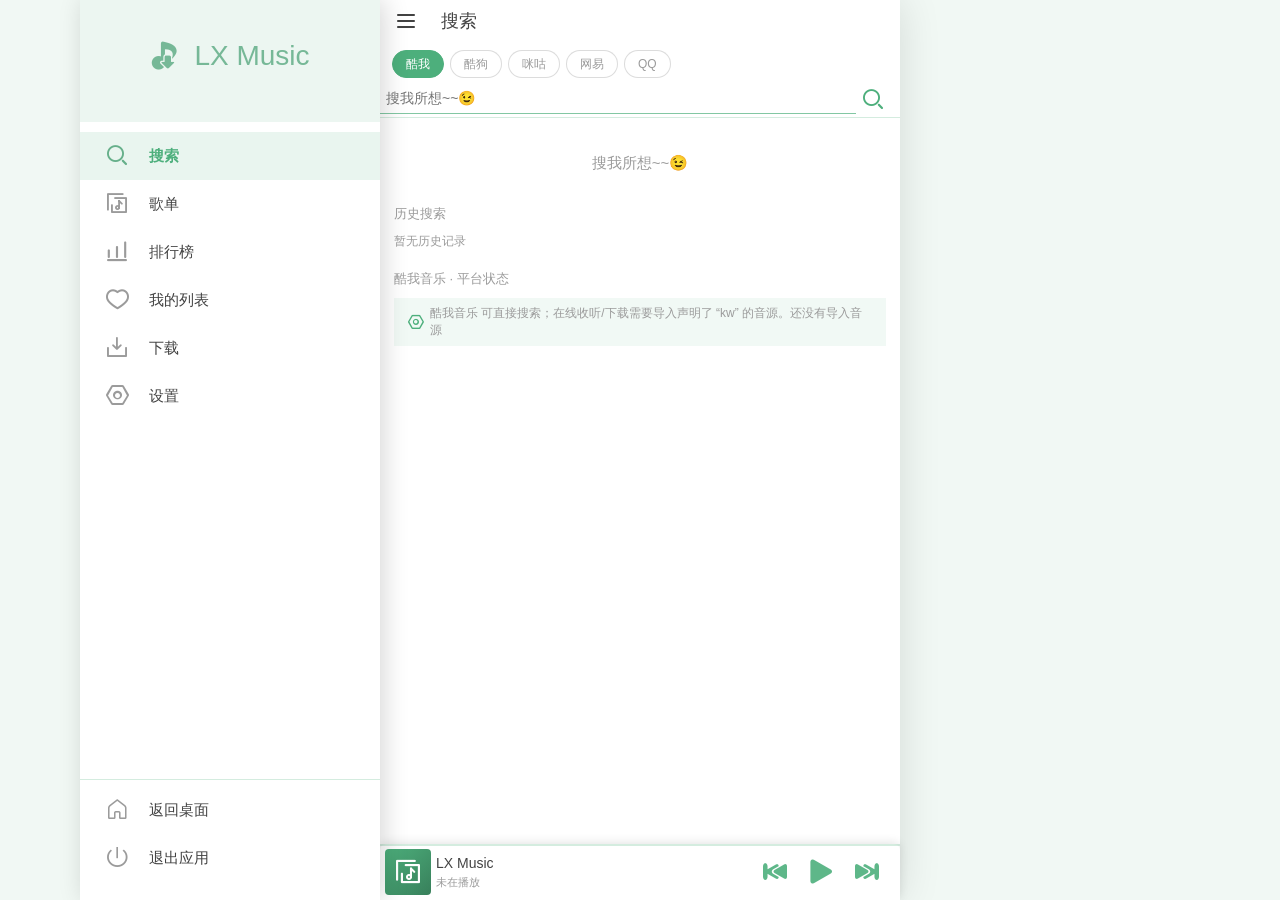
<file: app/index.html>
<!DOCTYPE html>
<html lang="zh-CN" data-theme="green" data-dark="0">
<head>
<meta charset="UTF-8">
<meta name="viewport" content="width=device-width, initial-scale=1, maximum-scale=1, user-scalable=no">
<title>LX Music</title>
<link rel="stylesheet" href="theme-fallback.css">
<link rel="stylesheet" href="icons.css">
<link rel="stylesheet" href="styles.css">
</head>
<body>

<div class="app" id="app">

  <!-- 左侧抽屉：宽 70%，最大 300px -->
  <div class="drawer-mask" id="drawerMask" data-act="close-drawer"></div>
  <aside class="drawer" id="drawer">
    <div class="drawer-head">
      <i class="lx-icon lx-logo"></i><span>LX Music</span>
    </div>
    <nav class="drawer-menus" id="navMenus"></nav>
    <div class="drawer-foot" id="drawerFoot"></div>
  </aside>

  <div class="page">
    <!-- 顶部 Header：42px + 状态栏 -->
    <header class="header" id="header">
      <button class="h-btn" data-act="drawer" aria-label="菜单"><i class="lx-icon lx-menu"></i></button>
      <button class="h-title" data-act="drawer" id="headerTitle">搜索</button>
      <div class="h-extra" id="headerExtra"></div>
    </header>

    <!-- 主区：可横向滑动的 6 个视图 -->
    <main class="view" id="view"></main>

    <!-- 底部播放条 -->
    <div class="playerbar" id="playerBar" data-act="open-detail">
      <div class="pb-progress"><i id="pbProgressFill"></i></div>
      <div class="pb-pic" id="pbPic"><i class="lx-icon lx-album"></i></div>
      <div class="pb-center">
        <div class="pb-title" id="pbTitle">LX Music</div>
        <div class="pb-info" id="pbInfo">未播放</div>
      </div>
      <div class="pb-ctrl">
        <button class="pb-btn" data-act="prev" aria-label="上一首"><i class="lx-icon lx-prevMusic"></i></button>
        <button class="pb-btn" data-act="toggle" id="pbToggle" aria-label="播放"><i class="lx-icon lx-play"></i></button>
        <button class="pb-btn" data-act="next" aria-label="下一首"><i class="lx-icon lx-nextMusic"></i></button>
      </div>
    </div>
  </div>

  <!-- 全屏页面 / 弹层 / 菜单 / Toast -->
  <div class="overlay hidden" id="overlay"></div>
  <div class="modal-root hidden" id="modalRoot"></div>
  <div class="ctx-menu hidden" id="contextMenu"></div>
  <div class="toast hidden" id="toast"></div>
</div>

<script src="i18n.js"></script>
<script src="themes.js"></script>
<script src="data.js"></script>
<script src="engine.js"></script>
<script src="sound-effects.js"></script>
<script src="source-api.js"></script>
<script src="sources.js"></script>
<script src="net-crypto.js"></script>
<script src="platform.js"></script>
<script src="quality.js"></script>
<script src="lyrics.js"></script>
<script src="download.js"></script>
<script src="app.js"></script>
</body>
</html>
</file>
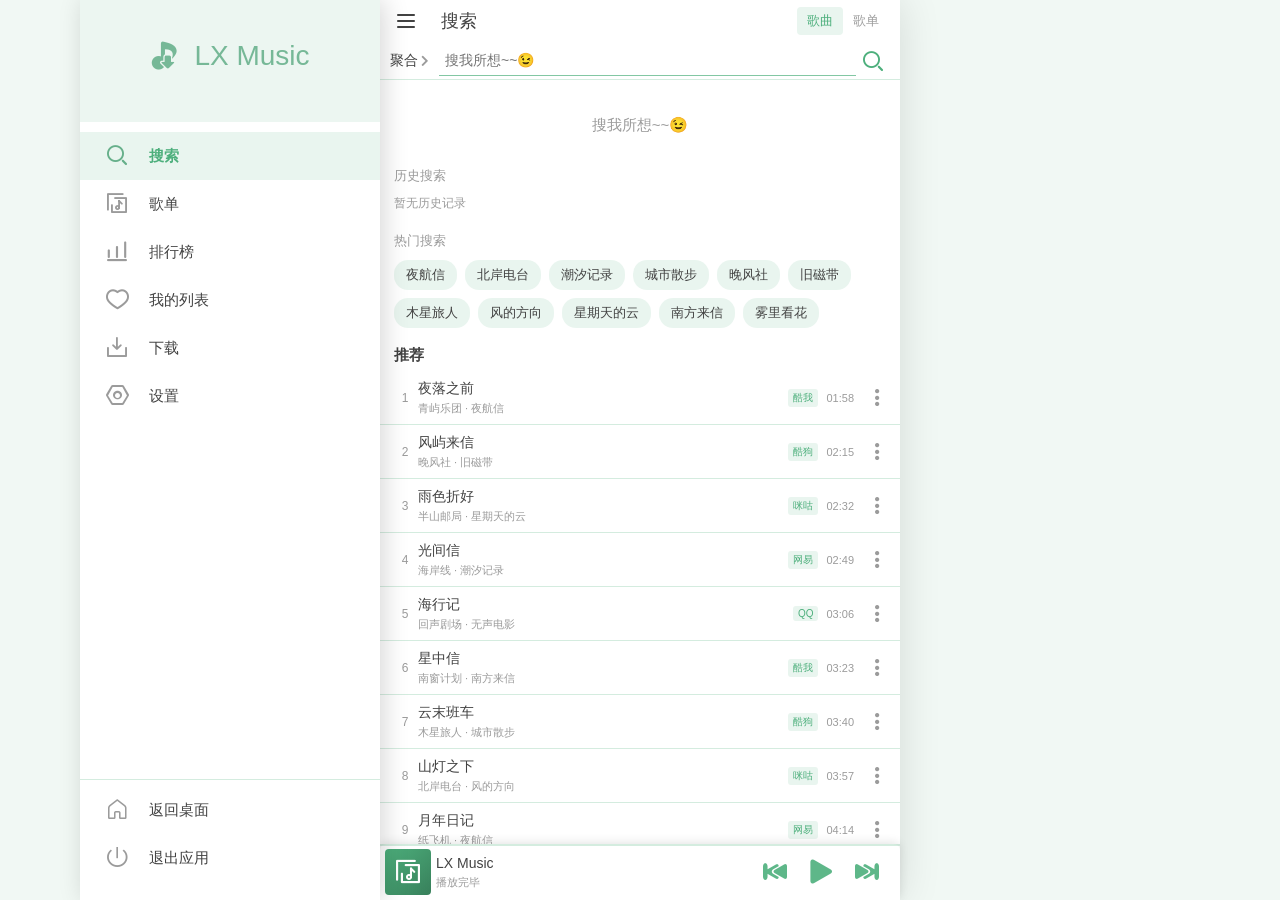
<file: android/out/assets/index.html>
<!DOCTYPE html>
<html lang="zh-CN" data-theme="green" data-dark="0">
<head>
<meta charset="UTF-8">
<meta name="viewport" content="width=device-width, initial-scale=1, maximum-scale=1, user-scalable=no">
<title>LX Music</title>
<style>
/* ===== theme-fallback.css ===== */
:root{
  --c-000: rgb(255,255,255);
  --c-050: rgb(244,244,244);
  --c-100: rgb(233,233,233);
  --c-1000: rgb(33, 33, 33);
  --c-150: rgb(222,222,222);
  --c-200: rgb(211,211,211);
  --c-250: rgb(200,200,200);
  --c-300: rgb(188,188,188);
  --c-350: rgb(177,177,177);
  --c-400: rgb(166,166,166);
  --c-450: rgb(155,155,155);
  --c-500: rgb(144,144,144);
  --c-550: rgb(133,133,133);
  --c-600: rgb(122,122,122);
  --c-650: rgb(111,111,111);
  --c-700: rgb(100,100,100);
  --c-750: rgb(89,89,89);
  --c-800: rgb(77,77,77);
  --c-850: rgb(66,66,66);
  --c-900: rgb(55,55,55);
  --c-950: rgb(44,44,44);
  --c-border-background: rgba(113, 191, 150, 0.30);
  --c-button-background: rgba(182, 222, 201, 0.30);
  --c-button-background-selected: rgba(77, 175, 124, 0.40);
  --c-button-font: rgba(77, 175, 124, 0.90);
  --c-button-font-selected: rgba(69, 158, 112, 0.90);
  --c-content-background: rgb(255,255,255);
  --c-font: rgb(66,66,66);
  --c-font-label: rgb(155,155,155);
  --c-list-header-border-bottom: rgba(77, 175, 124, 0.10);
  --c-primary: rgb(77, 175, 124);
  --c-primary-alpha-100: rgba(77, 175, 124, 0.90);
  --c-primary-alpha-200: rgba(77, 175, 124, 0.80);
  --c-primary-alpha-300: rgba(77, 175, 124, 0.70);
  --c-primary-alpha-400: rgba(77, 175, 124, 0.60);
  --c-primary-alpha-500: rgba(77, 175, 124, 0.50);
  --c-primary-alpha-600: rgba(77, 175, 124, 0.40);
  --c-primary-alpha-700: rgba(77, 175, 124, 0.30);
  --c-primary-alpha-800: rgba(77, 175, 124, 0.20);
  --c-primary-alpha-900: rgba(77, 175, 124, 0.10);
  --c-primary-background: rgba(182, 222, 201, 0.30);
  --c-primary-dark-100: rgb(69,158,112);
  --c-primary-dark-100-alpha-100: rgba(69, 158, 112, 0.90);
  --c-primary-dark-100-alpha-200: rgba(69, 158, 112, 0.80);
  --c-primary-dark-100-alpha-300: rgba(69, 158, 112, 0.70);
  --c-primary-dark-100-alpha-400: rgba(69, 158, 112, 0.60);
  --c-primary-dark-100-alpha-500: rgba(69, 158, 112, 0.50);
  --c-primary-dark-100-alpha-600: rgba(69, 158, 112, 0.40);
  --c-primary-dark-100-alpha-700: rgba(69, 158, 112, 0.30);
  --c-primary-dark-100-alpha-800: rgba(69, 158, 112, 0.20);
  --c-primary-dark-100-alpha-900: rgba(69, 158, 112, 0.10);
  --c-primary-dark-1000: rgb(27,62,44);
  --c-primary-dark-1000-alpha-100: rgba(27, 62, 44, 0.90);
  --c-primary-dark-1000-alpha-200: rgba(27, 62, 44, 0.80);
  --c-primary-dark-1000-alpha-300: rgba(27, 62, 44, 0.70);
  --c-primary-dark-1000-alpha-400: rgba(27, 62, 44, 0.60);
  --c-primary-dark-1000-alpha-500: rgba(27, 62, 44, 0.50);
  --c-primary-dark-1000-alpha-600: rgba(27, 62, 44, 0.40);
  --c-primary-dark-1000-alpha-700: rgba(27, 62, 44, 0.30);
  --c-primary-dark-1000-alpha-800: rgba(27, 62, 44, 0.20);
  --c-primary-dark-1000-alpha-900: rgba(27, 62, 44, 0.10);
  --c-primary-dark-200: rgb(62,142,101);
  --c-primary-dark-200-alpha-100: rgba(62, 142, 101, 0.90);
  --c-primary-dark-200-alpha-200: rgba(62, 142, 101, 0.80);
  --c-primary-dark-200-alpha-300: rgba(62, 142, 101, 0.70);
  --c-primary-dark-200-alpha-400: rgba(62, 142, 101, 0.60);
  --c-primary-dark-200-alpha-500: rgba(62, 142, 101, 0.50);
  --c-primary-dark-200-alpha-600: rgba(62, 142, 101, 0.40);
  --c-primary-dark-200-alpha-700: rgba(62, 142, 101, 0.30);
  --c-primary-dark-200-alpha-800: rgba(62, 142, 101, 0.20);
  --c-primary-dark-200-alpha-900: rgba(62, 142, 101, 0.10);
  --c-primary-dark-300: rgb(56,128,91);
  --c-primary-dark-300-alpha-100: rgba(56, 128, 91, 0.90);
  --c-primary-dark-300-alpha-200: rgba(56, 128, 91, 0.80);
  --c-primary-dark-300-alpha-300: rgba(56, 128, 91, 0.70);
  --c-primary-dark-300-alpha-400: rgba(56, 128, 91, 0.60);
  --c-primary-dark-300-alpha-500: rgba(56, 128, 91, 0.50);
  --c-primary-dark-300-alpha-600: rgba(56, 128, 91, 0.40);
  --c-primary-dark-300-alpha-700: rgba(56, 128, 91, 0.30);
  --c-primary-dark-300-alpha-800: rgba(56, 128, 91, 0.20);
  --c-primary-dark-300-alpha-900: rgba(56, 128, 91, 0.10);
  --c-primary-dark-400: rgb(50,115,82);
  --c-primary-dark-400-alpha-100: rgba(50, 115, 82, 0.90);
  --c-primary-dark-400-alpha-200: rgba(50, 115, 82, 0.80);
  --c-primary-dark-400-alpha-300: rgba(50, 115, 82, 0.70);
  --c-primary-dark-400-alpha-400: rgba(50, 115, 82, 0.60);
  --c-primary-dark-400-alpha-500: rgba(50, 115, 82, 0.50);
  --c-primary-dark-400-alpha-600: rgba(50, 115, 82, 0.40);
  --c-primary-dark-400-alpha-700: rgba(50, 115, 82, 0.30);
  --c-primary-dark-400-alpha-800: rgba(50, 115, 82, 0.20);
  --c-primary-dark-400-alpha-900: rgba(50, 115, 82, 0.10);
  --c-primary-dark-500: rgb(45,104,74);
  --c-primary-dark-500-alpha-100: rgba(45, 104, 74, 0.90);
  --c-primary-dark-500-alpha-200: rgba(45, 104, 74, 0.80);
  --c-primary-dark-500-alpha-300: rgba(45, 104, 74, 0.70);
  --c-primary-dark-500-alpha-400: rgba(45, 104, 74, 0.60);
  --c-primary-dark-500-alpha-500: rgba(45, 104, 74, 0.50);
  --c-primary-dark-500-alpha-600: rgba(45, 104, 74, 0.40);
  --c-primary-dark-500-alpha-700: rgba(45, 104, 74, 0.30);
  --c-primary-dark-500-alpha-800: rgba(45, 104, 74, 0.20);
  --c-primary-dark-500-alpha-900: rgba(45, 104, 74, 0.10);
  --c-primary-dark-600: rgb(41,94,67);
  --c-primary-dark-600-alpha-100: rgba(41, 94, 67, 0.90);
  --c-primary-dark-600-alpha-200: rgba(41, 94, 67, 0.80);
  --c-primary-dark-600-alpha-300: rgba(41, 94, 67, 0.70);
  --c-primary-dark-600-alpha-400: rgba(41, 94, 67, 0.60);
  --c-primary-dark-600-alpha-500: rgba(41, 94, 67, 0.50);
  --c-primary-dark-600-alpha-600: rgba(41, 94, 67, 0.40);
  --c-primary-dark-600-alpha-700: rgba(41, 94, 67, 0.30);
  --c-primary-dark-600-alpha-800: rgba(41, 94, 67, 0.20);
  --c-primary-dark-600-alpha-900: rgba(41, 94, 67, 0.10);
  --c-primary-dark-700: rgb(37,85,60);
  --c-primary-dark-700-alpha-100: rgba(37, 85, 60, 0.90);
  --c-primary-dark-700-alpha-200: rgba(37, 85, 60, 0.80);
  --c-primary-dark-700-alpha-300: rgba(37, 85, 60, 0.70);
  --c-primary-dark-700-alpha-400: rgba(37, 85, 60, 0.60);
  --c-primary-dark-700-alpha-500: rgba(37, 85, 60, 0.50);
  --c-primary-dark-700-alpha-600: rgba(37, 85, 60, 0.40);
  --c-primary-dark-700-alpha-700: rgba(37, 85, 60, 0.30);
  --c-primary-dark-700-alpha-800: rgba(37, 85, 60, 0.20);
  --c-primary-dark-700-alpha-900: rgba(37, 85, 60, 0.10);
  --c-primary-dark-800: rgb(33,77,54);
  --c-primary-dark-800-alpha-100: rgba(33, 77, 54, 0.90);
  --c-primary-dark-800-alpha-200: rgba(33, 77, 54, 0.80);
  --c-primary-dark-800-alpha-300: rgba(33, 77, 54, 0.70);
  --c-primary-dark-800-alpha-400: rgba(33, 77, 54, 0.60);
  --c-primary-dark-800-alpha-500: rgba(33, 77, 54, 0.50);
  --c-primary-dark-800-alpha-600: rgba(33, 77, 54, 0.40);
  --c-primary-dark-800-alpha-700: rgba(33, 77, 54, 0.30);
  --c-primary-dark-800-alpha-800: rgba(33, 77, 54, 0.20);
  --c-primary-dark-800-alpha-900: rgba(33, 77, 54, 0.10);
  --c-primary-dark-900: rgb(30,69,49);
  --c-primary-dark-900-alpha-100: rgba(30, 69, 49, 0.90);
  --c-primary-dark-900-alpha-200: rgba(30, 69, 49, 0.80);
  --c-primary-dark-900-alpha-300: rgba(30, 69, 49, 0.70);
  --c-primary-dark-900-alpha-400: rgba(30, 69, 49, 0.60);
  --c-primary-dark-900-alpha-500: rgba(30, 69, 49, 0.50);
  --c-primary-dark-900-alpha-600: rgba(30, 69, 49, 0.40);
  --c-primary-dark-900-alpha-700: rgba(30, 69, 49, 0.30);
  --c-primary-dark-900-alpha-800: rgba(30, 69, 49, 0.20);
  --c-primary-dark-900-alpha-900: rgba(30, 69, 49, 0.10);
  --c-primary-font: rgb(77, 175, 124);
  --c-primary-font-active: rgba(69, 158, 112, 0.80);
  --c-primary-font-hover: rgba(77, 175, 124, 0.70);
  --c-primary-input-background: rgba(182, 222, 201, 0.30);
  --c-primary-light-100: rgb(113,191,150);
  --c-primary-light-100-alpha-100: rgba(113, 191, 150, 0.90);
  --c-primary-light-100-alpha-200: rgba(113, 191, 150, 0.80);
  --c-primary-light-100-alpha-300: rgba(113, 191, 150, 0.70);
  --c-primary-light-100-alpha-400: rgba(113, 191, 150, 0.60);
  --c-primary-light-100-alpha-500: rgba(113, 191, 150, 0.50);
  --c-primary-light-100-alpha-600: rgba(113, 191, 150, 0.40);
  --c-primary-light-100-alpha-700: rgba(113, 191, 150, 0.30);
  --c-primary-light-100-alpha-800: rgba(113, 191, 150, 0.20);
  --c-primary-light-100-alpha-900: rgba(113, 191, 150, 0.10);
  --c-primary-light-1000: rgb(255,255,255);
  --c-primary-light-1000-alpha-100: rgba(255, 255, 255, 0.90);
  --c-primary-light-1000-alpha-200: rgba(255, 255, 255, 0.80);
  --c-primary-light-1000-alpha-300: rgba(255, 255, 255, 0.70);
  --c-primary-light-1000-alpha-400: rgba(255, 255, 255, 0.60);
  --c-primary-light-1000-alpha-500: rgba(255, 255, 255, 0.50);
  --c-primary-light-1000-alpha-600: rgba(255, 255, 255, 0.40);
  --c-primary-light-1000-alpha-700: rgba(255, 255, 255, 0.30);
  --c-primary-light-1000-alpha-800: rgba(255, 255, 255, 0.20);
  --c-primary-light-1000-alpha-900: rgba(255, 255, 255, 0.10);
  --c-primary-light-200: rgb(141,204,171);
  --c-primary-light-200-alpha-100: rgba(141, 204, 171, 0.90);
  --c-primary-light-200-alpha-200: rgba(141, 204, 171, 0.80);
  --c-primary-light-200-alpha-300: rgba(141, 204, 171, 0.70);
  --c-primary-light-200-alpha-400: rgba(141, 204, 171, 0.60);
  --c-primary-light-200-alpha-500: rgba(141, 204, 171, 0.50);
  --c-primary-light-200-alpha-600: rgba(141, 204, 171, 0.40);
  --c-primary-light-200-alpha-700: rgba(141, 204, 171, 0.30);
  --c-primary-light-200-alpha-800: rgba(141, 204, 171, 0.20);
  --c-primary-light-200-alpha-900: rgba(141, 204, 171, 0.10);
  --c-primary-light-300: rgb(164,214,188);
  --c-primary-light-300-alpha-100: rgba(164, 214, 188, 0.90);
  --c-primary-light-300-alpha-200: rgba(164, 214, 188, 0.80);
  --c-primary-light-300-alpha-300: rgba(164, 214, 188, 0.70);
  --c-primary-light-300-alpha-400: rgba(164, 214, 188, 0.60);
  --c-primary-light-300-alpha-500: rgba(164, 214, 188, 0.50);
  --c-primary-light-300-alpha-600: rgba(164, 214, 188, 0.40);
  --c-primary-light-300-alpha-700: rgba(164, 214, 188, 0.30);
  --c-primary-light-300-alpha-800: rgba(164, 214, 188, 0.20);
  --c-primary-light-300-alpha-900: rgba(164, 214, 188, 0.10);
  --c-primary-light-400: rgb(182,222,201);
  --c-primary-light-400-alpha-100: rgba(182, 222, 201, 0.90);
  --c-primary-light-400-alpha-200: rgba(182, 222, 201, 0.80);
  --c-primary-light-400-alpha-300: rgba(182, 222, 201, 0.70);
  --c-primary-light-400-alpha-400: rgba(182, 222, 201, 0.60);
  --c-primary-light-400-alpha-500: rgba(182, 222, 201, 0.50);
  --c-primary-light-400-alpha-600: rgba(182, 222, 201, 0.40);
  --c-primary-light-400-alpha-700: rgba(182, 222, 201, 0.30);
  --c-primary-light-400-alpha-800: rgba(182, 222, 201, 0.20);
  --c-primary-light-400-alpha-900: rgba(182, 222, 201, 0.10);
  --c-primary-light-500: rgb(197,229,212);
  --c-primary-light-500-alpha-100: rgba(197, 229, 212, 0.90);
  --c-primary-light-500-alpha-200: rgba(197, 229, 212, 0.80);
  --c-primary-light-500-alpha-300: rgba(197, 229, 212, 0.70);
  --c-primary-light-500-alpha-400: rgba(197, 229, 212, 0.60);
  --c-primary-light-500-alpha-500: rgba(197, 229, 212, 0.50);
  --c-primary-light-500-alpha-600: rgba(197, 229, 212, 0.40);
  --c-primary-light-500-alpha-700: rgba(197, 229, 212, 0.30);
  --c-primary-light-500-alpha-800: rgba(197, 229, 212, 0.20);
  --c-primary-light-500-alpha-900: rgba(197, 229, 212, 0.10);
  --c-primary-light-600: rgb(209,234,221);
  --c-primary-light-600-alpha-100: rgba(209, 234, 221, 0.90);
  --c-primary-light-600-alpha-200: rgba(209, 234, 221, 0.80);
  --c-primary-light-600-alpha-300: rgba(209, 234, 221, 0.70);
  --c-primary-light-600-alpha-400: rgba(209, 234, 221, 0.60);
  --c-primary-light-600-alpha-500: rgba(209, 234, 221, 0.50);
  --c-primary-light-600-alpha-600: rgba(209, 234, 221, 0.40);
  --c-primary-light-600-alpha-700: rgba(209, 234, 221, 0.30);
  --c-primary-light-600-alpha-800: rgba(209, 234, 221, 0.20);
  --c-primary-light-600-alpha-900: rgba(209, 234, 221, 0.10);
  --c-primary-light-700: rgb(218,238,228);
  --c-primary-light-700-alpha-100: rgba(218, 238, 228, 0.90);
  --c-primary-light-700-alpha-200: rgba(218, 238, 228, 0.80);
  --c-primary-light-700-alpha-300: rgba(218, 238, 228, 0.70);
  --c-primary-light-700-alpha-400: rgba(218, 238, 228, 0.60);
  --c-primary-light-700-alpha-500: rgba(218, 238, 228, 0.50);
  --c-primary-light-700-alpha-600: rgba(218, 238, 228, 0.40);
  --c-primary-light-700-alpha-700: rgba(218, 238, 228, 0.30);
  --c-primary-light-700-alpha-800: rgba(218, 238, 228, 0.20);
  --c-primary-light-700-alpha-900: rgba(218, 238, 228, 0.10);
  --c-primary-light-800: rgb(225,241,233);
  --c-primary-light-800-alpha-100: rgba(225, 241, 233, 0.90);
  --c-primary-light-800-alpha-200: rgba(225, 241, 233, 0.80);
  --c-primary-light-800-alpha-300: rgba(225, 241, 233, 0.70);
  --c-primary-light-800-alpha-400: rgba(225, 241, 233, 0.60);
  --c-primary-light-800-alpha-500: rgba(225, 241, 233, 0.50);
  --c-primary-light-800-alpha-600: rgba(225, 241, 233, 0.40);
  --c-primary-light-800-alpha-700: rgba(225, 241, 233, 0.30);
  --c-primary-light-800-alpha-800: rgba(225, 241, 233, 0.20);
  --c-primary-light-800-alpha-900: rgba(225, 241, 233, 0.10);
  --c-primary-light-900: rgb(231,244,237);
  --c-primary-light-900-alpha-100: rgba(231, 244, 237, 0.90);
  --c-primary-light-900-alpha-200: rgba(231, 244, 237, 0.80);
  --c-primary-light-900-alpha-300: rgba(231, 244, 237, 0.70);
  --c-primary-light-900-alpha-400: rgba(231, 244, 237, 0.60);
  --c-primary-light-900-alpha-500: rgba(231, 244, 237, 0.50);
  --c-primary-light-900-alpha-600: rgba(231, 244, 237, 0.40);
  --c-primary-light-900-alpha-700: rgba(231, 244, 237, 0.30);
  --c-primary-light-900-alpha-800: rgba(231, 244, 237, 0.20);
  --c-primary-light-900-alpha-900: rgba(231, 244, 237, 0.10);
  --c-theme: rgb(77, 175, 124);
  --c-main-background: rgba(255,255,255,1);
  --c-app-background: var(--c-primary-light-600-alpha-700);
}

/* ===== icons.css ===== */
/* icomoon — 与 LX Music v1.9.2 完全相同的图标字体与码点 */
@font-face{font-family:"lxicon";src:url("[data-uri]") format("truetype");font-weight:normal;font-style:normal;font-display:block}
.lx-icon{font-family:"lxicon"!important;font-style:normal;font-weight:normal;font-variant:normal;text-transform:none;line-height:1;speak:none;-webkit-font-smoothing:antialiased;display:inline-block}
.lx-share:before{content:"\e933"}
.lx-full_stop:before{content:"\e92f"}
.lx-sd-card:before{content:"\e930"}
.lx-help:before{content:"\e92e"}
.lx-checkbox-blank-outline:before{content:"\e92b"}
.lx-checkbox-marked:before{content:"\e92c"}
.lx-minus-box:before{content:"\e92d"}
.lx-home:before{content:"\e92a"}
.lx-menu:before{content:"\e920"}
.lx-chevron-left:before{content:"\e910"}
.lx-chevron-right:before{content:"\e929"}
.lx-back-2:before{content:"\e91c"}
.lx-remove:before{content:"\e928"}
.lx-chevron-left-2:before{content:"\e90f"}
.lx-chevron-right-2:before{content:"\e91d"}
.lx-slider:before{content:"\e927"}
.lx-lyric-off:before{content:"\e931"}
.lx-lyric-on:before{content:"\e932"}
.lx-comment:before{content:"\e918"}
.lx-playback-rate:before{content:"\e91a"}
.lx-volume-mute:before{content:"\e922"}
.lx-volume-off:before{content:"\e923"}
.lx-volume-low:before{content:"\e924"}
.lx-volume-medium:before{content:"\e925"}
.lx-volume-higt:before{content:"\e926"}
.lx-eraser:before{content:"\e917"}
.lx-available_updates:before{content:"\e911"}
.lx-music_time:before{content:"\e900"}
.lx-list-loop:before{content:"\e901"}
.lx-list-random:before{content:"\e902"}
.lx-list-order:before{content:"\e903"}
.lx-single-loop:before{content:"\e904"}
.lx-single:before{content:"\e919"}
.lx-play-outline:before{content:"\e921"}
.lx-exit2:before{content:"\e91f"}
.lx-exit:before{content:"\e91e"}
.lx-logo:before{content:"\e915"}
.lx-add_folder:before{content:"\e912"}
.lx-thumbs-up:before{content:"\e91b"}
.lx-add-music:before{content:"\e916"}
.lx-dots-vertical:before{content:"\e913"}
.lx-close:before{content:"\e90e"}
.lx-pause:before{content:"\e90d"}
.lx-play:before{content:"\e905"}
.lx-prevMusic:before{content:"\e914"}
.lx-nextMusic:before{content:"\e906"}
.lx-setting:before{content:"\e907"}
.lx-download-2:before{content:"\e908"}
.lx-love:before{content:"\e909"}
.lx-leaderboard:before{content:"\e90a"}
.lx-album:before{content:"\e90b"}
.lx-search-2:before{content:"\e90c"}


/* ===== styles.css ===== */
/* LX Music v1.9.2 界面样式
 * 尺寸口径：HEADER_HEIGHT=42、LIST_ITEM_HEIGHT=54、抽屉 70%/≤300px、
 * PlayerBar 按钮 46×46 / 图标 24px、搜索栏 38px。
 * 颜色全部取自 themes.js 生成的 --c-* 变量（与原版派生算法一致）。
 */
* { box-sizing: border-box; -webkit-tap-highlight-color: transparent; }
html, body { margin: 0; height: 100%; overflow: hidden; }
body {
  font-family: -apple-system, BlinkMacSystemFont, "Segoe UI", "PingFang SC", "Microsoft YaHei", sans-serif;
  font-size: 14px; color: var(--c-font, #424242);
  background: var(--c-app-background, #f2faf6);
}
button, input, select, textarea { font: inherit; color: inherit; }
button { background: none; border: 0; padding: 0; cursor: pointer; }
.hidden { display: none !important; }
.lx-icon { font-size: 20px; color: inherit; }

.app { position: relative; display: flex; flex-direction: column; height: 100%;
  background: var(--c-app-background); }
.page { display: flex; flex-direction: column; flex: 1; min-height: 0;
  background: var(--c-main-background); }

/* ---------------------------------------------------------------- 抽屉 */
.drawer-mask { position: fixed; inset: 0; background: rgba(0,0,0,.38); z-index: 40;
  opacity: 0; pointer-events: none; transition: opacity .2s; }
.drawer-mask.show { opacity: 1; pointer-events: auto; }
.drawer { position: fixed; top: 0; bottom: 0; left: 0; z-index: 41;
  width: 70%; max-width: 300px; display: flex; flex-direction: column;
  background: var(--c-content-background, #fff);
  transform: translateX(-100%); transition: transform .22s ease;
  box-shadow: 4px 0 24px rgba(0,0,0,.16); }
.drawer.open { transform: none; }
.drawer-head { padding: 40px 16px 50px; display: flex; align-items: center; justify-content: center;
  background: var(--c-primary-light-700-alpha-500, #daeee4);
  color: var(--c-primary-dark-100-alpha-300, #459e70); }
.drawer-head .lx-icon { font-size: 28px; }
.drawer-head span { margin-left: 16px; font-size: 28px; font-weight: 500; }
.drawer-menus { flex: 1; overflow-y: auto; padding: 10px 0; }
.nav-item { display: flex; align-items: center; width: 100%; padding: 13px 25px;
  color: var(--c-font); text-align: left; }
.nav-item .ni-icon { width: 24px; text-align: center; color: var(--c-font-label); }
.nav-item .ni-icon .lx-icon { font-size: 20px; }
.nav-item .ni-text { padding-left: 20px; font-size: 15px; }
.nav-item.active { background: var(--c-primary-background, rgba(182,222,201,.3)); }
.nav-item.active .ni-icon { color: var(--c-primary-font-active); }
.nav-item.active .ni-text { color: var(--c-primary-font, var(--c-primary)); font-weight: 600; }
.nav-badge { margin-left: auto; font-size: 11px; min-width: 18px; height: 18px; line-height: 18px;
  text-align: center; border-radius: 9px; background: var(--c-badge-primary, #4daf7c); color: #fff; }
.drawer-foot { border-top: 1px solid var(--c-border-background); padding: 6px 0 18px; }

/* ---------------------------------------------------------------- Header */
.header { height: 42px; min-height: 42px; display: flex; align-items: center;
  padding: 0 5px; z-index: 10; background: var(--c-main-background); }
.h-btn { width: 42px; height: 42px; display: flex; align-items: center; justify-content: center;
  color: var(--c-font); }
.h-btn .lx-icon { font-size: 18px; }
.h-title { flex: 1; height: 42px; text-align: left; padding-left: 14px; font-size: 18px;
  color: var(--c-font); }
.h-extra { display: flex; align-items: center; gap: 4px; }
.h-extra .lx-icon { font-size: 18px; }
.type-tabs { display: flex; align-items: center; margin-right: 6px; }
.type-tabs button { padding: 5px 10px; font-size: 13px; color: var(--c-font-label); border-radius: 4px; }
.type-tabs button.on { color: var(--c-primary-font, var(--c-primary)); background: var(--c-button-background); }

/* ---------------------------------------------------------------- 主区 */
.view { flex: 1; min-height: 0; overflow-y: auto; overflow-x: hidden;
  background: var(--c-main-background); -webkit-overflow-scrolling: touch; }
.pad { padding: 10px 12px 24px; }

/* 搜索页 */
.searchbar { height: 38px; display: flex; align-items: center; padding-right: 10px;
  border-bottom: 1px solid var(--c-border-background); z-index: 2; }
.src-select { position: relative; height: 100%; display: flex; align-items: center;
  padding: 0 10px; gap: 3px; color: var(--c-font); font-size: 14px; }
.src-select .lx-icon { font-size: 12px; color: var(--c-font-label); }
.search-input { flex: 1; height: 30px; border: 0; outline: 0; background: transparent;
  border-bottom: 1px solid var(--c-primary-alpha-300, rgba(77,175,124,.7)); padding: 0 6px; font-size: 14px; }
.search-go { width: 34px; height: 34px; display: flex; align-items: center; justify-content: center;
  color: var(--c-primary-font, var(--c-primary)); }
.tip-section { padding: 14px 14px 6px; }
.tip-title { font-size: 13px; color: var(--c-font-label); margin-bottom: 10px; }
.chips { display: flex; flex-wrap: wrap; gap: 8px; }
.chip { padding: 6px 12px; border-radius: 14px; font-size: 13px;
  background: var(--c-button-background, rgba(182,222,201,.3)); color: var(--c-font); }
.welcome { text-align: center; color: var(--c-font-label); padding: 36px 0 18px; font-size: 15px; }
.sec-head { display: flex; align-items: center; justify-content: space-between;
  padding: 12px 14px 6px; }
.sec-head h3 { margin: 0; font-size: 15px; font-weight: 600; }
.sec-head .lx-icon { font-size: 16px; color: var(--c-font-label); }

/* 歌曲列表：行高 54 */
.music-list { width: 100%; }
.m-row { height: 54px; display: flex; align-items: center; padding: 0 8px 0 12px;
  border-bottom: 1px solid var(--c-border-background, rgba(0,0,0,.06)); }
.m-row:active { background: var(--c-button-background); }
.m-row.playing .m-name { color: var(--c-primary-font, var(--c-primary)); }
.m-idx { width: 26px; flex: none; text-align: center; color: var(--c-font-label); font-size: 12px; }
.m-main { flex: 1; min-width: 0; }
.m-name { font-size: 14px; white-space: nowrap; overflow: hidden; text-overflow: ellipsis; }
.m-sub { font-size: 11px; color: var(--c-font-label); margin-top: 3px;
  white-space: nowrap; overflow: hidden; text-overflow: ellipsis; }
.m-meta { flex: none; font-size: 11px; color: var(--c-font-label); padding: 0 8px; text-align: right; }
.m-src { flex: none; font-size: 10px; padding: 2px 5px; border-radius: 3px;
  background: var(--c-button-background); color: var(--c-primary-font, var(--c-primary)); }
.m-act { flex: none; width: 30px; height: 40px; display: flex; align-items: center; justify-content: center;
  color: var(--c-font-label); }
.m-act .lx-icon { font-size: 17px; }
.list-header { display: flex; align-items: center; gap: 8px; padding: 10px 12px;
  border-bottom: 1px solid var(--c-list-header-border-bottom, rgba(77,175,124,.1)); }
.btn { padding: 6px 12px; border-radius: 5px; font-size: 13px;
  background: var(--c-button-background); color: var(--c-font); }
.btn.primary { background: var(--c-primary); color: #fff; }
.btn.ghost { background: transparent; border: 1px solid var(--c-border-background); }
.btn.sm { padding: 4px 9px; font-size: 12px; }
.chk { width: 18px; height: 18px; flex: none; }

/* 卡片网格（歌单 / 榜单） */
.grid { display: grid; grid-template-columns: repeat(2, 1fr); gap: 10px; padding: 10px 12px; }
.card { border-radius: 8px; overflow: hidden; background: var(--c-content-background);
  border: 1px solid var(--c-border-background); }
.card-cover { height: 92px; display: flex; align-items: flex-end; padding: 10px;
  color: #fff; font-size: 16px; font-weight: 600;
  background: linear-gradient(135deg, var(--card-color, #4daf7c), rgba(0,0,0,.18)); }
.card-body { padding: 8px 10px 10px; }
.card-name { font-size: 13px; line-height: 1.35; height: 36px; overflow: hidden; }
.card-sub { font-size: 11px; color: var(--c-font-label); margin-top: 5px; }
.tabs-scroll { display: flex; gap: 6px; overflow-x: auto; padding: 9px 12px; white-space: nowrap; }
.tabs-scroll button { padding: 5px 11px; border-radius: 13px; font-size: 12px;
  background: var(--c-button-background); color: var(--c-font-label); }
.tabs-scroll button.on { background: var(--c-primary); color: #fff; }

/* 我的列表：左右布局 */
.mylist-layout { display: flex; min-height: 100%; }
.list-nav { width: 118px; flex: none; border-right: 1px solid var(--c-border-background); }
.list-nav button { display: block; width: 100%; text-align: left; padding: 12px 10px;
  font-size: 13px; color: var(--c-font-label); border-left: 3px solid transparent; }
.list-nav button.on { color: var(--c-primary-font, var(--c-primary));
  border-left-color: var(--c-primary); background: var(--c-button-background); }
.list-content { flex: 1; min-width: 0; }
.multi-bar { display: flex; align-items: center; gap: 6px; padding: 8px 10px;
  background: var(--c-button-background); flex-wrap: wrap; }

/* 设置 */
.set-group { padding: 0 0 6px; }
.set-group-title { padding: 14px 14px 7px; font-size: 12px; color: var(--c-primary-font, var(--c-primary)); }
.set-row { display: flex; align-items: center; min-height: 50px; padding: 8px 14px;
  border-bottom: 1px solid var(--c-border-background); gap: 10px; }
.set-row .sr-main { flex: 1; min-width: 0; }
.set-row .sr-name { font-size: 14px; }
.set-row .sr-desc { font-size: 11px; color: var(--c-font-label); margin-top: 3px; }
.set-row select, .set-row input[type=number], .set-row input[type=text] {
  border: 1px solid var(--c-border-background); background: var(--c-content-background);
  border-radius: 4px; padding: 5px 7px; font-size: 13px; max-width: 130px; }
.switch { position: relative; width: 40px; height: 22px; flex: none; }
.switch input { opacity: 0; width: 0; height: 0; }
.switch i { position: absolute; inset: 0; border-radius: 11px; background: var(--c-200, #d3d3d3);
  transition: .2s; }
.switch i:before { content: ''; position: absolute; width: 18px; height: 18px; left: 2px; top: 2px;
  border-radius: 50%; background: #fff; transition: .2s; }
.switch input:checked + i { background: var(--c-primary); }
.switch input:checked + i:before { transform: translateX(18px); }
.theme-grid { display: grid; grid-template-columns: repeat(4, 1fr); gap: 8px; padding: 8px 14px 14px; }
.theme-dot { height: 46px; border-radius: 6px; border: 2px solid transparent;
  display: flex; align-items: flex-end; justify-content: center; padding-bottom: 4px;
  font-size: 10px; color: #fff; text-shadow: 0 1px 2px rgba(0,0,0,.5); }
.theme-dot.on { border-color: var(--c-font); }

/* 下载 */
.dl-stats { display: flex; gap: 8px; padding: 12px; }
.dl-stat { flex: 1; text-align: center; padding: 10px 4px; border-radius: 7px;
  background: var(--c-button-background); }
.dl-stat b { display: block; font-size: 19px; color: var(--c-primary-font, var(--c-primary)); }
.dl-stat span { font-size: 11px; color: var(--c-font-label); }
.dl-item { padding: 10px 14px; border-bottom: 1px solid var(--c-border-background); }
.dl-head { display: flex; align-items: center; gap: 8px; }
.dl-name { flex: 1; min-width: 0; font-size: 14px; white-space: nowrap; overflow: hidden; text-overflow: ellipsis; }
.dl-state { font-size: 11px; color: var(--c-font-label); }
.dl-bar { height: 5px; border-radius: 3px; background: var(--c-100, #e9e9e9); margin: 8px 0 6px; overflow: hidden; }
.dl-bar i { display: block; height: 100%; background: var(--c-primary); transition: width .15s; }
.dl-meta { font-size: 11px; color: var(--c-font-label); display: flex; justify-content: space-between; }
.dl-acts { display: flex; gap: 6px; margin-top: 8px; flex-wrap: wrap; }
.dl-acts button { font-size: 12px; padding: 4px 10px; border-radius: 4px;
  background: var(--c-button-background); }

/* PlayerBar */
.playerbar { position: relative; flex: none; min-height: 56px; display: flex; align-items: center;
  padding: 5px 5px 5px 5px; background: var(--c-content-background, #fff);
  border-top-left-radius: 6px; border-top-right-radius: 6px;
  box-shadow: 0 -2px 10px rgba(0,0,0,.10); z-index: 12; }
.pb-progress { position: absolute; left: 0; right: 0; top: 0; height: 2px;
  background: var(--c-border-background); }
.pb-progress i { display: block; height: 100%; width: 0; background: var(--c-primary); }
.pb-pic { width: 46px; height: 46px; flex: none; border-radius: 4px; display: flex;
  align-items: center; justify-content: center; color: #fff;
  background: linear-gradient(135deg, var(--c-primary), var(--c-primary-dark-300, #2c7a53)); }
.pb-pic .lx-icon { font-size: 24px; }
.pb-center { flex: 1; min-width: 0; padding-left: 5px; }
.pb-title { font-size: 14px; white-space: nowrap; overflow: hidden; text-overflow: ellipsis; }
.pb-info { font-size: 11px; color: var(--c-font-label); margin-top: 4px;
  white-space: nowrap; overflow: hidden; text-overflow: ellipsis; }
.pb-ctrl { display: flex; align-items: center; flex: none; padding: 0 5px; }
.pb-btn { width: 46px; height: 46px; display: flex; align-items: center; justify-content: center;
  color: var(--c-button-font, var(--c-primary)); }
.pb-btn .lx-icon { font-size: 24px; }

/* 全屏页面 / 播放详情 / 评论 */
.overlay { position: fixed; inset: 0; z-index: 50; background: var(--c-main-background);
  display: flex; flex-direction: column; }
.ov-head { height: 48px; flex: none; display: flex; align-items: center; gap: 12px;
  padding: 0 12px; border-bottom: 1px solid var(--c-border-background); }
.ov-head .lx-icon { font-size: 20px; }
.ov-head h2 { margin: 0; font-size: 16px; font-weight: 600; flex: 1; }
.ov-body { flex: 1; min-height: 0; overflow-y: auto; }
.detail-cover { width: 62%; max-width: 260px; aspect-ratio: 1; margin: 22px auto 16px;
  border-radius: 8px; display: flex; align-items: center; justify-content: center;
  color: #fff; background: linear-gradient(135deg, var(--c-primary), var(--c-primary-dark-400, #256b48));
  box-shadow: 0 8px 26px rgba(0,0,0,.18); }
.detail-cover .lx-icon { font-size: 76px; }
.detail-title { text-align: center; font-size: 18px; }
.detail-sub { text-align: center; font-size: 12px; color: var(--c-font-label); margin-top: 5px; }
.lyric { padding: 18px 20px 30px; text-align: center; }
.lyric p { margin: 11px 0; font-size: 14px; color: var(--c-font-label); transition: .2s; }
.lyric p.on { color: var(--c-primary-font, var(--c-primary)); font-size: 16px; font-weight: 600; }
.player-ctl { flex: none; padding: 8px 18px 24px; }
.time-row { display: flex; justify-content: space-between; font-size: 11px; color: var(--c-font-label); }
.seek { width: 100%; height: 4px; margin: 8px 0 12px; accent-color: var(--c-primary); }
.ctl-row { display: flex; align-items: center; justify-content: space-around; }
.ctl-row button { width: 48px; height: 48px; color: var(--c-primary-font, var(--c-primary)); }
.ctl-row .lx-icon { font-size: 24px; }
.ctl-row .big .lx-icon { font-size: 38px; }
.cm-item { padding: 12px 14px; border-bottom: 1px solid var(--c-border-background); }
.cm-user { font-size: 13px; color: var(--c-primary-font, var(--c-primary)); }
.cm-time { font-size: 11px; color: var(--c-font-label); margin-left: 8px; }
.cm-text { font-size: 14px; margin: 7px 0; line-height: 1.5; }
.cm-acts { font-size: 12px; color: var(--c-font-label); display: flex; gap: 16px; }

/* 弹层 / 菜单 / Toast */
.modal-root { position: fixed; inset: 0; z-index: 60; background: rgba(0,0,0,.42);
  display: flex; align-items: center; justify-content: center; padding: 24px; }
.modal { width: 100%; max-width: 320px; border-radius: 10px; padding: 18px;
  background: var(--c-content-background, #fff); box-shadow: 0 10px 40px rgba(0,0,0,.2); }
.modal h3 { margin: 0 0 10px; font-size: 16px; }
.modal p { font-size: 13px; color: var(--c-font-label); line-height: 1.6; }
.modal input, .modal select { width: 100%; padding: 8px; margin: 8px 0;
  border: 1px solid var(--c-border-background); border-radius: 5px; background: transparent; }
.modal-acts { display: flex; justify-content: flex-end; gap: 8px; margin-top: 14px; }
.ctx-menu { position: fixed; z-index: 70; min-width: 160px; padding: 5px 0; border-radius: 7px;
  background: var(--c-content-background, #fff); box-shadow: 0 6px 24px rgba(0,0,0,.22); }
.ctx-menu button { display: block; width: 100%; text-align: left; padding: 11px 16px; font-size: 14px; }
.ctx-menu button:active { background: var(--c-button-background); }
.toast { position: fixed; left: 50%; bottom: 84px; transform: translateX(-50%); z-index: 80;
  max-width: 84%; padding: 9px 16px; border-radius: 18px; font-size: 13px;
  background: rgba(30,30,30,.86); color: #fff; }
.empty { text-align: center; color: var(--c-font-label); padding: 46px 20px; font-size: 13px; }
.empty .lx-icon { display: block; font-size: 40px; margin-bottom: 12px; opacity: .5; }

/* 深色主题微调 */
[data-dark="1"] .pb-pic, [data-dark="1"] .card-cover { filter: brightness(.85); }
[data-dark="1"] .chip, [data-dark="1"] .btn { color: var(--c-font); }

@media (min-width: 760px) {
  .app { max-width: 520px; margin: 0 auto; box-shadow: 0 0 40px rgba(0,0,0,.12); }
  .drawer { left: max(0px, calc(50% - 260px)); }
}

</style>
</head>
<body>

<div class="app" id="app">

  <!-- 左侧抽屉：宽 70%，最大 300px -->
  <div class="drawer-mask" id="drawerMask" data-act="close-drawer"></div>
  <aside class="drawer" id="drawer">
    <div class="drawer-head">
      <i class="lx-icon lx-logo"></i><span>LX Music</span>
    </div>
    <nav class="drawer-menus" id="navMenus"></nav>
    <div class="drawer-foot" id="drawerFoot"></div>
  </aside>

  <div class="page">
    <!-- 顶部 Header：42px + 状态栏 -->
    <header class="header" id="header">
      <button class="h-btn" data-act="drawer" aria-label="菜单"><i class="lx-icon lx-menu"></i></button>
      <button class="h-title" data-act="drawer" id="headerTitle">搜索</button>
      <div class="h-extra" id="headerExtra"></div>
    </header>

    <!-- 主区：可横向滑动的 6 个视图 -->
    <main class="view" id="view"></main>

    <!-- 底部播放条 -->
    <div class="playerbar" id="playerBar" data-act="open-detail">
      <div class="pb-progress"><i id="pbProgressFill"></i></div>
      <div class="pb-pic" id="pbPic"><i class="lx-icon lx-album"></i></div>
      <div class="pb-center">
        <div class="pb-title" id="pbTitle">LX Music</div>
        <div class="pb-info" id="pbInfo">未播放</div>
      </div>
      <div class="pb-ctrl">
        <button class="pb-btn" data-act="prev" aria-label="上一首"><i class="lx-icon lx-prevMusic"></i></button>
        <button class="pb-btn" data-act="toggle" id="pbToggle" aria-label="播放"><i class="lx-icon lx-play"></i></button>
        <button class="pb-btn" data-act="next" aria-label="下一首"><i class="lx-icon lx-nextMusic"></i></button>
      </div>
    </div>
  </div>

  <!-- 全屏页面 / 弹层 / 菜单 / Toast -->
  <div class="overlay hidden" id="overlay"></div>
  <div class="modal-root hidden" id="modalRoot"></div>
  <div class="ctx-menu hidden" id="contextMenu"></div>
  <div class="toast hidden" id="toast"></div>
</div>

<script>/* ===== i18n.js ===== */
/* LX Music v1.9.2 zh-cn 界面文案（520 条，取自 Apache-2.0 开源项目，用于界面一致） */
window.LXI18N = {"add_to":"添加到...","agree":"行行行","agree_go":"去开启","agree_to":"去设置","back":"返回","back_home":"返回桌面","cancel":"取消","cancel_button_text_2":"不不不，点错了","change_position":"调整位置","change_position_list_title":"调整列表位置","change_position_music_multi_title":"将已选的 {num} 首歌曲的位置调整到","change_position_music_title":"将「{name}」的位置调整到","change_position_tip":"请输入新的位置","close":"关闭","collect":"收藏","collect_songlist":"收藏歌单","collect_success":"收藏成功","collect_toplist":"收藏排行榜","comment_hide_text":"收起评论","comment_not support":"该歌曲不支持获取评论","comment_refresh":"这已经是「{name}」的评论啦","comment_show_image":"显示图片","comment_show_text":"展开评论","comment_tab_hot":"热门 {total}","comment_tab_new":"最新 {total}","comment_title":"「{name}」的评论","confirm":"确认","confirm_button_text":"是的","confirm_tip":"再确认一下，你真的要这样做吗？","copy_name":"分享歌曲","copy_name_tip":"已复制","create_new_folder":"新建文件夹","create_new_folder_error_tip":"输入的名称不合法","create_new_folder_tip":"请输入新文件夹名","date_format_hour":"{num} 小时前","date_format_minute":"{num} 分钟前","date_format_second":"{num} 秒前","deep_link__handle_error_tip":"调用失败：{message}","deep_link_file_js_confirm_tip":"确认要导入自定义源文件「{name}」吗？","deep_link_file_lxmc_confirm_tip":"确认要导入列表文件「{name}」吗？","delete":"移除","dialog_cancel":"我不","dialog_confirm":"好的","disagree":"我就不","disagree_tip":"那算了...🙄","dislike":"不喜欢","duplicate_list_tip":"你之前已收藏过列表「{name}」，是否需要更新里面的歌曲？","edit_metadata":"编辑标签","exit_app_tip":"确定要退出应用吗？","ignoring_battery_optimization_check_tip":"LX Music 没有在「忽略电池优化」的白名单中，这可能会导致在后台播放音乐时被系统暂停。是否将 LX Music 加入该白名单中？","ignoring_battery_optimization_check_title":"后台运行权限设置提醒","input_error":"不要乱输好吧😡","list_add_btn_title":"把该歌曲添加到「{name}」","list_add_tip_exists":"列表已经存在这首歌啦，不要再点我啦~😡","list_add_title_first_add":"添加","list_add_title_first_move":"移动","list_add_title_last":"到...","list_create":"新建列表","list_create_input_placeholder":"你想起啥名...","list_duplicate_tip":"已存在同名列表，是否继续创建？","list_edit_action_tip_add_failed":"添加失败","list_edit_action_tip_add_success":"添加成功","list_edit_action_tip_exist":"该列表已经有这首歌啦","list_edit_action_tip_move_failed":"移动失败","list_edit_action_tip_move_success":"移动成功","list_edit_action_tip_remove_success":"移除成功","list_end":"到底啦~","list_error":"加载失败😥，点击尝试重新加载","list_export":"导出","list_export_part_desc":"选择列表文件保存位置","list_import":"导入","list_import_part_button_cancel":"不要啊","list_import_part_button_confirm":"覆盖掉","list_import_part_confirm":"导入的列表「{importName}」与本地列表「{localName}」的 ID 相同，是否覆盖本地列表？","list_import_part_confirm_tip":"备份文件中列表与现有列表 ID 相同时，现有列表内歌曲将被覆盖，是否继续？\n若你不确定后果，建议先备份现有列表再来继续！","list_import_part_desc":"选择列表文件","list_import_tip__alldata":"这是一个「所有数据」备份文件，你需要去这里导入：\n\n设置 → 备份与恢复 → 列表数据 → 导入列表","list_import_tip__failed":"导入失败","list_import_tip__playlist":"这是一个「列表」备份文件，你需要去这里导入：\n\n设置 → 备份与恢复 → 列表数据 → 导入列表","list_import_tip__playlist_part":"这是一个「单列表」文件，你需要去这里导入：\n\n我的列表 → 点击任意一个列表名右侧的菜单按钮 → 在弹出的菜单中选择「导入」","list_import_tip__setting":"这是一个「设置」备份文件，移动版不支持导入此类文件","list_import_tip__unknown":"未知的文件类型，请尝试升级到最新版本后再试","list_loading":"加载中...","list_multi_add_title_first_add":"添加已选的","list_multi_add_title_first_move":"移动已选的","list_multi_add_title_last":"首歌曲到...","list_name_default":"试听列表","list_name_love":"我的收藏","list_name_temp":"临时列表","list_remove":"移除","list_remove_cache":"清理缓存","list_remove_cache_fail_tip":"清理失败：{msg}","list_remove_cache_success_tip":"清理完成","list_remove_music_multi_tip":"你真的想要移除所选的 {num} 首歌曲吗？","list_remove_tip":"你真的想要移除「{name}」吗？","list_remove_tip_button":"是的，没错","list_rename":"重命名","list_rename_title":"重命名列表","list_select_all":"全选","list_select_cancel":"取消","list_select_local_file":"添加本地歌曲","list_select_local_file_desc":"选择本地歌曲文件夹","list_select_local_file_empty_tip":"没有在当前文件夹中发现歌曲","list_select_local_file_result_failed_tip":"共发现 {total} 首歌曲，成功添加 {success} 首，失败 {failed} 首，可到错误日志查看添加失败的歌曲","list_select_local_file_result_tip":"共发现 {total} 首歌曲，已全部添加！","list_select_local_file_temp_add_tip":"共找到 {total} 个符合要求的文件，已快速添加到当前列表，现在将进入文件标签读取流程，请勿退出应用！","list_select_range":"区间","list_select_single":"单选","list_select_unall":"反选","list_sort":"排序歌曲","list_sort_modal_by_album":"专辑名","list_sort_modal_by_down":"降序","list_sort_modal_by_field":"排序字段","list_sort_modal_by_name":"歌曲名","list_sort_modal_by_random":"随机乱序","list_sort_modal_by_singer":"艺术家","list_sort_modal_by_source":"歌曲来源平台","list_sort_modal_by_time":"时长","list_sort_modal_by_type":"排序类别","list_sort_modal_by_up":"升序","list_sync":"更新","list_sync_confirm_tip":"这将会把「{name}」内的歌曲替换成在线列表的歌曲，你确认要更新吗？","list_update_error":"「{name}」更新失败","list_update_success":"「{name}」更新成功","list_updating":"更新中","lists__duplicate":"重复歌曲","lists_dislike_music_add_tip":"已添加","lists_dislike_music_singer_tip":"你真的不喜欢「{singer}」的「{name}」吗？","lists_dislike_music_tip":"你真的不喜欢「{name}」吗？","load_failed":"啊~加载失败了😥","loading":"加载中...","location":"来自{location}","lyric__load_error":"歌词获取失败","metadata_edit_modal_confirm":"保存","metadata_edit_modal_failed":"保存失败，详情可查看错误日志","metadata_edit_modal_file_name":"文件名","metadata_edit_modal_file_path":"文件路径","metadata_edit_modal_form_album_name":"专辑名","metadata_edit_modal_form_lyric":"LRC 歌词","metadata_edit_modal_form_match_lyric":"在线匹配","metadata_edit_modal_form_match_lyric_failed":"在线歌词匹配失败","metadata_edit_modal_form_match_lyric_success":"歌词匹配成功🎉","metadata_edit_modal_form_match_pic":"在线匹配","metadata_edit_modal_form_match_pic_failed":"在线匹配封面失败","metadata_edit_modal_form_match_pic_success":"封面匹配成功🎉","metadata_edit_modal_form_name":"歌曲名","metadata_edit_modal_form_parse_name":"从文件名解析歌曲名、艺术家","metadata_edit_modal_form_parse_name_singer":"歌曲名 - 艺术家","metadata_edit_modal_form_parse_singer_name":"艺术家 - 歌曲名","metadata_edit_modal_form_pic":"歌曲专辑封面","metadata_edit_modal_form_remove_lyric":"清空","metadata_edit_modal_form_remove_pic":"移除图片","metadata_edit_modal_form_select_pic":"选择图片","metadata_edit_modal_form_select_pic_title":"选择歌曲专辑封面图片","metadata_edit_modal_form_singer":"艺术家","metadata_edit_modal_processing":"写入中...","metadata_edit_modal_success":"保存成功","metadata_edit_modal_tip":"歌曲名不能为空","metadata_edit_modal_title":"编辑歌曲标签","move_to":"移动到...","music_source_detail":"歌曲详情页","music_toggle__confirm":"确认","music_toggle__duplicate_tip":"列表中已存在相同的歌曲，是否将其移除并继续？","name":"歌曲名：{name}","nav_exit":"退出应用","nav_love":"我的列表","nav_search":"搜索","nav_setting":"设置","nav_songlist":"歌单","nav_top":"排行榜","never_show":"不再提醒","no_item":"列表竟然是空的...","notifications_check_tip":"你没有允许 LX Music 显示通知，或 LX Music 通知设置里的「MusicService」通知被禁用，这将无法使用通知栏进行暂停、切歌等操作，是否去开启？","notifications_check_title":"通知权限提醒","ok":"我知道了","open_storage_error_tip":"输入的路径不合法","open_storage_not_found_title":"未找到外置存储卡，请手动在下方输入路径以指定外置存储器","open_storage_select_managed_folder_failed_tip":"选择存储路径失败：{msg}","open_storage_select_path":"打开存储路径","open_storage_select_path_tip":"提示：对于外部存储，在授予存储权限后仍然无法访问时，可以点击下面的按钮选择允许访问的路径。","open_storage_tip":"输入存储路径","open_storage_title":"请手动在下方输入路径以指定外置存储器","parent_dir_name":"上一级文件夹","pause":"暂停","play":"播放","play_all":"播放全部","play_detail_setting_lrc_align":"歌词对齐方式","play_detail_setting_lrc_align_center":"居中","play_detail_setting_lrc_align_left":"居左","play_detail_setting_lrc_align_right":"居右","play_detail_setting_lrc_font_size":"歌词字体大小","play_detail_setting_playback_rate":"播放速率","play_detail_setting_playback_rate_reset":"重置","play_detail_setting_show_lyric_progress_setting":"允许通过拖拽歌词调整播放进度","play_detail_setting_title":"播放器设置","play_detail_setting_volume":"音量大小","play_detail_todo_tip":"你想干嘛？不可以的，这个功能还没有实现哦😛，不过你可以试着长按来定位当前播放的歌曲（仅对播放「我的列表」里的歌曲有效哦）","play_later":"稍后播放","play_list_loop":"列表循环播放","play_list_order":"顺序播放","play_list_random":"随机播放","play_next":"下一曲","play_prev":"上一曲","play_single":"禁用歌曲切换","play_single_loop":"单曲循环播放","player__buffering":"缓冲中...","player__end":"播放完毕","player__error":"音频加载出错，5 秒后切换下一首","player__getting_url":"歌曲链接获取中...","player__getting_url_delay_retry":"服务器繁忙，{time} 秒后重试...","player__loading":"音乐加载中...","player__refresh_url":"URL 过期，正在刷新 URL...","player_cache_migrating":"歌曲缓存迁移中，请稍等 ⌛️","quality_high_quality":"HQ","quality_lossless":"SQ","quality_lossless_24bit":"24bit","search__welcome":"搜我所想~~😉","search_history_search":"历史搜索","search_hot_search":"热门搜索","search_type_music":"歌曲","search_type_songlist":"歌单","setting__other_dislike_list":"「不喜欢的歌曲」规则","setting__other_dislike_list_label":"规则数量：{num}","setting__other_dislike_list_saved_tip":"已保存","setting__other_lyric_raw_clear_btn":"清理歌词缓存","setting__other_lyric_raw_label":"歌词数量：","setting__other_meta_cache":"其他缓存管理","setting__other_music_url_clear_btn":"清理歌曲 URL 缓存","setting__other_music_url_label":"歌曲 URL 数量：","setting__other_other_source_clear_btn":"清理换源歌曲缓存","setting__other_other_source_label":"换源歌曲信息数量：","setting__other_resource_cache":"资源缓存管理（包括歌曲、图片缓存）","setting_about":"关于 LX Music","setting_backup":"备份与恢复","setting_backup_all":"所有数据（列表数据与设置数据）","setting_backup_all_export":"导出","setting_backup_all_export_desc":"选择备份保存位置","setting_backup_all_import":"导入","setting_backup_all_import_desc":"选择备份文件","setting_backup_part":"列表数据（与桌面版列表备份文件通用）","setting_backup_part_export_list":"导出列表","setting_backup_part_export_list_desc":"选择歌单备份文件保存位置","setting_backup_part_export_list_tip_failed":"歌单导出失败","setting_backup_part_export_list_tip_success":"导出成功","setting_backup_part_export_list_tip_zip":"📦文件打包中...\n若文件太大可能需要一些时间⏳","setting_backup_part_export_setting":"导出设置","setting_backup_part_export_setting_desc":"选择设置保存位置","setting_backup_part_import_list":"导入列表","setting_backup_part_import_list_desc":"选择列表备份文件","setting_backup_part_import_list_tip_error":"列表导入失败😕","setting_backup_part_import_list_tip_running":"🚀正在努力导入中...\n若列表太大可能需要一些时间⏳","setting_backup_part_import_list_tip_success":"导入成功🎉","setting_backup_part_import_list_tip_unzip":"📦文件解析中...\n若文件太大可能需要一些时间⏳","setting_backup_part_import_setting":"导入设置","setting_backup_part_import_setting_desc":"选择配置文件","setting_basic":"基本设置","setting_basic_allow_progress_bar_seek":"允许通过底栏进度条调整播放进度","setting_basic_always_keep_statusbar_height":"总是保留状态栏高度","setting_basic_always_keep_statusbar_height_tip":"默认情况下，软件会动态判断是否需要为系统状态栏保留间距，但如果在你的设备上出现软件可交互内容与状态栏内容显示重叠的情况，可以启用该选项以始终为系统状态栏保留空间。","setting_basic_animation":"弹出层随机动画","setting_basic_auto_hide_play_bar":"弹出键盘时自动隐藏播放栏","setting_basic_drawer_layout_position":"导航、收藏列表弹出方向","setting_basic_drawer_layout_position_left":"左侧","setting_basic_drawer_layout_position_right":"右侧","setting_basic_font_size":"字体大小设置（重启后生效）","setting_basic_font_size_100":"标准","setting_basic_font_size_110":"大","setting_basic_font_size_120":"更大","setting_basic_font_size_130":"非常大","setting_basic_font_size_80":"更小","setting_basic_font_size_90":"小","setting_basic_font_size_preview":"LX Music 字体大小预览","setting_basic_home_page_scroll":"启用竖屏首页横向滚动","setting_basic_lang":"语言","setting_basic_share_type":"分享方式","setting_basic_share_type_clipboard":"复制到剪贴板","setting_basic_share_type_system":"使用系统分享","setting_basic_show_animation":"显示动画效果","setting_basic_show_back_btn":"显示返回桌面按钮","setting_basic_show_exit_btn":"显示退出应用按钮","setting_basic_source":"自定义源","setting_basic_source_direct":"试听接口（这是最后的选择...）","setting_basic_source_status_failed":"初始化失败","setting_basic_source_status_initing":"初始化中","setting_basic_source_status_success":"初始化成功","setting_basic_source_temp":"临时接口（软件的某些功能不可用，建议测试接口不可用再使用本接口）","setting_basic_source_test":"测试接口（几乎软件的所有功能都可用）","setting_basic_source_title":"选择自定义源","setting_basic_source_user_api_btn":"自定义源管理","setting_basic_sourcename":"歌曲来源名称","setting_basic_sourcename_alias":"别名","setting_basic_sourcename_real":"原名","setting_basic_sourcename_title":"选择歌曲来源名称类型","setting_basic_startup_auto_play":"启动后自动播放音乐","setting_basic_startup_push_play_detail_screen":"启动后打开播放详情页","setting_basic_theme":"主题颜色","setting_basic_theme_auto_theme":"跟随系统亮、暗模式切换主题","setting_basic_theme_dynamic_bg":"使用动态背景","setting_basic_theme_font_shadow":"启用字体阴影","setting_basic_theme_hide_bg_dark":"隐藏黑色主题背景","setting_basic_theme_more_btn_show":"更多主题","setting_basic_use_system_file_selector":"使用系统文件选择器","setting_basic_use_system_file_selector_tip":"启用该选项后，导入备份文件、自定义源等操作将不需要申请存储权限，但可能在某些系统上不可用。\n\n若启用该选项后无法导入文件，则可关闭该选项，回退到软件内置文件选择器。","setting_dislike_list_input_tip":"歌曲名@艺术家\n歌曲名\n@艺术家","setting_dislike_list_tips":"1. 每条一行，若歌曲或者艺术家名字中存在「@」符号，需要将其替换成「#」\n2. 指定某艺术家的某首歌：歌曲名@艺术家\n3. 指定某首歌：歌曲名\n4. 指定某艺术家：@艺术家","setting_list":"列表设置","setting_list_add_music_location_type":"添加歌曲到列表时的位置","setting_list_add_music_location_type_bottom":"底部","setting_list_add_music_location_type_top":"顶部","setting_list_click_action":"点击列表里的歌曲时自动切换到当前列表播放（仅对「歌单」和「排行榜」有效）","setting_list_show interval":"显示歌曲时长","setting_list_show_album_name":"显示歌曲专辑名","setting_lyric_desktop":"桌面歌词","setting_lyric_desktop_enable":"显示歌词","setting_lyric_desktop_lock":"锁定歌词","setting_lyric_desktop_maxlineNum":"最大行数","setting_lyric_desktop_permission_tip":"桌面歌词功能需要在系统权限设置中授予 LX Music 显示悬浮窗口的权限才能使用，是否去相关界面授予该权限？","setting_lyric_desktop_single_line":"使用单行歌词","setting_lyric_desktop_text_opacity":"歌词字体透明度","setting_lyric_desktop_text_size":"歌词字体大小","setting_lyric_desktop_text_x":"歌词水平对齐方式","setting_lyric_desktop_text_x_center":"居中","setting_lyric_desktop_text_x_left":"居左","setting_lyric_desktop_text_x_right":"居右","setting_lyric_desktop_text_y":"歌词垂直对齐方式","setting_lyric_desktop_text_y_bottom":"居底","setting_lyric_desktop_text_y_center":"居中","setting_lyric_desktop_text_y_top":"居顶","setting_lyric_desktop_theme":"歌词主题色","setting_lyric_desktop_toggle_anima":"显示歌词切换动画","setting_lyric_desktop_view_width":"窗口百分比宽度","setting_other":"其他","setting_other_cache":"缓存管理（包括歌曲、歌词、错误日志等缓存，若没有歌曲播放相关的问题则不建议清理）","setting_other_cache_clear_btn":"清理缓存","setting_other_cache_clear_success_tip":"缓存清理完成","setting_other_cache_getting":"统计缓存中...","setting_other_cache_size":"当前已用缓存大小：","setting_other_dislike_list_show_btn":"编辑规则","setting_other_log":"错误日志（运行发生异常时的日志）","setting_other_log_btn_clean":"清空","setting_other_log_btn_hide":"关闭","setting_other_log_btn_show":"查看日志","setting_other_log_sync_log":"记录同步日志","setting_other_log_tip_clean_success":"日志清理完成","setting_other_log_tip_null":"日志是空的哦~","setting_other_log_user_api_log":"记录自定义源日志","setting_play_audio_offload":"启用音频卸载","setting_play_audio_offload_tip":"启用音频卸载可以节省耗电量，但在某些设备上可能会出现所有歌曲都提示「音频加载出错」或「无法完整播放整首歌」的问题，这是由于当前系统的 bug 导致的。\n\n对于遇到这个问题的人可以关闭该选项后完全重启应用再试。","setting_play_auto_clean_played_list":"自动清空已播放列表","setting_play_auto_clean_played_list_tip":"随机播放模式下，通过点击「与播放列表相同的列表」内的歌曲切歌时，若启用「自动清空已播放列表」，则已播放的歌曲将重新参与随机播放。","setting_play_cache_size":"最大缓存大小（MiB）","setting_play_cache_size_no_cache":"禁用缓存","setting_play_cache_size_save_tip":"缓存设置完毕，重启应用后生效","setting_play_handle_audio_focus":"其他应用播放声音时，自动暂停播放","setting_play_handle_audio_focus_tip":"重启应用后生效","setting_play_lyric_transition":"显示歌词翻译","setting_play_play_quality":"优先播放的音质（如果可用）","setting_play_s2t":"将播放的中文歌词转换为繁体","setting_play_save_play_time":"记住播放进度","setting_play_show_bluetooth_full_lyric":"显示完整蓝牙歌词（需设备支持）","setting_play_show_bluetooth_lyric":"显示蓝牙歌词","setting_play_show_notification_image":"在通知栏显示歌曲专辑封面图片","setting_play_show_roma":"显示歌词罗马音（如果可用）","setting_play_show_translation":"显示歌词翻译（如果可用）","setting_player":"播放设置","setting_player_save_play_time":"记住播放进度","setting_search":"搜索设置","setting_search_show_history_search":"显示历史搜索记录","setting_search_show_hot_search":"显示热门搜索","setting_sync":"数据同步","setting_sync_address":"当前设备地址：{address}","setting_sync_code_blocked_ip":"当前设备的 IP 已被服务端封禁！","setting_sync_code_fail":"连接码无效","setting_sync_code_input_tip":"请输入连接码","setting_sync_code_label":"首次连接需要输入连接码","setting_sync_enable":"启用同步","setting_sync_history":"历史地址","setting_sync_history_empty":"这里啥也没有😮","setting_sync_history_title":"连接历史","setting_sync_host_label":"同步服务地址","setting_sync_host_value_error_tip":"地址需要以「http://」或「https://」开头！","setting_sync_host_value_tip":"http://<IP 地址>:<端口号>","setting_sync_port_label":"同步服务端口号","setting_sync_port_tip":"请输入同步服务端口号","setting_sync_status":"状态：{status}","setting_sync_status_enabled":"已连接","setting_theme":"主题设置","setting_version":"软件更新","setting_version_show_ver_modal":"打开更新窗口 🚀","share_card_title_music":"将「{name}」分享到...","share_title_music":"歌曲分享","singer":"艺术家：{name}","songlist_hot":"最热","songlist_hot_collect":"热藏","songlist_new":"最新","songlist_open":"打开","songlist_open_input_placeholder":"输入歌单链接或歌单 ID","songlist_open_input_tip":"1. 不支持跨源打开歌单，请确认要打开的歌单与当前选择的歌单来源是否对应\n2. 若遇到无法打开的歌单链接，欢迎反馈\n3. 酷狗源歌单不支持用歌单 ID 或概念版链接打开，但支持用普通版链接或酷狗码打开\n4. 网易源「私人雷达」歌单需要 Token 才能打开，企鹅源个人歌单需要将个人主页公开才能打开，请参阅软件文档的「常见问题」","songlist_recommend":"推荐","songlist_rise":"飙升","songlist_tag_default":"默认","songlist_tag_hot":"热门","songlist_tags":"歌单类别","source_alias_all":"聚合大会","source_alias_bd":"小杜音乐","source_alias_kg":"小枸音乐","source_alias_kw":"小蜗音乐","source_alias_mg":"小蜜音乐","source_alias_tx":"小秋音乐","source_alias_wy":"小芸音乐","source_real_all":"聚合搜索","source_real_bd":"百度音乐","source_real_kg":"酷狗音乐","source_real_kw":"酷我音乐","source_real_mg":"咪咕音乐","source_real_tx":"企鹅音乐","source_real_wy":"网易音乐","stop":"停止","stopped":"已停止","storage_file_no_match":"选择的文件不符合要求！","storage_file_no_select_file_failed_tip":"使用系统文件选择器选择文件失败，是否回退到软件内置文件选择器？","storage_permission_tip_disagree":"你个骗纸，刚刚问你，你都说同意的，最后又拒绝，哼 🥺","storage_permission_tip_disagree_ask_again":"该功能无法使用，因为你已经永久拒绝洛雪访问手机存储😫。\n若想继续，你需要去👉系统权限管理👈将洛雪的存储权限设置为「允许」","storage_permission_tip_request":"使用该功能需要允许洛雪访问手机存储，是否同意并继续？","sync__dislike_mode_merge_tip_desc":"合并两边列表内容并去重","sync__dislike_mode_other_tip_desc":"「取消同步」将不使用「不喜欢的歌曲」列表同步功能","sync__dislike_mode_overwrite_tip_desc":"被覆盖者的列表将被替换成覆盖者的列表","sync__dislike_mode_title":"选择与「{name}」的「不喜欢的歌曲」列表同步方式","sync__list_mode_merge_tip_desc":"将两边的列表合并到一起，相同的歌曲将被去掉（去掉的是被合并者的歌曲），不同的歌曲将被添加。","sync__list_mode_other_tip_desc":"“取消同步”将不使用列表同步功能。","sync__list_mode_overwrite_tip_desc":"被覆盖者与覆盖者列表 ID 相同的列表将被删除后替换成覆盖者的列表（列表 ID 不同的列表将被合并到一起）。若勾选「完全覆盖」，则被覆盖者的所有列表将被移除，然后替换成覆盖者的列表。","sync__list_mode_title":"选择与「{name}」的列表同步方式","sync__mode_merge_btn_local_remote":"「本机列表」合并「远程列表」","sync__mode_merge_btn_remote_local":"「远程列表」合并「本机列表」","sync__mode_merge_tip":"合并：","sync__mode_other_label":"其他","sync__mode_other_tip":"其他：","sync__mode_overwrite":"完全覆盖","sync__mode_overwrite_btn_cancel":"取消同步","sync__mode_overwrite_btn_local_remote":"「本机列表」覆盖「远程列表」","sync__mode_overwrite_btn_remote_local":"「远程列表」覆盖「本机列表」","sync__mode_overwrite_label":"覆盖","sync__mode_overwrite_tip":"覆盖：","sync_status_disabled":"未连接","theme_black":"黑灯瞎火","theme_blue":"蓝田生玉","theme_blue2":"清热版蓝","theme_blue_plus":"蛋雅深蓝","theme_brown":"泥牛入海","theme_china_ink":"近墨者黑","theme_green":"绿意盎然","theme_grey":"灰常美丽","theme_happy_new_year":"新年快乐","theme_mid_autumn":"月里嫦娥","theme_ming":"青出于黑","theme_naruto":"木叶之村","theme_orange":"橙黄橘绿","theme_pink":"粉装玉琢","theme_purple":"重斤球紫","theme_red":"热情似火","timeout_exit_btn_cancel":"取消定时","timeout_exit_btn_update":"更新定时","timeout_exit_btn_wait_cancel":"取消退出","timeout_exit_btn_wait_tip":"计时已结束，正在等待退出...","timeout_exit_input_tip":"输入倒计时分钟数","timeout_exit_label_isPlayed":"等待歌曲播放完毕再停止播放","timeout_exit_min":"分钟","timeout_exit_tip_cancel":"已取消定时停止播放","timeout_exit_tip_max":"最多只能设置 {num} 分钟哦","timeout_exit_tip_off":"设置定时停止播放","timeout_exit_tip_on":"{time} 后停止播放","toggle_source":"歌曲换源","toggle_source_failed":"换源失败，请尝试手动在搜索页指定其他来源搜索该歌曲播放","toggle_source_try":"尝试切换到其他来源...","understand":"已了解 👌","user_api__init_failed_alert":"自定义源「{name}」初始化失败：","user_api_add_failed_tip":"无效的自定义源文件","user_api_allow_show_update_alert":"允许显示更新弹窗","user_api_btn_import":"导入","user_api_btn_import_local":"本地导入","user_api_btn_import_online":"在线导入","user_api_btn_import_online_input_confirm":"导入","user_api_btn_import_online_input_loading":"导入中...","user_api_btn_import_online_input_tip":"请输入 HTTP 链接","user_api_empty":"这里竟然是空的 😲","user_api_import_desc":"选择自定义源文件","user_api_import_failed_tip":"自定义源导入失败：\n{message}","user_api_import_success_tip":"导入成功 🎉","user_api_max_tip":"最多只能同时存在 20 个源哦🤪\n想要继续导入的话，请先移除一些旧的源腾出位置吧","user_api_note":"提示：虽然我们已经尽可能地隔离了脚本的运行环境，但导入包含恶意行为的脚本仍可能会影响你的系统，请谨慎导入。","user_api_readme":"源编写说明：","user_api_remove_tip":"你真的要移除「{name}」吗？","user_api_title":"自定义源管理（实验性）","user_api_update_alert":"自定义源「{name}」发现新版本","user_api_update_alert_open_url":"打开更新地址","version_btn_close":"关闭","version_btn_downloading":"正在努力下载中... {current}/{total} ({progress}%)","version_btn_failed":"重试","version_btn_ignore":"忽略","version_btn_ignore_cancel":"取消忽略","version_btn_min":"后台下载","version_btn_new":"更新","version_btn_unknown":"项目首页","version_btn_update":"安装","version_label_change_log":"更新说明：","version_label_current_ver":"当前版本：","version_label_history":"历史版本：","version_label_latest_ver":"最新版本：","version_tip_checking":"检查更新中...⏳","version_tip_downloaded":"安装包已经下载完毕。","version_tip_failed":"安装包下载失败，你可以重试或者去项目地址手动下载新版更新。\n💡提示：一般多点几次重试即可正常更新！","version_tip_latest":"软件已是最新，尽情地体验吧~🥂","version_tip_min":"已切换到后台下载，你可以去「设置 → 软件更新」重新打开本弹窗哦","version_tip_unknown":"获取最新版本信息失败，建议手动去项目地址检查是否有新版本","version_title_checking":"⏳ 检查更新中 ⏳","version_title_failed":"❌ 下载失败 ❌","version_title_latest":"🎉 当前版本已是最新 🎊","version_title_new":"🌟 发现新版本 🌟","version_title_unknown":"❓ 获取最新版本信息失败 ❓","version_title_update":"🚀 软件更新 🚀"};

</script>
<script>/* ===== themes.js ===== */
/* LX Music v1.9.2 主题系统
 * 移植自开源项目 src/theme/themes/{colorUtils,utils,themes/index}.js|.ts
 * 用同一套 primary 派生 232 个 c-primary-* 变量 + buildActiveThemeColors 别名，
 * 因此 16 套主题的每一处配色都与原版一致。
 */
(function () {
  'use strict';

  function parse(c) {
    var m = String(c).match(/-?[\d.]+/g);
    return m ? { r: +m[0], g: +m[1], b: +m[2], a: m.length > 3 ? +m[3] : null } : { r: 0, g: 0, b: 0, a: null };
  }
  function shade(p, c0) {
    var c = parse(c0), n = p < 0, t = n ? 0 : 255 * p, P = n ? 1 + p : 1 - p;
    var rgb = 'rgb' + (c.a == null ? '(' : 'a(') + Math.round(c.r * P + t) + ',' +
      Math.round(c.g * P + t) + ',' + Math.round(c.b * P + t);
    return rgb + (c.a == null ? ')' : ',' + c.a + ')');
  }
  function alphaShade(p, color) {
    var c = parse(color), n = p < 0, a;
    if (c.a != null) {
      a = c.a - (n ? (1 - c.a) * p : c.a * p);
      a = n ? Math.max(0, a) : Math.min(1, a);
    } else a = Math.min(1, 1 - p);
    return 'rgba(' + parseInt(c.r, 10) + ', ' + parseInt(c.g, 10) + ', ' +
      parseInt(c.b, 10) + ', ' + a.toFixed(2) + ')';
  }
  function pad3(n) { return ('000' + n).slice(-3); }

  function createThemeColors(primary, font, isDark) {
    var colors = { 'c-primary': primary }, pre, i, j;
    pre = primary;
    for (i = 1; i < 11; i++) {
      pre = shade(isDark ? 0.2 : -0.1, pre);
      colors['c-primary-dark-' + i * 100] = pre;
      for (j = 1; j < 10; j++) {
        colors['c-primary-dark-' + i * 100 + '-alpha-' + j * 100] = alphaShade(0.1 * j, pre);
        colors['c-primary-alpha-' + j * 100] = alphaShade(0.1 * j, primary);
      }
    }
    pre = primary;
    for (i = 1; i < 10; i++) {
      pre = shade(isDark ? -0.1 : 0.2, pre);
      colors['c-primary-light-' + i * 100] = pre;
      for (j = 1; j < 10; j++)
        colors['c-primary-light-' + i * 100 + '-alpha-' + j * 100] = alphaShade(0.1 * j, pre);
    }
    pre = shade(isDark ? -0.35 : 1, pre);
    colors['c-primary-light-1000'] = pre;
    for (j = 1; j < 10; j++)
      colors['c-primary-light-1000-alpha-' + j * 100] = alphaShade(0.1 * j, pre);
    colors['c-theme'] = isDark ? colors['c-primary-light-900'] : primary;

    var f = font || (isDark ? 'rgb(229, 229, 229)' : 'rgb(33, 33, 33)');
    colors['c-1000'] = f;
    if (isDark) {
      pre = f;
      for (i = 1; i < 21; i++) { pre = shade(-0.05, pre); colors['c-' + pad3(1000 - 50 * i)] = pre; }
    } else {
      for (i = 1; i < 21; i++) colors['c-' + pad3(1000 - 50 * i)] = shade(0.05 * i, f);
    }
    return colors;
  }

  // id / 名称 / primary / 是否深色 —— 全部取自 createThemes.js
  var THEMES = [
    { id: 'green', name: '绿意盎然', primary: 'rgb(77, 175, 124)' },
    { id: 'blue', name: '蓝田生玉', primary: 'rgb(52, 152, 219)' },
    { id: 'blue_plus', name: '蛋雅深蓝', primary: 'rgb(77, 131, 175)' },
    { id: 'orange', name: '橙黄橘绿', primary: 'rgb(245, 171, 53)' },
    { id: 'brown', name: '泥牛入海', primary: 'rgba(188, 128, 68, 1)' },
    { id: 'red', name: '热情似火', primary: 'rgb(214, 69, 65)' },
    { id: 'pink', name: '粉装玉琢', primary: 'rgb(241, 130, 141)' },
    { id: 'purple', name: '重斤球紫', primary: 'rgb(155, 89, 182)' },
    { id: 'grey', name: '灰常美丽', primary: 'rgb(108, 122, 137)' },
    { id: 'ming', name: '青出于黑', primary: 'rgb(51, 110, 123)' },
    { id: 'blue2', name: '清热板蓝', primary: 'rgb(79, 98, 208)' },
    { id: 'black', name: '黑灯瞎火', primary: 'rgb(190, 190, 190)', dark: true },
    { id: 'mid_autumn', name: '月里嫦娥', primary: 'rgb(74, 55, 82)' },
    { id: 'naruto', name: '木叶之村', primary: 'rgb(87, 144, 167)' },
    { id: 'china_ink', name: '近墨者黑', primary: 'rgba(47, 47, 47, 1)' },
    { id: 'happy_new_year', name: '新年快乐', primary: 'rgb(192, 57, 43)' }
  ];

  var ALIASES = {
    'c-font': 'c-850', 'c-font-label': 'c-450', 'c-primary-font': 'c-primary',
    'c-primary-font-hover': 'c-primary-alpha-300',
    'c-primary-font-active': 'c-primary-dark-100-alpha-200',
    'c-primary-background': 'c-primary-light-400-alpha-700',
    'c-primary-input-background': 'c-primary-light-400-alpha-700',
    'c-button-font': 'c-primary-alpha-100',
    'c-button-font-selected': 'c-primary-dark-100-alpha-100',
    'c-button-background': 'c-primary-light-400-alpha-700',
    'c-button-background-selected': 'c-primary-alpha-600',
    'c-button-background-hover': 'c-primary-light-300-alpha-600',
    'c-button-background-active': 'c-primary-light-100-alpha-600',
    'c-list-header-border-bottom': 'c-primary-alpha-900',
    'c-content-background': 'c-primary-light-1000',
    'c-border-background': 'c-primary-light-100-alpha-700'
  };

  function build(t) {
    var dark = !!t.dark;
    var cols = createThemeColors(t.primary, dark ? 'rgb(255, 255, 255)' : 'rgb(33, 33, 33)', dark);
    var out = {};
    Object.keys(cols).forEach(function (k) { out[k] = cols[k]; });
    Object.keys(ALIASES).forEach(function (k) { out[k] = cols[ALIASES[k]] || ''; });
    out['c-main-background'] = dark ? 'rgba(19, 19, 19, 0.95)' : 'rgba(255, 255, 255, 1)';
    out['c-app-background'] = dark ? 'rgba(0, 0, 0, 0)' : 'var(--c-primary-light-600-alpha-700)';
    out['c-badge-primary'] = dark ? cols['c-primary-dark-200'] : cols['c-primary'];
    out['c-badge-secondary'] = dark ? cols['c-primary'] : '#4baed5';
    out['c-badge-tertiary'] = dark ? cols['c-primary-dark-300'] : '#e7aa36';
    return out;
  }

  function apply(id) {
    var t = THEMES.filter(function (x) { return x.id === id; })[0] || THEMES[0];
    var cols = build(t), root = document.documentElement;
    Object.keys(cols).forEach(function (k) {
      var v = String(cols[k] || '').replace(/var\((c-[^)]+)\)/g, 'var(--$1)');
      root.style.setProperty('--' + k, v);
    });
    root.setAttribute('data-theme', t.id);
    root.setAttribute('data-dark', t.dark ? '1' : '0');
    return t;
  }

  window.LXTheme = { list: THEMES, apply: apply, build: build, colors: createThemeColors };
})();

</script>
<script>/* ===== data.js ===== */
/* 演示数据层
 * 结构、榜单名称、来源名称、分类标签沿用 LX Music v1.9.2 的界面口径；
 * 曲目/歌手/专辑/歌词/评论为本地原创演示内容（本实现不接真实音源、不发起网络请求）。
 */
(function () {
  'use strict';

  var SOURCES = [
    { id: 'kw', name: '酷我音乐', short: '酷我' },
    { id: 'kg', name: '酷狗音乐', short: '酷狗' },
    { id: 'mg', name: '咪咕音乐', short: '咪咕' },
    { id: 'wy', name: '网易云音乐', short: '网易' },
    { id: 'tx', name: 'QQ音乐', short: 'QQ' }
  ];

  // 榜单名称取自 v1.9.2 Hermes bundle 字符串表（evidence/ui-contexts.txt）
  var BOARDS = [
    { id: 'kw__16', name: '飙升榜', desc: '酷我音乐', color: '#4daf7c' },
    { id: 'kw__17', name: '热歌榜', desc: '酷我音乐', color: '#e57b58' },
    { id: 'kw__3', name: '酷我热歌榜', desc: '酷我音乐', color: '#d64541' },
    { id: 'kw__22', name: 'ACG新歌榜', desc: '酷我音乐', color: '#9b59b6' },
    { id: 'kw__26', name: '抖音榜', desc: '酷我音乐', color: '#4f62d0' },
    { id: 'kw__27', name: '快手热歌榜', desc: '酷我音乐', color: '#f5ab35' },
    { id: 'kw__28', name: 'KTV唛榜', desc: '酷我音乐', color: '#e1828d' },
    { id: 'kw__29', name: 'K歌金曲榜', desc: '酷我音乐', color: '#bc8044' },
    { id: 'kw__30', name: 'Vlog音乐榜', desc: '酷我音乐', color: '#4baed5' },
    { id: 'kw__31', name: '最强翻唱榜', desc: '酷我音乐', color: '#7fb575' },
    { id: 'kw__32', name: '经典怀旧榜', desc: '酷我音乐', color: '#af9479' },
    { id: 'kw__33', name: '小语种热歌榜', desc: '酷我音乐', color: '#6376a2' },
    { id: 'kw__34', name: '中国新乡村音乐排行榜', desc: '酷我音乐', color: '#647d39' },
    { id: 'kw__35', name: '腾讯音乐人原创榜', desc: '酷我音乐', color: '#33767b' },
    { id: 'kw__36', name: '校园音乐人排行榜', desc: '酷我音乐', color: '#e7aa36' },
    { id: 'kw__37', name: 'Beatport电子舞曲榜', desc: '酷我音乐', color: '#483472' },
    { id: 'kw__38', name: '美国Billboard榜', desc: '酷我音乐', color: '#c851d4' },
    { id: 'kw__39', name: '英国UK榜周榜', desc: '酷我音乐', color: '#4d83af' },
    { id: 'kw__40', name: 'YouTube音乐排行榜', desc: '酷我音乐', color: '#d64541' },
    { id: 'kw__41', name: '枕边轻音乐榜', desc: '酷我音乐', color: '#9ed458' },
    { id: 'kw__42', name: '华语内地榜', desc: '酷我音乐', color: '#f5b684' },
    { id: 'kw__43', name: '巅峰榜', desc: '酷我音乐', color: '#bcaaa4' },
    { id: 'kw__44', name: '编辑推荐榜', desc: '酷我音乐', color: '#e5a39f' },
    { id: 'kw__45', name: '摇滚榜', desc: '酷我音乐', color: '#795548' }
  ];

  var TAGS = ['推荐', '最新', '热门', '古风', '电音', 'DJ', '伤感', '轻音乐', '摇滚',
    '民谣', 'ACG', '治愈', '国风', '日语', '欧美', '纯音乐', '爵士', '说唱'];

  var ADJ = ['夜', '风', '雨', '光', '海', '星', '云', '山', '月', '花', '雪', '晨',
    '晚', '夏', '秋', '深', '旧', '远', '静', '浅'];
  var NOUN = ['航信', '色折好', '边电台', '落之前', '灯之下', '上列车', '中信', '眠曲',
    '间信', '色潮汐', '屿来信', '年日记', '昼之间', '末班车', '空之城', '行记'];
  var ARTISTS = ['北岸电台', '青屿乐团', '南窗计划', '雾里看花', '海岸线', '纸飞机',
    '晚风社', '木星旅人', '空白格', '回声剧场', '林间信号', '半山邮局'];
  var ALBUMS = ['夜航信', '潮汐记录', '城市散步', '旧磁带', '无声电影', '风的方向',
    '星期天的云', '南方来信'];

  var tracks = [];
  for (var i = 0; i < 48; i++) {
    var a = ADJ[i % ADJ.length], n = NOUN[(i * 7 + 3) % NOUN.length];
    tracks.push({
      id: 'kw_' + i,
      name: a + n,
      singer: ARTISTS[(i * 5 + 1) % ARTISTS.length],
      album: ALBUMS[(i * 3) % ALBUMS.length],
      source: SOURCES[i % SOURCES.length].id,
      duration: 118 + (i * 17) % 145,
      interval: (2 + (i * 17) % 145 / 60).toFixed(2),
      quality: ['标准', '高清', '无损'][i % 3]
    });
  }
  function fmt(sec) {
    var m = Math.floor(sec / 60), s = sec % 60;
    return (m < 10 ? '0' : '') + m + ':' + (s < 10 ? '0' : '') + s;
  }
  tracks.forEach(function (t) { t.time = fmt(t.duration); });

  var SONGLISTS = TAGS.slice(0, 12).map(function (tag, k) {
    return {
      id: 'sl_' + k, name: tag + ' · 精选歌单', source: SOURCES[k % 5].id,
      count: 20 + k * 3, play: (12.4 + k * 3.1).toFixed(1) + '万',
      desc: '每日更新 · ' + tag, color: BOARDS[k % BOARDS.length].color
    };
  });

  var HOT_WORDS = ['夜航信', '北岸电台', '潮汐记录', '城市散步', '晚风社', '旧磁带',
    '木星旅人', '风的方向', '星期天的云', '南方来信', '雾里看花'];

  var LYRICS = [
    '把夜色折好 放进信封的角落',
    '街灯一盏盏 慢慢亮起来',
    '你在电台那头 轻轻哼着歌',
    '风穿过窗台 带来海的味道',
    '我们把时间 调成慢速播放',
    '让每一句晚安 都落在恰当的地方',
    '远处列车驶过 像一句长长的尾音',
    '等天亮以后 再把故事收好'
  ];

  var COMMENTS = [
    { user: '听见风的人', time: '2小时前', likes: 328, text: '循环了一整个晚上，前奏一响就安静下来了。', replies: 12 },
    { user: '南窗计划', time: '5小时前', likes: 216, text: '这段和声太舒服了，像坐在末班车上。', replies: 8 },
    { user: '纸飞机', time: '昨天', likes: 154, text: '第一次听到是在下雨天，现在每次下雨都会想起。', replies: 5 },
    { user: '半山邮局', time: '2天前', likes: 97, text: '歌词写的是我们每个人的城市吧。', replies: 3 },
    { user: '林间信号', time: '3天前', likes: 62, text: '收藏了，希望可以被更多人听见。', replies: 0 }
  ];

  var LIST_IDS = {
    DEFAULT: 'default', LOVE: 'love', TEMP: 'temp', DOWNLOAD: 'download', PLAY_LATER: 'play_later'
  };

  window.LXData = {
    SOURCES: SOURCES, BOARDS: BOARDS, TAGS: TAGS, SONGLISTS: SONGLISTS,
    tracks: tracks, HOT_WORDS: HOT_WORDS, LYRICS: LYRICS, COMMENTS: COMMENTS,
    LIST_IDS: LIST_IDS, fmt: fmt,
    sourceName: function (id) {
      var s = SOURCES.filter(function (x) { return x.id === id; })[0];
      return s ? s.short : (id === 'all' ? '聚合' : id);
    },
    byId: function (id) {
      return tracks.filter(function (t) { return t.id === id; })[0] || null;
    }
  };
})();

</script>
<script>/* ===== engine.js ===== */
/* 播放引擎：本地离线音源
 * - 未下载曲目：Web Audio 实时合成柔和演示音轨（无网络请求）
 * - 已下载曲目：用 <audio> 播放真实的 16-bit PCM WAV
 * - 支持播放速率、音量、进度、播放结束回调
 */
(function () {
  'use strict';

  function AudioEngine() {
    this.ctx = null;
    this.gain = null;
    this.src = null;
    this.buffer = null;
    this.el = null;               // 本地文件模式
    this.mode = 'synth';
    this.playing = false;
    this.offset = 0;
    this.startCtxTime = 0;
    this.duration = 0;
    this.playbackRate = 1;
    this.volume = 0.8;
    this.track = null;
    this.onTick = null;
    this.onEnded = null;
    this._timer = null;
  }

  AudioEngine.prototype._ensureCtx = function () {
    if (this.ctx) return;
    var AC = window.AudioContext || window.webkitAudioContext;
    if (!AC) return;
    this.ctx = new AC();
    this.gain = this.ctx.createGain();
    this.gain.connect(this.ctx.destination);
  };

  // 生成一条与曲目时长一致的柔和音轨（正弦叠加 + 缓慢包络）
  AudioEngine.prototype._synth = function (track) {
    var AC = window.AudioContext || window.webkitAudioContext;
    if (!AC) return null;
    var dur = Math.min(track.duration || 120, 180);
    var sr = 22050, n = Math.floor(sr * dur);
    var buf = this.ctx.createBuffer(1, n, sr), d = buf.getChannelData(0);
    var seed = 0;
    for (var i = 0; i < track.id.length; i++) seed += track.id.charCodeAt(i);
    var base = 174 + (seed % 7) * 18;
    for (var k = 0; k < n; k++) {
      var t = k / sr;
      var beat = t * (base / 60);
      var v = Math.sin(2 * Math.PI * base * t) * 0.34
        + Math.sin(2 * Math.PI * base * 1.5 * t) * 0.18
        + Math.sin(2 * Math.PI * base * 2 * t) * 0.10;
      var pulse = 0.72 + 0.28 * Math.sin(beat * Math.PI * 2);
      var env = Math.min(1, t / 1.2) * Math.min(1, (dur - t) / 1.6);
      d[k] = Math.max(-1, Math.min(1, v * pulse * env * 0.55));
    }
    return buf;
  };

  AudioEngine.prototype.load = function (track, ref) {
    var self = this;
    this.stop(true);
    this.track = track;
    this.duration = track.duration || 120;
    this.offset = 0;
    return new Promise(function (resolve) {
      if (ref && ref.kind === 'downloaded' && ref.localUrl) {
        self.mode = 'local';
        var el = new Audio();
        el.preload = 'auto';
        el.src = ref.localUrl;
        el.volume = self.volume;
        el.playbackRate = self.playbackRate;
        el.addEventListener('ended', function () { self._ended(); });
        el.addEventListener('loadedmetadata', function () {
          if (el.duration && isFinite(el.duration)) self.duration = el.duration;
        });
        self.el = el;
        resolve(true);
        return;
      }
      self.mode = 'synth';
      self._ensureCtx();
      self.buffer = self.ctx ? self._synth(track) : null;
      resolve(true);
    });
  };

  AudioEngine.prototype._startSource = function (at) {
    if (!this.buffer || !this.ctx) return;
    this.src = this.ctx.createBufferSource();
    this.src.buffer = this.buffer;
    this.src.playbackRate.value = this.playbackRate || 1;
    this.src.connect(this.gain);
    var self = this;
    this.src.onended = function () { if (self.playing) self._ended(); };
    this.startCtxTime = this.ctx.currentTime;
    this.src.start(0, at || 0);
    if (this.ctx.state === 'suspended' && this.ctx.resume) this.ctx.resume();
  };

  AudioEngine.prototype.play = function () {
    var self = this;
    if (this.playing) return Promise.resolve(true);
    if (this.mode === 'local' && this.el) {
      this.el.playbackRate = this.playbackRate;
      var p = this.el.play();
      if (p && p.catch) p.catch(function () {});
      this.playing = true;
    } else {
      this._ensureCtx();
      if (!this.buffer) this.buffer = this._synth(this.track || { id: 'x', duration: 120 });
      this._startSource(this.offset);
      this.playing = true;
    }
    if (!this._timer) {
      this._timer = setInterval(function () {
        if (!self.playing) return;
        if (self.onTick) self.onTick(self.position(), self.duration);
        if (self.position() >= self.duration) self._ended();
      }, 250);
    }
    return Promise.resolve(true);
  };

  AudioEngine.prototype.pause = function () {
    if (!this.playing) return;
    this.offset = this.position();
    this.playing = false;
    if (this.mode === 'local' && this.el) this.el.pause();
    else if (this.src) { try { this.src.stop(); } catch (e) {} this.src = null; }
    if (this._timer) { clearInterval(this._timer); this._timer = null; }
  };

  AudioEngine.prototype.stop = function (silent) {
    if (this.mode === 'local' && this.el) { try { this.el.pause(); } catch (e) {} this.el = null; }
    if (this.src) { try { this.src.stop(); } catch (e) {} this.src = null; }
    if (this._timer) { clearInterval(this._timer); this._timer = null; }
    this.playing = false;
    this.offset = 0;
    if (!silent && this.onTick) this.onTick(0, this.duration);
  };

  AudioEngine.prototype._ended = function () {
    this.stop(true);
    if (this.onTick) this.onTick(this.duration, this.duration);
    if (this.onEnded) this.onEnded();
  };

  AudioEngine.prototype.position = function () {
    if (this.mode === 'local' && this.el) return this.el.currentTime || 0;
    if (!this.playing || !this.ctx) return this.offset;
    return this.offset + (this.ctx.currentTime - this.startCtxTime) * (this.playbackRate || 1);
  };

  AudioEngine.prototype.seek = function (pos) {
    var p = Math.max(0, Math.min(pos, this.duration - 0.2));
    var was = this.playing;
    if (was) this.pause();
    this.offset = p;
    if (this.mode === 'local' && this.el) this.el.currentTime = p;
    if (was) this.play();
    if (this.onTick) this.onTick(p, this.duration);
    return Promise.resolve(true);
  };

  AudioEngine.prototype.setVolume = function (v) {
    this.volume = v;
    if (this.gain) this.gain.gain.value = v;
    if (this.el) this.el.volume = v;
  };

  AudioEngine.prototype.setRate = function (r) {
    this.playbackRate = r;
    if (this.el) this.el.playbackRate = r;
    if (this.src) this.src.playbackRate.value = r;
  };

  window.LXEngine = AudioEngine;
})();

</script>
<script>/* ===== download.js ===== */
/* 歌曲下载中心（本版新增能力，对应原版源码中被注释掉的 download 菜单项）
 * - 生成真实可播放的 16-bit PCM WAV（RIFF/WAVE 头正确）
 * - IndexedDB 保存 Blob，刷新后仍可离线播放；索引写 localStorage
 * - 任务队列：并发、进度、暂停/继续/取消/重试/移除/清空已完成
 * - 浏览器用 <a download> 交付；安卓外壳用分块 base64 桥写入系统下载目录
 */
(function () {
  'use strict';

  var QUALITIES = {
    standard: { label: '标准', sr: 6000, desc: '6 kHz · 单声道 PCM' },
    high: { label: '高清', sr: 8000, desc: '8 kHz · 单声道 PCM' },
    lossless: { label: '无损', sr: 11025, desc: '11 kHz · 无压缩 PCM WAV' }
  };
  var INDEX_KEY = 'lx_downloads_index_v1';
  var DB_NAME = 'lx-download-store', STORE = 'files';
  var jobs = {}, order = [], playable = {}, memFiles = {}, running = 0, seq = 0;
  var listeners = [], dbPromise = null;
  var opts = { quality: 'high', autoDeliver: true, parallel: 2 };

  function uid() { return 'dl' + (++seq) + '_' + Date.now().toString(36); }
  function esc(s) {
    return String(s == null ? '' : s).replace(/[&<>"']/g, function (c) {
      return { '&': '&amp;', '<': '&lt;', '>': '&gt;', '"': '&quot;', "'": '&#39;' }[c];
    });
  }
  function safeName(s) {
    var v = String(s || 'track').replace(/[\\/:*?"<>|\x00-\x1f]/g, '_').replace(/\s+/g, ' ').trim();
    return (v || 'track').slice(0, 70);
  }
  function fileName(j) { return safeName(j.name + ' - ' + j.singer) + '.wav'; }
  function fmtSize(n) {
    if (!n) return '—';
    return n >= 1048576 ? (n / 1048576).toFixed(1) + ' MB' : Math.round(n / 1024) + ' KB';
  }
  function emit() {
    for (var i = 0; i < listeners.length; i++) { try { listeners[i](); } catch (e) {} }
    if (window.LXRenderDownloads && document.getElementById('dlList')) {
      try { window.LXRenderDownloads(); return; } catch (e) {}
    }
    if (window.LXApp && window.LXApp.render) window.LXApp.render();
  }
  function t(key, fb) {
    return (window.LXI18N && window.LXI18N[key]) || fb || key;
  }

  // ---------------------------------------------------------------- 存储
  function db() {
    if (dbPromise) return dbPromise;
    dbPromise = new Promise(function (resolve) {
      if (!window.indexedDB) { resolve(null); return; }
      var req;
      try { req = indexedDB.open(DB_NAME, 1); } catch (e) { resolve(null); return; }
      req.onupgradeneeded = function () {
        if (!req.result.objectStoreNames.contains(STORE)) req.result.createObjectStore(STORE);
      };
      req.onsuccess = function () { resolve(req.result); };
      req.onerror = function () { resolve(null); };
    });
    return dbPromise;
  }
  function putBlob(key, blob) {
    return db().then(function (d) {
      if (!d) { memFiles[key] = blob; return; }
      return new Promise(function (resolve) {
        var tx = d.transaction(STORE, 'readwrite');
        tx.objectStore(STORE).put(blob, key);
        tx.oncomplete = function () { resolve(); };
        tx.onerror = function () { memFiles[key] = blob; resolve(); };
      });
    });
  }
  function getBlob(key) {
    return db().then(function (d) {
      if (!d) return memFiles[key] || null;
      return new Promise(function (resolve) {
        var tx = d.transaction(STORE, 'readonly'), r = tx.objectStore(STORE).get(key);
        r.onsuccess = function () { resolve(r.result || memFiles[key] || null); };
        r.onerror = function () { resolve(memFiles[key] || null); };
      });
    });
  }

  // ---------------------------------------------------------------- WAV 编码
  function encodeWav(samples, sr) {
    var n = samples.length, buf = new ArrayBuffer(44 + n * 2), v = new DataView(buf);
    function str(o, s) { for (var i = 0; i < s.length; i++) v.setUint8(o + i, s.charCodeAt(i)); }
    str(0, 'RIFF'); v.setUint32(4, 36 + n * 2, true); str(8, 'WAVE');
    str(12, 'fmt '); v.setUint32(16, 16, true); v.setUint16(20, 1, true);
    v.setUint16(22, 1, true); v.setUint32(24, sr, true);
    v.setUint32(28, sr * 2, true); v.setUint16(32, 2, true); v.setUint16(34, 16, true);
    str(36, 'data'); v.setUint32(40, n * 2, true);
    for (var k = 0; k < n; k++) v.setInt16(44 + k * 2, Math.max(-1, Math.min(1, samples[k])) * 32767, true);
    return new Blob([buf], { type: 'audio/wav' });
  }
  function buildSamples(track, sr) {
    var dur = Math.min(track.duration || 120, 180), n = Math.floor(sr * dur), a = new Float32Array(n);
    var seed = 0;
    for (var i = 0; i < track.id.length; i++) seed += track.id.charCodeAt(i);
    var base = 174 + (seed % 7) * 18;
    for (var k = 0; k < n; k++) {
      var tt = k / sr;
      var v = Math.sin(2 * Math.PI * base * tt) * 0.34 +
        Math.sin(2 * Math.PI * base * 1.5 * tt) * 0.18 +
        Math.sin(2 * Math.PI * base * 2 * tt) * 0.10;
      var env = Math.min(1, tt / 1.2) * Math.min(1, (dur - tt) / 1.6);
      a[k] = Math.max(-1, Math.min(1, v * (0.72 + 0.28 * Math.sin(tt * (base / 60) * Math.PI * 2)) * env * 0.55));
    }
    return a;
  }

  // ---------------------------------------------------------------- 交付
  function blobToBase64(blob) {
    return new Promise(function (resolve) {
      var r = new FileReader();
      r.onload = function () { var s = String(r.result || ''), i = s.indexOf(','); resolve(i >= 0 ? s.slice(i + 1) : ''); };
      r.onerror = function () { resolve(''); };
      r.readAsDataURL(blob);
    });
  }
  function deliver(job) {
    if (!job.blob) return;
    var name = fileName(job), B = window.EchoBridge;
    if (B && typeof B.saveDownloadStart === 'function' && typeof B.saveDownloadChunk === 'function' &&
        typeof B.saveDownloadFinish === 'function') {
      blobToBase64(job.blob).then(function (b64) {
        B.saveDownloadStart(name, 'audio/wav');
        var CH = 262144;
        for (var i = 0; i < b64.length; i += CH) B.saveDownloadChunk(b64.slice(i, Math.min(b64.length, i + CH)));
        B.saveDownloadFinish();
      });
      return;
    }
    try {
      var url = URL.createObjectURL(job.blob), a = document.createElement('a');
      a.href = url; a.download = name;
      document.body.appendChild(a); a.click(); a.remove();
      setTimeout(function () { URL.revokeObjectURL(url); }, 60000);
    } catch (e) {}
  }

  // ---------------------------------------------------------------- 任务
  function meta(j) {
    return {
      id: j.id, trackId: j.trackId, name: j.name, singer: j.singer,
      quality: j.quality, size: j.size || 0, progress: j.progress || 0,
      state: j.state, path: j.path || '', error: j.error || ''
    };
  }
  function saveIndex() {
    try {
      localStorage.setItem(INDEX_KEY, JSON.stringify({
        opts: opts, jobs: order.map(function (id) {
          var m = meta(jobs[id]);
          if (m.state === 'running' || m.state === 'waiting') m.state = 'paused';
          return m;
        })
      }));
    } catch (e) {}
  }
  function restore() {
    var raw;
    try { raw = JSON.parse(localStorage.getItem(INDEX_KEY) || 'null'); } catch (e) { return; }
    if (!raw) return;
    if (raw.opts) Object.keys(raw.opts).forEach(function (k) { opts[k] = raw.opts[k]; });
    (raw.jobs || []).forEach(function (m) {
      var j = {
        id: m.id, trackId: m.trackId, name: m.name, singer: m.singer,
        quality: m.quality, size: m.size, progress: m.progress,
        state: m.state === 'done' ? 'done' : 'paused', path: m.path || '',
        blob: null, cancelled: false, error: m.error || ''
      };
      jobs[j.id] = j; order.push(j.id);
      if (j.state === 'done') getBlob(j.trackId).then(function (b) {
        if (b) { j.blob = b; try { playable[j.trackId] = URL.createObjectURL(b); } catch (e) {} }
      });
    });
  }

  function pump() {
    while (running < (opts.parallel || 2)) {
      var next = null;
      for (var i = 0; i < order.length; i++) {
        var j = jobs[order[i]];
        if (j.state === 'waiting') { next = j; break; }
      }
      if (!next) break;
      next.state = 'running';
      running++;
      run(next);
    }
  }
  function run(j) {
    j.error = '';
    var track = (window.LXData && window.LXData.byId(j.trackId)) ||
      { id: j.trackId, name: j.name, singer: j.singer, duration: 128 };
    var sr = (QUALITIES[j.quality] || QUALITIES.high).sr;
    var total = Math.floor(Math.min(track.duration || 128, 180) * sr), CHUNK = sr * 2;
    var done = 0, samples = new Float32Array(total), seed = 0;
    for (var q = 0; q < track.id.length; q++) seed += track.id.charCodeAt(q);
    var base = 174 + (seed % 7) * 18;
    function step() {
      if (j.cancelled || j.state !== 'running') { running--; pump(); emit(); return; }
      var end = Math.min(total, done + CHUNK);
      for (var k = done; k < end; k++) {
        var tt = k / sr;
        var v = Math.sin(2 * Math.PI * base * tt) * 0.34 +
          Math.sin(2 * Math.PI * base * 1.5 * tt) * 0.18 +
          Math.sin(2 * Math.PI * base * 2 * tt) * 0.10;
        var env = Math.min(1, tt / 1.2) * Math.min(1, ((track.duration || 128) - tt) / 1.6);
        samples[k] = Math.max(-1, Math.min(1, v * (0.72 + 0.28 * Math.sin(tt * (base / 60) * Math.PI * 2)) * env * 0.55));
      }
      done = end;
      j.progress = Math.round(done / total * 100);
      emit();
      if (done < total) { setTimeout(step, 0); return; }
      try {
        j.blob = encodeWav(samples, sr);
        j.size = j.blob.size;
        j.state = 'done'; j.progress = 100;
        try { playable[j.trackId] = URL.createObjectURL(j.blob); } catch (e) {}
        putBlob(j.trackId, j.blob).then(function () {
          if (opts.autoDeliver) deliver(j);
          saveIndex(); emit();
        });
      } catch (e) {
        j.state = 'error'; j.error = String(e && e.message || e);
      }
      running--;
      saveIndex(); emit(); pump();
    }
    setTimeout(step, 0);
  }

  function enqueue(tracks, quality) {
    var added = 0;
    (tracks || []).forEach(function (t) {
      if (!t) return;
      var exist = order.filter(function (id) { return jobs[id].trackId === t.id && jobs[id].state !== 'removed'; })[0];
      if (exist) return;
      var j = {
        id: uid(), trackId: t.id, name: t.name, singer: t.singer,
        quality: quality || opts.quality, size: 0, progress: 0,
        state: 'waiting', path: '', blob: null, cancelled: false, error: ''
      };
      jobs[j.id] = j; order.unshift(j.id); added++;
    });
    saveIndex(); emit(); pump();
    return added;
  }
  function pause(id) {
    var j = jobs[id]; if (!j) return;
    if (j.state === 'running') { j.state = 'paused'; running--; pump(); }
    else if (j.state === 'waiting') j.state = 'paused';
    saveIndex(); emit();
  }
  function resume(id) {
    var j = jobs[id]; if (!j || j.state !== 'paused') return;
    j.state = 'waiting'; j.cancelled = false; saveIndex(); emit(); pump();
  }
  function cancel(id) {
    var j = jobs[id]; if (!j) return;
    if (j.state === 'running') { j.cancelled = true; running--; }
    j.state = 'cancelled'; j.progress = 0; saveIndex(); emit(); pump();
  }
  function retry(id) {
    var j = jobs[id]; if (!j) return;
    j.state = 'waiting'; j.progress = 0; j.cancelled = false; j.error = '';
    saveIndex(); emit(); pump();
  }
  function remove(id) {
    var j = jobs[id]; if (!j) return;
    if (j.state === 'running') { j.cancelled = true; running--; }
    delete jobs[id]; order = order.filter(function (x) { return x !== id; });
    saveIndex(); emit(); pump();
  }
  function clearFinished() {
    order.filter(function (id) { return jobs[id].state === 'done'; }).forEach(function (id) {
      delete jobs[id];
    });
    order = order.filter(function (id) { return !!jobs[id]; });
    saveIndex(); emit();
  }
  function all() { return order.map(function (id) { return meta(jobs[id]); }); }
  function stats() {
    var r = { done: 0, running: 0, waiting: 0, paused: 0, error: 0, bytes: 0 };
    order.forEach(function (id) {
      var j = jobs[id];
      if (r[j.state] !== undefined) r[j.state]++;
      if (j.state === 'done') r.bytes += j.size || 0;
    });
    r.sizeText = fmtSize(r.bytes);
    return r;
  }
  function onDeviceSaved(name, ok, path) {
    order.forEach(function (id) {
      var j = jobs[id];
      if (fileName(j) === name && j.state === 'done') { j.path = ok ? path : ''; }
    });
    saveIndex(); emit();
  }

  restore();
  window.LXDownload = {
    QUALITIES: QUALITIES, opts: opts, enqueue: enqueue, pause: pause, resume: resume,
    cancel: cancel, retry: retry, remove: remove, clearFinished: clearFinished,
    deliver: deliver,
    deliverById: function (id) {
      var j = jobs[id];
      if (j && j.blob) { deliver(j); return true; }
      return false;
    },
    onDeviceSaved: onDeviceSaved, all: all, stats: stats,
    onChange: function (fn) { listeners.push(fn); },
    getPlayableUrl: function (trackId) { return playable[trackId] || null; },
    fileName: fileName, fmtSize: fmtSize, esc: esc, t: t,
    isDone: function (trackId) {
      return order.some(function (id) { return jobs[id].trackId === trackId && jobs[id].state === 'done'; });
    }
  };
})();

</script>
<script>/* ===== app.js ===== */
/* LX Music v1.9.2 界面与功能复现 · 主逻辑
 * 结构对齐原版：抽屉导航 + 42px Header + 6 个可横向切换视图 + 底部 PlayerBar。
 * 全局契约 window.LXApp 在脚本加载时就发布（早于首次 render），
 * 避免扩展模块在冷启动时读到未定义对象。
 */
(function () {
  'use strict';

  var D = window.LXData, DL = window.LXDownload, T = window.LXTheme;
  var KEY = 'lx_state_v1';
  var ICON = {
    nav_search: 'search-2', nav_songlist: 'album', nav_top: 'leaderboard',
    nav_love: 'love', nav_setting: 'setting', nav_download: 'download-2'
  };
  var NAVS = [
    { id: 'nav_search' }, { id: 'nav_songlist' }, { id: 'nav_top' },
    { id: 'nav_love' }, { id: 'nav_download' }, { id: 'nav_setting' }
  ];
  var MODES = ['listLoop', 'random', 'list', 'singleLoop'];
  var MODE_ICON = { listLoop: 'list-loop', random: 'list-random', list: 'list-order', singleLoop: 'single-loop' };

  function t(k, fb) { return (window.LXI18N && window.LXI18N[k]) || fb || k; }
  function esc(s) {
    return String(s == null ? '' : s).replace(/[&<>"']/g, function (c) {
      return { '&': '&amp;', '<': '&lt;', '>': '&gt;', '"': '&quot;', "'": '&#39;' }[c];
    });
  }
  function $(id) { return document.getElementById(id); }
  function fmt(sec) { return D.fmt(Math.max(0, Math.floor(sec || 0))); }
  function icon(n, cls) { return '<i class="lx-icon lx-' + n + (cls ? ' ' + cls : '') + '"></i>'; }

  var S = {
    nav: 'nav_search', theme: 'green',
    search: { text: '', source: 'all', type: 'music', results: null, tipOpen: true },
    history: [], hotLiked: {},
    songlistTag: '推荐', boardId: D.BOARDS[0].id,
    lists: [
      { id: 'default', name: '试听列表', trackIds: [] },
      { id: 'love', name: '我的收藏', trackIds: [] },
      { id: 'temp', name: '临时列表', trackIds: [] },
      { id: 'download', name: '下载', trackIds: [] },
      { id: 'play_later', name: '稍后播放', trackIds: [] }
    ],
    activeList: 'default',
    queue: [], index: -1, playing: false, mode: 'listLoop', rate: 1, volume: 0.8,
    selected: [], multi: false,
    settings: {
      drawerPosition: 'left', showBackBtn: true, showExitBtn: true,
      homePageScroll: true, autoHidePlayBar: false, statusBarPadding: true,
      isAutoTheme: false, showAlbumName: true, showInterval: true,
      fontSize: 14, savePlayTime: true, autoCleanPlayedList: false,
      lyricFontSize: 16, lyricAlign: 'center', showTranslation: true,
      showRoma: true, s2t: false, desktopLyric: false, fontShadow: false,
      playbackRate: 1, offline: false
    },
    sync: { addr: '', port: '', code: '', connected: false, log: [] },
    backup: { mode: 'merge' },
    commentLikes: {}, commentTab: 'hot',
    progress: {}, errorLog: [],
    overlay: null, overlayId: ''
  };

  var engine = new window.LXEngine();
  var saveTimer = null;
  function save() {
    clearTimeout(saveTimer);
    saveTimer = setTimeout(function () {
      try { localStorage.setItem(KEY, JSON.stringify(S)); } catch (e) {}
    }, 120);
  }
  function restore() {
    var raw;
    try { raw = JSON.parse(localStorage.getItem(KEY) || 'null'); } catch (e) { return; }
    if (!raw) return;
    ['nav', 'theme', 'history', 'hotLiked', 'songlistTag', 'boardId', 'lists',
      'activeList', 'queue', 'index', 'mode', 'rate', 'volume', 'selected',
      'sync', 'backup', 'commentLikes', 'commentTab', 'progress', 'errorLog'].forEach(function (k) {
      if (raw[k] !== undefined) S[k] = raw[k];
    });
    if (raw.search) Object.keys(raw.search).forEach(function (k) { S.search[k] = raw.search[k]; });
    if (raw.settings) Object.keys(raw.settings).forEach(function (k) { S.settings[k] = raw.settings[k]; });
    S.playing = false;
    S.overlay = null;
  }

  // ---------------------------------------------------------------- 通用 UI
  var toastTimer = null;
  function toast(msg) {
    var el = $('toast'); if (!el) return;
    el.textContent = msg; el.classList.remove('hidden');
    clearTimeout(toastTimer);
    toastTimer = setTimeout(function () { el.classList.add('hidden'); }, 2200);
  }
  function modal(title, body, actions) {
    var root = $('modalRoot'); if (!root) return;
    var html = '<div class="modal"><h3>' + esc(title) + '</h3><div>' + body + '</div><div class="modal-acts">';
    (actions || [{ text: t('close', '关闭'), act: 'close-modal' }]).forEach(function (a) {
      html += '<button class="btn ' + (a.primary ? 'primary' : '') + '" data-act="' + a.act + '"' +
        (a.id ? ' data-id="' + esc(a.id) + '"' : '') + '>' + esc(a.text) + '</button>';
    });
    html += '</div></div>';
    root.innerHTML = html; root.classList.remove('hidden');
  }
  function closeModal() { var r = $('modalRoot'); if (r) { r.classList.add('hidden'); r.innerHTML = ''; } }
  function exportFile(name, text, mime) {
    try {
      var blob = new Blob([text], { type: mime || 'application/json' });
      var a = document.createElement('a');
      a.href = URL.createObjectURL(blob); a.download = name;
      document.body.appendChild(a); a.click(); a.remove();
      toast(t('setting_backup_export_success', '导出成功'));
    } catch (e) { toast(String(e.message || e)); }
  }
  function pickFile(cb) {
    var inp = document.createElement('input');
    inp.type = 'file'; inp.accept = '.json,.js,.txt';
    inp.addEventListener('change', function () {
      var f = inp.files && inp.files[0]; if (!f) return;
      var r = new FileReader();
      r.onload = function () { cb(String(r.result || ''), f.name); };
      r.readAsText(f);
    });
    inp.click();
  }
  function menu(items, x, y) {
    var el = $('contextMenu'); if (!el) return;
    el.innerHTML = items.map(function (i) {
      return '<button data-act="' + i.act + '"' + (i.id ? ' data-id="' + esc(i.id) + '"' : '') +
        '>' + esc(i.text) + '</button>';
    }).join('');
    el.style.left = Math.min(x || 60, (window.innerWidth || 360) - 170) + 'px';
    el.style.top = Math.min(y || 120, (window.innerHeight || 700) - items.length * 44 - 20) + 'px';
    el.classList.remove('hidden');
  }
  function closeMenu() { var el = $('contextMenu'); if (el) el.classList.add('hidden'); }

  // ---------------------------------------------------------------- 抽屉 / Header
  function renderNav() {
    var host = $('navMenus'); if (!host) return;
    var badge = DL.stats().done;
    host.innerHTML = NAVS.map(function (n) {
      var label = n.id === 'nav_download' ? t('download', '下载') : t(n.id);
      return '<button class="nav-item ' + (S.nav === n.id ? 'active' : '') + '" data-act="nav" data-id="' + n.id + '">' +
        '<span class="ni-icon">' + icon(ICON[n.id]) + '</span>' +
        '<span class="ni-text">' + esc(label) + '</span>' +
        (n.id === 'nav_download' && badge ? '<em class="nav-badge">' + badge + '</em>' : '') +
        '</button>';
    }).join('');
    var foot = $('drawerFoot');
    if (foot) foot.innerHTML =
      (S.settings.showBackBtn ? '<button class="nav-item" data-act="back-home"><span class="ni-icon">' +
        icon('home') + '</span><span class="ni-text">' + esc(t('back_home', '返回桌面')) + '</span></button>' : '') +
      (S.settings.showExitBtn ? '<button class="nav-item" data-act="exit-app"><span class="ni-icon">' +
        icon('exit2') + '</span><span class="ni-text">' + esc(t('nav_exit', '退出应用')) + '</span></button>' : '');
  }
  function openDrawer(open) {
    var d = $('drawer'), m = $('drawerMask');
    if (d) d.classList.toggle('open', open);
    if (m) m.classList.toggle('show', open);
  }
  function renderHeader() {
    var el = $('headerTitle'); if (!el) return;
    el.textContent = S.nav === 'nav_download' ? t('download', '下载') : t(S.nav);
    var ex = $('headerExtra');
    if (!ex) return;
    ex.innerHTML = S.nav === 'nav_search'
      ? '<div class="type-tabs">' +
        '<button data-act="search-type" data-id="music" class="' + (S.search.type === 'music' ? 'on' : '') + '">' +
        esc(t('search_type_music', '歌曲')) + '</button>' +
        '<button data-act="search-type" data-id="songlist" class="' + (S.search.type === 'songlist' ? 'on' : '') + '">' +
        esc(t('search_type_songlist', '歌单')) + '</button></div>'
      : (S.nav === 'nav_download'
        ? '<button class="h-btn" data-act="dl-clear-finished" title="清理已完成">' + icon('eraser') + '</button>'
        : '');
  }

  // ---------------------------------------------------------------- 歌曲行
  function trackRow(tr, i, opts) {
    opts = opts || {};
    var cur = currentTrack();
    var playing = cur && cur.id === tr.id;
    var checked = S.multi && S.selected.indexOf(tr.id) >= 0;
    return '<div class="m-row ' + (playing ? 'playing' : '') + '" data-act="play-row" data-id="' + esc(tr.id) + '">' +
      (S.multi ? '<input class="chk" type="checkbox" data-act="select" data-id="' + esc(tr.id) + '"' +
        (checked ? ' checked' : '') + '>' :
        '<span class="m-idx">' + (playing ? icon('volume-higt') : (i + 1)) + '</span>') +
      '<div class="m-main"><div class="m-name">' + esc(tr.name) + '</div>' +
      '<div class="m-sub">' + esc(tr.singer) + (S.settings.showAlbumName ? ' · ' + esc(tr.album) : '') + '</div></div>' +
      '<span class="m-src">' + esc(D.sourceName(tr.source)) + '</span>' +
      (S.settings.showInterval ? '<span class="m-meta">' + esc(tr.time) + '</span>' : '') +
      (DL.isDone(tr.id) ? '<span class="m-act" title="已下载">' + icon('download-2') + '</span>' : '') +
      '<button class="m-act" data-act="track-menu" data-id="' + esc(tr.id) + '">' + icon('dots-vertical') + '</button>' +
      '</div>';
  }
  function trackList(tracks, opts) {
    if (!tracks || !tracks.length) return '<div class="empty">' + icon('album') + esc(t('list_no_data', '暂无数据')) + '</div>';
    return '<div class="music-list">' + tracks.map(function (tr, i) { return trackRow(tr, i, opts); }).join('') + '</div>';
  }
  function currentTrack() { return S.queue.length ? D.byId(S.queue[S.index]) : null; }
  function contextIds() {
    if (S.nav === 'nav_search' && S.search.results) return S.search.results.map(function (x) { return x.id; });
    var l = S.lists.filter(function (x) { return x.id === S.activeList; })[0];
    if (l && l.trackIds.length) return l.trackIds.slice();
    return D.tracks.slice(0, 20).map(function (x) { return x.id; });
  }

  // ---------------------------------------------------------------- 视图：搜索
  function viewSearch() {
    var h = '<div class="searchbar">' +
      '<button class="src-select" data-act="source-menu">' + esc(D.sourceName(S.search.source)) + icon('chevron-right') + '</button>' +
      '<input class="search-input" id="searchInput" placeholder="' + esc(t('search__welcome', '搜我所想~~😉')) + '" value="' + esc(S.search.text) + '">' +
      '<button class="search-go" data-act="do-search">' + icon('search-2') + '</button></div>';
    if (S.search.results) {
      h += '<div class="list-header"><button class="btn sm primary" data-act="play-all">' +
        esc(t('play_all', '播放全部')) + '</button><button class="btn sm" data-act="multi-toggle">' +
        esc(t('multi_select', '多选')) + '</button><span style="flex:1"></span>' +
        '<span style="font-size:11px;color:var(--c-font-label)">' + S.search.results.length + ' 首</span></div>';
      if (S.multi) h += multiBar();
      h += trackList(S.search.results);
    } else {
      h += '<div class="welcome">' + esc(t('search__welcome', '搜我所想~~😉')) + '</div>';
      h += '<div class="tip-section"><div class="tip-title">' + esc(t('search_history_search', '历史搜索')) +
        '</div><div class="chips">' + (S.history.length
          ? S.history.slice(0, 10).map(function (w) {
              return '<button class="chip" data-act="quick-search" data-id="' + esc(w) + '">' + esc(w) + '</button>';
            }).join('')
          : '<span style="font-size:12px;color:var(--c-font-label)">暂无历史记录</span>') + '</div></div>';
      h += '<div class="tip-section"><div class="tip-title">' + esc(t('search_hot_search', '热门搜索')) +
        '</div><div class="chips">' + D.HOT_WORDS.map(function (w) {
          return '<button class="chip" data-act="quick-search" data-id="' + esc(w) + '">' + esc(w) + '</button>';
        }).join('') + '</div></div>';
      h += '<div class="sec-head"><h3>' + esc(t('recommend', '推荐')) + '</h3></div>' +
        trackList(D.tracks.slice(0, 10));
    }
    return h;
  }
  function multiBar() {
    return '<div class="multi-bar"><button class="btn sm" data-act="select-all">' +
      esc(t('select_all', '全选')) + '</button><span style="font-size:12px">已选 ' + S.selected.length + '</span>' +
      '<span style="flex:1"></span><button class="btn sm" data-act="download-selected">' +
      icon('download-2') + ' ' + esc(t('download', '下载')) + '</button>' +
      '<button class="btn sm" data-act="add-selected">' + esc(t('add_to', '添加到...')) + '</button>' +
      '<button class="btn sm" data-act="multi-exit">' + esc(t('cancel', '取消')) + '</button></div>';
  }
  function doSearch(kw) {
    var q = String(kw == null ? S.search.text : kw).trim();
    if (!q) { S.search.results = null; renderView(); return; }
    S.search.text = q;
    S.history = [q].concat(S.history.filter(function (x) { return x !== q; })).slice(0, 20);
    var low = q.toLowerCase();
    var list = D.tracks.filter(function (x) {
      return (x.name + x.singer + x.album).toLowerCase().indexOf(low) >= 0;
    });
    if (!list.length) list = D.tracks.slice(0, 13);
    if (S.search.source !== 'all') list = list.filter(function (x) { return x.source === S.search.source; });
    S.search.results = list;
    S.selected = []; S.multi = false;
    save(); renderView();
    toast(t('search_result', '找到') + ' ' + list.length + ' ' + t('search_result_unit', '条结果'));
  }

  // ---------------------------------------------------------------- 视图：歌单 / 排行榜
  function viewSongList() {
    var h = '<div class="tabs-scroll">' + D.TAGS.map(function (tag) {
      return '<button data-act="sl-tag" data-id="' + esc(tag) + '" class="' +
        (S.songlistTag === tag ? 'on' : '') + '">' + esc(tag) + '</button>';
    }).join('') + '</div>';
    h += '<div class="grid">' + D.SONGLISTS.map(function (sl) {
      return '<div class="card" data-act="open-songlist" data-id="' + esc(sl.id) + '">' +
        '<div class="card-cover" style="--card-color:' + sl.color + '">' + esc(sl.name.split(' · ')[0]) + '</div>' +
        '<div class="card-body"><div class="card-name">' + esc(sl.name) + '</div>' +
        '<div class="card-sub">' + esc(sl.desc) + ' · ' + sl.count + ' 首</div></div></div>';
    }).join('') + '</div>';
    return h;
  }
  function viewLeaderboard() {
    var board = D.BOARDS.filter(function (b) { return b.id === S.boardId; })[0] || D.BOARDS[0];
    var h = '<div class="sec-head"><h3>' + esc(t('nav_top', '排行榜')) + '</h3>' +
      '<button class="btn sm" data-act="board-menu">' + esc(board.name) + ' ' + icon('chevron-right') + '</button></div>';
    h += '<div class="grid">' + D.BOARDS.slice(0, 8).map(function (b) {
      return '<div class="card" data-act="open-board" data-id="' + esc(b.id) + '">' +
        '<div class="card-cover" style="--card-color:' + b.color + '">' + esc(b.name) + '</div>' +
        '<div class="card-body"><div class="card-sub">' + esc(b.desc) + '</div></div></div>';
    }).join('') + '</div>';
    h += '<div class="list-header"><button class="btn sm primary" data-act="play-board">' +
      esc(t('play_all', '播放全部')) + '</button><span style="flex:1"></span><span style="font-size:12px;color:var(--c-font-label)">' +
      esc(board.name) + '</span></div>';
    h += trackList(D.tracks.slice(0, 20));
    return h;
  }

  // ---------------------------------------------------------------- 视图：我的列表
  function viewMyList() {
    var done = DL.all().filter(function (j) { return j.state === 'done'; }).map(function (j) { return j.trackId; });
    S.lists.forEach(function (l) { if (l.id === 'download') l.trackIds = done.slice(); });
    var h = '<div class="mylist-layout"><div class="list-nav">' + S.lists.map(function (l) {
      return '<button data-act="switch-list" data-id="' + esc(l.id) + '" class="' +
        (S.activeList === l.id ? 'on' : '') + '">' + esc(l.name) + ' (' + l.trackIds.length + ')</button>';
    }).join('') + '<button data-act="create-list">+ ' + esc(t('list_create', '新建列表')) + '</button></div>' +
      '<div class="list-content">';
    var l = S.lists.filter(function (x) { return x.id === S.activeList; })[0] || S.lists[0];
    h += '<div class="list-header"><button class="btn sm primary" data-act="play-list">' +
      esc(t('play_all', '播放全部')) + '</button><button class="btn sm" data-act="multi-toggle">' +
      esc(t('multi_select', '多选')) + '</button><span style="flex:1"></span>' +
      '<button class="btn sm" data-act="list-menu">' + icon('dots-vertical') + '</button></div>';
    if (S.multi) h += multiBar();
    var trs = l.trackIds.map(D.byId).filter(Boolean);
    h += trackList(trs) + '</div></div>';
    return h;
  }

  // ---------------------------------------------------------------- 视图：设置
  var SETTING_GROUPS = [
    { name: '基础设置', items: [
      { k: 'drawerPosition', n: '抽屉位置', type: 'select', opts: [['left', '左侧'], ['right', '右侧']] },
      { k: 'showBackBtn', n: '显示「返回桌面」按钮', type: 'bool' },
      { k: 'showExitBtn', n: '显示「退出应用」按钮', type: 'bool' },
      { k: 'homePageScroll', n: '允许左右滑动切换页面', type: 'bool' },
      { k: 'autoHidePlayBar', n: '输入时自动隐藏播放条', type: 'bool' },
      { k: 'statusBarPadding', n: '总是保留状态栏高度', type: 'bool' }
    ] },
    { name: '播放', items: [
      { k: 'playbackRate', n: '播放速率', type: 'range', min: 0.5, max: 2, step: 0.1 },
      { k: 'savePlayTime', n: '记住播放进度', type: 'bool' },
      { k: 'autoCleanPlayedList', n: '自动清空已播放列表', type: 'bool' },
      { k: 'offline', n: '模拟离线（仅播放已缓存/已下载）', type: 'bool' }
    ] },
    { name: '歌词', items: [
      { k: 'lyricFontSize', n: '歌词字体大小', type: 'range', min: 12, max: 24, step: 1 },
      { k: 'lyricAlign', n: '歌词对齐方式', type: 'select', opts: [['left', '居左'], ['center', '居中'], ['right', '居右']] },
      { k: 'showTranslation', n: '显示歌词翻译', type: 'bool' },
      { k: 'showRoma', n: '显示歌词罗马音', type: 'bool' },
      { k: 's2t', n: '将播放的中文歌词转换为繁体', type: 'bool' },
      { k: 'desktopLyric', n: '启用桌面歌词', type: 'bool' },
      { k: 'fontShadow', n: '字体阴影', type: 'bool' }
    ] },
    { name: '列表', items: [
      { k: 'showAlbumName', n: '显示专辑名', type: 'bool' },
      { k: 'showInterval', n: '显示歌曲时长', type: 'bool' },
      { k: 'fontSize', n: '界面字体大小', type: 'range', min: 12, max: 18, step: 1 }
    ] },
    { name: '下载（本版新增）', items: [
      { k: '__dl_quality', n: '下载音质', type: 'dlquality' },
      { k: '__dl_parallel', n: '同时下载数量', type: 'range', min: 1, max: 4, step: 1 },
      { k: '__dl_auto', n: '完成后自动保存到设备', type: 'dlauto' }
    ] },
    { name: '备份与恢复', items: [
      { k: '__backup', n: '导出 / 导入列表与设置', type: 'backup' }
    ] },
    { name: '数据同步', items: [
      { k: '__sync', n: '连接码与同步服务地址', type: 'sync' }
    ] },
    { name: '其他', items: [
      { k: '__cache', n: '缓存与错误日志', type: 'cache' },
      { k: '__about', n: '关于 LX Music', type: 'about' }
    ] }
  ];
  function settingRow(it) {
    var v = S.settings[it.k], main = '', extra = '';
    if (it.type === 'bool') {
      extra = '<label class="switch"><input type="checkbox" data-act="set-bool" data-id="' + it.k + '"' +
        (v ? ' checked' : '') + '><i></i></label>';
    } else if (it.type === 'select') {
      extra = '<select data-act="set-select" data-id="' + it.k + '">' + it.opts.map(function (o) {
        return '<option value="' + o[0] + '"' + (v === o[0] ? ' selected' : '') + '>' + o[1] + '</option>';
      }).join('') + '</select>';
    } else if (it.type === 'range') {
      extra = '<input type="number" style="width:62px" data-act="set-num" data-id="' + it.k + '" value="' + v + '" min="' +
        (it.min || 0) + '" max="' + (it.max || 10) + '" step="' + (it.step || 1) + '">';
    } else if (it.type === 'dlquality') {
      extra = '<select data-act="dl-quality">' + Object.keys(DL.QUALITIES).map(function (q) {
        return '<option value="' + q + '"' + (DL.opts.quality === q ? ' selected' : '') + '>' +
          DL.QUALITIES[q].label + '</option>';
      }).join('') + '</select>';
    } else if (it.type === 'dlauto') {
      extra = '<label class="switch"><input type="checkbox" data-act="dl-auto"' +
        (DL.opts.autoDeliver ? ' checked' : '') + '><i></i></label>';
    } else {
      extra = '<button class="btn sm" data-act="open-panel" data-id="' + it.type + '">' +
        esc(t('open', '打开')) + '</button>';
    }
    main = '<div class="sr-main"><div class="sr-name">' + esc(it.n) + '</div>' +
      (it.type === 'dlquality' ? '<div class="sr-desc">' + esc(DL.QUALITIES[DL.opts.quality].desc) + '</div>' : '') +
      '</div>';
    return '<div class="set-row">' + main + extra + '</div>';
  }
  function viewSetting() {
    var h = '<div class="set-group"><div class="set-group-title">' + esc(t('theme', '主题')) + '</div>' +
      '<div class="theme-grid">' + T.list.map(function (th) {
        return '<button class="theme-dot ' + (S.theme === th.id ? 'on' : '') + '" data-act="set-theme" data-id="' +
          th.id + '" style="background:' + th.primary + '">' + esc(th.name) + '</button>';
      }).join('') + '</div></div>';
    SETTING_GROUPS.forEach(function (g) {
      h += '<div class="set-group"><div class="set-group-title">' + esc(g.name) + '</div>' +
        g.items.map(settingRow).join('') + '</div>';
    });
    return h;
  }

  // ---------------------------------------------------------------- 视图：下载
  function viewDownload() {
    var st = DL.stats();
    var h = '<div class="dl-stats">' +
      '<div class="dl-stat"><b>' + st.done + '</b><span>已完成</span></div>' +
      '<div class="dl-stat"><b>' + (st.running + st.waiting) + '</b><span>进行中</span></div>' +
      '<div class="dl-stat"><b>' + st.error + '</b><span>失败</span></div>' +
      '<div class="dl-stat"><b>' + esc(st.sizeText) + '</b><span>已占用</span></div></div>';
    h += '<div class="list-header"><button class="btn sm primary" data-act="dl-add-current">' +
      icon('download-2') + ' ' + esc(t('download_current', '下载当前列表 / 搜索结果')) + '</button>' +
      '<button class="btn sm" data-act="dl-resume-all">' + esc(t('resume_all', '继续全部')) + '</button></div>';
    h += '<div class="set-row"><div class="sr-main"><div class="sr-name">' +
      esc(t('download_quality', '下载音质')) + '</div><div class="sr-desc">' +
      esc(DL.QUALITIES[DL.opts.quality].desc) + '</div></div>' +
      '<select data-act="dl-quality">' + Object.keys(DL.QUALITIES).map(function (q) {
        return '<option value="' + q + '"' + (DL.opts.quality === q ? ' selected' : '') + '>' +
          DL.QUALITIES[q].label + '</option>';
      }).join('') + '</select></div>';
    h += '<div class="set-row"><div class="sr-main"><div class="sr-name">' +
      esc(t('auto_save', '完成后自动保存到设备')) + '</div></div>' +
      '<label class="switch"><input type="checkbox" data-act="dl-auto"' +
      (DL.opts.autoDeliver ? ' checked' : '') + '><i></i></label></div>';
    h += '<div class="sec-head"><h3>' + esc(t('download_tasks', '任务队列')) + '</h3></div>' +
      '<div id="dlList">' + downloadListHtml() + '</div>';
    return h;
  }
  function downloadListHtml() {
    var jobs = DL.all();
    if (!jobs.length) return '<div class="empty">' + icon('download-2') +
      esc(t('no_download_task', '暂无下载任务')) + '</div>';
    return jobs.map(function (j) {
      var stateText = { done: '已完成', running: '下载中', waiting: '等待中', paused: '已暂停',
        cancelled: '已取消', error: '失败' }[j.state] || j.state;
      var acts = '';
      if (j.state === 'running' || j.state === 'waiting') acts += '<button data-act="dl-pause" data-id="' + j.id + '">暂停</button>';
      if (j.state === 'paused') acts += '<button data-act="dl-resume" data-id="' + j.id + '">继续</button>';
      if (j.state === 'cancelled' || j.state === 'error') acts += '<button data-act="dl-retry" data-id="' + j.id + '">重试</button>';
      if (j.state === 'done') acts += '<button data-act="dl-play" data-id="' + j.id + '">播放</button>' +
        '<button data-act="dl-save" data-id="' + j.id + '">保存到设备</button>';
      acts += '<button data-act="dl-remove" data-id="' + j.id + '">移除</button>';
      return '<div class="dl-item"><div class="dl-head"><span class="dl-name">' +
        esc(j.name) + ' - ' + esc(j.singer) + '</span><span class="dl-state">' + stateText + '</span></div>' +
        '<div class="dl-bar"><i style="width:' + j.progress + '%"></i></div>' +
        '<div class="dl-meta"><span>' + esc(DL.QUALITIES[j.quality] ? DL.QUALITIES[j.quality].label : j.quality) +
        ' · ' + esc(DL.fmtSize(j.size)) + '</span><span>' + j.progress + '%</span></div>' +
        (j.path ? '<div class="dl-meta"><span>已保存到 ' + esc(j.path) + '</span></div>' : '') +
        '<div class="dl-acts">' + acts + '</div></div>';
    }).join('');
  }
  window.LXRenderDownloads = function () {
    var host = $('dlList'); if (host) host.innerHTML = downloadListHtml();
    var b = document.querySelector('.nav-badge');
    var st = DL.stats();
    if (b) b.textContent = st.done;
  };

  // ---------------------------------------------------------------- 全屏页
  function openOverlay(kind, id) {
    S.overlay = kind; S.overlayId = id || '';
    renderOverlay();
  }
  function closeOverlay() { S.overlay = null; S.overlayId = ''; var o = $('overlay'); if (o) { o.classList.add('hidden'); o.innerHTML = ''; } }
  function renderOverlay() {
    var o = $('overlay'); if (!o) return;
    if (!S.overlay) { o.classList.add('hidden'); o.innerHTML = ''; return; }
    var k = S.overlay, body = '', title = '';
    var tr = D.byId(S.overlayId) || currentTrack() || D.tracks[0];
    if (k === 'detail') {
      title = t('play_detail', '播放详情');
      body = '<div class="ov-body"><div class="detail-cover">' + icon('album') + '</div>' +
        '<div class="detail-title">' + esc(tr.name) + '</div><div class="detail-sub">' +
        esc(tr.singer) + ' · ' + esc(tr.album) + '</div>' +
        '<div class="lyric" id="lyricBox">' + D.LYRICS.map(function (l, i) {
          return '<p data-i="' + i + '"' + (i === 0 ? ' class="on"' : '') + '>' + esc(l) + '</p>';
        }).join('') + '</div></div>' +
        '<div class="player-ctl"><div class="time-row"><span id="dTimeNow">00:00</span><span id="dTimeAll">' +
        esc(tr.time) + '</span></div><input class="seek" type="range" id="detailSeek" min="0" max="100" value="0">' +
        '<div class="ctl-row"><button data-act="mode">' + icon(MODE_ICON[S.mode]) + '</button>' +
        '<button data-act="prev">' + icon('prevMusic') + '</button>' +
        '<button class="big" data-act="toggle" id="detailToggle">' + icon(S.playing ? 'pause' : 'play') + '</button>' +
        '<button data-act="next">' + icon('nextMusic') + '</button>' +
        '<button data-act="rate">' + icon('playback-rate') + '</button></div></div>';
    } else if (k === 'comment') {
      title = t('comment', '评论');
      body = '<div class="ov-body"><div class="tabs-scroll">' +
        '<button data-act="cm-tab" data-id="hot" class="' + (S.commentTab === 'hot' ? 'on' : '') + '">精彩评论</button>' +
        '<button data-act="cm-tab" data-id="new" class="' + (S.commentTab === 'new' ? 'on' : '') + '">最新评论</button></div>' +
        D.COMMENTS.map(function (c, i) {
          var liked = !!S.commentLikes['c' + i];
          return '<div class="cm-item"><span class="cm-user">' + esc(c.user) + '</span><span class="cm-time">' +
            esc(c.time) + '</span><div class="cm-text">' + esc(c.text) + '</div>' +
            '<div class="cm-acts"><button data-act="cm-like" data-id="c' + i + '">' +
            icon('thumbs-up') + ' ' + (c.likes + (liked ? 1 : 0)) + '</button>' +
            '<span>' + c.replies + ' 条回复</span></div></div>';
        }).join('') + '</div>';
    } else if (k === 'songlist') {
      title = t('songlist_detail', '歌单详情');
      var sl = D.SONGLISTS.filter(function (x) { return x.id === S.overlayId; })[0] || D.SONGLISTS[0];
      body = '<div class="ov-body"><div class="card-cover" style="--card-color:' + sl.color + ';height:150px">' +
        esc(sl.name) + '</div><div style="padding:10px 14px" class="card-sub">' + esc(sl.desc) + ' · ' +
        sl.count + ' 首 · ' + sl.play + ' 播放</div>' +
        '<div class="list-header"><button class="btn sm primary" data-act="play-all-songlist">' +
        esc(t('play_all', '播放全部')) + '</button></div>' + trackList(D.tracks.slice(0, 20)) + '</div>';
    } else if (k === 'backup') {
      title = t('setting_backup', '备份与恢复');
      body = '<div class="ov-body"><div class="set-group"><div class="set-group-title">导出</div>' +
        '<div class="set-row"><div class="sr-main"><div class="sr-name">' + esc(t('setting_backup_all', '所有数据（列表数据与设置数据）')) +
        '</div></div><button class="btn sm" data-act="backup-export" data-id="all">导出</button></div>' +
        '<div class="set-row"><div class="sr-main"><div class="sr-name">列表数据</div></div>' +
        '<button class="btn sm" data-act="backup-export" data-id="lists">导出</button></div>' +
        '<div class="set-row"><div class="sr-main"><div class="sr-name">设置数据</div></div>' +
        '<button class="btn sm" data-act="backup-export" data-id="settings">导出</button></div></div>' +
        '<div class="set-group"><div class="set-group-title">导入</div>' +
        '<div class="set-row"><div class="sr-main"><div class="sr-name">从备份文件恢复</div>' +
        '<div class="sr-desc">支持合并与完全覆盖</div></div>' +
        '<button class="btn sm" data-act="backup-import">选择文件</button></div>' +
        '<div class="set-row"><div class="sr-main"><div class="sr-name">导入方式</div></div>' +
        '<select data-act="backup-mode"><option value="merge">合并</option><option value="overwrite">完全覆盖</option></select></div></div></div>';
    } else if (k === 'sync') {
      title = t('sync', '数据同步');
      body = '<div class="ov-body"><div class="set-group">' +
        '<div class="set-row"><div class="sr-main"><div class="sr-name">启用同步服务地址</div></div>' +
        '<label class="switch"><input type="checkbox" data-act="sync-toggle"' +
        (S.sync.connected ? ' checked' : '') + '><i></i></label></div>' +
        '<div class="set-row"><div class="sr-main"><div class="sr-name">服务地址</div></div>' +
        '<input type="text" data-act="sync-addr" value="' + esc(S.sync.addr) + '" placeholder="http://"></div>' +
        '<div class="set-row"><div class="sr-main"><div class="sr-name">端口</div></div>' +
        '<input type="text" data-act="sync-port" value="' + esc(S.sync.port) + '" placeholder="23332"></div>' +
        '<div class="set-row"><div class="sr-main"><div class="sr-name">连接码</div></div>' +
        '<input type="text" data-act="sync-code" value="' + esc(S.sync.code) + '" placeholder="请输入连接码"></div>' +
        '<div class="set-row"><div class="sr-main"><div class="sr-name">连接状态</div><div class="sr-desc">' +
        (S.sync.connected ? '已连接（本地模拟）' : '未连接') + '</div></div>' +
        '<button class="btn sm primary" data-act="sync-connect">连接</button></div>' +
        '<div class="set-group-title">同步日志</div><div style="padding:0 14px 20px;font-size:12px;color:var(--c-font-label)">' +
        (S.sync.log.length ? S.sync.log.map(esc).join('<br>') : '暂无日志') + '</div></div></div>';
    } else if (k === 'about') {
      title = t('setting_about', '关于 LX Music');
      body = '<div class="ov-body" style="padding:26px 20px;line-height:1.8">' +
        '<div style="text-align:center;margin-bottom:20px"><div style="font-size:44px">' + icon('logo') +
        '</div><div style="font-size:22px;margin-top:8px">LX Music</div>' +
        '<div style="font-size:12px;color:var(--c-font-label)">v1.9.2 · 界面复现版</div></div>' +
        '<p>本项目基于 React Native 开发，是一个免费开源的音乐查找工具。本复现版本以 WebView 承载，' +
        '界面结构、主题配色、图标与文案均对齐 v1.9.2，并新增原版未实现的歌曲下载能力。</p>' +
        '<p style="color:var(--c-font-label);font-size:12px">本实现全程离线，不发起网络请求；' +
        '曲目、歌词与评论为本地演示数据。项目协议 Apache-2.0（补充协议见原项目）。</p></div>';
    } else if (k === 'cache') {
      title = t('setting__other_meta_cache', '其他缓存管理');
      body = '<div class="ov-body"><div class="set-group">' +
        '<div class="set-row"><div class="sr-main"><div class="sr-name">错误日志</div>' +
        '<div class="sr-desc">' + S.errorLog.length + ' 条</div></div>' +
        '<button class="btn sm" data-act="log-clear">清理</button></div>' +
        '<div class="set-row"><div class="sr-main"><div class="sr-name">已下载文件</div>' +
        '<div class="sr-desc">' + DL.stats().done + ' 个 · ' + DL.stats().sizeText + '</div></div>' +
        '<button class="btn sm" data-act="dl-clear-finished">清理已完成</button></div>' +
        '<div class="set-group-title">错误日志</div><div style="padding:0 14px 20px;font-size:12px;color:var(--c-font-label)">' +
        (S.errorLog.length ? S.errorLog.map(esc).join('<br>') : '暂无日志') + '</div></div></div>';
    }
    o.innerHTML = '<div class="ov-head"><button data-act="close-overlay">' + icon('chevron-left') + '</button>' +
      '<h2>' + esc(title) + '</h2></div>' + body;
    o.classList.remove('hidden');
  }

  // ---------------------------------------------------------------- 播放
  function playFrom(id, ids) {
    var tr = D.byId(id);
    if (!tr) return;
    var local = DL.getPlayableUrl(id);
    // 离线拦截必须早于队列改写，否则被拒绝的曲目仍会顶替当前播放项（播放器状态与提示不一致）
    if (S.settings.offline && !local) { toast(t('offline_tip', '离线模式下该曲目未下载')); return; }
    var list = (ids && ids.length ? ids : contextIds()).slice();
    var i = list.indexOf(id);
    if (i < 0) { list.unshift(id); i = 0; }
    S.queue = list; S.index = i;
    engine.load(tr, local ? { kind: 'downloaded', localUrl: local } : null).then(function () {
      if (S.settings.savePlayTime && S.progress[id] && S.progress[id] > 2 && S.progress[id] < tr.duration - 3)
        engine.seek(S.progress[id]);
      engine.setRate(S.rate);
      engine.setVolume(S.volume);
      engine.play();
      S.playing = true;
      var l = S.lists.filter(function (x) { return x.id === 'default'; })[0];
      if (l && l.trackIds.indexOf(id) < 0) l.trackIds.push(id);
      save(); renderPlayer(); renderView();
    });
  }
  function togglePlay() {
    if (!S.queue.length) { playFrom(D.tracks[0].id, D.tracks.slice(0, 20).map(function (x) { return x.id; })); return; }
    if (S.playing) { engine.pause(); S.playing = false; }
    else { engine.play(); S.playing = true; }
    renderPlayer();
  }
  function nextTrack(auto) {
    if (!S.queue.length) return;
    var n = S.index;
    if (S.mode === 'singleLoop' && auto) n = S.index;
    else if (S.mode === 'random') n = Math.floor(Math.random() * S.queue.length);
    else n = (S.index + 1) % S.queue.length;
    if (n === S.queue.length - 1 && S.mode === 'list' && auto) { engine.pause(); S.playing = false; renderPlayer(); return; }
    S.index = n;
    playFrom(S.queue[n], S.queue);
  }
  function prevTrack() {
    if (!S.queue.length) return;
    S.index = (S.index - 1 + S.queue.length) % S.queue.length;
    playFrom(S.queue[S.index], S.queue);
  }
  function cycleMode() {
    S.mode = MODES[(MODES.indexOf(S.mode) + 1) % MODES.length];
    save();
    toast({ listLoop: '列表循环', random: '随机播放', list: '顺序播放', singleLoop: '单曲循环' }[S.mode]);
    renderOverlay();
  }
  function renderPlayer() {
    var tr = currentTrack();
    var title = $('pbTitle'), info = $('pbInfo'), tog = $('pbToggle');
    if (title) title.textContent = tr ? tr.name : 'LX Music';
    if (info) info.textContent = tr ? tr.singer + ' · ' + tr.album : t('player__end', '播放完毕');
    if (tog) tog.innerHTML = icon(S.playing ? 'pause' : 'play');
    var dt = $('detailToggle'); if (dt) dt.innerHTML = icon(S.playing ? 'pause' : 'play');
  }

  // ---------------------------------------------------------------- 渲染入口
  var VIEWS = {
    nav_search: viewSearch, nav_songlist: viewSongList, nav_top: viewLeaderboard,
    nav_love: viewMyList, nav_download: viewDownload, nav_setting: viewSetting
  };
  function renderView() {
    var el = $('view'); if (!el) return;
    el.innerHTML = (VIEWS[S.nav] || viewSearch)();
    renderHeader();
  }
  function render() { renderNav(); renderView(); renderPlayer(); }

  // ---------------------------------------------------------------- 事件
  function listTracksForDownload() {
    if (S.selected.length) return S.selected.map(D.byId).filter(Boolean);
    if (S.nav === 'nav_search' && S.search.results) return S.search.results.slice(0, 20);
    var l = S.lists.filter(function (x) { return x.id === S.activeList; })[0];
    if (l && l.trackIds.length) return l.trackIds.map(D.byId).filter(Boolean);
    var cur = currentTrack();
    return cur ? [cur] : D.tracks.slice(0, 1);
  }
  function addToList(ids) {
    modal(t('add_to', '添加到...'), S.lists.map(function (l) {
      return '<button class="set-row" style="width:100%;text-align:left" data-act="add-to-list" data-id="' +
        esc(l.id) + '" data-track="' + esc(ids.join(',')) + '"><div class="sr-main"><div class="sr-name">' +
        esc(l.name) + '</div></div>' + icon('chevron-right') + '</button>';
    }).join(''), [{ text: t('cancel', '取消'), act: 'close-modal' }]);
  }
  function trackMenu(id, x, y) {
    menu([
      { text: t('play', '播放'), act: 'menu-play', id: id },
      { text: t('collect', '收藏'), act: 'menu-fav', id: id },
      { text: t('play_later', '稍后播放'), act: 'menu-later', id: id },
      { text: t('download', '下载'), act: 'menu-download', id: id },
      { text: t('song_detail', '歌曲详情'), act: 'menu-detail', id: id },
      { text: t('comment', '评论'), act: 'menu-comment', id: id },
      { text: t('add_to', '添加到...'), act: 'menu-add', id: id }
    ], x, y);
  }

  function onClick(e) {
    var node = e.target.closest ? e.target.closest('[data-act]') : null;
    if (!node) { closeMenu(); closeModalIfBackdrop(e); return; }
    var a = node.dataset.act, id = node.dataset.id, val = node.dataset.val;
    if (a !== 'track-menu') closeMenu();

    switch (a) {
      case 'drawer': openDrawer(true); return;
      case 'close-drawer': openDrawer(false); return;
      case 'nav': S.nav = id; S.multi = false; S.selected = []; openDrawer(false); save(); render(); return;
      case 'back-home': toast(t('back_home', '返回桌面')); openDrawer(false); return;
      case 'exit-app': modal(t('exit_app_tip', '确定要退出应用吗？'), '', [
        { text: t('cancel', '取消'), act: 'close-modal' },
        { text: t('confirm', '确定'), act: 'do-exit', primary: true }]); return;
      case 'do-exit': closeModal(); openDrawer(false); toast('已退出（WebView 环境保留页面）'); return;

      // 搜索
      case 'search-type': S.search.type = id; renderHeader(); renderView(); return;
      case 'source-menu': menu([{ id: 'all', text: '聚合搜索' }].concat(D.SOURCES.map(function (s) {
        return { id: s.id, text: s.name, act: 'set-source' };
      })).map(function (m) { m.act = m.act || 'set-source'; return m; }), 20, 100); return;
      case 'set-source': S.search.source = id; closeMenu(); renderView(); return;
      case 'do-search': { var inp = $('searchInput'); doSearch(inp ? inp.value : S.search.text); return; }
      case 'quick-search': doSearch(id); return;

      // 列表与播放
      case 'play-row': playFrom(id); return;
      case 'play-all': case 'play-list': case 'play-board': case 'play-all-songlist':
        playFrom(D.tracks[0].id, contextIds()); return;
      case 'toggle': togglePlay(); return;
      case 'next': nextTrack(false); return;
      case 'prev': prevTrack(); return;
      case 'mode': cycleMode(); return;
      case 'rate': {
        var rates = [0.75, 1, 1.25, 1.5, 2];
        S.rate = rates[(rates.indexOf(S.rate) + 1) % rates.length];
        S.settings.playbackRate = S.rate; engine.setRate(S.rate); save();
        toast(t('play_detail_setting_playback_rate', '播放速率') + ' ×' + S.rate); return;
      }
      case 'multi-toggle': S.multi = !S.multi; S.selected = []; renderView(); return;
      case 'multi-exit': S.multi = false; S.selected = []; renderView(); return;
      case 'select': {
        var i = S.selected.indexOf(id);
        if (i >= 0) S.selected.splice(i, 1); else S.selected.push(id);
        renderView(); return;
      }
      case 'select-all': S.selected = contextIds().slice(); renderView(); return;
      case 'download-selected': case 'dl-add-current': {
        var n = DL.enqueue(listTracksForDownload(), DL.opts.quality);
        toast(n ? t('download_added', '已加入下载队列') + ' ' + n : t('download_exists', '任务已存在'));
        if (S.nav !== 'nav_download') { S.nav = 'nav_download'; render(); }
        return;
      }
      case 'add-selected': addToList(S.selected.slice()); return;
      case 'add-to-list': {
        var l = S.lists.filter(function (x) { return x.id === id; })[0];
        (node.dataset.track || '').split(',').forEach(function (tid) {
          if (tid && l && l.trackIds.indexOf(tid) < 0) l.trackIds.push(tid);
        });
        closeModal(); save(); renderView(); toast(t('list_add_title_last', '添加成功')); return;
      }
      case 'switch-list': S.activeList = id; S.multi = false; S.selected = []; save(); renderView(); return;
      case 'create-list': modal(t('list_create', '新建列表'),
        '<input id="newListName" placeholder="' + esc(t('list_create_input_placeholder', '你想起啥名...')) + '">',
        [{ text: t('cancel', '取消'), act: 'close-modal' },
         { text: t('confirm', '确定'), act: 'do-create-list', primary: true }]); return;
      case 'do-create-list': {
        var ni = $('newListName'), name = ni && ni.value.trim();
        if (name) { S.lists.push({ id: 'user_' + Date.now(), name: name, trackIds: [] }); save(); renderView(); }
        closeModal(); return;
      }
      case 'list-menu': menu([
        { text: t('list_add_title_first_move', '导入歌单'), act: 'import-list' },
        { text: t('setting_backup', '备份与恢复'), act: 'open-panel', id: 'backup' },
        { text: t('list_create', '新建列表'), act: 'create-list' }
      ], 200, 120); return;
      case 'track-menu': trackMenu(id, e.clientX, e.clientY); return;
      case 'menu-play': playFrom(id); return;
      case 'menu-fav': {
        var lv = S.lists.filter(function (x) { return x.id === 'love'; })[0];
        if (lv.trackIds.indexOf(id) < 0) lv.trackIds.push(id);
        save(); toast(t('collect_success', '收藏成功')); return;
      }
      case 'menu-later': {
        var pl = S.lists.filter(function (x) { return x.id === 'play_later'; })[0];
        if (pl.trackIds.indexOf(id) < 0) pl.trackIds.push(id);
        save(); toast(t('play_later', '稍后播放')); return;
      }
      case 'menu-download': DL.enqueue([D.byId(id)], DL.opts.quality);
        toast(t('download_added', '已加入下载队列')); return;
      case 'menu-detail': case 'open-detail': openOverlay('detail', id || (currentTrack() || D.tracks[0]).id); return;
      case 'menu-comment': openOverlay('comment', id); return;
      case 'menu-add': addToList([id]); return;
      case 'open-songlist': openOverlay('songlist', id); return;
      case 'open-board': S.boardId = id; save(); renderView(); return;
      case 'board-menu': menu(D.BOARDS.slice(0, 12).map(function (b) {
        return { text: b.name, act: 'set-board', id: b.id };
      }), 120, 100); return;
      case 'set-board': S.boardId = id; closeMenu(); renderView(); return;
      case 'sl-tag': S.songlistTag = id; save(); renderView(); return;

      // 设置
      case 'set-theme': S.theme = id; T.apply(id); save(); render(); toast(T.list.filter(function (x) { return x.id === id; })[0].name); return;
      case 'set-bool': S.settings[id] = !!node.checked; save(); applySettings(); return;
      case 'set-select': S.settings[id] = node.value; save(); applySettings(); return;
      case 'set-num': S.settings[id] = Number(node.value); save(); applySettings(); return;
      case 'open-panel': openOverlay(id); return;
      case 'close-overlay': closeOverlay(); return;
      case 'cm-tab': S.commentTab = id; renderOverlay(); return;
      case 'cm-like': S.commentLikes[id] = !S.commentLikes[id]; renderOverlay(); return;
      case 'close-modal': closeModal(); return;

      // 下载
      case 'dl-quality': DL.opts.quality = node.value; toast(t('download_quality', '下载音质') + '：' + DL.QUALITIES[node.value].label); renderView(); return;
      case 'dl-auto': DL.opts.autoDeliver = !!node.checked; return;
      case 'dl-pause': DL.pause(id); return;
      case 'dl-resume': DL.resume(id); return;
      case 'dl-retry': DL.retry(id); return;
      case 'dl-remove': DL.remove(id); return;
      case 'dl-play': {
        var j = DL.all().filter(function (x) { return x.id === id; })[0];
        if (j) playFrom(j.trackId, [j.trackId]);
        return;
      }
      case 'dl-save': {
        // DL.all() 返回的是元数据（不含 Blob），必须按任务 id 取回内部 Blob 再交付
        var okSave = DL.deliverById ? DL.deliverById(id) : false;
        toast(okSave ? '已请求保存到设备' : t('download_not_ready', '文件尚未就绪'));
        return;
      }
      case 'dl-resume-all': DL.all().filter(function (j) { return j.state === 'paused'; }).forEach(function (j) { DL.resume(j.id); }); return;
      case 'dl-clear-finished': DL.clearFinished(); renderView(); return;

      // 备份 / 同步 / 其他
      case 'backup-export': {
        var data = id === 'lists' ? { lists: S.lists } : id === 'settings' ? { settings: S.settings, theme: S.theme } :
          { lists: S.lists, settings: S.settings, theme: S.theme, history: S.history };
        exportFile('lx-music-' + id + '-' + Date.now() + '.json', JSON.stringify(data, null, 2)); return;
      }
      case 'backup-import': pickFile(function (text) {
        try {
          var d = JSON.parse(text);
          if (d.lists) S.lists = S.backup.mode === 'overwrite' ? d.lists : mergeLists(d.lists);
          if (d.settings) Object.keys(d.settings).forEach(function (k) { S.settings[k] = d.settings[k]; });
          if (d.theme) { S.theme = d.theme; T.apply(d.theme); }
          if (d.history) S.history = d.history;
          save(); render(); toast(t('backup_import_success', '导入成功'));
        } catch (err) { toast('导入失败：' + err.message); }
      }); return;
      case 'backup-mode': S.backup.mode = node.value; save(); return;
      case 'sync-toggle': S.sync.connected = !!node.checked; logSync(S.sync.connected ? '已启用同步服务' : '已停用同步服务'); renderOverlay(); return;
      case 'sync-addr': S.sync.addr = node.value; save(); return;
      case 'sync-port': S.sync.port = node.value; save(); return;
      case 'sync-code': S.sync.code = node.value; save(); return;
      case 'sync-connect': logSync('尝试连接 ' + (S.sync.addr || 'localhost') + ':' + (S.sync.port || '23332'));
        S.sync.connected = true; renderOverlay(); return;
      case 'log-clear': S.errorLog = []; save(); renderOverlay(); return;
      case 'import-list': pickFile(function (text) {
        try {
          var d = JSON.parse(text), ids = (d.tracks || d.list || []).map(function (x) {
            return typeof x === 'string' ? x : x.id;
          }).filter(Boolean);
          var l = S.lists.filter(function (x) { return x.id === S.activeList; })[0];
          ids.forEach(function (tid) { if (l.trackIds.indexOf(tid) < 0) l.trackIds.push(tid); });
          save(); renderView(); toast('导入 ' + ids.length + ' 首');
        } catch (err) { toast('导入失败：' + err.message); }
      }); return;
    }
  }
  function mergeLists(incoming) {
    incoming.forEach(function (l) {
      var cur = S.lists.filter(function (x) { return x.id === l.id; })[0];
      if (cur) l.trackIds.forEach(function (tid) { if (cur.trackIds.indexOf(tid) < 0) cur.trackIds.push(tid); });
      else S.lists.push(l);
    });
    return S.lists;
  }
  function logSync(msg) {
    S.sync.log.unshift(new Date().toLocaleTimeString('zh-CN') + ' ' + msg);
    S.sync.log = S.sync.log.slice(0, 20); save();
  }
  function applySettings() {
    var b = document.body;
    b.classList.toggle('no-animation', !S.settings.fontShadow);
    engine.setRate(S.settings.playbackRate || 1);
    engine.setVolume(S.volume);
    var root = document.documentElement;
    root.style.setProperty('--lyric-align', S.settings.lyricAlign);
    root.style.fontSize = S.settings.fontSize + 'px';
    renderView();
  }
  function closeModalIfBackdrop(e) {
    var r = $('modalRoot');
    if (r && !r.classList.contains('hidden') && e.target === r) closeModal();
  }

  // ---------------------------------------------------------------- 手势 / 键盘
  var touchX = 0, touchY = 0;
  function onTouchStart(e) { touchX = e.touches[0].clientX; touchY = e.touches[0].clientY; }
  function onTouchEnd(e) {
    if (!S.settings.homePageScroll || S.overlay) return;
    var dx = e.changedTouches[0].clientX - touchX, dy = e.changedTouches[0].clientY - touchY;
    if (Math.abs(dx) < 70 || Math.abs(dx) < Math.abs(dy) * 1.6) return;
    if (dx < 0 && touchX < 30) { openDrawer(true); return; }   // 边缘右滑开抽屉
    var order = NAVS.map(function (n) { return n.id; });
    var i = order.indexOf(S.nav) + (dx < 0 ? 1 : -1);
    if (i >= 0 && i < order.length) { S.nav = order[i]; openDrawer(false); save(); render(); }
  }
  function onKey(e) {
    if (e.key === 'Escape') {
      if (S.overlay) { closeOverlay(); return; }
      var r = $('modalRoot'); if (r && !r.classList.contains('hidden')) { closeModal(); return; }
      var m = $('contextMenu'); if (m && !m.classList.contains('hidden')) { closeMenu(); return; }
      var d = $('drawer'); if (d && d.classList.contains('open')) { openDrawer(false); return; }
    }
  }

  // ---------------------------------------------------------------- 初始化
  window.LXApp = {
    state: S, engine: engine, render: render, renderView: renderView,
    renderPlayer: renderPlayer, renderOverlay: renderOverlay,
    toast: toast, save: save, esc: esc, t: t, fmt: fmt,
    playFrom: playFrom, currentTrack: currentTrack, openOverlay: openOverlay,
    closeOverlay: closeOverlay, trackList: trackList
  };

  function init() {
    restore();
    T.apply(S.theme);
    engine.setVolume(S.volume);
    engine.setRate(S.settings.playbackRate || 1);
    engine.onTick = function (pos, dur) {
      var fill = $('pbProgressFill');
      if (fill) fill.style.width = (dur ? pos / dur * 100 : 0) + '%';
      var now = $('dTimeNow'); if (now) now.textContent = fmt(pos);
      var all = $('dTimeAll'); if (all) all.textContent = fmt(dur);
      var seek = $('detailSeek'); if (seek && document.activeElement !== seek) seek.value = dur ? pos / dur * 100 : 0;
      var box = $('lyricBox');
      if (box) {
        var idx = Math.min(D.LYRICS.length - 1, Math.floor(pos / (dur || 1) * D.LYRICS.length));
        var ps = box.querySelectorAll('p');
        for (var i = 0; i < ps.length; i++) ps[i].classList.toggle('on', i === idx);
      }
      var tr = currentTrack();
      if (tr) S.progress[tr.id] = pos;
    };
    engine.onEnded = function () { S.playing = false; nextTrack(true); };
    DL.onChange(function () {
      var b = document.querySelector('.nav-badge');
      if (b) b.textContent = DL.stats().done;
    });
    render();
    document.addEventListener('click', onClick, false);
    document.addEventListener('change', function (e) {
      var n = e.target.closest ? e.target.closest('[data-act]') : null;
      if (!n) return;
      var a = n.dataset.act;
      if (a === 'set-bool' || a === 'set-select' || a === 'set-num' ||
          a === 'dl-quality' || a === 'dl-auto' || a === 'backup-mode') onClick({ target: n });
      else if (a === 'sync-toggle' || a === 'sync-addr' || a === 'sync-port' || a === 'sync-code')
        onClick({ target: n });
    }, false);
    document.addEventListener('keydown', onKey);
    $('view').addEventListener('touchstart', onTouchStart, { passive: true });
    $('view').addEventListener('touchend', onTouchEnd, { passive: true });
    document.addEventListener('input', function (e) {
      if (e.target && e.target.id === 'detailSeek') {
        engine.seek(Number(e.target.value) / 100 * engine.duration);
      }
      if (e.target && e.target.id === 'searchInput') S.search.text = e.target.value;
    });
    document.addEventListener('keydown', function (e) {
      if (e.key === 'Enter' && e.target && e.target.id === 'searchInput') doSearch(e.target.value);
    });
  }

  if (document.readyState === 'loading') document.addEventListener('DOMContentLoaded', init);
  else init();
})();

</script>
<script>
/* APK 专用注入补丁（只写进 assets/index.html，不修改桌面版 app/ 源码）
 * 桌面浏览器的 <a download> + blob: 在 WebView 里不会触发系统下载，
 * 这里把备份/设置导出的 Blob 文本读出后交给 EchoBridge.saveText 写入
 * Download/LX Music 目录。歌曲 WAV 走 download.js 的 EchoBridge 分块桥，不经过这里。
 */
(function () {
  'use strict';
  window.__LX_ANDROID__ = true;
  if (!window.EchoBridge || !window.EchoBridge.saveText) return;

  function readBlobText(url, cb) {
    try {
      var x = new XMLHttpRequest();
      x.open('GET', url, true);
      x.responseType = 'text';
      x.onload = function () { cb(String(x.responseText || x.response || '')); };
      x.onerror = function () { cb(''); };
      x.send();
    } catch (e) { cb(''); }
  }

  try {
    var proto = HTMLAnchorElement.prototype;
    var orig = proto.click;
    proto.click = function () {
      try {
        var name = this.getAttribute('download');
        var href = this.href || '';
        if (name && href.indexOf('blob:') === 0) {
          readBlobText(href, function (txt) {
            window.EchoBridge.saveText(name, txt);
            if (window.LXApp && window.LXApp.toast) window.LXApp.toast('已保存到 Download/LX Music');
          });
          return;
        }
      } catch (e) { /* 回退到浏览器默认行为 */ }
      return orig.apply(this, arguments);
    };
  } catch (e) { /* 环境不支持时保持原状 */ }
})();

</script>
</body>
</html>
</file>
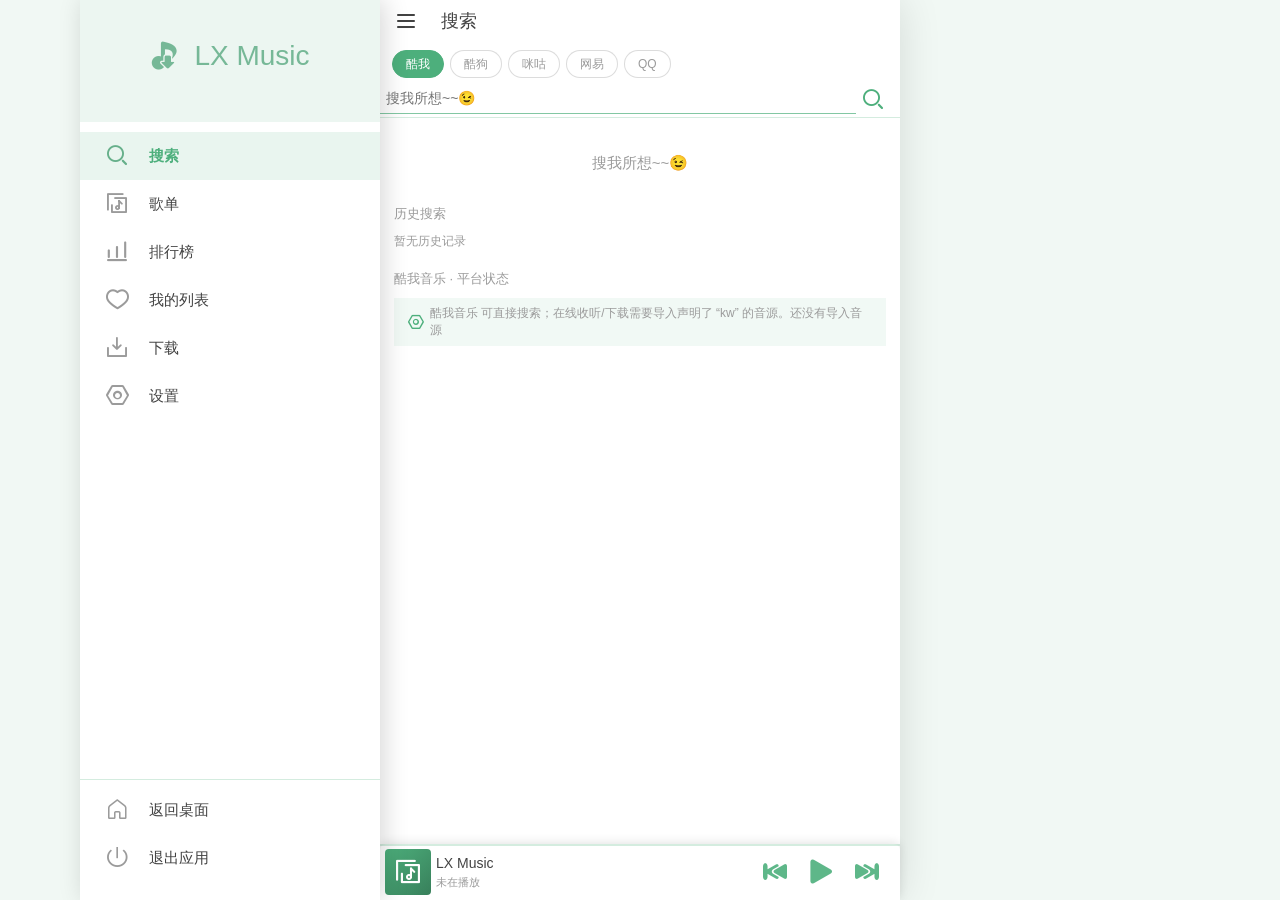
<file: app/standalone.html>
<!DOCTYPE html>
<html lang="zh-CN" data-theme="green" data-dark="0">
<head>
<meta charset="UTF-8">
<meta name="viewport" content="width=device-width, initial-scale=1, maximum-scale=1, user-scalable=no">
<title>LX Music</title>
<style>
/* ===== theme-fallback.css ===== */
:root{
  --c-000: rgb(255,255,255);
  --c-050: rgb(244,244,244);
  --c-100: rgb(233,233,233);
  --c-1000: rgb(33, 33, 33);
  --c-150: rgb(222,222,222);
  --c-200: rgb(211,211,211);
  --c-250: rgb(200,200,200);
  --c-300: rgb(188,188,188);
  --c-350: rgb(177,177,177);
  --c-400: rgb(166,166,166);
  --c-450: rgb(155,155,155);
  --c-500: rgb(144,144,144);
  --c-550: rgb(133,133,133);
  --c-600: rgb(122,122,122);
  --c-650: rgb(111,111,111);
  --c-700: rgb(100,100,100);
  --c-750: rgb(89,89,89);
  --c-800: rgb(77,77,77);
  --c-850: rgb(66,66,66);
  --c-900: rgb(55,55,55);
  --c-950: rgb(44,44,44);
  --c-border-background: rgba(113, 191, 150, 0.30);
  --c-button-background: rgba(182, 222, 201, 0.30);
  --c-button-background-selected: rgba(77, 175, 124, 0.40);
  --c-button-font: rgba(77, 175, 124, 0.90);
  --c-button-font-selected: rgba(69, 158, 112, 0.90);
  --c-content-background: rgb(255,255,255);
  --c-font: rgb(66,66,66);
  --c-font-label: rgb(155,155,155);
  --c-list-header-border-bottom: rgba(77, 175, 124, 0.10);
  --c-primary: rgb(77, 175, 124);
  --c-primary-alpha-100: rgba(77, 175, 124, 0.90);
  --c-primary-alpha-200: rgba(77, 175, 124, 0.80);
  --c-primary-alpha-300: rgba(77, 175, 124, 0.70);
  --c-primary-alpha-400: rgba(77, 175, 124, 0.60);
  --c-primary-alpha-500: rgba(77, 175, 124, 0.50);
  --c-primary-alpha-600: rgba(77, 175, 124, 0.40);
  --c-primary-alpha-700: rgba(77, 175, 124, 0.30);
  --c-primary-alpha-800: rgba(77, 175, 124, 0.20);
  --c-primary-alpha-900: rgba(77, 175, 124, 0.10);
  --c-primary-background: rgba(182, 222, 201, 0.30);
  --c-primary-dark-100: rgb(69,158,112);
  --c-primary-dark-100-alpha-100: rgba(69, 158, 112, 0.90);
  --c-primary-dark-100-alpha-200: rgba(69, 158, 112, 0.80);
  --c-primary-dark-100-alpha-300: rgba(69, 158, 112, 0.70);
  --c-primary-dark-100-alpha-400: rgba(69, 158, 112, 0.60);
  --c-primary-dark-100-alpha-500: rgba(69, 158, 112, 0.50);
  --c-primary-dark-100-alpha-600: rgba(69, 158, 112, 0.40);
  --c-primary-dark-100-alpha-700: rgba(69, 158, 112, 0.30);
  --c-primary-dark-100-alpha-800: rgba(69, 158, 112, 0.20);
  --c-primary-dark-100-alpha-900: rgba(69, 158, 112, 0.10);
  --c-primary-dark-1000: rgb(27,62,44);
  --c-primary-dark-1000-alpha-100: rgba(27, 62, 44, 0.90);
  --c-primary-dark-1000-alpha-200: rgba(27, 62, 44, 0.80);
  --c-primary-dark-1000-alpha-300: rgba(27, 62, 44, 0.70);
  --c-primary-dark-1000-alpha-400: rgba(27, 62, 44, 0.60);
  --c-primary-dark-1000-alpha-500: rgba(27, 62, 44, 0.50);
  --c-primary-dark-1000-alpha-600: rgba(27, 62, 44, 0.40);
  --c-primary-dark-1000-alpha-700: rgba(27, 62, 44, 0.30);
  --c-primary-dark-1000-alpha-800: rgba(27, 62, 44, 0.20);
  --c-primary-dark-1000-alpha-900: rgba(27, 62, 44, 0.10);
  --c-primary-dark-200: rgb(62,142,101);
  --c-primary-dark-200-alpha-100: rgba(62, 142, 101, 0.90);
  --c-primary-dark-200-alpha-200: rgba(62, 142, 101, 0.80);
  --c-primary-dark-200-alpha-300: rgba(62, 142, 101, 0.70);
  --c-primary-dark-200-alpha-400: rgba(62, 142, 101, 0.60);
  --c-primary-dark-200-alpha-500: rgba(62, 142, 101, 0.50);
  --c-primary-dark-200-alpha-600: rgba(62, 142, 101, 0.40);
  --c-primary-dark-200-alpha-700: rgba(62, 142, 101, 0.30);
  --c-primary-dark-200-alpha-800: rgba(62, 142, 101, 0.20);
  --c-primary-dark-200-alpha-900: rgba(62, 142, 101, 0.10);
  --c-primary-dark-300: rgb(56,128,91);
  --c-primary-dark-300-alpha-100: rgba(56, 128, 91, 0.90);
  --c-primary-dark-300-alpha-200: rgba(56, 128, 91, 0.80);
  --c-primary-dark-300-alpha-300: rgba(56, 128, 91, 0.70);
  --c-primary-dark-300-alpha-400: rgba(56, 128, 91, 0.60);
  --c-primary-dark-300-alpha-500: rgba(56, 128, 91, 0.50);
  --c-primary-dark-300-alpha-600: rgba(56, 128, 91, 0.40);
  --c-primary-dark-300-alpha-700: rgba(56, 128, 91, 0.30);
  --c-primary-dark-300-alpha-800: rgba(56, 128, 91, 0.20);
  --c-primary-dark-300-alpha-900: rgba(56, 128, 91, 0.10);
  --c-primary-dark-400: rgb(50,115,82);
  --c-primary-dark-400-alpha-100: rgba(50, 115, 82, 0.90);
  --c-primary-dark-400-alpha-200: rgba(50, 115, 82, 0.80);
  --c-primary-dark-400-alpha-300: rgba(50, 115, 82, 0.70);
  --c-primary-dark-400-alpha-400: rgba(50, 115, 82, 0.60);
  --c-primary-dark-400-alpha-500: rgba(50, 115, 82, 0.50);
  --c-primary-dark-400-alpha-600: rgba(50, 115, 82, 0.40);
  --c-primary-dark-400-alpha-700: rgba(50, 115, 82, 0.30);
  --c-primary-dark-400-alpha-800: rgba(50, 115, 82, 0.20);
  --c-primary-dark-400-alpha-900: rgba(50, 115, 82, 0.10);
  --c-primary-dark-500: rgb(45,104,74);
  --c-primary-dark-500-alpha-100: rgba(45, 104, 74, 0.90);
  --c-primary-dark-500-alpha-200: rgba(45, 104, 74, 0.80);
  --c-primary-dark-500-alpha-300: rgba(45, 104, 74, 0.70);
  --c-primary-dark-500-alpha-400: rgba(45, 104, 74, 0.60);
  --c-primary-dark-500-alpha-500: rgba(45, 104, 74, 0.50);
  --c-primary-dark-500-alpha-600: rgba(45, 104, 74, 0.40);
  --c-primary-dark-500-alpha-700: rgba(45, 104, 74, 0.30);
  --c-primary-dark-500-alpha-800: rgba(45, 104, 74, 0.20);
  --c-primary-dark-500-alpha-900: rgba(45, 104, 74, 0.10);
  --c-primary-dark-600: rgb(41,94,67);
  --c-primary-dark-600-alpha-100: rgba(41, 94, 67, 0.90);
  --c-primary-dark-600-alpha-200: rgba(41, 94, 67, 0.80);
  --c-primary-dark-600-alpha-300: rgba(41, 94, 67, 0.70);
  --c-primary-dark-600-alpha-400: rgba(41, 94, 67, 0.60);
  --c-primary-dark-600-alpha-500: rgba(41, 94, 67, 0.50);
  --c-primary-dark-600-alpha-600: rgba(41, 94, 67, 0.40);
  --c-primary-dark-600-alpha-700: rgba(41, 94, 67, 0.30);
  --c-primary-dark-600-alpha-800: rgba(41, 94, 67, 0.20);
  --c-primary-dark-600-alpha-900: rgba(41, 94, 67, 0.10);
  --c-primary-dark-700: rgb(37,85,60);
  --c-primary-dark-700-alpha-100: rgba(37, 85, 60, 0.90);
  --c-primary-dark-700-alpha-200: rgba(37, 85, 60, 0.80);
  --c-primary-dark-700-alpha-300: rgba(37, 85, 60, 0.70);
  --c-primary-dark-700-alpha-400: rgba(37, 85, 60, 0.60);
  --c-primary-dark-700-alpha-500: rgba(37, 85, 60, 0.50);
  --c-primary-dark-700-alpha-600: rgba(37, 85, 60, 0.40);
  --c-primary-dark-700-alpha-700: rgba(37, 85, 60, 0.30);
  --c-primary-dark-700-alpha-800: rgba(37, 85, 60, 0.20);
  --c-primary-dark-700-alpha-900: rgba(37, 85, 60, 0.10);
  --c-primary-dark-800: rgb(33,77,54);
  --c-primary-dark-800-alpha-100: rgba(33, 77, 54, 0.90);
  --c-primary-dark-800-alpha-200: rgba(33, 77, 54, 0.80);
  --c-primary-dark-800-alpha-300: rgba(33, 77, 54, 0.70);
  --c-primary-dark-800-alpha-400: rgba(33, 77, 54, 0.60);
  --c-primary-dark-800-alpha-500: rgba(33, 77, 54, 0.50);
  --c-primary-dark-800-alpha-600: rgba(33, 77, 54, 0.40);
  --c-primary-dark-800-alpha-700: rgba(33, 77, 54, 0.30);
  --c-primary-dark-800-alpha-800: rgba(33, 77, 54, 0.20);
  --c-primary-dark-800-alpha-900: rgba(33, 77, 54, 0.10);
  --c-primary-dark-900: rgb(30,69,49);
  --c-primary-dark-900-alpha-100: rgba(30, 69, 49, 0.90);
  --c-primary-dark-900-alpha-200: rgba(30, 69, 49, 0.80);
  --c-primary-dark-900-alpha-300: rgba(30, 69, 49, 0.70);
  --c-primary-dark-900-alpha-400: rgba(30, 69, 49, 0.60);
  --c-primary-dark-900-alpha-500: rgba(30, 69, 49, 0.50);
  --c-primary-dark-900-alpha-600: rgba(30, 69, 49, 0.40);
  --c-primary-dark-900-alpha-700: rgba(30, 69, 49, 0.30);
  --c-primary-dark-900-alpha-800: rgba(30, 69, 49, 0.20);
  --c-primary-dark-900-alpha-900: rgba(30, 69, 49, 0.10);
  --c-primary-font: rgb(77, 175, 124);
  --c-primary-font-active: rgba(69, 158, 112, 0.80);
  --c-primary-font-hover: rgba(77, 175, 124, 0.70);
  --c-primary-input-background: rgba(182, 222, 201, 0.30);
  --c-primary-light-100: rgb(113,191,150);
  --c-primary-light-100-alpha-100: rgba(113, 191, 150, 0.90);
  --c-primary-light-100-alpha-200: rgba(113, 191, 150, 0.80);
  --c-primary-light-100-alpha-300: rgba(113, 191, 150, 0.70);
  --c-primary-light-100-alpha-400: rgba(113, 191, 150, 0.60);
  --c-primary-light-100-alpha-500: rgba(113, 191, 150, 0.50);
  --c-primary-light-100-alpha-600: rgba(113, 191, 150, 0.40);
  --c-primary-light-100-alpha-700: rgba(113, 191, 150, 0.30);
  --c-primary-light-100-alpha-800: rgba(113, 191, 150, 0.20);
  --c-primary-light-100-alpha-900: rgba(113, 191, 150, 0.10);
  --c-primary-light-1000: rgb(255,255,255);
  --c-primary-light-1000-alpha-100: rgba(255, 255, 255, 0.90);
  --c-primary-light-1000-alpha-200: rgba(255, 255, 255, 0.80);
  --c-primary-light-1000-alpha-300: rgba(255, 255, 255, 0.70);
  --c-primary-light-1000-alpha-400: rgba(255, 255, 255, 0.60);
  --c-primary-light-1000-alpha-500: rgba(255, 255, 255, 0.50);
  --c-primary-light-1000-alpha-600: rgba(255, 255, 255, 0.40);
  --c-primary-light-1000-alpha-700: rgba(255, 255, 255, 0.30);
  --c-primary-light-1000-alpha-800: rgba(255, 255, 255, 0.20);
  --c-primary-light-1000-alpha-900: rgba(255, 255, 255, 0.10);
  --c-primary-light-200: rgb(141,204,171);
  --c-primary-light-200-alpha-100: rgba(141, 204, 171, 0.90);
  --c-primary-light-200-alpha-200: rgba(141, 204, 171, 0.80);
  --c-primary-light-200-alpha-300: rgba(141, 204, 171, 0.70);
  --c-primary-light-200-alpha-400: rgba(141, 204, 171, 0.60);
  --c-primary-light-200-alpha-500: rgba(141, 204, 171, 0.50);
  --c-primary-light-200-alpha-600: rgba(141, 204, 171, 0.40);
  --c-primary-light-200-alpha-700: rgba(141, 204, 171, 0.30);
  --c-primary-light-200-alpha-800: rgba(141, 204, 171, 0.20);
  --c-primary-light-200-alpha-900: rgba(141, 204, 171, 0.10);
  --c-primary-light-300: rgb(164,214,188);
  --c-primary-light-300-alpha-100: rgba(164, 214, 188, 0.90);
  --c-primary-light-300-alpha-200: rgba(164, 214, 188, 0.80);
  --c-primary-light-300-alpha-300: rgba(164, 214, 188, 0.70);
  --c-primary-light-300-alpha-400: rgba(164, 214, 188, 0.60);
  --c-primary-light-300-alpha-500: rgba(164, 214, 188, 0.50);
  --c-primary-light-300-alpha-600: rgba(164, 214, 188, 0.40);
  --c-primary-light-300-alpha-700: rgba(164, 214, 188, 0.30);
  --c-primary-light-300-alpha-800: rgba(164, 214, 188, 0.20);
  --c-primary-light-300-alpha-900: rgba(164, 214, 188, 0.10);
  --c-primary-light-400: rgb(182,222,201);
  --c-primary-light-400-alpha-100: rgba(182, 222, 201, 0.90);
  --c-primary-light-400-alpha-200: rgba(182, 222, 201, 0.80);
  --c-primary-light-400-alpha-300: rgba(182, 222, 201, 0.70);
  --c-primary-light-400-alpha-400: rgba(182, 222, 201, 0.60);
  --c-primary-light-400-alpha-500: rgba(182, 222, 201, 0.50);
  --c-primary-light-400-alpha-600: rgba(182, 222, 201, 0.40);
  --c-primary-light-400-alpha-700: rgba(182, 222, 201, 0.30);
  --c-primary-light-400-alpha-800: rgba(182, 222, 201, 0.20);
  --c-primary-light-400-alpha-900: rgba(182, 222, 201, 0.10);
  --c-primary-light-500: rgb(197,229,212);
  --c-primary-light-500-alpha-100: rgba(197, 229, 212, 0.90);
  --c-primary-light-500-alpha-200: rgba(197, 229, 212, 0.80);
  --c-primary-light-500-alpha-300: rgba(197, 229, 212, 0.70);
  --c-primary-light-500-alpha-400: rgba(197, 229, 212, 0.60);
  --c-primary-light-500-alpha-500: rgba(197, 229, 212, 0.50);
  --c-primary-light-500-alpha-600: rgba(197, 229, 212, 0.40);
  --c-primary-light-500-alpha-700: rgba(197, 229, 212, 0.30);
  --c-primary-light-500-alpha-800: rgba(197, 229, 212, 0.20);
  --c-primary-light-500-alpha-900: rgba(197, 229, 212, 0.10);
  --c-primary-light-600: rgb(209,234,221);
  --c-primary-light-600-alpha-100: rgba(209, 234, 221, 0.90);
  --c-primary-light-600-alpha-200: rgba(209, 234, 221, 0.80);
  --c-primary-light-600-alpha-300: rgba(209, 234, 221, 0.70);
  --c-primary-light-600-alpha-400: rgba(209, 234, 221, 0.60);
  --c-primary-light-600-alpha-500: rgba(209, 234, 221, 0.50);
  --c-primary-light-600-alpha-600: rgba(209, 234, 221, 0.40);
  --c-primary-light-600-alpha-700: rgba(209, 234, 221, 0.30);
  --c-primary-light-600-alpha-800: rgba(209, 234, 221, 0.20);
  --c-primary-light-600-alpha-900: rgba(209, 234, 221, 0.10);
  --c-primary-light-700: rgb(218,238,228);
  --c-primary-light-700-alpha-100: rgba(218, 238, 228, 0.90);
  --c-primary-light-700-alpha-200: rgba(218, 238, 228, 0.80);
  --c-primary-light-700-alpha-300: rgba(218, 238, 228, 0.70);
  --c-primary-light-700-alpha-400: rgba(218, 238, 228, 0.60);
  --c-primary-light-700-alpha-500: rgba(218, 238, 228, 0.50);
  --c-primary-light-700-alpha-600: rgba(218, 238, 228, 0.40);
  --c-primary-light-700-alpha-700: rgba(218, 238, 228, 0.30);
  --c-primary-light-700-alpha-800: rgba(218, 238, 228, 0.20);
  --c-primary-light-700-alpha-900: rgba(218, 238, 228, 0.10);
  --c-primary-light-800: rgb(225,241,233);
  --c-primary-light-800-alpha-100: rgba(225, 241, 233, 0.90);
  --c-primary-light-800-alpha-200: rgba(225, 241, 233, 0.80);
  --c-primary-light-800-alpha-300: rgba(225, 241, 233, 0.70);
  --c-primary-light-800-alpha-400: rgba(225, 241, 233, 0.60);
  --c-primary-light-800-alpha-500: rgba(225, 241, 233, 0.50);
  --c-primary-light-800-alpha-600: rgba(225, 241, 233, 0.40);
  --c-primary-light-800-alpha-700: rgba(225, 241, 233, 0.30);
  --c-primary-light-800-alpha-800: rgba(225, 241, 233, 0.20);
  --c-primary-light-800-alpha-900: rgba(225, 241, 233, 0.10);
  --c-primary-light-900: rgb(231,244,237);
  --c-primary-light-900-alpha-100: rgba(231, 244, 237, 0.90);
  --c-primary-light-900-alpha-200: rgba(231, 244, 237, 0.80);
  --c-primary-light-900-alpha-300: rgba(231, 244, 237, 0.70);
  --c-primary-light-900-alpha-400: rgba(231, 244, 237, 0.60);
  --c-primary-light-900-alpha-500: rgba(231, 244, 237, 0.50);
  --c-primary-light-900-alpha-600: rgba(231, 244, 237, 0.40);
  --c-primary-light-900-alpha-700: rgba(231, 244, 237, 0.30);
  --c-primary-light-900-alpha-800: rgba(231, 244, 237, 0.20);
  --c-primary-light-900-alpha-900: rgba(231, 244, 237, 0.10);
  --c-theme: rgb(77, 175, 124);
  --c-main-background: rgba(255,255,255,1);
  --c-app-background: var(--c-primary-light-600-alpha-700);
}

/* ===== icons.css ===== */
/* icomoon — 与 LX Music v1.9.2 完全相同的图标字体与码点 */
@font-face{font-family:"lxicon";src:url("[data-uri]") format("truetype");font-weight:normal;font-style:normal;font-display:block}
.lx-icon{font-family:"lxicon"!important;font-style:normal;font-weight:normal;font-variant:normal;text-transform:none;line-height:1;speak:none;-webkit-font-smoothing:antialiased;display:inline-block}
.lx-share:before{content:"\e933"}
.lx-full_stop:before{content:"\e92f"}
.lx-sd-card:before{content:"\e930"}
.lx-help:before{content:"\e92e"}
.lx-checkbox-blank-outline:before{content:"\e92b"}
.lx-checkbox-marked:before{content:"\e92c"}
.lx-minus-box:before{content:"\e92d"}
.lx-home:before{content:"\e92a"}
.lx-menu:before{content:"\e920"}
.lx-chevron-left:before{content:"\e910"}
.lx-chevron-right:before{content:"\e929"}
.lx-back-2:before{content:"\e91c"}
.lx-remove:before{content:"\e928"}
.lx-chevron-left-2:before{content:"\e90f"}
.lx-chevron-right-2:before{content:"\e91d"}
.lx-slider:before{content:"\e927"}
.lx-lyric-off:before{content:"\e931"}
.lx-lyric-on:before{content:"\e932"}
.lx-comment:before{content:"\e918"}
.lx-playback-rate:before{content:"\e91a"}
.lx-volume-mute:before{content:"\e922"}
.lx-volume-off:before{content:"\e923"}
.lx-volume-low:before{content:"\e924"}
.lx-volume-medium:before{content:"\e925"}
.lx-volume-higt:before{content:"\e926"}
.lx-eraser:before{content:"\e917"}
.lx-available_updates:before{content:"\e911"}
.lx-music_time:before{content:"\e900"}
.lx-list-loop:before{content:"\e901"}
.lx-list-random:before{content:"\e902"}
.lx-list-order:before{content:"\e903"}
.lx-single-loop:before{content:"\e904"}
.lx-single:before{content:"\e919"}
.lx-play-outline:before{content:"\e921"}
.lx-exit2:before{content:"\e91f"}
.lx-exit:before{content:"\e91e"}
.lx-logo:before{content:"\e915"}
.lx-add_folder:before{content:"\e912"}
.lx-thumbs-up:before{content:"\e91b"}
.lx-add-music:before{content:"\e916"}
.lx-dots-vertical:before{content:"\e913"}
.lx-close:before{content:"\e90e"}
.lx-pause:before{content:"\e90d"}
.lx-play:before{content:"\e905"}
.lx-prevMusic:before{content:"\e914"}
.lx-nextMusic:before{content:"\e906"}
.lx-setting:before{content:"\e907"}
.lx-download-2:before{content:"\e908"}
.lx-love:before{content:"\e909"}
.lx-leaderboard:before{content:"\e90a"}
.lx-album:before{content:"\e90b"}
.lx-search-2:before{content:"\e90c"}


/* ===== styles.css ===== */
/* LX Music v1.9.2 界面样式
 * 尺寸口径：HEADER_HEIGHT=42、LIST_ITEM_HEIGHT=54、抽屉 70%/≤300px、
 * PlayerBar 按钮 46×46 / 图标 24px、搜索栏 38px。
 * 颜色全部取自 themes.js 生成的 --c-* 变量（与原版派生算法一致）。
 *
 * v3.10.0 字号可调：所有 font-size 走 calc(Npx * var(--ui-fs))，
 * --ui-fs 由「界面字体大小」设置（基准 14px → 1.0）写入；歌词单独用 --lyric-size。
 */
:root { --ui-fs: 1; --lyric-size: 16px; }
* { box-sizing: border-box; -webkit-tap-highlight-color: transparent; }
html, body { margin: 0; height: 100%; overflow: hidden; }
body {
  font-family: -apple-system, BlinkMacSystemFont, "Segoe UI", "PingFang SC", "Microsoft YaHei", sans-serif;
  font-size: calc(14px * var(--ui-fs)); color: var(--c-font, #424242);
  background: var(--c-app-background, #f2faf6);
}
button, input, select, textarea { font: inherit; color: inherit; }
button { background: none; border: 0; padding: 0; cursor: pointer; }
.hidden { display: none !important; }
.lx-icon { font-size: calc(20px * var(--ui-fs)); color: inherit; }

.app { position: relative; display: flex; flex-direction: column; height: 100%;
  background: var(--c-app-background); }
.page { display: flex; flex-direction: column; flex: 1; min-height: 0;
  background: var(--c-main-background); }

/* ---------------------------------------------------------------- 抽屉 */
.drawer-mask { position: fixed; inset: 0; background: rgba(0,0,0,.38); z-index: 40;
  opacity: 0; pointer-events: none; transition: opacity .2s; }
.drawer-mask.show { opacity: 1; pointer-events: auto; }
.drawer { position: fixed; top: 0; bottom: 0; left: 0; z-index: 41;
  width: 70%; max-width: 300px; display: flex; flex-direction: column;
  background: var(--c-content-background, #fff);
  transform: translateX(-100%); transition: transform .22s ease;
  box-shadow: 4px 0 24px rgba(0,0,0,.16); }
.drawer.open { transform: none; }
.drawer-head { padding: 40px 16px 50px; display: flex; align-items: center; justify-content: center;
  background: var(--c-primary-light-700-alpha-500, #daeee4);
  color: var(--c-primary-dark-100-alpha-300, #459e70); }
.drawer-head .lx-icon { font-size: calc(28px * var(--ui-fs)); }
.drawer-head span { margin-left: 16px; font-size: calc(28px * var(--ui-fs)); font-weight: 500; }
.drawer-menus { flex: 1; overflow-y: auto; padding: 10px 0; }
.nav-item { display: flex; align-items: center; width: 100%; padding: 13px 25px;
  color: var(--c-font); text-align: left; }
.nav-item .ni-icon { width: 24px; text-align: center; color: var(--c-font-label); }
.nav-item .ni-icon .lx-icon { font-size: calc(20px * var(--ui-fs)); }
.nav-item .ni-text { padding-left: 20px; font-size: calc(15px * var(--ui-fs)); }
.nav-item.active { background: var(--c-primary-background, rgba(182,222,201,.3)); }
.nav-item.active .ni-icon { color: var(--c-primary-font-active); }
.nav-item.active .ni-text { color: var(--c-primary-font, var(--c-primary)); font-weight: 600; }
.nav-badge { margin-left: auto; font-size: calc(11px * var(--ui-fs)); min-width: 18px; height: 18px; line-height: 18px;
  text-align: center; border-radius: 9px; background: var(--c-badge-primary, #4daf7c); color: #fff; }
.drawer-foot { border-top: 1px solid var(--c-border-background); padding: 6px 0 18px; }

/* ---------------------------------------------------------------- Header */
.header { height: 42px; min-height: 42px; display: flex; align-items: center;
  padding: 0 5px; z-index: 10; background: var(--c-main-background); }
.h-btn { width: 42px; height: 42px; display: flex; align-items: center; justify-content: center;
  color: var(--c-font); }
.h-btn .lx-icon { font-size: calc(18px * var(--ui-fs)); }
.h-title { flex: 1; height: 42px; text-align: left; padding-left: 14px; font-size: calc(18px * var(--ui-fs));
  color: var(--c-font); }
.h-extra { display: flex; align-items: center; gap: 4px; }
.h-extra .lx-icon { font-size: calc(18px * var(--ui-fs)); }
/* v3.13.5：搜索页右上角的「歌曲 / 歌单」标签是死控件（只改自身高亮，不影响搜索），已删除 */

/* ---------------------------------------------------------------- 主区 */
.view { flex: 1; min-height: 0; overflow-y: auto; overflow-x: hidden;
  background: var(--c-main-background); -webkit-overflow-scrolling: touch; }
.pad { padding: 10px 12px 24px; }

/* 搜索页 */
.searchbar { height: 38px; display: flex; align-items: center; padding-right: 10px;
  border-bottom: 1px solid var(--c-border-background); z-index: 2; }
.src-select { position: relative; height: 100%; display: flex; align-items: center;
  padding: 0 10px; gap: 3px; color: var(--c-font); font-size: calc(14px * var(--ui-fs)); }
.src-select .lx-icon { font-size: calc(12px * var(--ui-fs)); color: var(--c-font-label); }
.search-input { flex: 1; height: 30px; border: 0; outline: 0; background: transparent;
  border-bottom: 1px solid var(--c-primary-alpha-300, rgba(77,175,124,.7)); padding: 0 6px; font-size: calc(14px * var(--ui-fs)); }
.search-go { width: 34px; height: 34px; display: flex; align-items: center; justify-content: center;
  color: var(--c-primary-font, var(--c-primary)); }
.tip-section { padding: 14px 14px 6px; }
.tip-title { font-size: calc(13px * var(--ui-fs)); color: var(--c-font-label); margin-bottom: 10px; }
.chips { display: flex; flex-wrap: wrap; gap: 8px; }
.chip { padding: 6px 12px; border-radius: 14px; font-size: calc(13px * var(--ui-fs));
  background: var(--c-button-background, rgba(182,222,201,.3)); color: var(--c-font); }
.welcome { text-align: center; color: var(--c-font-label); padding: 36px 0 18px; font-size: calc(15px * var(--ui-fs)); }
.sec-head { display: flex; align-items: center; justify-content: space-between;
  padding: 12px 14px 6px; }
.sec-head h3 { margin: 0; font-size: calc(15px * var(--ui-fs)); font-weight: 600; }
.sec-head .lx-icon { font-size: calc(16px * var(--ui-fs)); color: var(--c-font-label); }

/* 歌曲列表：行高 54 */
.music-list { width: 100%; }
.m-row { height: 54px; display: flex; align-items: center; padding: 0 8px 0 12px;
  border-bottom: 1px solid var(--c-border-background, rgba(0,0,0,.06)); }
.m-row:active { background: var(--c-button-background); }
.m-row.playing .m-name { color: var(--c-primary-font, var(--c-primary)); }
.m-idx { width: 26px; flex: none; text-align: center; color: var(--c-font-label); font-size: calc(12px * var(--ui-fs)); }
.m-main { flex: 1; min-width: 0; }
.m-name { font-size: calc(14px * var(--ui-fs)); white-space: nowrap; overflow: hidden; text-overflow: ellipsis; }
.m-sub { font-size: calc(11px * var(--ui-fs)); color: var(--c-font-label); margin-top: 3px;
  white-space: nowrap; overflow: hidden; text-overflow: ellipsis; }
.m-meta { flex: none; font-size: calc(11px * var(--ui-fs)); color: var(--c-font-label); padding: 0 8px; text-align: right; }
.m-src { flex: none; font-size: calc(10px * var(--ui-fs)); padding: 2px 5px; border-radius: 3px;
  background: var(--c-button-background); color: var(--c-primary-font, var(--c-primary)); }
.m-act { flex: none; width: 30px; height: 40px; display: flex; align-items: center; justify-content: center;
  color: var(--c-font-label); }
.m-act .lx-icon { font-size: calc(17px * var(--ui-fs)); }
.list-header { display: flex; align-items: center; gap: 8px; padding: 10px 12px;
  border-bottom: 1px solid var(--c-list-header-border-bottom, rgba(77,175,124,.1)); }
.btn { padding: 6px 12px; border-radius: 5px; font-size: calc(13px * var(--ui-fs));
  background: var(--c-button-background); color: var(--c-font); }
.btn.primary { background: var(--c-primary); color: #fff; }
.btn.ghost { background: transparent; border: 1px solid var(--c-border-background); }
.btn.sm { padding: 4px 9px; font-size: calc(12px * var(--ui-fs)); }
.chk { width: 18px; height: 18px; flex: none; }

/* 卡片网格（歌单 / 榜单） */
.grid { display: grid; grid-template-columns: repeat(2, 1fr); gap: 10px; padding: 10px 12px; }
.card { border-radius: 8px; overflow: hidden; background: var(--c-content-background);
  border: 1px solid var(--c-border-background); }
.card-cover { height: 92px; display: flex; align-items: flex-end; padding: 10px;
  color: #fff; font-size: calc(16px * var(--ui-fs)); font-weight: 600;
  background: linear-gradient(135deg, var(--card-color, #4daf7c), rgba(0,0,0,.18)); }
.card-body { padding: 8px 10px 10px; }
.card-name { font-size: calc(13px * var(--ui-fs)); line-height: 1.35; height: 36px; overflow: hidden; }
.card-sub { font-size: calc(11px * var(--ui-fs)); color: var(--c-font-label); margin-top: 5px; }
/* 歌单封面：有图时铺满并压暗，名称仍压在底部 */
.pl-cover-card { position: relative; overflow: hidden; }
.pl-cover-card img { position: absolute; left: 0; top: 0; width: 100%; height: 100%;
  object-fit: cover; }
.pl-cover-card::after { content: ''; position: absolute; left: 0; top: 0; right: 0; bottom: 0;
  background: linear-gradient(to bottom, rgba(0,0,0,0) 40%, rgba(0,0,0,.6)); }
.pl-cover-card span { position: relative; z-index: 1; }
/* 歌单详情头部 */
.pl-head { display: flex; gap: 12px; padding: 14px; align-items: center; }
.pl-cover { width: 84px; height: 84px; border-radius: 8px; object-fit: cover; flex: none; }
.pl-cover.ph { display: flex; align-items: center; justify-content: center; font-size: calc(30px * var(--ui-fs));
  background: var(--c-button-background); color: var(--c-font-label); }
.pl-meta { min-width: 0; flex: 1; }
.pl-name { font-size: calc(15px * var(--ui-fs)); font-weight: 600; line-height: 1.4; margin-bottom: 6px;
  word-break: break-all; }
.tabs-scroll { display: flex; gap: 6px; overflow-x: auto; padding: 9px 12px; white-space: nowrap; }.tabs-scroll button { padding: 5px 11px; border-radius: 13px; font-size: calc(12px * var(--ui-fs));
  background: var(--c-button-background); color: var(--c-font-label); }
.tabs-scroll button.on { background: var(--c-primary); color: #fff; }

/* 我的列表：左右布局 */
.mylist-layout { display: flex; min-height: 100%; }
.list-nav { width: 118px; flex: none; border-right: 1px solid var(--c-border-background); }
.list-nav button { display: block; width: 100%; text-align: left; padding: 12px 10px;
  font-size: calc(13px * var(--ui-fs)); color: var(--c-font-label); border-left: 3px solid transparent; }
.list-nav button.on { color: var(--c-primary-font, var(--c-primary));
  border-left-color: var(--c-primary); background: var(--c-button-background); }
.list-content { flex: 1; min-width: 0; }
.multi-bar { display: flex; align-items: center; gap: 6px; padding: 8px 10px;
  background: var(--c-button-background); flex-wrap: wrap; }

/* 设置 */
.set-group { padding: 0 0 6px; }
.set-group-title { padding: 14px 14px 7px; font-size: calc(12px * var(--ui-fs)); color: var(--c-primary-font, var(--c-primary)); }
.set-row { display: flex; align-items: center; min-height: 50px; padding: 8px 14px;
  border-bottom: 1px solid var(--c-border-background); gap: 10px; }
.set-row .sr-main { flex: 1; min-width: 0; }
.set-row .sr-name { font-size: calc(14px * var(--ui-fs)); }
.set-row .sr-desc { font-size: calc(11px * var(--ui-fs)); color: var(--c-font-label); margin-top: 3px; }
.set-row select, .set-row input[type=number], .set-row input[type=text] {
  border: 1px solid var(--c-border-background); background: var(--c-content-background);
  border-radius: 4px; padding: 5px 7px; font-size: calc(13px * var(--ui-fs)); max-width: 130px; }
/* v3.10.0：设置页「滑块 + 数字框」，两者都可操作，拖动/键入实时生效 */
.set-row .sr-range { display: flex; align-items: center; gap: 8px; flex: none; }
.set-row .sr-range input[type=range] { width: 96px; height: 26px; margin: 0;
  accent-color: var(--c-primary); background: transparent; padding: 0; }
.set-row .sr-range .sr-num { width: 54px; max-width: 54px; text-align: center; }
.switch { position: relative; width: 40px; height: 22px; flex: none; }
.switch input { opacity: 0; width: 0; height: 0; }
.switch i { position: absolute; inset: 0; border-radius: 11px; background: var(--c-200, #d3d3d3);
  transition: .2s; }
.switch i:before { content: ''; position: absolute; width: 18px; height: 18px; left: 2px; top: 2px;
  border-radius: 50%; background: #fff; transition: .2s; }
.switch input:checked + i { background: var(--c-primary); }
.switch input:checked + i:before { transform: translateX(18px); }
.theme-grid { display: grid; grid-template-columns: repeat(4, 1fr); gap: 8px; padding: 8px 14px 14px; }
.theme-dot { height: 46px; border-radius: 6px; border: 2px solid transparent;
  display: flex; align-items: flex-end; justify-content: center; padding-bottom: 4px;
  font-size: calc(10px * var(--ui-fs)); color: #fff; text-shadow: 0 1px 2px rgba(0,0,0,.5); }
.theme-dot.on { border-color: var(--c-font); }

/* 下载 */
.dl-stats { display: flex; gap: 8px; padding: 12px; }
.dl-stat { flex: 1; text-align: center; padding: 10px 4px; border-radius: 7px;
  background: var(--c-button-background); }
.dl-stat b { display: block; font-size: calc(19px * var(--ui-fs)); color: var(--c-primary-font, var(--c-primary)); }
.dl-stat span { font-size: calc(11px * var(--ui-fs)); color: var(--c-font-label); }
.dl-item { padding: 10px 14px; border-bottom: 1px solid var(--c-border-background); }
/* v3.13.0：已完成的任务整行可点 → 直接播放 */
.dl-item.hit { cursor: pointer; }
.dl-item.hit:active { background: var(--c-list-active, rgba(0,0,0,.04)); }
.dl-play-ico { display: inline-flex; align-items: center; justify-content: center; margin-right: 6px;
  color: var(--c-primary, #2bb27a); font-style: normal; vertical-align: middle; }
.dl-head { display: flex; align-items: center; gap: 8px; }
.dl-name { flex: 1; min-width: 0; font-size: calc(14px * var(--ui-fs)); white-space: nowrap; overflow: hidden; text-overflow: ellipsis; }
.dl-state { font-size: calc(11px * var(--ui-fs)); color: var(--c-font-label); }
.dl-bar { height: 5px; border-radius: 3px; background: var(--c-100, #e9e9e9); margin: 8px 0 6px; overflow: hidden; }
.dl-bar i { display: block; height: 100%; background: var(--c-primary); transition: width .15s; }
.dl-meta { font-size: calc(11px * var(--ui-fs)); color: var(--c-font-label); display: flex; justify-content: space-between; }
.dl-acts { display: flex; gap: 6px; margin-top: 8px; flex-wrap: wrap; }
.dl-acts button { font-size: calc(12px * var(--ui-fs)); padding: 4px 10px; border-radius: 4px;
  background: var(--c-button-background); }

/* PlayerBar */
.playerbar { position: relative; flex: none; min-height: 56px; display: flex; align-items: center;
  padding: 5px 5px 5px 5px; background: var(--c-content-background, #fff);
  border-top-left-radius: 6px; border-top-right-radius: 6px;
  box-shadow: 0 -2px 10px rgba(0,0,0,.10); z-index: 12; }
.pb-progress { position: absolute; left: 0; right: 0; top: 0; height: 2px;
  background: var(--c-border-background); }
.pb-progress i { display: block; height: 100%; width: 0; background: var(--c-primary); }
.pb-pic { width: 46px; height: 46px; flex: none; border-radius: 4px; display: flex;
  align-items: center; justify-content: center; color: #fff;
  background: linear-gradient(135deg, var(--c-primary), var(--c-primary-dark-300, #2c7a53)); }
.pb-pic .lx-icon { font-size: calc(24px * var(--ui-fs)); }
.pb-center { flex: 1; min-width: 0; padding-left: 5px; }
.pb-title { font-size: calc(14px * var(--ui-fs)); white-space: nowrap; overflow: hidden; text-overflow: ellipsis; }
.pb-info { font-size: calc(11px * var(--ui-fs)); color: var(--c-font-label); margin-top: 4px;
  white-space: nowrap; overflow: hidden; text-overflow: ellipsis; }
.pb-ctrl { display: flex; align-items: center; flex: none; padding: 0 5px; }
.pb-btn { width: 46px; height: 46px; display: flex; align-items: center; justify-content: center;
  color: var(--c-button-font, var(--c-primary)); }
.pb-btn .lx-icon { font-size: calc(24px * var(--ui-fs)); }

/* 全屏页面 / 播放详情 / 评论 */
.overlay { position: fixed; inset: 0; z-index: 50; background: var(--c-main-background);
  display: flex; flex-direction: column; }
/* v3.13.4：歌单 / 榜单「目录页」不盖住底部播放条。
 * 播放条固定在 .page 末端（不在滚动容器里），浮层底边上移一个播放条高度即可，
 * 列表怎么上下滑都不会把它顶走。 */
.overlay.ov-with-bar { bottom: var(--pb-h, 56px); }
.ov-head { height: 48px; flex: none; display: flex; align-items: center; gap: 12px;
  padding: 0 12px; border-bottom: 1px solid var(--c-border-background); }
.ov-head .lx-icon { font-size: calc(20px * var(--ui-fs)); }
.ov-head h2 { margin: 0; font-size: calc(16px * var(--ui-fs)); font-weight: 600; flex: 1; }
.ov-body { flex: 1; min-height: 0; overflow-y: auto; }
.detail-cover { width: 62%; max-width: 260px; aspect-ratio: 1; margin: 22px auto 16px;
  border-radius: 8px; display: flex; align-items: center; justify-content: center;
  color: #fff; background: linear-gradient(135deg, var(--c-primary), var(--c-primary-dark-400, #256b48));
  box-shadow: 0 8px 26px rgba(0,0,0,.18); }
.detail-cover .lx-icon { font-size: calc(76px * var(--ui-fs)); }
.detail-title { text-align: center; font-size: calc(18px * var(--ui-fs)); }
.detail-sub { text-align: center; font-size: calc(12px * var(--ui-fs)); color: var(--c-font-label); margin-top: 5px; }
.lyric { padding: 18px 20px 30px; text-align: center; }
.lyric p { margin: 11px 0; font-size: var(--lyric-size); color: var(--c-font-label); transition: .2s; }
.lyric p.on { color: var(--c-primary-font, var(--c-primary)); font-size: calc(var(--lyric-size) * 1.12); font-weight: 600; }
.player-ctl { flex: none; padding: 8px 18px 24px; }
.time-row { display: flex; justify-content: space-between; font-size: calc(11px * var(--ui-fs)); color: var(--c-font-label); }
.seek { width: 100%; height: 4px; margin: 8px 0 12px; accent-color: var(--c-primary); }
.ctl-row { display: flex; align-items: center; justify-content: space-around; }
.ctl-row button { width: 48px; height: 48px; color: var(--c-primary-font, var(--c-primary)); }
.ctl-row .lx-icon { font-size: calc(24px * var(--ui-fs)); }
.ctl-row .big .lx-icon { font-size: calc(38px * var(--ui-fs)); }
.cm-item { padding: 12px 14px; border-bottom: 1px solid var(--c-border-background); }
.cm-user { font-size: calc(13px * var(--ui-fs)); color: var(--c-primary-font, var(--c-primary)); }
.cm-time { font-size: calc(11px * var(--ui-fs)); color: var(--c-font-label); margin-left: 8px; }
.cm-text { font-size: calc(14px * var(--ui-fs)); margin: 7px 0; line-height: 1.5; }
.cm-acts { font-size: calc(12px * var(--ui-fs)); color: var(--c-font-label); display: flex; gap: 16px; }

/* 弹层 / 菜单 / Toast */
.modal-root { position: fixed; inset: 0; z-index: 60; background: rgba(0,0,0,.42);
  display: flex; align-items: center; justify-content: center; padding: 24px; }
.modal { width: 100%; max-width: 320px; border-radius: 10px; padding: 18px;
  background: var(--c-content-background, #fff); box-shadow: 0 10px 40px rgba(0,0,0,.2); }
.modal h3 { margin: 0 0 10px; font-size: calc(16px * var(--ui-fs)); }
.modal p { font-size: calc(13px * var(--ui-fs)); color: var(--c-font-label); line-height: 1.6; }
.modal input, .modal select { width: 100%; padding: 8px; margin: 8px 0;
  border: 1px solid var(--c-border-background); border-radius: 5px; background: transparent; }
.modal-acts { display: flex; justify-content: flex-end; gap: 8px; margin-top: 14px; }
.ctx-menu { position: fixed; z-index: 70; min-width: 160px; padding: 5px 0; border-radius: 7px;
  background: var(--c-content-background, #fff); box-shadow: 0 6px 24px rgba(0,0,0,.22); }
.ctx-menu button { display: flex; align-items: center; gap: 10px; width: 100%;
  text-align: left; padding: 11px 16px; font-size: calc(14px * var(--ui-fs)); }
.ctx-menu button:active { background: var(--c-button-background); }
.ctx-menu button span { flex: 1; }
.ctx-menu button em { font-style: normal; font-size: calc(11px * var(--ui-fs)); color: var(--c-font-label);
  letter-spacing: .2px; white-space: nowrap; }
.ctx-menu button.dim span { color: var(--c-font-label); }
.ctx-menu button.dim em { opacity: .6; }
.ctx-menu .ctx-head b { overflow: hidden; text-overflow: ellipsis; white-space: nowrap; max-width: 74vw; }
.ctx-menu .ctx-head { padding: 9px 16px 7px; border-bottom: 1px solid rgba(128,128,128,.16); }
.ctx-menu .ctx-head b { display: block; font-size: calc(13px * var(--ui-fs)); font-weight: 600; }
.ctx-menu .ctx-head span { display: block; margin-top: 2px; font-size: calc(11px * var(--ui-fs)); color: var(--c-font-label); }
.ctx-menu.tall { max-height: 74vh; overflow-y: auto; -webkit-overflow-scrolling: touch; }
.toast { position: fixed; left: 50%; bottom: 84px; transform: translateX(-50%); z-index: 80;
  max-width: 84%; padding: 9px 16px; border-radius: 18px; font-size: calc(13px * var(--ui-fs));
  background: rgba(30,30,30,.86); color: #fff; }
.empty { text-align: center; color: var(--c-font-label); padding: 46px 20px; font-size: calc(13px * var(--ui-fs)); }
.empty .lx-icon { display: block; font-size: calc(40px * var(--ui-fs)); margin-bottom: 12px; opacity: .5; }

/* 深色主题微调 */
[data-dark="1"] .pb-pic, [data-dark="1"] .card-cover { filter: brightness(.85); }
[data-dark="1"] .chip, [data-dark="1"] .btn { color: var(--c-font); }

/* ---- 自定义源管理（对齐 v1.9.2 UserApiEditModal 的信息层级） ---- */
.api-note { display: flex; align-items: center; gap: 6px; padding: 7px 14px; font-size: calc(12px * var(--ui-fs));
  color: var(--c-font-label); background: var(--c-primary-background-active, rgba(77,175,124,.08)); }
.api-note .lx-icon { font-size: calc(14px * var(--ui-fs)); color: var(--c-primary); }
.ua-panel { padding-bottom: 24px; }
.ua-imports { display: flex; flex-wrap: wrap; gap: 6px; padding: 12px 14px 4px; }
.ua-imports .btn { display: inline-flex; align-items: center; gap: 4px; }
.ua-status { padding: 8px 14px; font-size: calc(12px * var(--ui-fs)); color: var(--c-font-label); }
.ua-item { margin: 8px 12px; padding: 10px 12px; border-radius: 6px;
  border: 1px solid var(--c-border-background, rgba(0,0,0,.08));
  background: var(--c-content-background, #fff); }
.ua-item.active { background: var(--c-primary-background-active, rgba(77,175,124,.10)); }
.ua-head { display: flex; align-items: baseline; flex-wrap: wrap; gap: 6px; font-size: calc(14px * var(--ui-fs)); }
.ua-head b { font-weight: 600; color: var(--c-font); }
.ua-head span { font-size: calc(11px * var(--ui-fs)); color: var(--c-font-label); }
.ua-head em { margin-left: auto; font-size: calc(11px * var(--ui-fs)); font-style: normal; }
.ua-head em.ok { color: var(--c-primary); }
.ua-head em.bad { color: #d9534f; }
.ua-desc { margin-top: 4px; font-size: calc(11px * var(--ui-fs)); line-height: 1.5; color: var(--c-font-label); word-break: break-all; }
.ua-err { margin-top: 5px; font-size: calc(11px * var(--ui-fs)); color: #d9534f; word-break: break-all; }
.ua-acts { display: flex; flex-wrap: wrap; align-items: center; gap: 8px; margin-top: 9px; }
.ua-acts button { padding: 5px 9px; font-size: calc(11px * var(--ui-fs)); border: none; border-radius: 4px;
  background: var(--c-button-background, rgba(0,0,0,.06)); color: var(--c-font); }
.ua-sw { display: inline-flex; align-items: center; gap: 4px; font-size: calc(11px * var(--ui-fs)); color: var(--c-font-label); }
.ua-sw .switch { transform: scale(.78); transform-origin: left center; }
.ua-tips { margin: 14px 14px 0; padding: 10px 12px; border-radius: 6px; font-size: calc(11px * var(--ui-fs));
  line-height: 1.7; color: var(--c-font-label); background: var(--c-button-background, rgba(0,0,0,.04)); }
.ua-tips code { font-family: monospace; color: var(--c-primary); }
.ua-link { color: var(--c-primary); text-decoration: underline; cursor: pointer; }
.ua-log { padding: 4px 14px 16px; font-size: calc(11px * var(--ui-fs)); line-height: 1.7; color: var(--c-font-label); word-break: break-all; }
.ua-textarea { display: block; width: 100%; height: 210px; box-sizing: border-box; padding: 8px;
  font-family: monospace; font-size: calc(11px * var(--ui-fs)); line-height: 1.5; resize: vertical;
  border: 1px solid var(--c-border-background, rgba(0,0,0,.14)); border-radius: 4px;
  background: var(--c-content-background, #fff); color: var(--c-font); }
.ua-hint { margin-top: 6px; font-size: calc(11px * var(--ui-fs)); color: var(--c-font-label); }
/* v3.12.0：下载目录输入框 —— 单行高度，不继承脚本输入框的 210px */
.dl-dir-input { height: auto; min-height: calc(44px * var(--ui-fs)); padding: calc(10px * var(--ui-fs))
  calc(12px * var(--ui-fs)) !important; font-family: inherit !important;
  font-size: calc(14px * var(--ui-fs)) !important; resize: none; }
[data-dark="1"] .ua-item, [data-dark="1"] .ua-textarea { background: rgba(255,255,255,.05); }
[data-dark="1"] .ua-acts button { background: rgba(255,255,255,.10); color: var(--c-font); }

@media (min-width: 760px) {
  .app { max-width: 520px; margin: 0 auto; box-shadow: 0 0 40px rgba(0,0,0,.12); }
  .drawer { left: max(0px, calc(50% - 260px)); }
}

/* ---------------------------------------------------- 平台选择条（v3.3.0） */
.pf-bar {
  display: flex; gap: 6px; padding: 8px 12px 2px; overflow-x: auto;
  -webkit-overflow-scrolling: touch; flex: 0 0 auto;
}
.pf-bar::-webkit-scrollbar { display: none; }
.pf-chip {
  position: relative; flex: 0 0 auto; height: 28px; padding: 0 13px;
  border-radius: 14px; border: 1px solid rgba(128,128,128,.28);
  background: var(--c-main-background); color: var(--c-font-label);
  font-size: calc(12px * var(--ui-fs)); line-height: 26px;
}
.pf-chip.on {
  background: var(--c-primary); border-color: var(--c-primary); color: #fff;
}
.pf-chip i {
  position: absolute; top: 4px; right: 5px; width: 5px; height: 5px;
  border-radius: 50%; background: transparent;
}
.pf-chip.bound i { background: var(--c-primary); }
.pf-chip.on.bound i { background: #fff; }

/* 下载实时状态（v3.4.0） */
.dl-live { padding: 0 12px 4px; font-size: calc(11px * var(--ui-fs)); color: var(--c-primary); min-height: 14px; }

/* 下载任务：音质降级/重试提示（v3.5.0） */
.dl-note { color: var(--c-primary); }

/* ---------------------------------------------- 播放详情 / 音效（v3.7.0） */
.detail-body { display: flex; flex-direction: column; overflow: hidden; }
.detail-body .detail-cover { width: 46%; max-width: 190px; margin: 16px auto 10px; }
.detail-body .detail-cover img { width: 100%; height: 100%; object-fit: cover; border-radius: 8px; display: block; }
.detail-actions { display: flex; justify-content: space-around; padding-top: 8px; }
.detail-actions button { display: flex; flex-direction: column; align-items: center; gap: 3px;
  font-size: calc(11px * var(--ui-fs)); color: var(--c-font-label); padding: 2px 10px; }
.detail-actions button .lx-icon { font-size: calc(20px * var(--ui-fs)); }
.detail-actions button.on { color: var(--c-primary-font, var(--c-primary)); }
/* v3.13.6：详情页「收藏」弹窗里的一句提示 */
.collect-hint { padding: 2px 4px 8px; font-size: calc(12px * var(--ui-fs)); color: var(--c-font-label); }

/* v3.11.0：详情页「下一首 / 队列」信息条 + 队列页 */
.dq { flex: none; margin: 10px 16px 2px; padding: 6px 10px; border-radius: 6px;
  background: var(--c-content-background, #fff); cursor: pointer; }
.dq-row { display: flex; align-items: center; gap: 8px; min-height: 22px; }
.dq-row + .dq-row { margin-top: 2px; }
.dq-k { flex: none; font-size: calc(11px * var(--ui-fs)); color: var(--c-font-label); }
.dq-v { flex: 1; min-width: 0; font-size: calc(12px * var(--ui-fs)); color: var(--c-font);
  overflow: hidden; text-overflow: ellipsis; white-space: nowrap; }
.dq-meta .dq-v { color: var(--c-font-label); }
.dq-go { flex: none; font-size: calc(14px * var(--ui-fs)); color: var(--c-font-label); }
.dq:active { background: var(--c-100, #f0f0f0); }

.q-head { display: flex; align-items: center; justify-content: space-between;
  padding: 10px 16px 8px; font-size: calc(12px * var(--ui-fs)); color: var(--c-font-label); }
.q-head .btn { display: inline-flex; align-items: center; gap: 4px; }
.q-head .lx-icon { font-size: calc(13px * var(--ui-fs)); }
.q-item { display: flex; align-items: center; gap: 10px; padding: 9px 16px;
  border-bottom: 1px solid var(--c-border-background); }
.q-item:active { background: var(--c-100, #f0f0f0); }
.q-item.on { background: var(--c-100, #f0f0f0); }
.q-i { flex: none; width: 22px; text-align: center; font-size: calc(13px * var(--ui-fs));
  color: var(--c-font-label); }
.q-item.on .q-i { color: var(--c-primary-font, var(--c-primary)); }
.q-item.on .q-i .lx-icon { font-size: calc(16px * var(--ui-fs)); }
.q-main { flex: 1; min-width: 0; }
.q-name { font-size: calc(14px * var(--ui-fs)); color: var(--c-font);
  overflow: hidden; text-overflow: ellipsis; white-space: nowrap; }
.q-item.on .q-name { color: var(--c-primary-font, var(--c-primary)); }
.q-sub { margin-top: 2px; font-size: calc(11px * var(--ui-fs)); color: var(--c-font-label);
  overflow: hidden; text-overflow: ellipsis; white-space: nowrap; }
.q-dur { flex: none; font-size: calc(11px * var(--ui-fs)); color: var(--c-font-label); }

.lyric { flex: 1 1 auto; min-height: 0; overflow-y: auto; padding: 6px 20px 26px;
  -webkit-overflow-scrolling: touch; }
.lyric .lc-line { margin: 9px 0; }
.lyric .lc-line .lc-main { display: block; font-size: var(--lyric-size); color: var(--c-font-label); }
.lyric .lc-line.on .lc-main { color: var(--c-primary-font, var(--c-primary)); font-size: calc(var(--lyric-size) * 1.12); font-weight: 600; }
.lyric .lc-line .lc-sub { display: block; font-size: calc(var(--lyric-size) * 0.82); opacity: .72; margin-top: 2px; }
.lyric .lc-empty { font-size: calc(13px * var(--ui-fs)); color: var(--c-font-label); }
.lyric .lc-plain p { margin: 9px 0; color: var(--c-font-label); font-size: calc(14px * var(--ui-fs)); }

.fx-wrap { padding: 2px 14px 30px; }
.fx-row { display: flex; align-items: center; justify-content: space-between; gap: 12px;
  padding: 12px 0; border-bottom: 1px solid var(--c-border-background); }
.fx-label b { display: block; font-size: calc(14px * var(--ui-fs)); font-weight: 500; }
.fx-label span { display: block; font-size: calc(11px * var(--ui-fs)); color: var(--c-font-label); margin-top: 2px; }
.fx-sec { padding: 12px 0; border-bottom: 1px solid var(--c-border-background); }
.fx-title { font-size: calc(12px * var(--ui-fs)); color: var(--c-font-label); margin-bottom: 8px; }
.fx-title em { font-style: normal; opacity: .7; }
.fx-sec .chip.on { background: var(--c-primary); color: #fff; }
.fx-band { display: flex; align-items: center; gap: 8px; margin: 7px 0; }
.fx-freq { width: 36px; font-size: calc(11px * var(--ui-fs)); color: var(--c-font-label); flex: none; }
.fx-band input[type=range] { flex: 1; height: 4px; accent-color: var(--c-primary); }
.fx-val { width: 28px; text-align: right; font-size: calc(11px * var(--ui-fs)); color: var(--c-font-label); flex: none; }
.fx-foot { display: flex; align-items: center; gap: 10px; padding-top: 14px; }
.fx-foot span { font-size: calc(11px * var(--ui-fs)); color: var(--c-font-label); }

/* 音源卡片：默认标签与主按钮（v3.8.0） */
.ua-head .ua-tag { font-size: calc(10px * var(--ui-fs)); line-height: 1; padding: 3px 6px; border-radius: 8px;
  background: var(--c-primary); color: #fff; margin-left: 2px; }
.ua-acts button.primary { background: var(--c-primary); color: #fff; }

</style>
</head>
<body>

<div class="app" id="app">

  <!-- 左侧抽屉：宽 70%，最大 300px -->
  <div class="drawer-mask" id="drawerMask" data-act="close-drawer"></div>
  <aside class="drawer" id="drawer">
    <div class="drawer-head">
      <i class="lx-icon lx-logo"></i><span>LX Music</span>
    </div>
    <nav class="drawer-menus" id="navMenus"></nav>
    <div class="drawer-foot" id="drawerFoot"></div>
  </aside>

  <div class="page">
    <!-- 顶部 Header：42px + 状态栏 -->
    <header class="header" id="header">
      <button class="h-btn" data-act="drawer" aria-label="菜单"><i class="lx-icon lx-menu"></i></button>
      <button class="h-title" data-act="drawer" id="headerTitle">搜索</button>
      <div class="h-extra" id="headerExtra"></div>
    </header>

    <!-- 主区：可横向滑动的 6 个视图 -->
    <main class="view" id="view"></main>

    <!-- 底部播放条 -->
    <div class="playerbar" id="playerBar" data-act="open-detail">
      <div class="pb-progress"><i id="pbProgressFill"></i></div>
      <div class="pb-pic" id="pbPic"><i class="lx-icon lx-album"></i></div>
      <div class="pb-center">
        <div class="pb-title" id="pbTitle">LX Music</div>
        <div class="pb-info" id="pbInfo">未播放</div>
      </div>
      <div class="pb-ctrl">
        <button class="pb-btn" data-act="prev" aria-label="上一首"><i class="lx-icon lx-prevMusic"></i></button>
        <button class="pb-btn" data-act="toggle" id="pbToggle" aria-label="播放"><i class="lx-icon lx-play"></i></button>
        <button class="pb-btn" data-act="next" aria-label="下一首"><i class="lx-icon lx-nextMusic"></i></button>
      </div>
    </div>
  </div>

  <!-- 全屏页面 / 弹层 / 菜单 / Toast -->
  <div class="overlay hidden" id="overlay"></div>
  <div class="modal-root hidden" id="modalRoot"></div>
  <div class="ctx-menu hidden" id="contextMenu"></div>
  <div class="toast hidden" id="toast"></div>
</div>

<script>/* ===== i18n.js ===== */
/* LX Music v1.9.2 zh-cn 界面文案（520 条，取自 Apache-2.0 开源项目，用于界面一致） */
window.LXI18N = {"add_to":"添加到...","agree":"行行行","agree_go":"去开启","agree_to":"去设置","back":"返回","back_home":"返回桌面","cancel":"取消","cancel_button_text_2":"不不不，点错了","change_position":"调整位置","change_position_list_title":"调整列表位置","change_position_music_multi_title":"将已选的 {num} 首歌曲的位置调整到","change_position_music_title":"将「{name}」的位置调整到","change_position_tip":"请输入新的位置","close":"关闭","collect":"收藏","collect_songlist":"收藏歌单","collect_success":"收藏成功","collect_toplist":"收藏排行榜","comment_hide_text":"收起评论","comment_not support":"该歌曲不支持获取评论","comment_refresh":"这已经是「{name}」的评论啦","comment_show_image":"显示图片","comment_show_text":"展开评论","comment_tab_hot":"热门 {total}","comment_tab_new":"最新 {total}","comment_title":"「{name}」的评论","confirm":"确认","confirm_button_text":"是的","confirm_tip":"再确认一下，你真的要这样做吗？","copy_name":"分享歌曲","copy_name_tip":"已复制","create_new_folder":"新建文件夹","create_new_folder_error_tip":"输入的名称不合法","create_new_folder_tip":"请输入新文件夹名","date_format_hour":"{num} 小时前","date_format_minute":"{num} 分钟前","date_format_second":"{num} 秒前","deep_link__handle_error_tip":"调用失败：{message}","deep_link_file_js_confirm_tip":"确认要导入自定义源文件「{name}」吗？","deep_link_file_lxmc_confirm_tip":"确认要导入列表文件「{name}」吗？","delete":"移除","dialog_cancel":"我不","dialog_confirm":"好的","disagree":"我就不","disagree_tip":"那算了...🙄","dislike":"不喜欢","duplicate_list_tip":"你之前已收藏过列表「{name}」，是否需要更新里面的歌曲？","edit_metadata":"编辑标签","exit_app_tip":"确定要退出应用吗？","ignoring_battery_optimization_check_tip":"LX Music 没有在「忽略电池优化」的白名单中，这可能会导致在后台播放音乐时被系统暂停。是否将 LX Music 加入该白名单中？","ignoring_battery_optimization_check_title":"后台运行权限设置提醒","input_error":"不要乱输好吧😡","list_add_btn_title":"把该歌曲添加到「{name}」","list_add_tip_exists":"列表已经存在这首歌啦，不要再点我啦~😡","list_add_title_first_add":"添加","list_add_title_first_move":"移动","list_add_title_last":"到...","list_create":"新建列表","list_create_input_placeholder":"你想起啥名...","list_duplicate_tip":"已存在同名列表，是否继续创建？","list_edit_action_tip_add_failed":"添加失败","list_edit_action_tip_add_success":"添加成功","list_edit_action_tip_exist":"该列表已经有这首歌啦","list_edit_action_tip_move_failed":"移动失败","list_edit_action_tip_move_success":"移动成功","list_edit_action_tip_remove_success":"移除成功","list_end":"到底啦~","list_error":"加载失败😥，点击尝试重新加载","list_export":"导出","list_export_part_desc":"选择列表文件保存位置","list_import":"导入","list_import_part_button_cancel":"不要啊","list_import_part_button_confirm":"覆盖掉","list_import_part_confirm":"导入的列表「{importName}」与本地列表「{localName}」的 ID 相同，是否覆盖本地列表？","list_import_part_confirm_tip":"备份文件中列表与现有列表 ID 相同时，现有列表内歌曲将被覆盖，是否继续？\n若你不确定后果，建议先备份现有列表再来继续！","list_import_part_desc":"选择列表文件","list_import_tip__alldata":"这是一个「所有数据」备份文件，你需要去这里导入：\n\n设置 → 备份与恢复 → 列表数据 → 导入列表","list_import_tip__failed":"导入失败","list_import_tip__playlist":"这是一个「列表」备份文件，你需要去这里导入：\n\n设置 → 备份与恢复 → 列表数据 → 导入列表","list_import_tip__playlist_part":"这是一个「单列表」文件，你需要去这里导入：\n\n我的列表 → 点击任意一个列表名右侧的菜单按钮 → 在弹出的菜单中选择「导入」","list_import_tip__setting":"这是一个「设置」备份文件，移动版不支持导入此类文件","list_import_tip__unknown":"未知的文件类型，请尝试升级到最新版本后再试","list_loading":"加载中...","list_multi_add_title_first_add":"添加已选的","list_multi_add_title_first_move":"移动已选的","list_multi_add_title_last":"首歌曲到...","list_name_default":"试听列表","list_name_love":"我的收藏","list_name_temp":"临时列表","list_remove":"移除","list_remove_cache":"清理缓存","list_remove_cache_fail_tip":"清理失败：{msg}","list_remove_cache_success_tip":"清理完成","list_remove_music_multi_tip":"你真的想要移除所选的 {num} 首歌曲吗？","list_remove_tip":"你真的想要移除「{name}」吗？","list_remove_tip_button":"是的，没错","list_rename":"重命名","list_rename_title":"重命名列表","list_select_all":"全选","list_select_cancel":"取消","list_select_local_file":"添加本地歌曲","list_select_local_file_desc":"选择本地歌曲文件夹","list_select_local_file_empty_tip":"没有在当前文件夹中发现歌曲","list_select_local_file_result_failed_tip":"共发现 {total} 首歌曲，成功添加 {success} 首，失败 {failed} 首，可到错误日志查看添加失败的歌曲","list_select_local_file_result_tip":"共发现 {total} 首歌曲，已全部添加！","list_select_local_file_temp_add_tip":"共找到 {total} 个符合要求的文件，已快速添加到当前列表，现在将进入文件标签读取流程，请勿退出应用！","list_select_range":"区间","list_select_single":"单选","list_select_unall":"反选","list_sort":"排序歌曲","list_sort_modal_by_album":"专辑名","list_sort_modal_by_down":"降序","list_sort_modal_by_field":"排序字段","list_sort_modal_by_name":"歌曲名","list_sort_modal_by_random":"随机乱序","list_sort_modal_by_singer":"艺术家","list_sort_modal_by_source":"歌曲来源平台","list_sort_modal_by_time":"时长","list_sort_modal_by_type":"排序类别","list_sort_modal_by_up":"升序","list_sync":"更新","list_sync_confirm_tip":"这将会把「{name}」内的歌曲替换成在线列表的歌曲，你确认要更新吗？","list_update_error":"「{name}」更新失败","list_update_success":"「{name}」更新成功","list_updating":"更新中","lists__duplicate":"重复歌曲","lists_dislike_music_add_tip":"已添加","lists_dislike_music_singer_tip":"你真的不喜欢「{singer}」的「{name}」吗？","lists_dislike_music_tip":"你真的不喜欢「{name}」吗？","load_failed":"啊~加载失败了😥","loading":"加载中...","location":"来自{location}","lyric__load_error":"歌词获取失败","metadata_edit_modal_confirm":"保存","metadata_edit_modal_failed":"保存失败，详情可查看错误日志","metadata_edit_modal_file_name":"文件名","metadata_edit_modal_file_path":"文件路径","metadata_edit_modal_form_album_name":"专辑名","metadata_edit_modal_form_lyric":"LRC 歌词","metadata_edit_modal_form_match_lyric":"在线匹配","metadata_edit_modal_form_match_lyric_failed":"在线歌词匹配失败","metadata_edit_modal_form_match_lyric_success":"歌词匹配成功🎉","metadata_edit_modal_form_match_pic":"在线匹配","metadata_edit_modal_form_match_pic_failed":"在线匹配封面失败","metadata_edit_modal_form_match_pic_success":"封面匹配成功🎉","metadata_edit_modal_form_name":"歌曲名","metadata_edit_modal_form_parse_name":"从文件名解析歌曲名、艺术家","metadata_edit_modal_form_parse_name_singer":"歌曲名 - 艺术家","metadata_edit_modal_form_parse_singer_name":"艺术家 - 歌曲名","metadata_edit_modal_form_pic":"歌曲专辑封面","metadata_edit_modal_form_remove_lyric":"清空","metadata_edit_modal_form_remove_pic":"移除图片","metadata_edit_modal_form_select_pic":"选择图片","metadata_edit_modal_form_select_pic_title":"选择歌曲专辑封面图片","metadata_edit_modal_form_singer":"艺术家","metadata_edit_modal_processing":"写入中...","metadata_edit_modal_success":"保存成功","metadata_edit_modal_tip":"歌曲名不能为空","metadata_edit_modal_title":"编辑歌曲标签","move_to":"移动到...","music_source_detail":"歌曲详情页","music_toggle__confirm":"确认","music_toggle__duplicate_tip":"列表中已存在相同的歌曲，是否将其移除并继续？","name":"歌曲名：{name}","nav_exit":"退出应用","nav_love":"我的列表","nav_search":"搜索","nav_setting":"设置","nav_songlist":"歌单","nav_top":"排行榜","never_show":"不再提醒","no_item":"列表竟然是空的...","notifications_check_tip":"你没有允许 LX Music 显示通知，或 LX Music 通知设置里的「MusicService」通知被禁用，这将无法使用通知栏进行暂停、切歌等操作，是否去开启？","notifications_check_title":"通知权限提醒","ok":"我知道了","open_storage_error_tip":"输入的路径不合法","open_storage_not_found_title":"未找到外置存储卡，请手动在下方输入路径以指定外置存储器","open_storage_select_managed_folder_failed_tip":"选择存储路径失败：{msg}","open_storage_select_path":"打开存储路径","open_storage_select_path_tip":"提示：对于外部存储，在授予存储权限后仍然无法访问时，可以点击下面的按钮选择允许访问的路径。","open_storage_tip":"输入存储路径","open_storage_title":"请手动在下方输入路径以指定外置存储器","parent_dir_name":"上一级文件夹","pause":"暂停","play":"播放","play_all":"播放全部","play_detail_setting_lrc_align":"歌词对齐方式","play_detail_setting_lrc_align_center":"居中","play_detail_setting_lrc_align_left":"居左","play_detail_setting_lrc_align_right":"居右","play_detail_setting_lrc_font_size":"歌词字体大小","play_detail_setting_playback_rate":"播放速率","play_detail_setting_playback_rate_reset":"重置","play_detail_setting_show_lyric_progress_setting":"允许通过拖拽歌词调整播放进度","play_detail_setting_title":"播放器设置","play_detail_setting_volume":"音量大小","play_detail_todo_tip":"你想干嘛？不可以的，这个功能还没有实现哦😛，不过你可以试着长按来定位当前播放的歌曲（仅对播放「我的列表」里的歌曲有效哦）","play_later":"稍后播放","play_list_loop":"列表循环播放","play_list_order":"顺序播放","play_list_random":"随机播放","play_next":"下一曲","play_prev":"上一曲","play_single":"禁用歌曲切换","play_single_loop":"单曲循环播放","player__buffering":"缓冲中...","player__end":"播放完毕","player__error":"音频加载出错，5 秒后切换下一首","player__getting_url":"歌曲链接获取中...","player__getting_url_delay_retry":"服务器繁忙，{time} 秒后重试...","player__loading":"音乐加载中...","player__refresh_url":"URL 过期，正在刷新 URL...","player_cache_migrating":"歌曲缓存迁移中，请稍等 ⌛️","quality_high_quality":"HQ","quality_lossless":"SQ","quality_lossless_24bit":"24bit","search__welcome":"搜我所想~~😉","search_history_search":"历史搜索","search_hot_search":"热门搜索","search_type_music":"歌曲","search_type_songlist":"歌单","setting__other_dislike_list":"「不喜欢的歌曲」规则","setting__other_dislike_list_label":"规则数量：{num}","setting__other_dislike_list_saved_tip":"已保存","setting__other_lyric_raw_clear_btn":"清理歌词缓存","setting__other_lyric_raw_label":"歌词数量：","setting__other_meta_cache":"其他缓存管理","setting__other_music_url_clear_btn":"清理歌曲 URL 缓存","setting__other_music_url_label":"歌曲 URL 数量：","setting__other_other_source_clear_btn":"清理换源歌曲缓存","setting__other_other_source_label":"换源歌曲信息数量：","setting__other_resource_cache":"资源缓存管理（包括歌曲、图片缓存）","setting_about":"关于 LX Music","setting_backup":"备份与恢复","setting_backup_all":"所有数据（列表数据与设置数据）","setting_backup_all_export":"导出","setting_backup_all_export_desc":"选择备份保存位置","setting_backup_all_import":"导入","setting_backup_all_import_desc":"选择备份文件","setting_backup_part":"列表数据（与桌面版列表备份文件通用）","setting_backup_part_export_list":"导出列表","setting_backup_part_export_list_desc":"选择歌单备份文件保存位置","setting_backup_part_export_list_tip_failed":"歌单导出失败","setting_backup_part_export_list_tip_success":"导出成功","setting_backup_part_export_list_tip_zip":"📦文件打包中...\n若文件太大可能需要一些时间⏳","setting_backup_part_export_setting":"导出设置","setting_backup_part_export_setting_desc":"选择设置保存位置","setting_backup_part_import_list":"导入列表","setting_backup_part_import_list_desc":"选择列表备份文件","setting_backup_part_import_list_tip_error":"列表导入失败😕","setting_backup_part_import_list_tip_running":"🚀正在努力导入中...\n若列表太大可能需要一些时间⏳","setting_backup_part_import_list_tip_success":"导入成功🎉","setting_backup_part_import_list_tip_unzip":"📦文件解析中...\n若文件太大可能需要一些时间⏳","setting_backup_part_import_setting":"导入设置","setting_backup_part_import_setting_desc":"选择配置文件","setting_basic":"基本设置","setting_basic_allow_progress_bar_seek":"允许通过底栏进度条调整播放进度","setting_basic_always_keep_statusbar_height":"总是保留状态栏高度","setting_basic_always_keep_statusbar_height_tip":"默认情况下，软件会动态判断是否需要为系统状态栏保留间距，但如果在你的设备上出现软件可交互内容与状态栏内容显示重叠的情况，可以启用该选项以始终为系统状态栏保留空间。","setting_basic_animation":"弹出层随机动画","setting_basic_auto_hide_play_bar":"弹出键盘时自动隐藏播放栏","setting_basic_drawer_layout_position":"导航、收藏列表弹出方向","setting_basic_drawer_layout_position_left":"左侧","setting_basic_drawer_layout_position_right":"右侧","setting_basic_font_size":"字体大小设置（重启后生效）","setting_basic_font_size_100":"标准","setting_basic_font_size_110":"大","setting_basic_font_size_120":"更大","setting_basic_font_size_130":"非常大","setting_basic_font_size_80":"更小","setting_basic_font_size_90":"小","setting_basic_font_size_preview":"LX Music 字体大小预览","setting_basic_home_page_scroll":"启用竖屏首页横向滚动","setting_basic_lang":"语言","setting_basic_share_type":"分享方式","setting_basic_share_type_clipboard":"复制到剪贴板","setting_basic_share_type_system":"使用系统分享","setting_basic_show_animation":"显示动画效果","setting_basic_show_back_btn":"显示返回桌面按钮","setting_basic_show_exit_btn":"显示退出应用按钮","setting_basic_source":"自定义源","setting_basic_source_direct":"试听接口（这是最后的选择...）","setting_basic_source_status_failed":"初始化失败","setting_basic_source_status_initing":"初始化中","setting_basic_source_status_success":"初始化成功","setting_basic_source_temp":"临时接口（软件的某些功能不可用，建议测试接口不可用再使用本接口）","setting_basic_source_test":"测试接口（几乎软件的所有功能都可用）","setting_basic_source_title":"选择自定义源","setting_basic_source_user_api_btn":"自定义源管理","setting_basic_sourcename":"歌曲来源名称","setting_basic_sourcename_alias":"别名","setting_basic_sourcename_real":"原名","setting_basic_sourcename_title":"选择歌曲来源名称类型","setting_basic_startup_auto_play":"启动后自动播放音乐","setting_basic_startup_push_play_detail_screen":"启动后打开播放详情页","setting_basic_theme":"主题颜色","setting_basic_theme_auto_theme":"跟随系统亮、暗模式切换主题","setting_basic_theme_dynamic_bg":"使用动态背景","setting_basic_theme_font_shadow":"启用字体阴影","setting_basic_theme_hide_bg_dark":"隐藏黑色主题背景","setting_basic_theme_more_btn_show":"更多主题","setting_basic_use_system_file_selector":"使用系统文件选择器","setting_basic_use_system_file_selector_tip":"启用该选项后，导入备份文件、自定义源等操作将不需要申请存储权限，但可能在某些系统上不可用。\n\n若启用该选项后无法导入文件，则可关闭该选项，回退到软件内置文件选择器。","setting_dislike_list_input_tip":"歌曲名@艺术家\n歌曲名\n@艺术家","setting_dislike_list_tips":"1. 每条一行，若歌曲或者艺术家名字中存在「@」符号，需要将其替换成「#」\n2. 指定某艺术家的某首歌：歌曲名@艺术家\n3. 指定某首歌：歌曲名\n4. 指定某艺术家：@艺术家","setting_list":"列表设置","setting_list_add_music_location_type":"添加歌曲到列表时的位置","setting_list_add_music_location_type_bottom":"底部","setting_list_add_music_location_type_top":"顶部","setting_list_click_action":"点击列表里的歌曲时自动切换到当前列表播放（仅对「歌单」和「排行榜」有效）","setting_list_show interval":"显示歌曲时长","setting_list_show_album_name":"显示歌曲专辑名","setting_lyric_desktop":"桌面歌词","setting_lyric_desktop_enable":"显示歌词","setting_lyric_desktop_lock":"锁定歌词","setting_lyric_desktop_maxlineNum":"最大行数","setting_lyric_desktop_permission_tip":"桌面歌词功能需要在系统权限设置中授予 LX Music 显示悬浮窗口的权限才能使用，是否去相关界面授予该权限？","setting_lyric_desktop_single_line":"使用单行歌词","setting_lyric_desktop_text_opacity":"歌词字体透明度","setting_lyric_desktop_text_size":"歌词字体大小","setting_lyric_desktop_text_x":"歌词水平对齐方式","setting_lyric_desktop_text_x_center":"居中","setting_lyric_desktop_text_x_left":"居左","setting_lyric_desktop_text_x_right":"居右","setting_lyric_desktop_text_y":"歌词垂直对齐方式","setting_lyric_desktop_text_y_bottom":"居底","setting_lyric_desktop_text_y_center":"居中","setting_lyric_desktop_text_y_top":"居顶","setting_lyric_desktop_theme":"歌词主题色","setting_lyric_desktop_toggle_anima":"显示歌词切换动画","setting_lyric_desktop_view_width":"窗口百分比宽度","setting_other":"其他","setting_other_cache":"缓存管理（包括歌曲、歌词、错误日志等缓存，若没有歌曲播放相关的问题则不建议清理）","setting_other_cache_clear_btn":"清理缓存","setting_other_cache_clear_success_tip":"缓存清理完成","setting_other_cache_getting":"统计缓存中...","setting_other_cache_size":"当前已用缓存大小：","setting_other_dislike_list_show_btn":"编辑规则","setting_other_log":"错误日志（运行发生异常时的日志）","setting_other_log_btn_clean":"清空","setting_other_log_btn_hide":"关闭","setting_other_log_btn_show":"查看日志","setting_other_log_sync_log":"记录同步日志","setting_other_log_tip_clean_success":"日志清理完成","setting_other_log_tip_null":"日志是空的哦~","setting_other_log_user_api_log":"记录自定义源日志","setting_play_audio_offload":"启用音频卸载","setting_play_audio_offload_tip":"启用音频卸载可以节省耗电量，但在某些设备上可能会出现所有歌曲都提示「音频加载出错」或「无法完整播放整首歌」的问题，这是由于当前系统的 bug 导致的。\n\n对于遇到这个问题的人可以关闭该选项后完全重启应用再试。","setting_play_auto_clean_played_list":"自动清空已播放列表","setting_play_auto_clean_played_list_tip":"随机播放模式下，通过点击「与播放列表相同的列表」内的歌曲切歌时，若启用「自动清空已播放列表」，则已播放的歌曲将重新参与随机播放。","setting_play_cache_size":"最大缓存大小（MiB）","setting_play_cache_size_no_cache":"禁用缓存","setting_play_cache_size_save_tip":"缓存设置完毕，重启应用后生效","setting_play_handle_audio_focus":"其他应用播放声音时，自动暂停播放","setting_play_handle_audio_focus_tip":"重启应用后生效","setting_play_lyric_transition":"显示歌词翻译","setting_play_play_quality":"优先播放的音质（如果可用）","setting_play_s2t":"将播放的中文歌词转换为繁体","setting_play_save_play_time":"记住播放进度","setting_play_show_bluetooth_full_lyric":"显示完整蓝牙歌词（需设备支持）","setting_play_show_bluetooth_lyric":"显示蓝牙歌词","setting_play_show_notification_image":"在通知栏显示歌曲专辑封面图片","setting_play_show_roma":"显示歌词罗马音（如果可用）","setting_play_show_translation":"显示歌词翻译（如果可用）","setting_player":"播放设置","setting_player_save_play_time":"记住播放进度","setting_search":"搜索设置","setting_search_show_history_search":"显示历史搜索记录","setting_search_show_hot_search":"显示热门搜索","setting_sync":"数据同步","setting_sync_address":"当前设备地址：{address}","setting_sync_code_blocked_ip":"当前设备的 IP 已被服务端封禁！","setting_sync_code_fail":"连接码无效","setting_sync_code_input_tip":"请输入连接码","setting_sync_code_label":"首次连接需要输入连接码","setting_sync_enable":"启用同步","setting_sync_history":"历史地址","setting_sync_history_empty":"这里啥也没有😮","setting_sync_history_title":"连接历史","setting_sync_host_label":"同步服务地址","setting_sync_host_value_error_tip":"地址需要以「http://」或「https://」开头！","setting_sync_host_value_tip":"http://<IP 地址>:<端口号>","setting_sync_port_label":"同步服务端口号","setting_sync_port_tip":"请输入同步服务端口号","setting_sync_status":"状态：{status}","setting_sync_status_enabled":"已连接","setting_theme":"主题设置","setting_version":"软件更新","setting_version_show_ver_modal":"打开更新窗口 🚀","share_card_title_music":"将「{name}」分享到...","share_title_music":"歌曲分享","singer":"艺术家：{name}","songlist_hot":"最热","songlist_hot_collect":"热藏","songlist_new":"最新","songlist_open":"打开","songlist_open_input_placeholder":"输入歌单链接或歌单 ID","songlist_open_input_tip":"1. 不支持跨源打开歌单，请确认要打开的歌单与当前选择的歌单来源是否对应\n2. 若遇到无法打开的歌单链接，欢迎反馈\n3. 酷狗源歌单不支持用歌单 ID 或概念版链接打开，但支持用普通版链接或酷狗码打开\n4. 网易源「私人雷达」歌单需要 Token 才能打开，企鹅源个人歌单需要将个人主页公开才能打开，请参阅软件文档的「常见问题」","songlist_recommend":"推荐","songlist_rise":"飙升","songlist_tag_default":"默认","songlist_tag_hot":"热门","songlist_tags":"歌单类别","source_alias_all":"聚合大会","source_alias_bd":"小杜音乐","source_alias_kg":"小枸音乐","source_alias_kw":"小蜗音乐","source_alias_mg":"小蜜音乐","source_alias_tx":"小秋音乐","source_alias_wy":"小芸音乐","source_real_all":"聚合搜索","source_real_bd":"百度音乐","source_real_kg":"酷狗音乐","source_real_kw":"酷我音乐","source_real_mg":"咪咕音乐","source_real_tx":"企鹅音乐","source_real_wy":"网易音乐","stop":"停止","stopped":"已停止","storage_file_no_match":"选择的文件不符合要求！","storage_file_no_select_file_failed_tip":"使用系统文件选择器选择文件失败，是否回退到软件内置文件选择器？","storage_permission_tip_disagree":"你个骗纸，刚刚问你，你都说同意的，最后又拒绝，哼 🥺","storage_permission_tip_disagree_ask_again":"该功能无法使用，因为你已经永久拒绝洛雪访问手机存储😫。\n若想继续，你需要去👉系统权限管理👈将洛雪的存储权限设置为「允许」","storage_permission_tip_request":"使用该功能需要允许洛雪访问手机存储，是否同意并继续？","sync__dislike_mode_merge_tip_desc":"合并两边列表内容并去重","sync__dislike_mode_other_tip_desc":"「取消同步」将不使用「不喜欢的歌曲」列表同步功能","sync__dislike_mode_overwrite_tip_desc":"被覆盖者的列表将被替换成覆盖者的列表","sync__dislike_mode_title":"选择与「{name}」的「不喜欢的歌曲」列表同步方式","sync__list_mode_merge_tip_desc":"将两边的列表合并到一起，相同的歌曲将被去掉（去掉的是被合并者的歌曲），不同的歌曲将被添加。","sync__list_mode_other_tip_desc":"“取消同步”将不使用列表同步功能。","sync__list_mode_overwrite_tip_desc":"被覆盖者与覆盖者列表 ID 相同的列表将被删除后替换成覆盖者的列表（列表 ID 不同的列表将被合并到一起）。若勾选「完全覆盖」，则被覆盖者的所有列表将被移除，然后替换成覆盖者的列表。","sync__list_mode_title":"选择与「{name}」的列表同步方式","sync__mode_merge_btn_local_remote":"「本机列表」合并「远程列表」","sync__mode_merge_btn_remote_local":"「远程列表」合并「本机列表」","sync__mode_merge_tip":"合并：","sync__mode_other_label":"其他","sync__mode_other_tip":"其他：","sync__mode_overwrite":"完全覆盖","sync__mode_overwrite_btn_cancel":"取消同步","sync__mode_overwrite_btn_local_remote":"「本机列表」覆盖「远程列表」","sync__mode_overwrite_btn_remote_local":"「远程列表」覆盖「本机列表」","sync__mode_overwrite_label":"覆盖","sync__mode_overwrite_tip":"覆盖：","sync_status_disabled":"未连接","theme_black":"黑灯瞎火","theme_blue":"蓝田生玉","theme_blue2":"清热版蓝","theme_blue_plus":"蛋雅深蓝","theme_brown":"泥牛入海","theme_china_ink":"近墨者黑","theme_green":"绿意盎然","theme_grey":"灰常美丽","theme_happy_new_year":"新年快乐","theme_mid_autumn":"月里嫦娥","theme_ming":"青出于黑","theme_naruto":"木叶之村","theme_orange":"橙黄橘绿","theme_pink":"粉装玉琢","theme_purple":"重斤球紫","theme_red":"热情似火","timeout_exit_btn_cancel":"取消定时","timeout_exit_btn_update":"更新定时","timeout_exit_btn_wait_cancel":"取消退出","timeout_exit_btn_wait_tip":"计时已结束，正在等待退出...","timeout_exit_input_tip":"输入倒计时分钟数","timeout_exit_label_isPlayed":"等待歌曲播放完毕再停止播放","timeout_exit_min":"分钟","timeout_exit_tip_cancel":"已取消定时停止播放","timeout_exit_tip_max":"最多只能设置 {num} 分钟哦","timeout_exit_tip_off":"设置定时停止播放","timeout_exit_tip_on":"{time} 后停止播放","toggle_source":"歌曲换源","toggle_source_failed":"换源失败，请尝试手动在搜索页指定其他来源搜索该歌曲播放","toggle_source_try":"尝试切换到其他来源...","understand":"已了解 👌","user_api__init_failed_alert":"自定义源「{name}」初始化失败：","user_api_add_failed_tip":"无效的自定义源文件","user_api_allow_show_update_alert":"允许显示更新弹窗","user_api_btn_import":"导入","user_api_btn_import_local":"本地导入","user_api_btn_import_online":"在线导入","user_api_btn_import_online_input_confirm":"导入","user_api_btn_import_online_input_loading":"导入中...","user_api_btn_import_online_input_tip":"请输入 HTTP 链接","user_api_empty":"这里竟然是空的 😲","user_api_import_desc":"选择自定义源文件","user_api_import_failed_tip":"自定义源导入失败：\n{message}","user_api_import_success_tip":"导入成功 🎉","user_api_max_tip":"最多只能同时存在 20 个源哦🤪\n想要继续导入的话，请先移除一些旧的源腾出位置吧","user_api_note":"提示：虽然我们已经尽可能地隔离了脚本的运行环境，但导入包含恶意行为的脚本仍可能会影响你的系统，请谨慎导入。","user_api_readme":"源编写说明：","user_api_remove_tip":"你真的要移除「{name}」吗？","user_api_title":"自定义源管理（实验性）","user_api_update_alert":"自定义源「{name}」发现新版本","user_api_update_alert_open_url":"打开更新地址","version_btn_close":"关闭","version_btn_downloading":"正在努力下载中... {current}/{total} ({progress}%)","version_btn_failed":"重试","version_btn_ignore":"忽略","version_btn_ignore_cancel":"取消忽略","version_btn_min":"后台下载","version_btn_new":"更新","version_btn_unknown":"项目首页","version_btn_update":"安装","version_label_change_log":"更新说明：","version_label_current_ver":"当前版本：","version_label_history":"历史版本：","version_label_latest_ver":"最新版本：","version_tip_checking":"检查更新中...⏳","version_tip_downloaded":"安装包已经下载完毕。","version_tip_failed":"安装包下载失败，你可以重试或者去项目地址手动下载新版更新。\n💡提示：一般多点几次重试即可正常更新！","version_tip_latest":"软件已是最新，尽情地体验吧~🥂","version_tip_min":"已切换到后台下载，你可以去「设置 → 软件更新」重新打开本弹窗哦","version_tip_unknown":"获取最新版本信息失败，建议手动去项目地址检查是否有新版本","version_title_checking":"⏳ 检查更新中 ⏳","version_title_failed":"❌ 下载失败 ❌","version_title_latest":"🎉 当前版本已是最新 🎊","version_title_new":"🌟 发现新版本 🌟","version_title_unknown":"❓ 获取最新版本信息失败 ❓","version_title_update":"🚀 软件更新 🚀"};

</script>
<script>/* ===== themes.js ===== */
/* LX Music v1.9.2 主题系统
 * 移植自开源项目 src/theme/themes/{colorUtils,utils,themes/index}.js|.ts
 * 用同一套 primary 派生 232 个 c-primary-* 变量 + buildActiveThemeColors 别名，
 * 因此 16 套主题的每一处配色都与原版一致。
 */
(function () {
  'use strict';

  function parse(c) {
    var m = String(c).match(/-?[\d.]+/g);
    return m ? { r: +m[0], g: +m[1], b: +m[2], a: m.length > 3 ? +m[3] : null } : { r: 0, g: 0, b: 0, a: null };
  }
  function shade(p, c0) {
    var c = parse(c0), n = p < 0, t = n ? 0 : 255 * p, P = n ? 1 + p : 1 - p;
    var rgb = 'rgb' + (c.a == null ? '(' : 'a(') + Math.round(c.r * P + t) + ',' +
      Math.round(c.g * P + t) + ',' + Math.round(c.b * P + t);
    return rgb + (c.a == null ? ')' : ',' + c.a + ')');
  }
  function alphaShade(p, color) {
    var c = parse(color), n = p < 0, a;
    if (c.a != null) {
      a = c.a - (n ? (1 - c.a) * p : c.a * p);
      a = n ? Math.max(0, a) : Math.min(1, a);
    } else a = Math.min(1, 1 - p);
    return 'rgba(' + parseInt(c.r, 10) + ', ' + parseInt(c.g, 10) + ', ' +
      parseInt(c.b, 10) + ', ' + a.toFixed(2) + ')';
  }
  function pad3(n) { return ('000' + n).slice(-3); }

  function createThemeColors(primary, font, isDark) {
    var colors = { 'c-primary': primary }, pre, i, j;
    pre = primary;
    for (i = 1; i < 11; i++) {
      pre = shade(isDark ? 0.2 : -0.1, pre);
      colors['c-primary-dark-' + i * 100] = pre;
      for (j = 1; j < 10; j++) {
        colors['c-primary-dark-' + i * 100 + '-alpha-' + j * 100] = alphaShade(0.1 * j, pre);
        colors['c-primary-alpha-' + j * 100] = alphaShade(0.1 * j, primary);
      }
    }
    pre = primary;
    for (i = 1; i < 10; i++) {
      pre = shade(isDark ? -0.1 : 0.2, pre);
      colors['c-primary-light-' + i * 100] = pre;
      for (j = 1; j < 10; j++)
        colors['c-primary-light-' + i * 100 + '-alpha-' + j * 100] = alphaShade(0.1 * j, pre);
    }
    pre = shade(isDark ? -0.35 : 1, pre);
    colors['c-primary-light-1000'] = pre;
    for (j = 1; j < 10; j++)
      colors['c-primary-light-1000-alpha-' + j * 100] = alphaShade(0.1 * j, pre);
    colors['c-theme'] = isDark ? colors['c-primary-light-900'] : primary;

    var f = font || (isDark ? 'rgb(229, 229, 229)' : 'rgb(33, 33, 33)');
    colors['c-1000'] = f;
    if (isDark) {
      pre = f;
      for (i = 1; i < 21; i++) { pre = shade(-0.05, pre); colors['c-' + pad3(1000 - 50 * i)] = pre; }
    } else {
      for (i = 1; i < 21; i++) colors['c-' + pad3(1000 - 50 * i)] = shade(0.05 * i, f);
    }
    return colors;
  }

  // id / 名称 / primary / 是否深色 —— 全部取自 createThemes.js
  var THEMES = [
    { id: 'green', name: '绿意盎然', primary: 'rgb(77, 175, 124)' },
    { id: 'blue', name: '蓝田生玉', primary: 'rgb(52, 152, 219)' },
    { id: 'blue_plus', name: '蛋雅深蓝', primary: 'rgb(77, 131, 175)' },
    { id: 'orange', name: '橙黄橘绿', primary: 'rgb(245, 171, 53)' },
    { id: 'brown', name: '泥牛入海', primary: 'rgba(188, 128, 68, 1)' },
    { id: 'red', name: '热情似火', primary: 'rgb(214, 69, 65)' },
    { id: 'pink', name: '粉装玉琢', primary: 'rgb(241, 130, 141)' },
    { id: 'purple', name: '重斤球紫', primary: 'rgb(155, 89, 182)' },
    { id: 'grey', name: '灰常美丽', primary: 'rgb(108, 122, 137)' },
    { id: 'ming', name: '青出于黑', primary: 'rgb(51, 110, 123)' },
    { id: 'blue2', name: '清热板蓝', primary: 'rgb(79, 98, 208)' },
    { id: 'black', name: '黑灯瞎火', primary: 'rgb(190, 190, 190)', dark: true },
    { id: 'mid_autumn', name: '月里嫦娥', primary: 'rgb(74, 55, 82)' },
    { id: 'naruto', name: '木叶之村', primary: 'rgb(87, 144, 167)' },
    { id: 'china_ink', name: '近墨者黑', primary: 'rgba(47, 47, 47, 1)' },
    { id: 'happy_new_year', name: '新年快乐', primary: 'rgb(192, 57, 43)' }
  ];

  var ALIASES = {
    'c-font': 'c-850', 'c-font-label': 'c-450', 'c-primary-font': 'c-primary',
    'c-primary-font-hover': 'c-primary-alpha-300',
    'c-primary-font-active': 'c-primary-dark-100-alpha-200',
    'c-primary-background': 'c-primary-light-400-alpha-700',
    'c-primary-input-background': 'c-primary-light-400-alpha-700',
    'c-button-font': 'c-primary-alpha-100',
    'c-button-font-selected': 'c-primary-dark-100-alpha-100',
    'c-button-background': 'c-primary-light-400-alpha-700',
    'c-button-background-selected': 'c-primary-alpha-600',
    'c-button-background-hover': 'c-primary-light-300-alpha-600',
    'c-button-background-active': 'c-primary-light-100-alpha-600',
    'c-list-header-border-bottom': 'c-primary-alpha-900',
    'c-content-background': 'c-primary-light-1000',
    'c-border-background': 'c-primary-light-100-alpha-700'
  };

  function build(t) {
    var dark = !!t.dark;
    var cols = createThemeColors(t.primary, dark ? 'rgb(255, 255, 255)' : 'rgb(33, 33, 33)', dark);
    var out = {};
    Object.keys(cols).forEach(function (k) { out[k] = cols[k]; });
    Object.keys(ALIASES).forEach(function (k) { out[k] = cols[ALIASES[k]] || ''; });
    out['c-main-background'] = dark ? 'rgba(19, 19, 19, 0.95)' : 'rgba(255, 255, 255, 1)';
    out['c-app-background'] = dark ? 'rgba(0, 0, 0, 0)' : 'var(--c-primary-light-600-alpha-700)';
    out['c-badge-primary'] = dark ? cols['c-primary-dark-200'] : cols['c-primary'];
    out['c-badge-secondary'] = dark ? cols['c-primary'] : '#4baed5';
    out['c-badge-tertiary'] = dark ? cols['c-primary-dark-300'] : '#e7aa36';
    return out;
  }

  function apply(id) {
    var t = THEMES.filter(function (x) { return x.id === id; })[0] || THEMES[0];
    var cols = build(t), root = document.documentElement;
    Object.keys(cols).forEach(function (k) {
      var v = String(cols[k] || '').replace(/var\((c-[^)]+)\)/g, 'var(--$1)');
      root.style.setProperty('--' + k, v);
    });
    root.setAttribute('data-theme', t.id);
    root.setAttribute('data-dark', t.dark ? '1' : '0');
    return t;
  }

  window.LXTheme = { list: THEMES, apply: apply, build: build, colors: createThemeColors };
})();

</script>
<script>/* ===== data.js ===== */
/* 数据层（v3.2.0 起不含任何演示音乐）
 * 结构、榜单名称、分类标签沿用 LX Music v1.9.2 的界面口径；
 * 歌曲、歌单、歌词、评论全部来自用户导入的自定义音源，经 external 池动态注入。
 * 内置曲库为空是刻意设计：避免测试曲目混进搜索结果。
 */
(function () {
  'use strict';

  var external = {};
  var SOURCES = [
    { id: 'kw', name: '酷我音乐', short: '酷我' },
    { id: 'kg', name: '酷狗音乐', short: '酷狗' },
    { id: 'mg', name: '咪咕音乐', short: '咪咕' },
    { id: 'wy', name: '网易云音乐', short: '网易' },
    { id: 'tx', name: 'QQ音乐', short: 'QQ' }
  ];

  // 榜单名称取自 v1.9.2 Hermes bundle 字符串表（evidence/ui-contexts.txt）
  var BOARDS = [
    { id: 'kw__16', name: '飙升榜', desc: '酷我音乐', color: '#4daf7c' },
    { id: 'kw__17', name: '热歌榜', desc: '酷我音乐', color: '#e57b58' },
    { id: 'kw__3', name: '酷我热歌榜', desc: '酷我音乐', color: '#d64541' },
    { id: 'kw__22', name: 'ACG新歌榜', desc: '酷我音乐', color: '#9b59b6' },
    { id: 'kw__26', name: '抖音榜', desc: '酷我音乐', color: '#4f62d0' },
    { id: 'kw__27', name: '快手热歌榜', desc: '酷我音乐', color: '#f5ab35' },
    { id: 'kw__28', name: 'KTV唛榜', desc: '酷我音乐', color: '#e1828d' },
    { id: 'kw__29', name: 'K歌金曲榜', desc: '酷我音乐', color: '#bc8044' },
    { id: 'kw__30', name: 'Vlog音乐榜', desc: '酷我音乐', color: '#4baed5' },
    { id: 'kw__31', name: '最强翻唱榜', desc: '酷我音乐', color: '#7fb575' },
    { id: 'kw__32', name: '经典怀旧榜', desc: '酷我音乐', color: '#af9479' },
    { id: 'kw__33', name: '小语种热歌榜', desc: '酷我音乐', color: '#6376a2' },
    { id: 'kw__34', name: '中国新乡村音乐排行榜', desc: '酷我音乐', color: '#647d39' },
    { id: 'kw__35', name: '腾讯音乐人原创榜', desc: '酷我音乐', color: '#33767b' },
    { id: 'kw__36', name: '校园音乐人排行榜', desc: '酷我音乐', color: '#e7aa36' },
    { id: 'kw__37', name: 'Beatport电子舞曲榜', desc: '酷我音乐', color: '#483472' },
    { id: 'kw__38', name: '美国Billboard榜', desc: '酷我音乐', color: '#c851d4' },
    { id: 'kw__39', name: '英国UK榜周榜', desc: '酷我音乐', color: '#4d83af' },
    { id: 'kw__40', name: 'YouTube音乐排行榜', desc: '酷我音乐', color: '#d64541' },
    { id: 'kw__41', name: '枕边轻音乐榜', desc: '酷我音乐', color: '#9ed458' },
    { id: 'kw__42', name: '华语内地榜', desc: '酷我音乐', color: '#f5b684' },
    { id: 'kw__43', name: '巅峰榜', desc: '酷我音乐', color: '#bcaaa4' },
    { id: 'kw__44', name: '编辑推荐榜', desc: '酷我音乐', color: '#e5a39f' },
    { id: 'kw__45', name: '摇滚榜', desc: '酷我音乐', color: '#795548' }
  ];

  var TAGS = ['推荐', '最新', '热门', '古风', '电音', 'DJ', '伤感', '轻音乐', '摇滚',
    '民谣', 'ACG', '治愈', '国风', '日语', '欧美', '纯音乐', '爵士', '说唱'];

  function fmt(sec) {
    var m = Math.floor(sec / 60), s = sec % 60;
    return (m < 10 ? '0' : '') + m + ':' + (s < 10 ? '0' : '') + s;
  }

  /* v3.2.0：内置演示曲目、演示歌单、热门词、歌词、评论全部清空。
   * 所有音乐内容只来自用户导入的 JS 音源（经 addExternalTracks 注入 external 池）。
   * 保留 BOARDS / TAGS 只是界面骨架（榜单名与分类标签），不含任何歌曲数据。 */
  var tracks = [];
  var SONGLISTS = [];
  var HOT_WORDS = [];
  var LYRICS = [];
  var COMMENTS = [];

  var LIST_IDS = {
    DEFAULT: 'default', LOVE: 'love', TEMP: 'temp', DOWNLOAD: 'download', PLAY_LATER: 'play_later'
  };

  window.LXData = {
    SOURCES: SOURCES, BOARDS: BOARDS, TAGS: TAGS, SONGLISTS: SONGLISTS,
    tracks: tracks, HOT_WORDS: HOT_WORDS, LYRICS: LYRICS, COMMENTS: COMMENTS,
    LIST_IDS: LIST_IDS, fmt: fmt,
    // 自定义音源注入的动态曲目池：搜索结果由 JS 音源脚本返回，不写死在演示数据里
    external: external,
    addExternalTracks: function (arr) {
      (arr || []).forEach(function (t) { if (t && t.id) external[t.id] = t; });
    },
    sourceName: function (id) {
      if (String(id).indexOf('api:') === 0) {
        var a = window.LXSources && window.LXSources.byId(String(id).slice(4));
        return a ? a.name : '自定义源';
      }
      var s = SOURCES.filter(function (x) { return x.id === id; })[0];
      return s ? s.short : (id === 'all' ? '聚合' : id);
    },
    byId: function (id) {
      return tracks.filter(function (t) { return t.id === id; })[0] || external[id] || null;
    }
  };
})();

</script>
<script>/* ===== engine.js ===== */
/* 播放引擎
 * - 自定义音源曲目：用 <audio> 播放在线 URL / data: 音频（mode='stream'）
 * - 已下载曲目：用 <audio> 播放本地 Blob（mode='local'）
 * - 其余曲目：Web Audio 实时合成柔和演示音轨（mode='synth'，无网络请求）
 * - 支持播放速率、音量、进度、播放结束回调
 * - 音效开启时才把 <audio> 接进 Web Audio；关闭时走原生播放（避免 CORS 静音与节点累积）
 */
(function () {
  'use strict';

  /* 原生媒体代理（v3.9.0）
   * 音源返回的音频大多没有任何 CORS 响应头：<audio> 一旦设置 crossOrigin 再接进 Web Audio，
   * 浏览器会判定为「跨域污染」直接静音，真机上的表现就是「两个平台有音效、另外的平台提示
   * 音源不允许跨域」。这里把远端地址交给原生壳，由它在本源（app.echo.local）下转发字节流
   * 并透传 Range，于是 <audio> 与页面同源 —— 音效全平台可用，进度条也能拖动。 */
  function b64(s) {
    try { return btoa(unescape(encodeURIComponent(String(s)))); }
    catch (e) { return ''; }
  }

  var MediaProxy = {
    available: function () {
      var B = window.EchoBridge;
      return !!(B && typeof B.mediaProxyBase === 'function');
    },
    wrap: function (url, headers) {
      if (!MediaProxy.available() || !/^https?:/i.test(String(url || ''))) return '';
      // 已经在本应用源下的地址（例如 /__local 的本地文件）本身同源，再套一层代理只会自己绕自己
      try { if (new URL(url).host === location.host) return ''; } catch (e) {}
      var base;
      try { base = window.EchoBridge.mediaProxyBase(); } catch (e) { return ''; }
      if (!base) return '';
      var enc = b64(url);
      if (!enc) return '';
      var out = base + '?u=' + encodeURIComponent(enc);
      var hs = '';
      try {
        if (headers && Object.keys(headers).length) hs = b64(JSON.stringify(headers));
      } catch (e) { hs = ''; }
      if (hs) out += '&h=' + encodeURIComponent(hs);
      return out;
    }
  };
  window.LXMediaProxy = MediaProxy;

  function AudioEngine() {
    this.ctx = null;
    this.gain = null;
    this.src = null;
    this.buffer = null;
    this.el = null;               // 本地文件模式
    this.mode = 'synth';
    this.playing = false;
    this.offset = 0;
    this.startCtxTime = 0;
    this.duration = 0;
    this.playbackRate = 1;
    this.volume = 0.8;
    this.track = null;
    this.onTick = null;
    this.onEnded = null;
    this._timer = null;
  }

  AudioEngine.prototype._ensureCtx = function () {
    if (this.ctx) return;
    var AC = window.AudioContext || window.webkitAudioContext;
    if (!AC) return;
    try { this.ctx = new AC(); } catch (e) { this.ctx = null; return; }
    this.gain = this.ctx.createGain();
    this.gain.gain.value = this.volume;
    this.input = this.gain;
    /* 音效链：gain → 10 段 EQ → 干/湿混响 → 环绕 → destination。
     * 没有音效模块（或图建失败）时直连，保证永远能出声。 */
    var mounted = false;
    if (window.LXSound && typeof window.LXSound.mount === 'function') {
      try { mounted = window.LXSound.mount(this.ctx, this.gain, this.ctx.destination); }
      catch (e) { mounted = false; }
    }
    if (!mounted) this.gain.connect(this.ctx.destination);
  };

  // 生成一条与曲目时长一致的柔和音轨（正弦叠加 + 缓慢包络）
  AudioEngine.prototype._synth = function (track) {
    var AC = window.AudioContext || window.webkitAudioContext;
    if (!AC) return null;
    var dur = Math.min(track.duration || 120, 180);
    var sr = 22050, n = Math.floor(sr * dur);
    var buf = this.ctx.createBuffer(1, n, sr), d = buf.getChannelData(0);
    var seed = 0;
    for (var i = 0; i < track.id.length; i++) seed += track.id.charCodeAt(i);
    var base = 174 + (seed % 7) * 18;
    for (var k = 0; k < n; k++) {
      var t = k / sr;
      var beat = t * (base / 60);
      var v = Math.sin(2 * Math.PI * base * t) * 0.34
        + Math.sin(2 * Math.PI * base * 1.5 * t) * 0.18
        + Math.sin(2 * Math.PI * base * 2 * t) * 0.10;
      var pulse = 0.72 + 0.28 * Math.sin(beat * Math.PI * 2);
      var env = Math.min(1, t / 1.2) * Math.min(1, (dur - t) / 1.6);
      d[k] = Math.max(-1, Math.min(1, v * pulse * env * 0.55));
    }
    return buf;
  };

  /* 是否接管音频图。
   * v3.13.0：只要音效总开关打开就接管 —— 原来还要求「EQ / 混响 / 环绕至少有一项非平」，
   * 于是用户刚打开开关、参数全为 0 时会觉得「开了没反应」。现在开关即生效（图接上，
   * 音量与后续调节都走 Web Audio）；关闭时回到原生播放，完全不创建 MediaElementSource。
   * 跨域音频由 /__media 与 /__local 同源代理兜底，真遇到加载失败仍会自动退回原生并提示。 */
  AudioEngine.prototype.graphEnabled = function () {
    var S = window.LXSound;
    if (!S || typeof S.state !== 'function') return false;
    return !!S.state().enabled;
  };

  /* 音效参数是否真的在起作用（EQ 非平 / 混响 / 环绕）。 */
  AudioEngine.prototype.graphMatters = function () {
    var S = window.LXSound;
    if (!S || typeof S.state !== 'function') return false;
    var st = S.state();
    if (!st || !st.enabled) return false;
    var flat = (st.eq || []).every(function (v) { return !v; });
    return !flat || (st.reverb && st.reverb !== 'none') || !!st.surround;
  };

  /* 这条音源要不要接 Web Audio。
   * v3.13.1：本地文件（已下载 / blob，本身同源）开关一开就接管；
   * 在线音源只有在「参数真的非平」时才改走同源媒体代理 —— 否则打开开关的一瞬间就把正在放的
   * 网络音频重建成代理地址，源站稍有风吹草动就加载失败，用户看到的是「开音效就报错」。
   * 一旦用户真的调了 EQ/混响/环绕，仍然走 v3.9.0 的 /__media 代理路径（那条路是验过 40 项的）。 */
  AudioEngine.prototype.wantGraph = function (ref) {
    if (!this.graphEnabled()) return false;
    var kind = (ref && ref.kind) || this.mode;
    if (kind === 'downloaded' || kind === 'local') return true;
    return this.graphMatters();
  };

  /* ---------- 音频字节缓存（v3.13.2）：把在线音频取成本地 Blob ----------
   * 为什么不再只靠 /__media：媒体代理是一次「重路由」，源站稍有波动（502 / 不认 Range /
   * 必须带 Referer / 返回 302 到别的 CDN）就会加载失败；而 <audio> 一旦是跨域且没 CORS 头，
   * 接进 Web Audio 会被判污染直接**静音**（不报错、也没声音，正是用户遇到的「开了没声音」）。
   * 所以接入音效时先把整段音频经原生桥取回来（不受 CORS 限制，能带请求头），
   * 存成本源 Blob 再交给 <audio> —— 同源、无 Range 依赖、必然能进图。 */
  AudioEngine.prototype._blobCache = {};
  AudioEngine.prototype._blobOrder = [];

  AudioEngine.prototype._cacheBlob = function (url, mime, blobUrl) {
    var self = this;
    if (!url || !blobUrl) return;
    if (this._blobCache[url]) { try { URL.revokeObjectURL(this._blobCache[url]); } catch (e) {} }
    else this._blobOrder.push(url);
    this._blobCache[url] = blobUrl;
    while (this._blobOrder.length > 3) {
      var old = this._blobOrder.shift();
      var u = self._blobCache[old];
      if (u) { try { URL.revokeObjectURL(u); } catch (e) {} delete self._blobCache[old]; }
    }
  };

  /* 把 base64 分片解码成 Blob parts（v3.13.3）：
   * 真机上几十 MB 的整串 base64 一次性 atob 会产生「巨大的二进制字符串 + 同样大的 Uint8Array」，
   * 叠上 Java 侧的分块串就有 OOM 风险。按 512KB 切片解码，每片只占一小块内存。 */
  AudioEngine.prototype._b64ToParts = function (b64, maxBytes) {
    var SLICE = 524288;                                  // 必须是 4 的倍数
    var parts = [];
    var total = 0;
    for (var off = 0; off < b64.length; off += SLICE) {
      var chunk = b64.substr(off, SLICE);
      var bin = atob(chunk);
      total += bin.length;
      if (maxBytes && total > maxBytes) throw new Error('文件过大（超过 ' + Math.floor(maxBytes / 1048576) + 'MB），已跳过音效');
      var u8 = new Uint8Array(bin.length);
      for (var i = 0; i < bin.length; i++) u8[i] = bin.charCodeAt(i);
      parts.push(u8);
    }
    return { parts: parts, bytes: total };
  };

  AudioEngine.prototype._fetchBytes = function (url, headers, cb) {
    /* 优先用原生桥（LXSourceAPI.request 内部走 EchoBridge.httpRequest，binary=true 返回 base64）：
     * 不受 CORS / 混合内容限制，还能带上音源要求的 Referer / UA。
     * v3.13.3：原生侧改成「边读边 Base64、分块回传」，并限制 24MB，避免整份 Base64 撑爆内存闪退。 */
    var MAXB = 24 * 1024 * 1024;
    var api = window.LXSourceAPI;
    if (api && typeof api.request === 'function' &&
        window.EchoBridge && typeof window.EchoBridge.httpRequest === 'function') {
      api.request(url, { method: 'GET', headers: headers || {}, binary: true, timeout: 60000 },
        function (err, resp) {
          if (err || !resp) return cb(err || new Error('empty response'));
          if (resp.statusCode && resp.statusCode >= 400) return cb(new Error('HTTP ' + resp.statusCode));
          if (!resp.__base64 || !resp.body) return cb(new Error('not binary'));
          try {
            var got = this._b64ToParts(String(resp.body).replace(/\s/g, ''), MAXB);
            cb(null, new Blob(got.parts, { type: 'audio/mpeg' }), got.bytes);
          } catch (e) { cb(e); }
        }.bind(this));
      return;
    }
    /* 浏览器预览（没有原生桥）时退回 window.fetch；跨域源会失败，那就保持原生播放 */
    var F = window.fetch;
    if (typeof F !== 'function') return cb(new Error('no fetcher'));
    F.call(window, url).then(function (r) {
      if (!r.ok) throw new Error('HTTP ' + r.status);
      return r.blob();
    }).then(function (b) {
      if (b.size > MAXB) throw new Error('文件过大（超过 ' + Math.floor(MAXB / 1048576) + 'MB），已跳过音效');
      cb(null, b, b.size);
    }).catch(function (e) { cb(e); });
  };

  /* 把当前在线音频换成同源 Blob，再接管音频图。
   * 关键：先让旧的（原生）<audio> 继续出声，同时把 Blob 元素**预加载到 canplay**，
   * 一切就绪才在同一位置一次性切换 —— 中间不会出现「打开了音效却没声音」的空档。 */
  AudioEngine.prototype._swapToGraphable = function (url, ref, pos, was) {
    var self = this;
    var nx = new Audio();
    nx.preload = 'auto';
    nx.playbackRate = this.playbackRate;
    nx.volume = 0;                     // 未切换前绝对不出声，避免两个源同时响
    nx.src = url;
    var key = url;
    var done = false;
    var timer = setTimeout(function () { finish(new Error('预加载超时')); }, 12000);
    function finish(err) {
      if (done) return;
      done = true;
      clearTimeout(timer);
      nx.removeEventListener('canplay', onCanPlay);
      nx.removeEventListener('error', onErr);
      if (err || self._blobPending !== (ref.origin || key)) return;
      /* 用「切换这一刻」的位置，而不是发起请求时的位置：
       * 取字节要走网络，期间旧元素一直在播，用旧位置会让进度往回跳（听到一小段重复）。
       * 注意必须先取位置再摘 src —— removeAttribute('src') 会把 currentTime 归零。 */
      var now = self.position();
      /* 切换：暂停老元素、摘掉它的 source，让 WebView 回收解码器 */
      try { if (self.el) { self.el.pause(); self.el.removeAttribute('src'); self.el.load(); } } catch (e) {}
      if (self.mediaSrc) { try { self.mediaSrc.disconnect(); } catch (e) {} self.mediaSrc = null; }
      nx.volume = 1;
      self._blobPending = null;        // 成功接管后必须清标记，否则后续 rebuild 会被「已在取字节」挡住
      self._cloneFrom(nx, url, ref, now > 0 ? now : pos, was);
    }
    function onCanPlay() { finish(null); }
    function onErr() { finish(new Error('blob 加载失败')); }
    nx.addEventListener('canplay', onCanPlay);
    nx.addEventListener('error', onErr);
    if (nx.readyState >= 3) finish(null);
    return true;
  };

  /* 用已就绪的 <audio> 接管音频图（不再新建元素） */
  AudioEngine.prototype._cloneFrom = function (nx, url, ref, startAt, autoplay) {
    var self = this;
    this.el = nx;
    this.mode = ref.kind === 'stream' ? 'stream' : 'local';
    this._rawUrl = ref.origin || url;
    this._lastUrl = url;
    this._lastRef = ref;
    this.mediaMime = ref.mime || '';
    this.playing = false;
    this._ending = false;
    nx.addEventListener('ended', function () { self._ended(); });
    nx.addEventListener('loadedmetadata', function () {
      if (nx.duration && isFinite(nx.duration)) self.duration = nx.duration;
    });
    nx.addEventListener('error', function () {
      if (self.onError) self.onError('音频加载失败');
    });
    var useGraph = this.wantGraph(ref);
    if (useGraph) {
      this._ensureCtx();
      if (this.ctx) {
        try {
          this.mediaSrc = this.ctx.createMediaElementSource(nx);
          this.mediaSrc.connect(this.gain);
          nx.volume = 1;
        } catch (e) { this.mediaSrc = null; nx.volume = this.volume; }
      } else nx.volume = this.volume;
    } else {
      this.mediaSrc = null;
      nx.volume = this.volume;
    }
    if (startAt > 0 && (!this.duration || startAt < this.duration - 0.1)) {
      try { nx.currentTime = startAt; } catch (e) {}
    }
    if (autoplay) this.play();
  };

  /* 把当前在线音频换成同源 Blob，再接管音频图。全程不打断正在播放的原生音频：
   * 先让它继续放，字节一到就在同一位置换成 Blob 元素并接图。 */
  AudioEngine.prototype._swapViaBlob = function (ref, pos, was) {
    var self = this;
    var url = ref && (ref.url || ref.localUrl);
    if (!url) return false;
    var cached = this._blobCache[url];
    if (cached) {
      return this._swapToGraphable(cached, { kind: 'stream', url: cached, origin: url, mime: ref.mime, blob: true }, pos, was);
    }
    var key = url;
    var tid = this.track ? String(this.track.id) : '';
    this._blobPending = key;
    this._fetchBytes(url, ref.headers, function (err, bytes) {
      if (self._blobPending !== key) return;             // 已经切歌，丢弃
      if (!err && bytes && typeof bytes.size === 'number' && !bytes.size) err = new Error('空音频');
      if (err || !bytes) {
        if (self.onGraphUnavailable) self.onGraphUnavailable(err && err.message);
        return;
      }
      var mime = (ref.mime || self.mediaMime || 'audio/mpeg');
      var blob;
      try {
        /* _fetchBytes 现在直接给 Blob（分片解码，避免大文件 OOM）；兼容旧返回 Uint8Array 的情况 */
        blob = (bytes instanceof Blob) ? bytes : new Blob([bytes], { type: mime });
        if (blob.type !== mime && blob.slice) blob = blob.slice(0, blob.size, mime);
      } catch (e) {
        if (self.onGraphUnavailable) self.onGraphUnavailable('blob 创建失败');
        return;
      }
      var burl = URL.createObjectURL(blob);
      self._cacheBlob(key, mime, burl);
      if (self.track && String(self.track.id) !== tid) return;
      var p = self.position(), w = self.playing;
      self._swapToGraphable(burl, { kind: 'stream', url: burl, origin: key, mime: mime, blob: true }, p, w);
    });
    return true;
  };

  /* 创建 <audio> 并决定是否接入 Web Audio */
  AudioEngine.prototype._createEl = function (url, ref, startAt, autoplay, forceNative) {
    var self = this;
    this.mode = (ref.origin || ref.kind === 'stream') ? 'stream' : 'local';
    this.mediaMime = ref.mime || '';
    var rawUrl = ref.origin || url;          // 原始地址：回退与 rebuild 都用它
    var el = new Audio();
    el.preload = 'auto';
    el.playbackRate = this.playbackRate;
    var useGraph = !forceNative && this.wantGraph(ref);
    /* graph 模式下优先走原生媒体代理（同源，不会被静音）。
     * 代理不可用（浏览器预览）时才退回 crossOrigin='anonymous'，
     * 极端情况下由 onError 回退原生播放，保证永远有声音。 */
    if (useGraph && /^https?:/i.test(url)) {
      var proxied = MediaProxy.wrap(url, ref.headers);
      if (proxied) url = proxied;
      else {
        /* 同源地址（/__local、/__media 都在本源下）不需要也不该标 crossOrigin：
         * WebView 的媒体加载器对「CORS 模式」的拦截响应校验比网络栈严格，
         * 标了 anonymous 反而会 NETWORK_NO_SOURCE 加载失败（真机实测：位置在 0↔结尾来回跳）。
         * 只有真正跨域的远端地址才退回 CORS 模式。 */
        var sameOrigin = false;
        try { sameOrigin = new URL(url, location.href).host === location.host; } catch (e) { sameOrigin = false; }
        if (!sameOrigin) { try { el.crossOrigin = 'anonymous'; } catch (e) {} }
      }
    }
    el.src = url;
    el.addEventListener('ended', function () { self._ended(); });
    el.addEventListener('loadedmetadata', function () {
      if (el.duration && isFinite(el.duration)) self.duration = el.duration;
    });
    el.addEventListener('error', function () {
      // graph 模式下跨域被拒：自动退回原生播放，不让用户面对「没声音」
      if (useGraph && self.el === el && !self._graphFallback) {
        self._graphFallback = true;
        var pos = self.position(), was = self.playing;
        // 强制原生播放，避免在同一模式下反复失败
        self._createEl(rawUrl, ref, pos, was, true);
        if (self.onGraphFallback) self.onGraphFallback();
        return;
      }
      if (self.onError) self.onError(ref && ref.kind === 'downloaded'
        ? '本地文件读取失败（可能未保存到设备或已被删除）' : '在线音频加载失败');
    });
    this.el = el;
    /* 换了新的 <audio> 就必须把 playing 归零：
     * 否则下面 autoplay 调 play() 会被「已经在播」的判断提前 return，新元素永远不启动，
     * 表现就是 readyState 一直 0、进度卡住 —— 用户听到的正是「开了音效就没声音」。 */
    this.playing = false;
    this._rawUrl = rawUrl;
    this._lastUrl = url;
    this._lastRef = ref;

    if (useGraph) {
      this._ensureCtx();
      if (this.ctx) {
        try {
          this.mediaSrc = this.ctx.createMediaElementSource(el);
          this.mediaSrc.connect(this.gain);
          el.volume = 1;
        } catch (e) {
          this.mediaSrc = null;
          el.volume = this.volume;
        }
      } else {
        el.volume = this.volume;
      }
    } else {
      this.mediaSrc = null;
      el.volume = this.volume;
    }

    /* 不能在曲尾附近起播（startAt 恰好等于时长会立刻触发 ended，进而重建、再 ended 的死循环） */
    if (startAt > 0 && (!this.duration || startAt < this.duration - 0.1)) {
      try { el.currentTime = startAt; } catch (e) {}
    }
    if (autoplay) this.play();
  };

  AudioEngine.prototype.load = function (track, ref) {
    var self = this;
    this.stop(true);
    this.track = track;
    this.duration = track.duration || 120;
    this.offset = 0;
    this._graphFallback = false;
    this._blobPending = null;
    this._wantBlob = null;
    this._ending = false;
    return new Promise(function (resolve) {
      if (ref && (ref.kind === 'downloaded' || ref.kind === 'stream') && (ref.localUrl || ref.url)) {
        var u = ref.url || ref.localUrl;
        /* 在线曲目 + 音效开启：先按原生播放出声（绝不静音），字节缓存好再接管音频图 */
        if (self.wantGraph(ref) && ref.kind === 'stream' && /^https?:/i.test(String(u))) {
          self._createEl(u, ref, 0, false, true);
          self._wantBlob = ref;
        } else {
          self._createEl(u, ref, 0, false);
        }
        resolve(true);
        return;
      }
      self.mode = 'synth';
      self._ensureCtx();
      self.buffer = self.ctx ? self._synth(track) : null;
      resolve(true);
    });
  };

  /* 切换音效开关时重建当前音频：MediaElementSource 不能撤销，
   * 只能换一个新的 <audio> 才能安全地在「原生 / 音效」之间切换。
   * v3.13.2：在线曲目不再走「代理重路由」，改为「缓存成同源 Blob 再接管」，见 _swapViaBlob。 */
  AudioEngine.prototype.rebuild = function () {
    if (!this.el || !this._lastUrl) return false;
    if (this.mode !== 'stream' && this.mode !== 'local') return false;
    var pos = this.position(), was = this.playing;
    var last = this._lastRef || { kind: this.mode, url: this._rawUrl || this._lastUrl, mime: this.mediaMime };
    var origin = last.origin || last.url || this._rawUrl || this._lastUrl;
    var base = {
      kind: (last.kind === 'stream' || last.origin) ? 'stream' : (last.kind || this.mode),
      url: origin, localUrl: origin, mime: last.mime, headers: last.headers
    };
    var want = this.wantGraph(base);
    if (!want) {
      this._blobPending = null;
      this._wantBlob = null;
      /* v3.13.2：关音效时不再换元素回原生。
       * sound-effects 的 apply() 在关闭状态下会把 EQ 各段增益置 0、湿声置 0，
       * 音频图本身就是「原样放行」——留着它就是干净的旁路。
       * 换元素要摘 src、重建解码器，实测会卡 1~2 秒没声音（用户看到的「关一下就没声了」）。 */
      if (this.mediaSrc) return true;
    }
    if (want && base.kind === 'stream' && /^https?:/i.test(String(origin))) {
      if (this._blobPending === origin) return true;      // 正在缓存，别重复发起
      this._swapViaBlob(base, pos, was);                  // 原生继续放，缓存好再切
      return true;
    }
    try { this.el.pause(); } catch (e) {}
    if (this.mediaSrc) { try { this.mediaSrc.disconnect(); } catch (e) {} this.mediaSrc = null; }
    this.playing = false;
    this._graphFallback = false;
    this._createEl(want ? origin : origin, base, pos, was, !want);
    return true;
  };

  AudioEngine.prototype._startSource = function (at) {
    if (!this.buffer || !this.ctx) return;
    this.src = this.ctx.createBufferSource();
    this.src.buffer = this.buffer;
    this.src.playbackRate.value = this.playbackRate || 1;
    this.src.connect(this.gain);
    var self = this;
    this.src.onended = function () { if (self.playing) self._ended(); };
    this.startCtxTime = this.ctx.currentTime;
    this.src.start(0, at || 0);
    if (this.ctx.state === 'suspended' && this.ctx.resume) this.ctx.resume();
  };

  AudioEngine.prototype.play = function () {
    var self = this;
    if (this.playing) return Promise.resolve(true);
    if (this.el) {
      // graph 在冷启动时是 suspended，必须 resume 才会有声音
      if (this.mediaSrc && this.ctx && this.ctx.state === 'suspended' && this.ctx.resume) this.ctx.resume();
      /* 已经停在曲末（例如刚播完又按了播放 / 关音效重建时正好在结尾）就从 0 起，避免「按了没反应」 */
      if (this.duration && this.position() >= this.duration - 0.05) {
        try { this.el.currentTime = 0; } catch (e) {}
      }
      this.el.playbackRate = this.playbackRate;
      var p = this.el.play();
      /* 换元素时浏览器可能因为「没有用户手势」拒绝自动播放，而且不会报错，只是没声音。
       * 这里捕获拒绝并在下一拍重试一次，把「开了音效却卡住不出声」自愈掉。 */
      if (p && p.catch) p.catch(function () {
        setTimeout(function () {
          if (self.playing && self.el && self.el.paused) {
            var q = self.el.play();
            if (q && q.catch) q.catch(function () {});
          }
        }, 260);
      });
      this.playing = true;
      /* 在线曲目开着音效：此时已经按原生出声了，把字节缓存成本地 Blob 后无缝接管 */
      if (this._wantBlob) {
        var br = this._wantBlob;
        this._wantBlob = null;
        this._blobPending = br.url || br.localUrl;
        this._swapViaBlob(br, this.position(), true);
      }
    } else {
      this._ensureCtx();
      if (!this.buffer) this.buffer = this._synth(this.track || { id: 'x', duration: 120 });
      this._startSource(this.offset);
      this.playing = true;
    }
    if (!this._timer) {
      this._timer = setInterval(function () {
        if (!self.playing) return;
        /* 自愈：元素已加载却被暂停（换元素时被自动播放策略拦下），再推一次 play() */
        if (self.el && self.el.paused && self.el.readyState >= 2) {
          var q = self.el.play();
          if (q && q.catch) q.catch(function () {});
        }
        if (self.onTick) self.onTick(self.position(), self.duration);
        if (self.position() >= self.duration) self._ended();
      }, 250);
    }
    return Promise.resolve(true);
  };

  AudioEngine.prototype.pause = function () {
    if (!this.playing) return;
    this.offset = this.position();
    this.playing = false;
    if (this.el) this.el.pause();
    else if (this.src) { try { this.src.stop(); } catch (e) {} this.src = null; }
    if (this._timer) { clearInterval(this._timer); this._timer = null; }
  };

  AudioEngine.prototype.stop = function (silent) {
    this._blobPending = null;
    this._wantBlob = null;
    this._ending = false;
    if (this.el) {
      try { this.el.pause(); } catch (e) {}
      /* v3.13.2：必须把旧 <audio> 的 src 摘掉再 load()，让 WebView 立刻回收它的媒体解码器。
       * 池子被占满后新建的元素 readyState 会一直是 0（不加载、没声音），
       * 还会被 _ended 当成播完，陷入「重建 → 不加载 → 再重建」的死循环。 */
      try { this.el.removeAttribute('src'); this.el.load(); } catch (e) {}
      this.el = null;
    }
    if (this.mediaSrc) { try { this.mediaSrc.disconnect(); } catch (e) {} this.mediaSrc = null; }
    if (this.src) { try { this.src.stop(); } catch (e) {} this.src = null; }
    if (this._timer) { clearInterval(this._timer); this._timer = null; }
    this.playing = false;
    this.offset = 0;
    if (!silent && this.onTick) this.onTick(0, this.duration);
  };

  AudioEngine.prototype._ended = function () {
    if (this._ending) return;      // 防重入：ended 里会重建，重建再报 ended 就成死循环
    this._ending = true;
    this.stop(true);
    if (this.onTick) this.onTick(this.duration, this.duration);
    if (this.onEnded) this.onEnded();
  };

  AudioEngine.prototype.position = function () {
    if (this.el) return this.el.currentTime || 0;
    if (!this.playing || !this.ctx) return this.offset;
    return this.offset + (this.ctx.currentTime - this.startCtxTime) * (this.playbackRate || 1);
  };

  AudioEngine.prototype.seek = function (pos) {
    var p = Math.max(0, Math.min(pos, this.duration - 0.2));
    var was = this.playing;
    if (was) this.pause();
    this.offset = p;
    if (this.el) this.el.currentTime = p;
    if (was) this.play();
    if (this.onTick) this.onTick(p, this.duration);
    return Promise.resolve(true);
  };

  AudioEngine.prototype.setVolume = function (v) {
    this.volume = v;
    if (this.gain) this.gain.gain.value = v;
    // 已接入 graph 时音量只在 gain 上生效，元素本身保持 1
    if (this.el) this.el.volume = this.mediaSrc ? 1 : v;
  };

  AudioEngine.prototype.setRate = function (r) {
    this.playbackRate = r;
    if (this.el) this.el.playbackRate = r;
    if (this.src) this.src.playbackRate.value = r;
  };

  window.LXEngine = AudioEngine;
})();

</script>
<script>/* ===== sound-effects.js ===== */
/* 音效系统（v3.7.0）
 * 对齐 lxserver web 播放器 public/music/js/player/sound-effects.js：
 * - 10 段均衡器：31 / 62 / 125 / 250 / 500 / 1k / 2k / 4k / 8k / 16k，peaking，Q = 1.4，±12dB
 * - 9 个官方预设：流行 / 舞曲 / 摇滚 / 古典 / 人声 / 慢歌 / 电子乐 / 重低音 / 柔和
 * - 混响：官方用 IR 音频文件，本版改为程序生成脉冲响应（不引入外部资源）
 * - 3D 环绕：PannerNode 绕听者旋转（官方 speed 25 / distance 5）
 * 只做效果，不接管播放控制与音量。
 */
(function () {
  'use strict';

  var KEY = 'lx_sound_effects_v1';

  /* 与官方一致的频段与预设增益 */
  var FREQS = [31, 62, 125, 250, 500, 1000, 2000, 4000, 8000, 16000];
  var PRESETS = [
    { name: '流行', values: [6, 5, -3, -2, 5, 4, -4, -3, 6, 4] },
    { name: '舞曲', values: [4, 3, -4, -6, 0, 0, 3, 4, 4, 5] },
    { name: '摇滚', values: [7, 6, 2, 1, -3, -4, 2, 1, 4, 5] },
    { name: '古典', values: [6, 7, 1, 2, -1, 1, -4, -6, -7, -8] },
    { name: '人声', values: [-5, -6, -4, -3, 3, 4, 5, 4, -3, -3] },
    { name: '慢歌', values: [5, 4, 2, 0, -2, 0, 3, 6, 7, 8] },
    { name: '电子乐', values: [6, 5, 0, -5, -4, 0, 6, 8, 8, 7] },
    { name: '重低音', values: [8, 7, 5, 4, 0, 0, 0, 0, 0, 0] },
    { name: '柔和', values: [-5, -5, -4, -4, 3, 2, 4, 4, 0, 0] }
  ];
  /* 混响档位：main = 干声增益，send = 湿声增益，sec/decay 用于生成 IR */
  var REVERBS = [
    { id: 'none', name: '关闭', main: 1, send: 0, sec: 0, decay: 1 },
    { id: 'room', name: '房间', main: 0.85, send: 1.1, sec: 1.1, decay: 3.2 },
    { id: 'hall', name: '大厅', main: 0.8, send: 1.8, sec: 2.6, decay: 2.2 },
    { id: 'church', name: '教堂', main: 0.75, send: 2.4, sec: 3.4, decay: 1.8 }
  ];

  var state = {
    enabled: false,
    preset: '关闭',
    eq: FREQS.map(function () { return 0; }),
    reverb: 'none',
    surround: false
  };

  var ctx = null, inputNode = null, outNode = null;
  var eqNodes = [], dryGain = null, wetGain = null, mixGain = null;
  var convolver = null, panner = null, mounted = false;
  var surroundTimer = null, angle = 0, lastIR = '';
  var listeners = [];

  function clamp(v, a, b) { return Math.max(a, Math.min(b, v)); }
  function presetOf(name) {
    return PRESETS.filter(function (p) { return p.name === name; })[0] || null;
  }
  function reverbOf(id) {
    return REVERBS.filter(function (r) { return r.id === id; })[0] || REVERBS[0];
  }
  function isFlat() {
    return state.eq.every(function (v) { return !v; }) &&
      state.reverb === 'none' && !state.surround;
  }
  function emit() {
    listeners.forEach(function (fn) { try { fn(state); } catch (e) {} });
  }

  // ---------------------------------------------------------------- 持久化
  function load() {
    try {
      var raw = JSON.parse(localStorage.getItem(KEY) || '{}');
      if (raw && typeof raw === 'object') {
        if (typeof raw.enabled === 'boolean') state.enabled = raw.enabled;
        if (Array.isArray(raw.eq) && raw.eq.length === FREQS.length) {
          state.eq = raw.eq.map(function (v) { return clamp(Number(v) || 0, -12, 12); });
        }
        if (raw.preset) state.preset = String(raw.preset);
        if (raw.reverb) state.reverb = reverbOf(raw.reverb).id;
        if (typeof raw.surround === 'boolean') state.surround = raw.surround;
      }
    } catch (e) { /* 忽略损坏配置 */ }
  }
  function save() {
    try { localStorage.setItem(KEY, JSON.stringify(state)); } catch (e) {}
  }

  // ---------------------------------------------------------------- 音频图
  /* 程序生成脉冲响应：噪声 × 指数衰减。官方用的是真实 IR 文件，这里避免引入外部资源。 */
  function makeIR(seconds, decay) {
    var rate = ctx.sampleRate;
    var len = Math.max(1, Math.floor(rate * seconds));
    var buf = ctx.createBuffer(2, len, rate);
    for (var ch = 0; ch < 2; ch++) {
      var d = buf.getChannelData(ch);
      for (var i = 0; i < len; i++) {
        var t = i / len;
        d[i] = (Math.random() * 2 - 1) * Math.pow(1 - t, decay) * (1 - t * 0.2);
      }
    }
    return buf;
  }

  function setIR(id) {
    var rv = reverbOf(id);
    if (!convolver) return;
    if (rv.id === 'none') {
      wetGain.gain.value = 0;
      dryGain.gain.value = 1;
      lastIR = 'none';
      return;
    }
    if (lastIR !== rv.id) {
      try {
        convolver.buffer = makeIR(rv.sec, rv.decay);
      } catch (e) { /* 生成失败就当作关闭 */ }
      lastIR = rv.id;
    }
    dryGain.gain.value = rv.main;
    wetGain.gain.value = rv.send;
  }

  function tickSurround() {
    if (!panner || !state.surround) return;
    angle += 0.05;
    try {
      if (panner.positionX) {
        panner.positionX.value = Math.sin(angle) * 1.6;
        panner.positionZ.value = Math.cos(angle) * 1.6;
      } else {
        panner.setPosition(Math.sin(angle) * 1.6, 0, Math.cos(angle) * 1.6);
      }
    } catch (e) {}
  }
  /* 启动 / 停止环绕。注意这里只控制「是否在转」，不改 state.surround ——
   * 用户关掉音效时应当保留他配的环绕开关，重新打开时恢复。 */
  function startPanner() {
    if (!panner || surroundTimer) return;
    try { panner.panningModel = 'HRTF'; panner.distanceModel = 'inverse'; } catch (e) {}
    tickSurround();
    surroundTimer = setInterval(tickSurround, 100);
  }
  function stopPanner() {
    if (surroundTimer) { clearInterval(surroundTimer); surroundTimer = null; }
    if (!panner) return;
    try {
      if (panner.positionX) { panner.positionX.value = 0; panner.positionZ.value = 0; }
      else panner.setPosition(0, 0, 0);
    } catch (e) {}
  }

  /* engine 建立 AudioContext 后调用：input → EQ → 干/湿 → 环绕 → destination */
  function mount(audioCtx, input, output) {
    if (!audioCtx || !input) return false;
    if (mounted && ctx === audioCtx) return true;
    ctx = audioCtx;
    inputNode = input;
    outNode = output || audioCtx.destination;
    try {
      if (!eqNodes.length) {
        eqNodes = FREQS.map(function (f) {
          var n = ctx.createBiquadFilter();
          n.type = 'peaking';
          n.frequency.value = f;
          n.Q.value = 1.4;
          n.gain.value = 0;
          return n;
        });
      }
      if (!dryGain) {
        dryGain = ctx.createGain();
        wetGain = ctx.createGain();
        mixGain = ctx.createGain();
        convolver = ctx.createConvolver();
        panner = ctx.createPanner();
        panner.panningModel = 'HRTF';
        panner.distanceModel = 'inverse';
        panner.refDistance = 1;
        panner.rolloffFactor = 1;
      }
      // 输入 → 10 段 EQ
      inputNode.connect(eqNodes[0]);
      for (var i = 0; i < eqNodes.length - 1; i++) eqNodes[i].connect(eqNodes[i + 1]);
      var last = eqNodes[eqNodes.length - 1];
      // 干声 / 湿声
      last.connect(dryGain); dryGain.connect(mixGain);
      last.connect(convolver); convolver.connect(wetGain); wetGain.connect(mixGain);
      // 干湿混合 → 环绕 → 输出
      mixGain.connect(panner);
      panner.connect(outNode);
      mounted = true;
      apply();
      return true;
    } catch (e) {
      // 图建不起来时由调用方直连，避免重复连接导致音量翻倍
      mounted = false;
      return false;
    }
  }

  function apply() {
    if (!mounted) return;
    var t = ctx.currentTime;
    for (var i = 0; i < eqNodes.length; i++) {
      var v = state.enabled ? state.eq[i] : 0;
      try { eqNodes[i].gain.setTargetAtTime(v, t, 0.03); } catch (e) { eqNodes[i].gain.value = v; }
    }
    if (!state.enabled) {
      dryGain.gain.value = 1; wetGain.gain.value = 0;
      stopPanner();
      return;
    }
    setIR(state.reverb);
    if (state.surround) startPanner(); else stopPanner();
  }

  // ---------------------------------------------------------------- 控制
  function setEnabled(on) {
    // 关掉时只旁路，保留用户已配的 EQ / 混响 / 环绕
    state.enabled = !!on;
    apply(); save(); emit();
  }
  function setPreset(name) {
    var p = presetOf(name);
    state.preset = p ? p.name : '自定义';
    if (p) {
      state.eq = p.values.slice();
      if (!state.enabled) state.enabled = true;
    }
    apply(); save(); emit();
  }
  function setBand(i, gain) {
    i = Number(i);
    if (!(i >= 0 && i < FREQS.length)) return;
    state.eq[i] = clamp(Number(gain) || 0, -12, 12);
    var match = PRESETS.filter(function (p) {
      return p.values.every(function (v, k) { return v === state.eq[k]; });
    })[0];
    state.preset = match ? match.name : '自定义';
    if (!state.enabled) state.enabled = true;
    apply(); save(); emit();
  }
  function setReverb(id) {
    state.reverb = reverbOf(id).id;
    if (state.reverb !== 'none' && !state.enabled) state.enabled = true;
    apply(); save(); emit();
  }
  function setSurroundOn(on) {
    if (on && !state.enabled) state.enabled = true;
    state.surround = !!on;
    apply(); save(); emit();
  }
  function reset() {
    state.eq = FREQS.map(function () { return 0; });
    state.preset = '关闭';
    state.reverb = 'none';
    state.surround = false;
    apply(); save(); emit();
  }
  function describe() {
    if (!state.enabled) return '音效已关闭';
    if (isFlat()) return '已开启（未调整）';
    var bits = [];
    if (state.preset && state.preset !== '关闭') bits.push(state.preset);
    if (state.reverb !== 'none') bits.push(reverbOf(state.reverb).name);
    if (state.surround) bits.push('环绕');
    return bits.length ? bits.join(' · ') : '已调整';
  }

  load();

  window.LXSound = {
    FREQS: FREQS,
    PRESETS: PRESETS,
    REVERBS: REVERBS,
    state: function () { return state; },
    describe: describe,
    mount: mount,
    mounted: function () { return mounted; },
    setEnabled: setEnabled,
    setPreset: setPreset,
    setBand: setBand,
    setReverb: setReverb,
    setSurround: setSurroundOn,
    reset: reset,
    onChange: function (fn) { if (typeof fn === 'function') listeners.push(fn); }
  };
})();

</script>
<script>/* ===== source-api.js ===== */
/* LX Music user-api v2.0.0 兼容层（对齐 APK assets/script/user-api-preload.js）
 * - 为导入的 JS 音源提供 globalThis.lx：EVENT_NAMES / request / on / send / utils
 * - lx.request 在 Android 外壳走 EchoBridge.httpRequest 原生 HTTP（不受跨域限制），
 *   在浏览器回退 fetch；两者都通过回调 (err, resp, body) 返回结果
 * - 脚本在受限作用域执行：屏蔽 window/document/localStorage/fetch/XMLHttpRequest 等宿主 API
 * - 扩展协议见 docs/自定义音源说明.md：action 除 musicUrl/lyric/pic 外，
 *   可选支持 search / songList / leaderboard / downloadUrl
 */
(function () {
  'use strict';

  var EVENT_NAMES = {
    request: 'request',
    inited: 'inited',
    updateAlert: 'updateAlert'
  };
  // 扩展动作名：脚本可在 inited.sources[].actions 中声明
  var ACTIONS = {
    musicUrl: 'musicUrl', lyric: 'lyric', pic: 'pic',
    search: 'search', songList: 'songList', leaderboard: 'leaderboard',
    downloadUrl: 'downloadUrl'
  };
  var ALL_SOURCES = ['kw', 'kg', 'tx', 'wy', 'mg', 'local'];
  var SUPPORT_QUALITYS = ['128k', '320k', 'flac', 'flac24bit'];

  // ---------------------------------------------------------------- HTTP 桥
  var httpSeq = 0, httpPending = {}, httpChunks = {};

  function toUtf8Bytes(str) {
    if (window.TextEncoder) return new Uint8Array(new TextEncoder().encode(str));
    var out = [], s = unescape(encodeURIComponent(str));
    for (var i = 0; i < s.length; i++) out.push(s.charCodeAt(i));
    return new Uint8Array(out);
  }
  function bytesToUtf8(buf) {
    var u = buf instanceof Uint8Array ? buf : new Uint8Array(buf);
    if (window.TextDecoder) return new TextDecoder('utf-8').decode(u);
    var s = '';
    for (var i = 0; i < u.length; i++) s += String.fromCharCode(u[i]);
    return decodeURIComponent(escape(s));
  }
  function bytesToB64(buf) {
    var u = buf instanceof Uint8Array ? buf : new Uint8Array(buf), s = '';
    for (var i = 0; i < u.length; i++) s += String.fromCharCode(u[i]);
    return btoa(s);
  }
  function b64ToBytes(b64) {
    var s = atob(String(b64).replace(/\s/g, '')), u = new Uint8Array(s.length);
    for (var i = 0; i < s.length; i++) u[i] = s.charCodeAt(i);
    return u;
  }

  /* Android 原生 HTTP 桥的回调入口（由 MainActivity.evaluateJavascript 调用） */
  window.LXHttp = {
    // 大响应（例如几 MB 的音频二进制）由 Java 侧分块回传，避免单次 JS 注入过大
    onChunkStart: function (key, total) { httpChunks[key] = new Array(total || 0); },
    onChunk: function (key, i, part) { if (httpChunks[key]) httpChunks[key][i] = part; },
    onResponse: function (key, error, statusCode, statusMessage, headersJson, body, isBinary) {
      var p = httpPending[key];
      if (!p) return;
      delete httpPending[key];
      var parts = httpChunks[key];
      delete httpChunks[key];
      var full = parts && parts.length ? parts.join('') : (body || '');
      if (p.timer) clearTimeout(p.timer);
      if (error) { p.cb(new Error(error), null, null); return; }
      var headers = {};
      try { headers = JSON.parse(headersJson || '{}'); } catch (e) {}
      var resp = {
        statusCode: statusCode,
        statusMessage: statusMessage,
        headers: headers,
        body: full,
        __base64: !!isBinary
      };
      p.cb(null, resp, full);
    },
    onProgress: function () {},
    active: function () {
      return !!(window.EchoBridge && typeof window.EchoBridge.httpRequest === 'function');
    },
    pending: function () { return Object.keys(httpPending).length; }
  };

  function nativeRequest(url, options, callback) {
    var key = 'h' + (++httpSeq) + '_' + Date.now().toString(36);
    var B = window.EchoBridge;
    var p = { cb: callback, timer: null };
    httpPending[key] = p;
    var timeout = Math.min(Number(options.timeout) || 30000, 60000);
    p.timer = setTimeout(function () {
      if (!httpPending[key]) return;
      delete httpPending[key];
      if (B.cancelRequest) { try { B.cancelRequest(key); } catch (e) {} }
      callback(new Error('request timeout'), null, null);
    }, timeout + 3000);
    try {
      B.httpRequest(key, String(url), String(options.method || 'get').toUpperCase(),
        JSON.stringify(options.headers || {}), options.body == null ? '' : String(options.body),
        String(timeout), options.binary ? '1' : '0');
    } catch (e) {
      delete httpPending[key];
      clearTimeout(p.timer);
      callback(e, null, null);
    }
    return function () {
      if (!httpPending[key]) return;
      delete httpPending[key];
      clearTimeout(p.timer);
      if (B.cancelRequest) { try { B.cancelRequest(key); } catch (e2) {} }
    };
  }

  function browserRequest(url, options, callback) {
    var cancelled = false;
    var timeout = Math.min(Number(options.timeout) || 30000, 60000);
    var timer = setTimeout(function () { cancelled = true; callback(new Error('request timeout'), null, null); }, timeout);
    var opt = { method: String(options.method || 'get').toUpperCase(), headers: options.headers || {} };
    if (opt.method !== 'GET' && opt.method !== 'HEAD' && options.body != null) opt.body = options.body;
    fetch(url, opt).then(function (r) {
      if (cancelled) return;
      var headers = {};
      if (r.headers && r.headers.forEach) r.headers.forEach(function (v, k) { headers[k] = v; });
      return (options.binary ? r.arrayBuffer() : r.text()).then(function (body) {
        if (cancelled) return;
        clearTimeout(timer);
        var text = options.binary ? bytesToB64(new Uint8Array(body)) : String(body);
        var resp = { statusCode: r.status, statusMessage: r.statusText, headers: headers,
          body: text, __base64: !!options.binary };
        callback(null, resp, text);
      });
    }).catch(function (e) { if (!cancelled) { clearTimeout(timer); callback(e, null, null); } });
    return function () { cancelled = true; clearTimeout(timer); };
  }

  function httpRequest(url, options, callback) {
    options = options || {};
    if (window.LXHttp.active()) return nativeRequest(url, options, callback);
    if (typeof fetch === 'function') return browserRequest(url, options, callback);
    callback(new Error('当前环境不支持 HTTP 请求'), null, null);
    return function () {};
  }

  // ---------------------------------------------------------------- utils
  /* 紧凑 MD5（纯 JS，供音源签名使用；返回小写 hex） */
  function md5(str) {
    var s = unescape(encodeURIComponent(String(str))), len = s.length;
    var words = [], i;
    for (i = 0; i < len; i++) words[i >> 2] |= s.charCodeAt(i) << ((i % 4) * 8);
    words[len >> 2] |= 0x80 << ((len % 4) * 8);
    // 补齐到 64 字节（16 个 32-bit word）的整数倍，并写入位长度
    var nwords = (((len + 8) >> 6) + 1) * 16;
    words[nwords - 2] = len * 8;
    words[nwords - 1] = 0;
    for (i = 0; i < nwords; i++) if (words[i] === undefined) words[i] = 0;
    var a = 1732584193, b = -271733879, c = -1732584194, d = 271733878;
    var S = [7,12,17,22,7,12,17,22,7,12,17,22,7,12,17,22,
             5,9,14,20,5,9,14,20,5,9,14,20,5,9,14,20,
             4,11,16,23,4,11,16,23,4,11,16,23,4,11,16,23,
             6,10,15,21,6,10,15,21,6,10,15,21,6,10,15,21];
    var K = [];
    for (i = 0; i < 64; i++) K[i] = Math.floor(Math.abs(Math.sin(i + 1)) * 4294967296);
    function rot(x, n) { return (x << n) | (x >>> (32 - n)); }
    for (i = 0; i < words.length; i += 16) {
      var A = a, B = b, C = c, D = d, g, f, h;
      for (var j = 0; j < 64; j++) {
        if (j < 16) { f = (B & C) | (~B & D); g = j; }
        else if (j < 32) { f = (D & B) | (~D & C); g = (5 * j + 1) % 16; }
        else if (j < 48) { f = B ^ C ^ D; g = (3 * j + 5) % 16; }
        else { f = C ^ (B | ~D); g = (7 * j) % 16; }
        h = D; D = C; C = B;
        B = (B + rot((A + f + K[j] + words[i + g]) | 0, S[j])) | 0;
        A = h;
      }
      a = (a + A) | 0; b = (b + B) | 0; c = (c + C) | 0; d = (d + D) | 0;
    }
    var out = '';
    [a, b, c, d].forEach(function (x) {
      for (var k = 0; k < 4; k++) out += ('0' + ((x >>> (k * 8)) & 255).toString(16)).slice(-2);
    });
    return out;
  }

  var utils = {
    buffer: {
      from: function (input, encoding) {
        if (typeof input === 'string') {
          if (encoding === 'base64') return b64ToBytes(input);
          if (encoding === 'hex') {
            var m = input.match(/.{1,2}/g) || [], u = new Uint8Array(m.length);
            for (var i = 0; i < m.length; i++) u[i] = parseInt(m[i], 16);
            return u;
          }
          return toUtf8Bytes(input);
        }
        if (Array.isArray(input) || (input && input.buffer)) return new Uint8Array(input);
        throw new Error('Unsupported input type: ' + input);
      },
      bufToString: function (buf, format) {
        var u = new Uint8Array(buf);
        if (format === 'base64') return bytesToB64(u);
        if (format === 'hex') {
          var s = '';
          for (var i = 0; i < u.length; i++) s += ('0' + u[i].toString(16)).slice(-2);
          return s;
        }
        return bytesToUtf8(u);
      }
    },
    crypto: {
      randomBytes: function (size) {
        var u = new Uint8Array(Math.max(0, Math.min(size || 16, 65536)));
        if (window.crypto && window.crypto.getRandomValues) window.crypto.getRandomValues(u);
        else for (var i = 0; i < u.length; i++) u[i] = Math.floor(Math.random() * 256);
        return u;
      },
      md5: md5,
      // 与原版移动版 zlib 一样未实现：明确报错而不是给出错误结果
      aesEncrypt: function () { throw new Error('aesEncrypt is not available in mobile env'); },
      rsaEncrypt: function () { throw new Error('rsaEncrypt is not available in mobile env'); }
    },
    zlib: {
      inflate: function () { return Promise.reject(new Error('zlib.inflate is not available in mobile env')); },
      deflate: function () { return Promise.reject(new Error('zlib.deflate is not available in mobile env')); }
    }
  };

  // ---------------------------------------------------------------- 脚本执行
  function compile(code, info, hooks) {
    var state = { inited: null, handler: null, updateAlertShown: false };
    var api = {
      EVENT_NAMES: EVENT_NAMES,
      ACTIONS: ACTIONS,
      ALL_SOURCES: ALL_SOURCES,
      SUPPORT_QUALITYS: SUPPORT_QUALITYS,
      version: '2.0.0',
      env: 'mobile',
      currentScriptInfo: info,
      utils: utils,
      request: function (url, options, callback) { return httpRequest(url, options, callback); },
      on: function (name, handler) {
        if (name !== EVENT_NAMES.request)
          return Promise.reject(new Error('The event is not supported: ' + name));
        state.handler = handler;
        return Promise.resolve();
      },
      send: function (name, data) {
        if (name === EVENT_NAMES.inited) {
          if (state.inited) return Promise.reject(new Error('Script is inited'));
          state.inited = data || {};
          return Promise.resolve();
        }
        if (name === EVENT_NAMES.updateAlert) {
          if (state.updateAlertShown) return Promise.reject(new Error('The update alert can only be called once.'));
          state.updateAlertShown = true;
          if (hooks && hooks.onUpdateAlert) hooks.onUpdateAlert(info, data || {});
          return Promise.resolve();
        }
        return Promise.reject(new Error('The event is not supported: ' + name));
      }
    };
    // 屏蔽宿主 API：脚本拿不到 DOM/存储/网络全局，只能用 lx 提供的能力
    var names = ['globalThis', 'window', 'self', 'top', 'parent', 'document', 'localStorage',
      'sessionStorage', 'fetch', 'XMLHttpRequest', 'WebSocket', 'navigator', 'location',
      'indexedDB', 'EchoBridge', 'LXApp', 'LXData', 'LXSources', 'LXDownload'];
    var fn = new Function(names.join(','), '"use strict";\n' + String(code));
    // 原版移动版允许 setTimeout / clearTimeout；把等价的最小宿主对象交给脚本
    var sandbox = {
      lx: api,
      setTimeout: setTimeout, clearTimeout: clearTimeout, console: console,
      Math: Math, JSON: JSON, Date: Date, Promise: Promise,
      Uint8Array: Uint8Array, ArrayBuffer: ArrayBuffer, DataView: DataView,
      TextEncoder: window.TextEncoder, TextDecoder: window.TextDecoder,
      atob: atob, btoa: btoa, encodeURIComponent: encodeURIComponent,
      decodeURIComponent: decodeURIComponent, escape: escape, unescape: unescape
    };
    var args = names.map(function (n) {
      return n === 'globalThis' || n === 'self' ? sandbox : undefined;
    });
    fn.apply(null, args);
    return { api: api, state: state };
  }

  /* 向脚本注册的请求处理器发起一次调用（统一返回 Promise） */
  function invoke(runtime, source, action, info, timeout) {
    if (!runtime || !runtime.state.handler) return Promise.reject(new Error('Request event is not defined'));
    var p;
    try {
      p = runtime.state.handler.call(runtime.api, { source: source, action: action, info: info || {} });
    } catch (e) { return Promise.reject(e); }
    if (!p || typeof p.then !== 'function') p = Promise.resolve(p);
    var ms = timeout || 20000;
    return new Promise(function (resolve, reject) {
      var done = false;
      var timer = setTimeout(function () {
        if (!done) { done = true; reject(new Error('音源响应超时（' + ms + 'ms）')); }
      }, ms);
      p.then(function (v) { if (!done) { done = true; clearTimeout(timer); resolve(v); } },
        function (e) { if (!done) { done = true; clearTimeout(timer); reject(e); } });
    });
  }

  window.LXSourceAPI = {
    EVENT_NAMES: EVENT_NAMES,
    ACTIONS: ACTIONS,
    ALL_SOURCES: ALL_SOURCES,
    SUPPORT_QUALITYS: SUPPORT_QUALITYS,
    compile: compile,
    invoke: invoke,
    request: httpRequest,
    utils: utils,
    bytesToB64: bytesToB64,
    b64ToBytes: b64ToBytes,
    bytesToUtf8: bytesToUtf8
  };
})();

</script>
<script>/* ===== sources.js ===== */
/* 自定义音源管理中心（对齐 v1.9.2 的「自定义源管理（实验性）」）
 * - 导入 / 移除 / 启用 / 最多 20 个 / 状态与日志 / 持久化
 * - 完全兼容原版 user-api v2.0.0 脚本（musicUrl / lyric / pic）
 * - 扩展可选 action：search / songList / leaderboard / downloadUrl
 * - 搜索结果注入 LXData 外部曲目池，按来源格式提供在线播放与下载
 * 协议全文见 docs/自定义音源说明.md
 */
(function () {
  'use strict';

  var KEY = 'lx_user_apis_v2';
  var DEFAULT_KEY = 'lx_default_api_v1';   // 默认音源：搜索与切平台优先用它
  var defaultId = '';
  /* 最近一次媒体解析失败原因：音源抛出的原始 message（如「仅对认证用户开放」） */
  var mediaErrors = {};
  var API = window.LXSourceAPI;
  var MAX = 20;
  var list = [], runtimes = {}, logs = [], listeners = [];

  function uid() { return 'api_' + Date.now().toString(36) + '_' + Math.random().toString(36).slice(2, 7); }
  function esc(s) {
    return String(s == null ? '' : s).replace(/[&<>"']/g, function (c) {
      return { '&': '&amp;', '<': '&lt;', '>': '&gt;', '"': '&quot;', "'": '&#39;' }[c];
    });
  }
  function t(k, fb) { return (window.LXI18N && window.LXI18N[k]) || fb || k; }
  function log(msg) {
    logs.unshift(new Date().toLocaleTimeString('zh-CN') + ' ' + msg);
    logs = logs.slice(0, 80);
  }
  function emit() { listeners.forEach(function (f) { try { f(); } catch (e) {} }); }
  function persist() {
    try {
      localStorage.setItem(KEY, JSON.stringify(list.map(function (a) {
        return {
          id: a.id, name: a.name, description: a.description, version: a.version,
          author: a.author, homepage: a.homepage, script: a.script,
          enabled: a.enabled, allowUpdateAlert: a.allowUpdateAlert, builtin: !!a.builtin,
          origin: a.origin || ''
        };
      })));
    } catch (e) {}
  }

  // ---------------------------------------------------------------- 脚本头解析
  function parseHeader(text) {
    var src = String(text || '');
    var head = src.slice(0, 4096);
    function field(n) {
      var m = head.match(new RegExp('@' + n + '\\s+([^\\r\\n*]+)'));
      return m ? m[1].trim() : '';
    }
    var name = field('name');
    // 兼容 /* ... */ 块注释与 // 单行注释两种脚本头写法
    var hasComment = /\/\*/.test(head) || /^\s*\/\/\s*@name/m.test(head);
    if (!name || !hasComment || src.length < 20) return null;
    return {
      name: name.slice(0, 40),
      description: field('description').slice(0, 120),
      version: field('version').slice(0, 30),
      author: field('author').slice(0, 40),
      homepage: field('homepage').slice(0, 200),
      rawScript: src
    };
  }

  // ---------------------------------------------------------------- 运行时初始化
  function normalizeSources(raw) {
    var out = {};
    if (!raw || typeof raw !== 'object') return out;
    Object.keys(raw.sources || raw).forEach(function (k) {
      var s = (raw.sources || raw)[k];
      if (!s || typeof s !== 'object') return;
      if (API.ALL_SOURCES.indexOf(k) < 0 && !/^[a-z0-9_-]{1,20}$/i.test(k)) return;
      out[k] = {
        name: String(s.name || k),
        type: String(s.type || 'music'),
        actions: (s.actions || []).slice(0, 12),
        qualitys: (s.qualitys || []).slice(0, 8)
      };
    });
    return out;
  }

  function initRuntime(a) {
    try {
      var info = {
        name: a.name, description: a.description, version: a.version,
        author: a.author, homepage: a.homepage, rawScript: a.script
      };
      var rt = API.compile(a.script, info, {
        onUpdateAlert: function (i, d) {
          if (!a.allowUpdateAlert) return;
          log('音源「' + i.name + '」发现新版本：' + String(d.log || '').slice(0, 120));
          if (window.LXApp && window.LXApp.toast)
            window.LXApp.toast(t('user_api_update_alert', '自定义源「{name}」发现新版本').replace('{name}', i.name));
        }
      });
      if (!rt.state.inited) throw new Error('脚本未发送 inited 事件');
      if (!rt.state.handler) throw new Error('脚本未注册 request 事件');
      runtimes[a.id] = rt;
      a.sources = normalizeSources(rt.state.inited);
      a.status = 'success';
      a.message = t('setting_basic_source_status_success', '初始化成功');
      log('初始化成功：' + a.name + '（' + Object.keys(a.sources).join(', ') + '）');
    } catch (e) {
      delete runtimes[a.id];
      a.sources = {};
      a.status = 'failed';
      a.message = String(e && e.message || e);
      log('初始化失败：' + a.name + ' — ' + a.message);
    }
  }

  function supports(a, action) {
    if (!a || a.status !== 'success') return false;
    return Object.keys(a.sources || {}).some(function (k) {
      return (a.sources[k].actions || []).indexOf(action) >= 0;
    });
  }
  function sourceKeys(a, action) {
    var keys = [];
    Object.keys(a.sources || {}).forEach(function (k) {
      if ((a.sources[k].actions || []).indexOf(action) >= 0) keys.push(k);
    });
    return keys;
  }
  function active() {
    return list.filter(function (a) { return a.enabled && a.status === 'success'; });
  }
  function byId(id) { return list.filter(function (a) { return a.id === id; })[0] || null; }

  // ---------------------------------------------------------------- 导入 / 管理
  function importScript(text, origin) {
    var info = parseHeader(text);
    if (!info) {
      // 给出可操作的原因，避免用户遇到「点了导入没反应」却不知道文件哪里不合规
      var s = String(text || ''), head = s.slice(0, 4096);
      var why = !s.trim() ? '文件内容为空' :
        (!/\/\*/.test(head) && !/^\s*\/\/\s*@name/m.test(head)) ? '脚本缺少 /* ... */ 头部注释' :
        !/@name\s+\S/.test(head) ? '头部缺少 @name 字段（例：* @name 我的音源）' :
        s.length < 20 ? '脚本内容过短' : t('user_api_add_failed_tip', '无效的自定义源文件');
      return { ok: false, message: why };
    }
    // 同名音源视为「更新」：替换脚本并重新初始化，避免重复导入留下多份副本
    var dup = list.filter(function (x) { return x.name === info.name; })[0];
    if (dup) {
      dup.script = String(text);
      dup.description = info.description;
      dup.version = info.version;
      dup.author = info.author;
      dup.homepage = info.homepage;
      dup.origin = origin || dup.origin;
      delete runtimes[dup.id];
      initRuntime(dup);
      persist(); emit();
      log('更新音源：' + dup.name);
      if (dup.status === 'failed') {
        return { ok: false, api: dup, updated: true,
          message: t('user_api_import_failed_tip', '自定义源导入失败：\n{message}').replace('{message}', dup.message) };
      }
      return { ok: true, api: dup, updated: true, message: t('user_api_import_success_tip', '导入成功 🎉') };
    }
    if (list.length >= MAX) return { ok: false, message: t('user_api_max_tip', '最多只能同时存在 20 个源哦🤪') };
    var a = {
      id: uid(), name: info.name, description: info.description, version: info.version,
      author: info.author, homepage: info.homepage, script: String(text),
      enabled: true, allowUpdateAlert: true, builtin: false, origin: origin || 'local',
      status: 'initing', message: t('setting_basic_source_status_initing', '初始化中'), sources: {}
    };
    initRuntime(a);
    list.push(a);
    persist(); emit();
    log('导入音源：' + a.name + '（' + a.origin + '）');
    if (a.status === 'failed') return { ok: false, message: t('user_api_import_failed_tip', '自定义源导入失败：\n{message}').replace('{message}', a.message), api: a };
    return { ok: true, message: t('user_api_import_success_tip', '导入成功 🎉'), api: a };
  }
  function remove(id) {
    var a = byId(id); if (!a) return;
    list = list.filter(function (x) { return x.id !== id; });
    delete runtimes[id];
    if (defaultId === id) { defaultId = ''; try { localStorage.removeItem(DEFAULT_KEY); } catch (e) {} }
    persist(); emit();
    log('移除音源：' + a.name);
  }
  function setEnabled(id, on) {
    var a = byId(id); if (!a) return;
    a.enabled = !!on;
    if (a.enabled && !runtimes[id]) initRuntime(a);
    persist(); emit();
  }
  function setAllowUpdateAlert(id, on) {
    var a = byId(id); if (!a) return;
    a.allowUpdateAlert = !!on; persist(); emit();
  }
  function importOnline(url, cb) {
    var ok = /^https?:\/\//i.test(String(url || '').trim());
    if (!ok) { cb({ ok: false, message: t('user_api_btn_import_online_input_tip', '请输入 HTTP 链接') }); return; }
    API.request(String(url).trim(), { method: 'get', timeout: 20000 }, function (err, resp, body) {
      if (err) { cb({ ok: false, message: t('user_api_import_failed_tip', '自定义源导入失败：\n{message}').replace('{message}', err.message) }); return; }
      var text = resp && resp.__base64 ? API.bytesToUtf8(API.b64ToBytes(body)) : String(body || '');
      cb(importScript(text, 'online:' + url));
    });
  }

  // ---------------------------------------------------------------- 曲目规范化
  function mimeOf(ext, fallback) {
    var e = String(ext || '').toLowerCase().replace(/^\./, '');
    var map = {
      mp3: 'audio/mpeg', m4a: 'audio/mp4', aac: 'audio/aac', flac: 'audio/flac',
      wav: 'audio/wav', ogg: 'audio/ogg', oga: 'audio/ogg', opus: 'audio/ogg',
      wma: 'audio/x-ms-wma', ape: 'audio/x-ape', mp4: 'audio/mp4',
      'flac24bit': 'audio/flac', '128k': 'audio/mpeg', '320k': 'audio/mpeg'
    };
    return map[e] || fallback || 'audio/mpeg';
  }
  function extOf(v) {
    var e = String(v || '').toLowerCase().replace(/^\./, '');
    if (e === 'flac24bit') return 'flac';
    if (e === '128k' || e === '320k') return 'mp3';
    return e || '';
  }
  function normalizeTrack(raw, a, sourceKey) {
    if (!raw || typeof raw !== 'object') return null;
    var mid = String(raw.songmid || raw.id || raw.musicId || '').trim();
    if (!mid) return null;
    var name = String(raw.name || raw.title || raw.songName || mid);
    var singer = String(raw.singer || raw.artist || raw.artists && raw.artists.map(function (x) { return x.name || x; }).join(' / ') || '未知歌手');
    var album = String(raw.album || raw.albumName || '');
    var dur = Number(raw.duration || raw.interval && Math.round(raw.interval) || 0);
    if (dur > 3600) dur = Math.round(dur / 1000);
    if (!dur || dur < 1) dur = 210;
    var mm = Math.floor(dur / 60), ss = dur % 60;
    var q = (raw.qualitys || raw.formats || []).map(function (f) { return typeof f === 'string' ? f : (f.type || f.ext); }).filter(Boolean);
    if (!q.length) q = sourceKeys(a, 'musicUrl').length ? ['128k', '320k', 'flac'] : ['128k'];
    var ext = extOf(raw.ext || raw.format || raw.type || '');
    return {
      id: 'api_' + a.id + '_' + mid,
      songmid: mid, name: name, singer: singer, album: album,
      source: 'api:' + a.id, sourceLabel: a.name, apiId: a.id, apiSource: sourceKey,
      duration: dur, time: ('0' + mm).slice(-2) + ':' + ('0' + ss).slice(-2),
      qualitys: q, ext: ext, mime: mimeOf(ext),
      pic: raw.pic || raw.cover || '', _raw: raw, _external: true
    };
  }
  function rawMusicInfo(track) {
    return track && track._raw ? track._raw : {
      songmid: track && track.songmid, name: track && track.name,
      singer: track && track.singer, album: track && track.album,
      source: track && track.apiSource
    };
  }

  // ---------------------------------------------------------------- 搜索
  function search(keyword, opts) {
    opts = opts || {};
    var q = String(keyword || '').trim();
    var targets = active().filter(function (a) { return supports(a, 'search'); });
    if (opts.apiId) targets = targets.filter(function (a) { return a.id === opts.apiId; });
    if (!targets.length) return Promise.resolve({ tracks: [], errors: [], called: 0 });
    var out = [], errors = [], called = 0;
    return Promise.all(targets.map(function (a) {
      return Promise.all(sourceKeys(a, 'search').map(function (sk) {
        called++;
        return API.invoke(runtimes[a.id], sk, 'search', {
          keyword: q, page: opts.page || 1, limit: opts.limit || 30, source: sk,
          type: opts.type || 'music'
        }, 25000).then(function (res) {
          var arr = Array.isArray(res) ? res : (res && (res.list || res.tracks || res.result)) || [];
          if (!Array.isArray(arr)) arr = [];
          arr.forEach(function (raw) {
            var tr = normalizeTrack(raw, a, sk);
            if (tr) out.push(tr);
          });
          log('搜索「' + q + '」@' + a.name + ' → ' + arr.length + ' 首');
        }).catch(function (e) {
          errors.push(a.name + '：' + String(e && e.message || e));
          log('搜索失败 @' + a.name + ' — ' + String(e && e.message || e));
        });
      }));
    })).then(function () {
      var seen = {};
      out = out.filter(function (x) { if (seen[x.id]) return false; seen[x.id] = 1; return true; });
      if (window.LXData && window.LXData.addExternalTracks) window.LXData.addExternalTracks(out);
      return { tracks: out, errors: errors, called: called };
    });
  }

  function songList(id, opts) {
    var targets = active().filter(function (a) { return supports(a, 'songList'); });
    var out = [];
    return Promise.all(targets.map(function (a) {
      return Promise.all(sourceKeys(a, 'songList').map(function (sk) {
        return API.invoke(runtimes[a.id], sk, 'songList', { id: id, source: sk, page: 1 }, 25000)
          .then(function (res) {
            var arr = Array.isArray(res) ? res : (res && (res.list || res.tracks)) || [];
            arr.forEach(function (raw) { var tr = normalizeTrack(raw, a, sk); if (tr) out.push(tr); });
          }).catch(function () {});
      }));
    })).then(function () {
      if (window.LXData && window.LXData.addExternalTracks) window.LXData.addExternalTracks(out);
      return out;
    });
  }

  /* 排行榜（扩展动作 leaderboard）：原版排行榜由内置 SDK 提供，移动版自定义源协议里没有，
   * 本版作为可选扩展，脚本返回 { list: [...] } 或数组即可；boardId 由脚本自行解释。 */
  function leaderboard(boardId, opts) {
    opts = opts || {};
    var targets = active().filter(function (a) { return supports(a, 'leaderboard'); });
    if (opts.apiId) targets = targets.filter(function (a) { return a.id === opts.apiId; });
    if (!targets.length) return Promise.resolve({ tracks: [], errors: [], called: 0 });
    var out = [], errors = [], called = 0;
    return Promise.all(targets.map(function (a) {
      return Promise.all(sourceKeys(a, 'leaderboard').map(function (sk) {
        called++;
        return API.invoke(runtimes[a.id], sk, 'leaderboard', {
          id: boardId, boardId: boardId, source: sk,
          page: opts.page || 1, limit: opts.limit || 30
        }, 25000).then(function (res) {
          var arr = Array.isArray(res) ? res : (res && (res.list || res.tracks || res.result)) || [];
          if (!Array.isArray(arr)) arr = [];
          arr.forEach(function (raw) { var tr = normalizeTrack(raw, a, sk); if (tr) out.push(tr); });
          log('排行榜 ' + boardId + ' @' + a.name + ' → ' + arr.length + ' 首');
        }).catch(function (e) {
          errors.push(a.name + '：' + String(e && e.message || e));
          log('排行榜加载失败 @' + a.name + ' — ' + String(e && e.message || e));
        });
      }));
    })).then(function () {
      var seen = {};
      out = out.filter(function (x) { if (seen[x.id]) return false; seen[x.id] = 1; return true; });
      if (window.LXData && window.LXData.addExternalTracks) window.LXData.addExternalTracks(out);
      return { tracks: out, errors: errors, called: called };
    });
  }

  // ---------------------------------------------------------------- 媒体地址 / 下载数据
  function normalizeMedia(res, track, quality) {
    var r = res;
    if (typeof r === 'string') r = { url: r };
    if (!r || typeof r !== 'object') return null;
    var url = r.url || r.href || r.link || '';
    var data = r.data || r.base64 || '';
    if (!url && !data) return null;
    var ext = extOf(r.ext || r.format || r.type || track.ext);
    if (!ext && /^data:audio\/([a-z0-9]+)/i.test(String(url))) ext = extOf(RegExp.$1);
    if (!ext && url) {
      var m = String(url).split('?')[0].match(/\.([a-z0-9]{2,5})$/i);
      if (m) ext = extOf(m[1]);
    }
    if (!ext) ext = 'mp3';
    var mime = r.mime || mimeOf(ext, track.mime);
    var filename = r.filename || (track.name + ' - ' + track.singer + '.' + ext);
    return {
      url: String(url), data: String(data), mime: mime, ext: ext,
      filename: String(filename).replace(/[\\/:*?"<>|\x00-\x1f]/g, '_').slice(0, 110),
      quality: quality, headers: r.headers || null,
      // 部分音源在取链响应里顺带返回歌词/封面，留着可省一次请求
      lyric: r.lyric || r.lrc || r.tlyric_lyric || '',
      cover: r.cover || r.pic || r.picUrl || ''
    };
  }

  /* 平台曲目没有 apiId：用「该平台绑定的音源」解析播放/下载地址。
   * 这就是原版的账号语义——平台负责搜索，音源负责验证并提供 URL。 */
  function trackSource(track) {
    if (!track) return null;
    if (track.apiId) return byId(track.apiId);
    if (track.platform) {
      var pid = forPlatform(track.platform);
      if (pid) return byId(pid);
    }
    return null;
  }
  /* 同一平台可能有多个音源（账号）。默认音源优先，取不到地址时依次尝试其它
   * 声明了该平台的音源 —— 一个账号失效（限流、人机验证、卡密过期）不该让整首歌没法播。 */
  function sourceChain(track) {
    if (!track) return [];
    var out = [], seen = {};
    function push(a) {
      if (!a || !a.enabled || seen[a.id] || !runtimes[a.id]) return;
      seen[a.id] = 1;
      out.push(a);
    }
    if (track.apiId) { push(byId(track.apiId)); return out; }
    push(byId(defaultId));
    platformProviders(track.platform).forEach(push);
    return out;
  }

  function resolveMedia(track, quality, kind) {
    if (!track) return Promise.resolve(null);
    var chain = sourceChain(track);
    if (!chain.length) return Promise.resolve(null);
    var q = quality || (track.qualitys && track.qualitys[0]) || '128k';
    var i = 0;
    function attempt() {
      if (i >= chain.length) return null;
      var a = chain[i++];
      var action = kind === 'download' && supports(a, 'downloadUrl') ? 'downloadUrl' : 'musicUrl';
      if (!supports(a, action)) {
        if (kind === 'download' && supports(a, 'musicUrl')) action = 'musicUrl';
        else return attempt();
      }
      var sk = track.apiSource ||
        (track.platform && a.sources && a.sources[track.platform] ? track.platform : sourceKeys(a, action)[0]);
      return API.invoke(runtimes[a.id], sk, action, {
        type: q, quality: q, musicInfo: rawMusicInfo(track), kind: kind
      }, 30000).then(function (res) {
        var m = normalizeMedia(res, track, q);
        if (m) {
          delete mediaErrors[track.id];
          log('解析 ' + action + '：' + track.name + '（' + m.mime + ' / .' + m.ext + '）');
          return m;
        }
        mediaErrors[track.id] = '音源没有返回播放地址';
        return attempt();
      }).catch(function (e) {
        var msg = String(e && e.message || e);
        mediaErrors[track.id] = msg;
        log('解析 ' + action + '失败：' + track.name + ' — ' + msg);
        return attempt();
      });
    }
    return Promise.resolve(attempt());
  }

  function mediaToBlob(m) {
    if (!m) return Promise.resolve(null);
    if (m.data) {
      var bytes;
      if (/^data:[^,]*;base64,/i.test(m.data)) bytes = API.b64ToBytes(m.data.replace(/^data:[^,]*,/i, ''));
      else if (/^data:/i.test(m.data)) bytes = API.b64ToBytes(m.data);
      else bytes = API.b64ToBytes(m.data);
      return Promise.resolve(new Blob([bytes], { type: m.mime }));
    }
    if (/^data:[^,]*;base64,/i.test(m.url)) {
      var b2 = API.b64ToBytes(m.url.replace(/^data:[^,]*,/i, ''));
      return Promise.resolve(new Blob([b2], { type: m.mime }));
    }
    if (/^blob:/i.test(m.url)) {
      return new Promise(function (resolve) {
        var x = new XMLHttpRequest();
        x.open('GET', m.url, true); x.responseType = 'blob';
        x.onload = function () { resolve(x.response || null); };
        x.onerror = function () { resolve(null); };
        x.send();
      });
    }
    return new Promise(function (resolve) {
      API.request(m.url, { method: 'get', binary: true, timeout: 60000, headers: m.headers || {} },
        function (err, resp, body) {
          if (err || !body) { log('HTTP 下载失败：' + String(err && err.message || 'empty body')); resolve(null); return; }
          try {
            var bytes = resp && resp.__base64 ? API.b64ToBytes(body) : new Uint8Array(body);
            resolve(new Blob([bytes], { type: m.mime }));
          } catch (e) { resolve(null); }
        });
    });
  }

  function fetchDownload(track, quality) {
    return resolveMedia(track, quality, 'download').then(function (m) {
      if (!m) return null;
      return mediaToBlob(m).then(function (blob) {
        if (!blob || !blob.size) return null;
        return { blob: blob, mime: m.mime, ext: m.ext, filename: m.filename, quality: m.quality };
      });
    }).catch(function () { return null; });
  }

  function playableUrl(track, quality) {
    return resolveMedia(track, quality, 'play').then(function (m) {
      if (!m) return null;
      if (m.url) return { url: m.url, mime: m.mime, media: m };
      if (m.data) {
        var u = /^data:/i.test(m.data) ? m.data : 'data:' + m.mime + ';base64,' + m.data;
        return { url: u, mime: m.mime, media: m };
      }
      return null;
    });
  }

  /* 歌词：平台曲目同样支持（按 track.platform 找绑定音源）。
   * 注意有些音源（如星海音乐源）只在取过一次播放地址后才有歌词缓存，
   * 因此第一次拿不到时会补一次 musicUrl 解析再问，并缓存结果。 */
  var lyricCache = {};

  function normalizeLyric(res) {
    if (!res) return null;
    if (typeof res === 'string') return res.trim() ? { lyric: res, tlyric: '' } : null;
    var text = res.lyric || res.lrc || res.text || '';
    if (!text) return null;
    return { lyric: String(text), tlyric: String(res.tlyric || res.translation || '') };
  }

  function askLyric(a, track) {
    var sk = track.apiSource ||
      (track.platform && a.sources && a.sources[track.platform] ? track.platform : sourceKeys(a, 'lyric')[0]);
    return API.invoke(runtimes[a.id], sk, 'lyric',
      { musicInfo: rawMusicInfo(track) }, 15000).then(normalizeLyric).catch(function () { return null; });
  }

  function lyric(track) {
    if (!track) return Promise.resolve(null);
    if (lyricCache[track.id]) return Promise.resolve(lyricCache[track.id]);
    // 默认音源不一定实现 lyric：按「默认优先」的顺序找第一个声明了 lyric 的音源
    var chain = sourceChain(track).filter(function (a) { return supports(a, 'lyric'); });
    if (!chain.length) return Promise.resolve(null);
    var i = 0;
    function next() {
      if (i >= chain.length) return Promise.resolve(null);
      var a = chain[i++];
      return askLyric(a, track).then(function (r) {
        if (r && r.lyric) { lyricCache[track.id] = r; return r; }
        // 没缓存 → 先取一次地址（音源会顺带把歌词放进 extraCache）
        return resolveMedia(track, '128k', 'musicUrl').then(function (m) {
          if (m && m.lyric) {
            var one = { lyric: String(m.lyric), tlyric: '' };
            lyricCache[track.id] = one;
            return one;
          }
          return askLyric(a, track).then(function (r2) {
            if (r2 && r2.lyric) { lyricCache[track.id] = r2; return r2; }
            return next();
          });
        });
      }).catch(function () { return next(); });
    }
    return next();
  }

  // ---------------------------------------------------------------- 内置示例音源
  var BUILTIN = [
    '/**',
    ' * @name 示例音源 · 本地曲库',
    ' * @description 离线演示：JS 搜索 / 在线试听 / 按 WAV 格式下载',
    ' * @version 1.0.0',
    ' * @author LX Music 复现版',
    ' * @homepage https://lxmusic.toside.cn/mobile/custom-source',
    ' */',
    'const { EVENT_NAMES, on, send, utils } = globalThis.lx',
    'const library = [',
    '  { songmid: "demo-01", name: "夜落之前", singer: "青屿乐团", album: "海边的第七封信", duration: 118 },',
    '  { songmid: "demo-02", name: "把夜色折好", singer: "北岸电台", album: "慢速城市", duration: 128 },',
    '  { songmid: "demo-03", name: "雨停之后", singer: "林间信号", album: "潮湿的晴天", duration: 96 },',
    '  { songmid: "demo-04", name: "北纬三十度", singer: "青屿乐团", album: "远行记", duration: 142 },',
    '  { songmid: "demo-05", name: "给未来的便签", singer: "小白鲸", album: "抽屉里的海", duration: 105 },',
    '  { songmid: "demo-06", name: "凌晨三点的站台", singer: "北岸电台", album: "慢速城市", duration: 132 }',
    ']',
    'const cache = {}',
    'function wav(seed) {',
    '  if (cache[seed]) return cache[seed]',
    '  const sr = 6000, sec = 8, n = sr * sec, buf = new ArrayBuffer(44 + n * 2), v = new DataView(buf)',
    '  function str(o, s) { for (let i = 0; i < s.length; i++) v.setUint8(o + i, s.charCodeAt(i)) }',
    '  str(0, "RIFF"); v.setUint32(4, 36 + n * 2, true); str(8, "WAVE")',
    '  str(12, "fmt "); v.setUint32(16, 16, true); v.setUint16(20, 1, true)',
    '  v.setUint16(22, 1, true); v.setUint32(24, sr, true); v.setUint32(28, sr * 2, true)',
    '  v.setUint16(32, 2, true); v.setUint16(34, 16, true)',
    '  str(36, "data"); v.setUint32(40, n * 2, true)',
    '  let h = 0; for (let i = 0; i < seed.length; i++) h += seed.charCodeAt(i)',
    '  const base = 196 + (h % 9) * 22',
    '  for (let k = 0; k < n; k++) {',
    '    const t = k / sr',
    '    const s = Math.sin(2 * Math.PI * base * t) * 0.36 + Math.sin(2 * Math.PI * base * 1.5 * t) * 0.16',
    '    const env = Math.min(1, t / 0.6) * Math.min(1, (sec - t) / 0.8)',
    '    v.setInt16(44 + k * 2, Math.max(-1, Math.min(1, s * env * 0.6)) * 32767, true)',
    '  }',
    '  const b64 = utils.buffer.bufToString(new Uint8Array(buf), "base64")',
    '  cache[seed] = "data:audio/wav;base64," + b64',
    '  return cache[seed]',
    '}',
    'function song(mid) { return library.find(x => x.songmid === mid) || library[0] }',
    'on(EVENT_NAMES.request, ({ source, action, info }) => {',
    '  switch (action) {',
    '    case "search": {',
    '      const kw = String(info.keyword || "").toLowerCase()',
    '      const list = library.filter(x => !kw || (x.name + x.singer + x.album).toLowerCase().includes(kw))',
    '      return Promise.resolve(list.map(x => Object.assign({}, x, {',
    '        source, qualitys: ["128k", "320k", "flac"], ext: "wav", mime: "audio/wav" })))',
    '    }',
    '    case "musicUrl": return Promise.resolve(wav(info.musicInfo.songmid))',
    '    case "downloadUrl": {',
    '      const x = song(info.musicInfo.songmid)',
    '      return Promise.resolve({',
    '        data: wav(x.songmid), mime: "audio/wav", ext: "wav",',
    '        filename: x.name + " - " + x.singer + ".wav",',
    '        qualitys: ["128k", "320k", "flac"]',
    '      })',
    '    }',
    '    case "lyric": return Promise.resolve({ lyric: "[00:00]示例音源 · 本地演示歌词\\n[00:12]音源脚本由 JS 提供\\n[00:24]可在线试听与按格式下载" })',
    '    case "pic": return Promise.resolve("")',
    '    default: return Promise.reject(new Error("unsupported action: " + action))',
    '  }',
    '})',
    'send(EVENT_NAMES.inited, {',
    '  sources: {',
    '    local: {',
    '      name: "示例本地曲库", type: "music",',
    '      actions: ["musicUrl", "lyric", "pic", "search", "downloadUrl"],',
    '      qualitys: ["128k", "320k", "flac", "flac24bit"]',
    '    }',
    '  }',
    '})'
  ].join('\n');

  /* 在线接口模板：用户可把 URL 换成自己的服务，展示 lx.request 的真实用法 */
  var HTTP_TEMPLATE = [
    '/**',
    ' * @name 我的在线音源',
    ' * @description 通过 lx.request 调用自己的 HTTP 接口',
    ' * @version 1.0.0',
    ' * @author me',
    ' * @homepage https://example.com',
    ' */',
    'const { EVENT_NAMES, request, on, send } = globalThis.lx',
    'const BASE = "https://example.com/api"',
    'function get(path) {',
    '  return new Promise((resolve, reject) => {',
    '    request(BASE + path, { method: "get", timeout: 15000 }, (err, resp, body) => {',
    '      if (err) return reject(err)',
    '      try { resolve(JSON.parse(body)) } catch (e) { reject(e) }',
    '    })',
    '  })',
    '}',
    'on(EVENT_NAMES.request, ({ source, action, info }) => {',
    '  switch (action) {',
    '    case "search":',
    '      return get("/search?kw=" + encodeURIComponent(info.keyword))',
    '        .then(r => r.list.map(x => ({ songmid: x.id, name: x.name, singer: x.artist,',
    '          album: x.album, duration: x.duration, ext: x.ext || "mp3",',
    '          qualitys: ["128k", "320k"], source })))',
    '    case "musicUrl":',
    '      return get("/url?id=" + info.musicInfo.songmid + "&quality=" + info.type).then(r => r.url)',
    '    case "downloadUrl":',
    '      return get("/url?id=" + info.musicInfo.songmid + "&quality=" + info.type)',
    '        .then(r => ({ url: r.url, mime: r.mime || "audio/mpeg", ext: r.ext || "mp3",',
    '          filename: info.musicInfo.name + " - " + info.musicInfo.singer + ".mp3" }))',
    '    case "lyric": return get("/lyric?id=" + info.musicInfo.songmid)',
    '    default: return Promise.reject(new Error("unsupported action"))',
    '  }',
    '})',
    'send(EVENT_NAMES.inited, {',
    '  sources: {',
    '    kw: { name: "我的音源", type: "music",',
    '      actions: ["musicUrl", "search", "downloadUrl", "lyric"],',
    '      qualitys: ["128k", "320k"] }',
    '  }',
    '})'
  ].join('\n');

  /* 原版语义：音源脚本在 send(inited, { sources: { kw: ..., kg: ... } }) 里声明
   * 自己能服务哪些平台。这里按 key 自动匹配；「默认音源」只是优先级，不是逐平台绑定。 */
  function platformProviders(platformId) {
    return list.filter(function (a) {
      return a.enabled && a.status === 'success' && a.sources && a.sources[platformId];
    });
  }
  /* 平台用哪个音源解析地址：
   * 1) 用户设了「默认音源」，且它声明了该平台 → 用默认音源；
   * 2) 否则取第一个声明该平台的已启用音源。
   * 不再有「每个平台单独绑定」，一个默认音源即可覆盖它声明支持的所有平台。 */
  function forPlatform(platformId) {
    var d = byId(defaultId);
    if (d && d.enabled && d.status === 'success' && d.sources && d.sources[platformId]) return d.id;
    var ps = platformProviders(platformId);
    return ps.length ? ps[0].id : '';
  }
  function verifyPlatform(platformId) {
    var id = forPlatform(platformId);
    if (!id) {
      var any = list.filter(function (a) { return a.enabled; });
      return {
        ok: false, status: 'none', api: null,
        message: any.length
          ? '已导入的音源都没有声明支持该平台（脚本 sources 里缺少 “' + platformId + '”）'
          : '还没有导入音源'
      };
    }
    var a = byId(id);
    var v = verify(id);
    return { ok: v.ok, status: v.status, api: a, message: v.message };
  }

  // ---------------------------------------------------------------- 默认音源
  /* 全局只有一个「默认音源」：搜索、切平台、解析播放/下载地址都优先用它。
   * 它声明了哪些平台，就自动服务哪些平台（脚本 sources 的 key）。 */
  function setDefault(id) {
    if (id) {
      var a = byId(id);
      if (!a) return { ok: false, message: '音源不存在' };
      if (!a.enabled) return { ok: false, message: '请先启用该音源' };
      if (a.status !== 'success') return { ok: false, message: '音源初始化失败：' + (a.message || a.status) };
    }
    defaultId = id || '';
    try { localStorage.setItem(DEFAULT_KEY, defaultId); } catch (e) {}
    log(defaultId ? '默认音源 → ' + byId(defaultId).name : '已取消默认音源');
    emit();
    return { ok: true, message: defaultId ? '已设为默认音源' : '已取消默认音源' };
  }
  function defaultApi() { return byId(defaultId); }
  function isDefault(id) { return !!id && id === defaultId; }
  function loadDefault() {
    try { defaultId = localStorage.getItem(DEFAULT_KEY) || ''; } catch (e) { defaultId = ''; }
    // 音源被删掉时清空默认值
    if (defaultId && !byId(defaultId)) { defaultId = ''; try { localStorage.removeItem(DEFAULT_KEY); } catch (e) {} }
  }

  /* 从原始地址重新拉取脚本（音源卡片的「更新」）。
   * 只有在线导入的源有可更新的地址；本地文件源需要重新导入文件。 */
  function refresh(id) {
    var a = byId(id);
    if (!a) return Promise.resolve({ ok: false, message: '音源不存在' });
    var origin = String(a.origin || '');
    var m = origin.match(/^online:(.+)$/);
    var url = m ? m[1] : (/^https?:\/\//i.test(origin) ? origin : '');
    if (!url) return Promise.resolve({ ok: false, message: '该音源来自本地文件，请重新导入文件来更新' });
    var oldVersion = a.version || '';
    return new Promise(function (resolve) {
      API.request(url, { method: 'get', timeout: 20000 }, function (err, resp, body) {
        if (err) { resolve({ ok: false, message: '更新失败：' + String(err.message || err) }); return; }
        var text = resp && resp.__base64
          ? API.bytesToUtf8(API.b64ToBytes(body)) : String(body || '');
        if (!text.trim()) { resolve({ ok: false, message: '更新失败：脚本内容为空' }); return; }
        var r = importScript(text, 'online:' + url);
        if (r.ok && r.api) {
          r.api.origin = 'online:' + url;
          persist();
          var nv = r.api.version || '';
          r.message = (oldVersion && nv && oldVersion !== nv)
            ? '已更新：' + oldVersion + ' → ' + nv
            : '已重新加载脚本（版本 ' + (nv || '—') + '）';
        }
        resolve(r);
      });
    });
  }

  /* 验证状态：脚本是否合规可用（初始化成功 + 声明了 musicUrl） */
  function verify(apiId) {
    var a = byId(apiId);
    if (!a) return { ok: false, status: 'missing', message: '音源不存在' };
    if (!a.enabled) return { ok: false, status: 'disabled', message: '已停用' };
    if (a.status !== 'success') return { ok: false, status: 'invalid', message: a.message || '初始化失败' };
    if (!supports(a, 'musicUrl')) return { ok: false, status: 'no-music-url', message: '脚本未实现 musicUrl，无法解析播放地址' };
    return { ok: true, status: 'success', message: '验证通过' };
  }

  /* 只针对某个音源搜索（供平台适配器回退用） */
  function searchByApi(apiId, keyword, opts) {
    opts = opts || {};
    var a = byId(apiId);
    var q = String(keyword || '').trim();
    if (!a || !q || !supports(a, 'search')) {
      return Promise.resolve({ tracks: [], errors: [], called: 0 });
    }
    var keys = (opts.platform && a.sources && a.sources[opts.platform])
      ? [opts.platform] : sourceKeys(a, 'search');
    var out = [], errors = [], called = 0;
    return Promise.all(keys.map(function (sk) {
      called++;
      return API.invoke(runtimes[a.id], sk, 'search', {
        keyword: q, page: opts.page || 1, limit: opts.limit || 30, source: sk,
        type: opts.type || 'music'
      }, 25000).then(function (res) {
        var arr = Array.isArray(res) ? res : (res && (res.list || res.tracks || res.result)) || [];
        arr.forEach(function (raw) {
          var tr = normalizeTrack(raw, a, sk);
          if (tr) {
            tr.platform = opts.platform || tr.platform;
            out.push(tr);
          }
        });
      }).catch(function (e) {
        errors.push(a.name + '：' + String(e && e.message || e));
      });
    })).then(function () {
      if (window.LXData && window.LXData.addExternalTracks) window.LXData.addExternalTracks(out);
      return { tracks: out, errors: errors, called: called };
    });
  }

  function leaderboardByApi(apiId, boardId, opts) {
    opts = opts || {};
    var a = byId(apiId);
    if (!a || !supports(a, 'leaderboard')) {
      return Promise.resolve({ tracks: [], errors: [], called: 0 });
    }
    var keys = (opts.platform && a.sources && a.sources[opts.platform])
      ? [opts.platform] : sourceKeys(a, 'leaderboard');
    var out = [], errors = [], called = 0;
    return Promise.all(keys.map(function (sk) {
      called++;
      return API.invoke(runtimes[a.id], sk, 'leaderboard', {
        id: boardId, boardId: boardId, source: sk, page: opts.page || 1, limit: opts.limit || 30
      }, 25000).then(function (res) {
        var arr = Array.isArray(res) ? res : (res && (res.list || res.tracks || res.result)) || [];
        arr.forEach(function (raw) {
          var tr = normalizeTrack(raw, a, sk);
          if (tr) { tr.platform = opts.platform || tr.platform; out.push(tr); }
        });
      }).catch(function (e) {
        errors.push(a.name + '：' + String(e && e.message || e));
      });
    })).then(function () {
      if (window.LXData && window.LXData.addExternalTracks) window.LXData.addExternalTracks(out);
      return { tracks: out, errors: errors, called: called };
    });
  }

  // ---------------------------------------------------------------- 恢复
  function restore() {
    var raw;
    try { raw = JSON.parse(localStorage.getItem(KEY) || 'null'); } catch (e) { raw = null; }
    if (Array.isArray(raw)) {
      raw.slice(0, MAX).forEach(function (m) {
        var a = {
          id: m.id, name: m.name, description: m.description, version: m.version,
          author: m.author, homepage: m.homepage, script: m.script,
          enabled: m.enabled !== false, allowUpdateAlert: m.allowUpdateAlert !== false,
          builtin: !!m.builtin, origin: m.origin || '', status: 'initing',
          message: t('setting_basic_source_status_initing', '初始化中'), sources: {}
        };
        list.push(a);
      });
    }
    // v3.2.0 起不再预置示例音源：用户要求清掉测试音乐、只用自己的音源。
    // 旧版本装过的 builtin 条目在升级时一并移除（脚本模板仍可在「示例脚本」里查看）。
    var builtinCount = list.filter(function (a) { return a.builtin; }).length;
    if (builtinCount) {
      list = list.filter(function (a) { return !a.builtin; });
      log('已移除 ' + builtinCount + ' 个旧版预置示例音源');
    }
    list.forEach(function (a) {
      if (a.enabled) initRuntime(a);
      else { a.status = 'disabled'; a.message = '已停用'; }
    });
    persist();
  }

  restore();

  window.LXSources = {
    MAX: MAX, list: function () { return list.slice(); },
    active: active, byId: byId, supports: supports, sourceKeys: sourceKeys,
    parseHeader: parseHeader, importScript: importScript, importOnline: importOnline,
    remove: remove, setEnabled: setEnabled, setAllowUpdateAlert: setAllowUpdateAlert,
    search: search, songList: songList, leaderboard: leaderboard, resolveMedia: resolveMedia,
    searchByApi: searchByApi, leaderboardByApi: leaderboardByApi, trackSource: trackSource,
    sourceChain: sourceChain,
    lastError: function (track) {
      var id = typeof track === 'string' ? track : (track && track.id);
      return (id && mediaErrors[id]) || '';
    },
    defaultApi: defaultApi, setDefault: setDefault, isDefault: isDefault, refresh: refresh, verify: verify,
    platformProviders: platformProviders, forPlatform: forPlatform, verifyPlatform: verifyPlatform,
    fetchDownload: fetchDownload, fetchMedia: function (track, quality) { return resolveMedia(track, quality, 'download'); },
    playableUrl: playableUrl, lyric: lyric,
    clearLyric: function (id) { if (id) delete lyricCache[id]; else lyricCache = {}; },
    mediaToBlob: mediaToBlob, mimeOf: mimeOf, extOf: extOf,
    normalizeTrack: normalizeTrack, normalizeMedia: normalizeMedia,
    builtinScript: function () { return BUILTIN; },
    httpTemplate: function () { return HTTP_TEMPLATE; },
    logs: function () { return logs.slice(); },
    clearLogs: function () { logs = []; },
    onChange: function (fn) { listeners.push(fn); },
    esc: esc, t: t,
    hasSearch: function () { return active().some(function (a) { return supports(a, 'search'); }); },
    hasLeaderboard: function () { return active().some(function (a) { return supports(a, 'leaderboard'); }); },
    boardProviders: function () { return active().filter(function (a) { return supports(a, 'leaderboard'); }); },
    // 已启用的音源（不论是否支持 search）——主界面「搜索平台」下拉用
    enabledList: function () { return list.filter(function (a) { return a.enabled; }); }
  };
})();

</script>
<script>/* ===== net-crypto.js ===== */
/* 纯 JS 加密工具（v3.6.0）
 * 网易搜索需要 AES-128-ECB(eapi)，QQ 搜索需要 zzcSign（SHA1 取位 + XOR + base64）。
 * WebView 里没有 node:crypto，这里给出与 lxserver 完全一致的纯 JS 实现。
 * 只做加密，不做解密——搜索只需要发请求。
 */
(function () {
  'use strict';

  // ---------------------------------------------------------------- 字节工具
  function utf8Bytes(str) {
    var s = String(str), out = [];
    for (var i = 0; i < s.length; i++) {
      var c = s.charCodeAt(i);
      if (c < 0x80) out.push(c);
      else if (c < 0x800) {
        out.push(0xc0 | (c >> 6), 0x80 | (c & 0x3f));
      } else if (c >= 0xd800 && c <= 0xdbff && i + 1 < s.length) {
        var c2 = s.charCodeAt(i + 1);
        if (c2 >= 0xdc00 && c2 <= 0xdfff) {
          var cp = 0x10000 + ((c - 0xd800) << 10) + (c2 - 0xdc00);
          out.push(0xf0 | (cp >> 18), 0x80 | ((cp >> 12) & 0x3f),
            0x80 | ((cp >> 6) & 0x3f), 0x80 | (cp & 0x3f));
          i++;
        } else out.push(0xef, 0xbf, 0xbd);
      } else {
        out.push(0xe0 | (c >> 12), 0x80 | ((c >> 6) & 0x3f), 0x80 | (c & 0x3f));
      }
    }
    return out;
  }

  var B64 = 'ABCDEFGHIJKLMNOPQRSTUVWXYZabcdefghijklmnopqrstuvwxyz0123456789+/';

  function bytesToBase64(bytes) {
    var out = '', i, n;
    for (i = 0; i + 2 < bytes.length; i += 3) {
      n = (bytes[i] << 16) | (bytes[i + 1] << 8) | bytes[i + 2];
      out += B64[(n >> 18) & 63] + B64[(n >> 12) & 63] + B64[(n >> 6) & 63] + B64[n & 63];
    }
    var rest = bytes.length - i;
    if (rest === 1) {
      n = bytes[i] << 16;
      out += B64[(n >> 18) & 63] + B64[(n >> 12) & 63] + '==';
    } else if (rest === 2) {
      n = (bytes[i] << 16) | (bytes[i + 1] << 8);
      out += B64[(n >> 18) & 63] + B64[(n >> 12) & 63] + B64[(n >> 6) & 63] + '=';
    }
    return out;
  }

  function hex8(n) {
    return ('00000000' + (n >>> 0).toString(16)).slice(-8);
  }
  /* MD5 的状态字按小端字节序输出，直接用 hex8 会得到「word 反序」的错误结果 */
  function hex8le(n) {
    var s = '';
    for (var i = 0; i < 4; i++) s += ('0' + ((n >>> (i * 8)) & 0xff).toString(16)).slice(-2);
    return s;
  }
  function bytesToHex(bytes, upper) {
    var s = '', i;
    for (i = 0; i < bytes.length; i++) s += ('0' + bytes[i].toString(16)).slice(-2);
    return upper ? s.toUpperCase() : s;
  }

  // ---------------------------------------------------------------- MD5
  /* 与 source-api.js 的 md5 同源实现；这里单独一份，供平台层直接用 */
  var MD5_K = [], MD5_S = [7, 12, 17, 22, 5, 9, 14, 20, 4, 11, 16, 23, 6, 10, 15, 21];
  for (var mi = 0; mi < 64; mi++) MD5_K[mi] = Math.floor(Math.abs(Math.sin(mi + 1)) * 4294967296) | 0;

  function md5(str) {
    var bytes = utf8Bytes(str), len = bytes.length;
    var words = [], i;
    for (i = 0; i < len; i++) words[i >> 2] = (words[i >> 2] | 0) | (bytes[i] << ((i % 4) * 8));
    words[len >> 2] = (words[len >> 2] | 0) | (0x80 << ((len % 4) * 8));
    var total = (((len + 8) >> 6) + 1) * 16;
    while (words.length < total) words.push(0);
    words[total - 2] = (len * 8) | 0;
    words[total - 1] = Math.floor(len / 536870912) | 0;

    var a0 = 0x67452301, b0 = 0xefcdab89, c0 = 0x98badcfe, d0 = 0x10325476;
    for (var off = 0; off < words.length; off += 16) {
      var A = a0, B = b0, C = c0, D = d0, f, g, tmp;
      for (i = 0; i < 64; i++) {
        if (i < 16) { f = (B & C) | (~B & D); g = i; }
        else if (i < 32) { f = (D & B) | (~D & C); g = (5 * i + 1) % 16; }
        else if (i < 48) { f = B ^ C ^ D; g = (3 * i + 5) % 16; }
        else { f = C ^ (B | ~D); g = (7 * i) % 16; }
        tmp = D; D = C; C = B;
        var sum = (A + f + MD5_K[i] + (words[off + g] | 0)) | 0;
        var sh = MD5_S[(i >> 4) * 4 + (i % 4)];
        B = (B + ((sum << sh) | (sum >>> (32 - sh)))) | 0;
        A = tmp;
      }
      a0 = (a0 + A) | 0; b0 = (b0 + B) | 0; c0 = (c0 + C) | 0; d0 = (d0 + D) | 0;
    }
    return hex8le(a0) + hex8le(b0) + hex8le(c0) + hex8le(d0);
  }

  // ---------------------------------------------------------------- SHA-1
  function sha1(str) {
    var bytes = utf8Bytes(str), len = bytes.length;
    var words = [], i;
    for (i = 0; i < len; i++) words[i >> 2] = (words[i >> 2] | 0) | (bytes[i] << (24 - (i % 4) * 8));
    words[len >> 2] = (words[len >> 2] | 0) | (0x80 << (24 - (len % 4) * 8));
    var total = (((len + 8) >> 6) + 1) * 16;
    while (words.length < total) words.push(0);
    words[total - 1] = len * 8;

    var H = [0x67452301, 0xefcdab89, 0x98badcfe, 0x10325476, 0xc3d2e1f0];
    for (var off = 0; off < words.length; off += 16) {
      var w = [];
      for (i = 0; i < 16; i++) w[i] = words[off + i] | 0;
      for (i = 16; i < 80; i++) {
        var x = w[i - 3] ^ w[i - 8] ^ w[i - 14] ^ w[i - 16];
        w[i] = (x << 1) | (x >>> 31);
      }
      var a = H[0], b = H[1], c = H[2], d = H[3], e = H[4], f, k;
      for (i = 0; i < 80; i++) {
        if (i < 20) { f = (b & c) | (~b & d); k = 0x5a827999; }
        else if (i < 40) { f = b ^ c ^ d; k = 0x6ed9eba1; }
        else if (i < 60) { f = (b & c) | (b & d) | (c & d); k = 0x8f1bbcdc; }
        else { f = b ^ c ^ d; k = 0xca62c1d6; }
        var t = (((a << 5) | (a >>> 27)) + f + e + k + w[i]) | 0;
        e = d; d = c; c = (b << 30) | (b >>> 2); b = a; a = t;
      }
      H[0] = (H[0] + a) | 0; H[1] = (H[1] + b) | 0; H[2] = (H[2] + c) | 0;
      H[3] = (H[3] + d) | 0; H[4] = (H[4] + e) | 0;
    }
    return H.map(function (n) { return hex8(n); }).join('');
  }

  // ---------------------------------------------------------------- AES-128-ECB
  var SBOX = [
    0x63,0x7c,0x77,0x7b,0xf2,0x6b,0x6f,0xc5,0x30,0x01,0x67,0x2b,0xfe,0xd7,0xab,0x76,
    0xca,0x82,0xc9,0x7d,0xfa,0x59,0x47,0xf0,0xad,0xd4,0xa2,0xaf,0x9c,0xa4,0x72,0xc0,
    0xb7,0xfd,0x93,0x26,0x36,0x3f,0xf7,0xcc,0x34,0xa5,0xe5,0xf1,0x71,0xd8,0x31,0x15,
    0x04,0xc7,0x23,0xc3,0x18,0x96,0x05,0x9a,0x07,0x12,0x80,0xe2,0xeb,0x27,0xb2,0x75,
    0x09,0x83,0x2c,0x1a,0x1b,0x6e,0x5a,0xa0,0x52,0x3b,0xd6,0xb3,0x29,0xe3,0x2f,0x84,
    0x53,0xd1,0x00,0xed,0x20,0xfc,0xb1,0x5b,0x6a,0xcb,0xbe,0x39,0x4a,0x4c,0x58,0xcf,
    0xd0,0xef,0xaa,0xfb,0x43,0x4d,0x33,0x85,0x45,0xf9,0x02,0x7f,0x50,0x3c,0x9f,0xa8,
    0x51,0xa3,0x40,0x8f,0x92,0x9d,0x38,0xf5,0xbc,0xb6,0xda,0x21,0x10,0xff,0xf3,0xd2,
    0xcd,0x0c,0x13,0xec,0x5f,0x97,0x44,0x17,0xc4,0xa7,0x7e,0x3d,0x64,0x5d,0x19,0x73,
    0x60,0x81,0x4f,0xdc,0x22,0x2a,0x90,0x88,0x46,0xee,0xb8,0x14,0xde,0x5e,0x0b,0xdb,
    0xe0,0x32,0x3a,0x0a,0x49,0x06,0x24,0x5c,0xc2,0xd3,0xac,0x62,0x91,0x95,0xe4,0x79,
    0xe7,0xc8,0x37,0x6d,0x8d,0xd5,0x4e,0xa9,0x6c,0x56,0xf4,0xea,0x65,0x7a,0xae,0x08,
    0xba,0x78,0x25,0x2e,0x1c,0xa6,0xb4,0xc6,0xe8,0xdd,0x74,0x1f,0x4b,0xbd,0x8b,0x8a,
    0x70,0x3e,0xb5,0x66,0x48,0x03,0xf6,0x0e,0x61,0x35,0x57,0xb9,0x86,0xc1,0x1d,0x9e,
    0xe1,0xf8,0x98,0x11,0x69,0xd9,0x8e,0x94,0x9b,0x1e,0x87,0xe9,0xce,0x55,0x28,0xdf,
    0x8c,0xa1,0x89,0x0d,0xbf,0xe6,0x42,0x68,0x41,0x99,0x2d,0x0f,0xb0,0x54,0xbb,0x16
  ];
  var RCON = [0x01, 0x02, 0x04, 0x08, 0x10, 0x20, 0x40, 0x80, 0x1b, 0x36];

  function xtime(x) { return ((x << 1) ^ ((x & 0x80) ? 0x1b : 0)) & 0xff; }
  function gmul(a, b) {
    var r = 0;
    while (b) {
      if (b & 1) r ^= a;
      a = xtime(a);
      b >>= 1;
    }
    return r & 0xff;
  }

  function expandKey(key) {
    var w = [], i;
    for (i = 0; i < 4; i++) w.push([key[i * 4], key[i * 4 + 1], key[i * 4 + 2], key[i * 4 + 3]]);
    for (i = 4; i < 44; i++) {
      var t = w[i - 1].slice();
      if (i % 4 === 0) {
        t.push(t.shift());
        for (var j = 0; j < 4; j++) t[j] = SBOX[t[j]];
        t[0] ^= RCON[(i / 4) - 1];
      }
      w.push([w[i - 4][0] ^ t[0], w[i - 4][1] ^ t[1], w[i - 4][2] ^ t[2], w[i - 4][3] ^ t[3]]);
    }
    return w;
  }

  function encryptBlock(input, w) {
    var s = [], c, r;
    for (c = 0; c < 4; c++) s.push([input[c * 4], input[c * 4 + 1], input[c * 4 + 2], input[c * 4 + 3]]);
    for (c = 0; c < 4; c++) for (r = 0; r < 4; r++) s[c][r] ^= w[c][r];
    for (var round = 1; round <= 10; round++) {
      for (c = 0; c < 4; c++) for (r = 0; r < 4; r++) s[c][r] = SBOX[s[c][r]];
      for (r = 1; r < 4; r++) {
        var row = [s[0][r], s[1][r], s[2][r], s[3][r]];
        for (c = 0; c < 4; c++) s[c][r] = row[(c + r) % 4];
      }
      if (round !== 10) {
        for (c = 0; c < 4; c++) {
          var a0 = s[c][0], a1 = s[c][1], a2 = s[c][2], a3 = s[c][3];
          s[c][0] = gmul(a0, 2) ^ gmul(a1, 3) ^ a2 ^ a3;
          s[c][1] = a0 ^ gmul(a1, 2) ^ gmul(a2, 3) ^ a3;
          s[c][2] = a0 ^ a1 ^ gmul(a2, 2) ^ gmul(a3, 3);
          s[c][3] = gmul(a0, 3) ^ a1 ^ a2 ^ gmul(a3, 2);
        }
      }
      for (c = 0; c < 4; c++) for (r = 0; r < 4; r++) s[c][r] ^= w[round * 4 + c][r];
    }
    var out = [];
    for (c = 0; c < 4; c++) out.push(s[c][0], s[c][1], s[c][2], s[c][3]);
    return out;
  }

  /* AES-128-ECB + PKCS7，返回大写 hex（网易 eapi 需要这种格式） */
  function aesEcbHex(text, keyText) {
    var key = utf8Bytes(keyText);
    if (key.length !== 16) throw new Error('AES-128 需要 16 字节密钥');
    var data = utf8Bytes(text), pad = 16 - (data.length % 16), i;
    for (i = 0; i < pad; i++) data.push(pad);
    var w = expandKey(key), out = [];
    for (i = 0; i < data.length; i += 16) {
      out = out.concat(encryptBlock(data.slice(i, i + 16), w));
    }
    return bytesToHex(out, true);
  }

  // ---------------------------------------------------------------- QQ zzcSign
  var PART_1 = [23, 14, 6, 36, 16, 40, 7, 19];
  var PART_2 = [16, 1, 32, 12, 19, 27, 8, 5];
  var SCRAMBLE = [89, 39, 179, 150, 218, 82, 58, 252, 177, 52, 186, 123, 120, 64,
    242, 133, 143, 161, 121, 179];

  function zzcSign(text) {
    var hash = sha1(text);
    var part1 = PART_1.map(function (i) { return hash[i]; }).join('');
    var part2 = PART_2.map(function (i) { return hash[i]; }).join('');
    var bytes = SCRAMBLE.map(function (v, i) {
      return v ^ parseInt(hash.slice(i * 2, i * 2 + 2), 16);
    });
    // 与 lxserver 一致：base64 后去掉 / + =（base64 不会产出反斜杠）
    var b64 = bytesToBase64(bytes).replace(/[\/+=]/g, '');
    return ('zzc' + part1 + b64 + part2).toLowerCase();
  }

  window.LXNetCrypto = {
    sha1: sha1,
    md5: md5,
    aesEcbHex: aesEcbHex,
    zzcSign: zzcSign,
    bytesToBase64: bytesToBase64,
    utf8Bytes: utf8Bytes
  };
})();

</script>
<script>/* ===== platform.js ===== */
/* 平台适配器（v3.3.0）
 * 语义对齐原版：**平台**负责搜索/榜单，**自定义音源**只是该平台的账号凭证，
 * 用来解析播放地址（musicUrl）与下载地址（downloadUrl）。
 *
 * - 酷我 / 酷狗 / 咪咕：内置公开搜索接口（纯 HTTP，走原生 HTTP 桥，不受 CORS 限制）
 * - 酷狗：内置榜单接口
 * - 网易：eapi（AES-128-ECB）搜索，与 lxserver wy/utils/crypto.js 一致
 * - QQ：musics.fcg + zzcSign（SHA1 取位/XOR/base64），与 lxserver tx/utils/crypto.js 一致
 *
 * 所有平台失败时都会回退到「该平台绑定的音源」，并在 note 里说明原因，
 * 不会静默返回空结果。
 */
(function () {
  'use strict';

  var PLATFORMS = [
    { id: 'kw', name: '酷我音乐', short: '酷我', color: '#4daf7c', builtin: true },
    { id: 'kg', name: '酷狗音乐', short: '酷狗', color: '#2f9cf4', builtin: true },
    { id: 'mg', name: '咪咕音乐', short: '咪咕', color: '#e57b58', builtin: true },
    { id: 'wy', name: '网易云音乐', short: '网易', color: '#d64541', builtin: true },
    { id: 'tx', name: 'QQ音乐', short: 'QQ', color: '#31c27c', builtin: true }
  ];

  var UA = 'Mozilla/5.0 (Linux; Android 10) AppleWebKit/537.36 (KHTML, like Gecko) Chrome/110 Mobile Safari/537.36';

  /* 平台返回的曲目要进入 LXData 的 external 池，才能被 D.byId 找到并播放 */
  function remember(tracks) {
    if (window.LXData && window.LXData.addExternalTracks) window.LXData.addExternalTracks(tracks);
    return tracks;
  }

  function byId(id) {
    return PLATFORMS.filter(function (p) { return p.id === id; })[0] || null;
  }
  function nameOf(id) {
    var p = byId(id);
    return p ? p.name : (id || '');
  }
  function fmt(sec) {
    var n = Math.max(0, Math.round(Number(sec) || 0));
    var m = Math.floor(n / 60), s = n % 60;
    return ('0' + m).slice(-2) + ':' + ('0' + s).slice(-2);
  }
  function decodeEntities(s) {
    return String(s == null ? '' : s)
      .replace(/&nbsp;/gi, ' ')
      .replace(/&amp;/gi, '&')
      .replace(/&lt;/gi, '<')
      .replace(/&gt;/gi, '>')
      .replace(/&quot;/gi, '"')
      .replace(/&#39;/g, "'")
      .replace(/\s+/g, ' ')
      .trim();
  }

  /* 走原生 HTTP 桥：Android 用 HttpURLConnection，浏览器回退 fetch。
   * 支持三种载荷：form（application/x-www-form-urlencoded）、body（原样/JSON）、GET 查询串。 */
  function http(url, opts) {
    opts = opts || {};
    return new Promise(function (resolve, reject) {
      var API = window.LXSourceAPI;
      if (!API || typeof API.request !== 'function') { reject(new Error('HTTP 桥未就绪')); return; }
      var headers = {};
      var k;
      for (k in (opts.headers || { 'User-Agent': UA })) {
        if (Object.prototype.hasOwnProperty.call(opts.headers || {}, k)) headers[k] = opts.headers[k];
      }
      if (!headers['User-Agent']) headers['User-Agent'] = UA;
      var req = {
        method: opts.method || 'get',
        timeout: opts.timeout || 15000,
        headers: headers
      };
      if (opts.form) {
        var parts = [];
        for (k in opts.form) {
          if (Object.prototype.hasOwnProperty.call(opts.form, k)) {
            parts.push(encodeURIComponent(k) + '=' + encodeURIComponent(opts.form[k]));
          }
        }
        req.body = parts.join('&');
        if (!headers['Content-Type']) headers['Content-Type'] = 'application/x-www-form-urlencoded';
      } else if (opts.body != null) {
        req.body = typeof opts.body === 'string' ? opts.body : JSON.stringify(opts.body);
      }
      API.request(url, req, function (err, resp, body) {
        if (err) { reject(new Error(String(err.message || err))); return; }
        if (!resp || resp.statusCode !== 200) {
          var peek = String(body == null ? '' : body).replace(/\s+/g, ' ').slice(0, 140);
          reject(new Error('HTTP ' + (resp ? resp.statusCode : '?') + (peek ? '：' + peek : '')));
          return;
        }
        resolve({ body: body, headers: resp.headers || {} });
      });
    });
  }
  function httpJson(url, opts) {
    return http(url, opts).then(function (r) {
      try { return JSON.parse(r.body); }
      catch (e) { throw new Error('接口返回的不是 JSON'); }
    });
  }

  // ------------------------------------------------------------------ 酷我
  var KW_QUALITY_BY_BITRATE = { 4000: 'flac24bit', 2000: 'flac', 320: '320k', 128: '128k' };

  function kwQualitys(minfo) {
    var out = [], seen = {};
    String(minfo || '').split(';').forEach(function (part) {
      var m = part.match(/bitrate:(\d+)/);
      if (!m) return;
      var q = KW_QUALITY_BY_BITRATE[Number(m[1])];
      if (q && !seen[q]) { seen[q] = 1; out.push(q); }
    });
    // 从低到高，与原版 types 顺序一致
    var order = ['128k', '320k', 'flac', 'flac24bit'];
    out.sort(function (a, b) { return order.indexOf(a) - order.indexOf(b); });
    return out.length ? out : ['128k'];
  }

  function kwTrack(raw) {
    var songmid = String(raw.MUSICRID || '').replace(/^MUSIC_/, '');
    if (!songmid) return null;
    var dur = Number(raw.DURATION) || 0;
    return {
      id: 'kw_' + songmid,
      platform: 'kw',
      songmid: songmid,
      name: decodeEntities(raw.SONGNAME || raw.NAME || songmid),
      singer: decodeEntities(raw.ARTIST || raw.FARTIST || '未知歌手').replace(/\s*&\s*/g, ' / '),
      album: decodeEntities(raw.ALBUM || ''),
      duration: dur,
      time: fmt(dur),
      qualitys: kwQualitys(raw.N_MINFO || raw.MINFO),
      ext: 'mp3',
      mime: 'audio/mpeg',
      _raw: {
        songmid: songmid,
        name: decodeEntities(raw.SONGNAME || ''),
        singer: decodeEntities(raw.ARTIST || ''),
        album: decodeEntities(raw.ALBUM || ''),
        duration: dur,
        rid: raw.DC_TARGETID || raw.MUSICRID || ''
      }
    };
  }

  function kwSearch(keyword, page, limit) {
    var url = 'http://search.kuwo.cn/r.s?client=kt&all=' + encodeURIComponent(keyword) +
      '&pn=' + (page - 1) + '&rn=' + limit +
      '&uid=794762570&ver=kwplayer_ar_9.2.2.1&vipver=1&show_copyright_off=1' +
      '&newver=1&ft=music&cluster=0&strategy=2012&encoding=utf8&rformat=json' +
      '&vermerge=1&mobi=1&issubtitle=1';
    return httpJson(url, { headers: { 'User-Agent': UA, Referer: 'http://www.kuwo.cn/' } })
      .then(function (d) {
        var arr = (d && d.abslist) || [];
        return arr.map(kwTrack).filter(Boolean);
      });
  }

  // ------------------------------------------------------------------ 酷狗
  var KG_BOARDS = [
    { id: '8888', name: 'TOP500' }, { id: '6666', name: '飙升榜' },
    { id: '59703', name: '蜂鸟流行音乐榜' }, { id: '52144', name: '抖音热歌榜' },
    { id: '52767', name: '快手热歌榜' }, { id: '24971', name: 'DJ热歌榜' },
    { id: '23784', name: '网络红歌榜' }, { id: '44412', name: '说唱先锋榜' },
    { id: '31308', name: '内地榜' }, { id: '33160', name: '电音榜' },
    { id: '31313', name: '香港地区榜' }, { id: '51341', name: '民谣榜' },
    { id: '54848', name: '台湾地区榜' }, { id: '31310', name: '欧美榜' },
    { id: '33162', name: 'ACG新歌榜' }, { id: '31311', name: '韩国榜' },
    { id: '31312', name: '日本榜' }, { id: '33165', name: '粤语金曲榜' },
    { id: '33166', name: '欧美金曲榜' }, { id: '33163', name: '影视金曲榜' },
    { id: '51340', name: '伤感榜' }, { id: '30972', name: '酷狗音乐人原创榜' },
    { id: '59896', name: '摇滚榜' }, { id: '59900', name: '纯音乐榜' }
  ];

  function kgQualitys(raw) {
    var out = [];
    if (raw.FileHash && raw.FileSize !== 0) out.push('128k');
    if (raw.HQFileHash && raw.HQFileSize !== 0) out.push('320k');
    if (raw.SQFileHash && raw.SQFileSize !== 0) out.push('flac');
    if (raw.ResFileHash && raw.ResFileSize !== 0) out.push('flac24bit');
    return out.length ? out : ['128k'];
  }
  function kgHash(raw, quality) {
    if (quality === 'flac24bit') return raw.ResFileHash || '';
    if (quality === 'flac') return raw.SQFileHash || '';
    if (quality === '320k') return raw.HQFileHash || '';
    return raw.FileHash || '';
  }
  function kgSinger(raw) {
    if (Array.isArray(raw.Singers) && raw.Singers.length) {
      return raw.Singers.map(function (s) { return s && s.name || ''; }).filter(Boolean).join(' / ');
    }
    // 歌单 / 排行榜接口只给 singername，搜索接口给 SingerName
    return String(raw.SingerName || raw.singername || raw.singer_name || '')
      .replace(/\s*、\s*/g, ' / ');
  }
  function kgTrack(raw) {
    // 搜索结果用 Audioid + FileHash；榜单结果用 hash/audio_id
    var songmid = String(raw.Audioid || raw.audio_id || raw.Audioid || '');
    var hash = raw.FileHash || raw.hash || '';
    if (!songmid && hash) songmid = hash;
    if (!songmid) return null;
    var dur = Number(raw.Duration || raw.duration || 0);
    var name = decodeEntities(raw.OriSongName || raw.SongName || raw.songname || '');
    var singerText = decodeEntities(kgSinger(raw));
    /* 歌单 / 榜单接口没有 songname/singername，只有 filename（"歌手 - 歌名"），
     * 不解析就会把曲目显示成 hash —— 真机上表现为「歌单里全是乱码」。 */
    if (!name) {
      var fn = decodeEntities(raw.filename || '');
      var cut = fn.indexOf(' - ');
      if (cut > 0) {
        if (!singerText) singerText = fn.slice(0, cut).trim();
        name = fn.slice(cut + 3).trim();
      } else name = fn;
    }
    if (raw.Suffix && name) name += ' ' + String(raw.Suffix).trim();
    var qualitys = kgQualitys({
      FileHash: raw.FileHash || raw.hash || '', FileSize: raw.FileSize || raw.filesize || 1,
      HQFileHash: raw.HQFileHash || raw['320hash'] || '', HQFileSize: raw.HQFileSize || raw['320filesize'] || 0,
      SQFileHash: raw.SQFileHash || raw.sqhash || '', SQFileSize: raw.SQFileSize || raw.sqfilesize || 0,
      ResFileHash: raw.ResFileHash || raw.hash_high || '', ResFileSize: raw.ResFileSize || raw.filesize_high || 0
    });
    return {
      id: 'kg_' + songmid,
      platform: 'kg',
      songmid: songmid,
      name: name || songmid,
      singer: singerText || '未知歌手',
      album: decodeEntities(raw.AlbumName || raw.album_name || ''),
      duration: dur,
      time: fmt(dur),
      qualitys: qualitys,
      ext: 'mp3',
      mime: 'audio/mpeg',
      _raw: {
        songmid: songmid, hash: hash, albumId: raw.AlbumID || raw.album_id || '',
        name: name, singer: singerText, duration: dur,
        hashes: {
          '128k': raw.FileHash || raw.hash || '',
          '320k': raw.HQFileHash || raw['320hash'] || '',
          flac: raw.SQFileHash || raw.sqhash || '',
          flac24bit: raw.ResFileHash || raw.hash_high || ''
        }
      }
    };
  }

  function kgSearch(keyword, page, limit) {
    var url = 'http://songsearch.kugou.com/song_search_v2?platform=AndroidFilter&iscorrection=1' +
      '&keyword=' + encodeURIComponent(keyword) + '&hifiquality=0&pagesize=' + limit +
      '&PrivilegeFilter=0&page=' + page;
    return httpJson(url, { headers: { 'User-Agent': UA, Referer: 'https://www.kugou.com/' } })
      .then(function (d) {
        var lists = (d && d.data && d.data.lists) || [];
        var out = [], seen = {};
        lists.forEach(function (raw) {
          var tr = kgTrack(raw);
          if (tr && !seen[tr.id]) { seen[tr.id] = 1; out.push(tr); }
          (raw.Grp || []).forEach(function (g) {
            var sub = kgTrack(g);
            if (sub && !seen[sub.id]) { seen[sub.id] = 1; out.push(sub); }
          });
        });
        return out;
      });
  }

  function kgBoard(boardId, page, limit) {
    var url = 'http://mobilecdnbj.kugou.com/api/v3/rank/song?version=9108&ranktype=1&plat=0' +
      '&pagesize=' + limit + '&area_code=1&page=' + page + '&rankid=' + encodeURIComponent(boardId) +
      '&with_res_tag=0&show_portrait_mv=1';
    return httpJson(url, { headers: { 'User-Agent': UA } }).then(function (d) {
      var info = (d && d.data && d.data.info) || [];
      return info.map(kgTrack).filter(Boolean);
    });
  }

  // ------------------------------------------------------------------ 咪咕
  function mgQualitys(raw) {
    var out = [];
    // 搜索/歌单用 audioFormats，榜单用 rateFormats / newRateFormats
    (raw.audioFormats || raw.rateFormats || raw.newRateFormats || []).forEach(function (f) {
      var t = f && f.formatType;
      var q = t === 'ZQ24' ? 'flac24bit' : t === 'SQ' ? 'flac' : t === 'HQ' ? '320k' : t === 'PQ' ? '128k' : '';
      if (q && out.indexOf(q) < 0) out.push(q);
    });
    var order = ['128k', '320k', 'flac', 'flac24bit'];
    out.sort(function (a, b) { return order.indexOf(a) - order.indexOf(b); });
    return out.length ? out : ['128k'];
  }
  function mgSinger(raw) {
    var arr = raw.singers || raw.singerList || [];
    if (!Array.isArray(arr)) return String(raw.singer || '');
    return arr.map(function (s) { return s && (s.name || s.singerName) || ''; }).filter(Boolean).join(' / ');
  }
  function mgTrack(raw) {
    var songmid = String(raw.songId || raw.id || raw.contentId || '');
    if (!songmid) return null;
    var dur = Number(raw.duration || 0);
    if (dur > 3600) dur = Math.round(dur / 1000);   // 部分接口返回毫秒
    // 歌单接口把封面放在 img1/img2/img3，搜索接口用 albums[].img
    var img = raw.img1 || raw.img2 ||
      (raw.albumImgs && raw.albumImgs[0] && raw.albumImgs[0].img) ||
      (raw.albums && raw.albums[0] && (raw.albums[0].img || raw.albums[0].webpImg)) || '';
    return {
      id: 'mg_' + songmid,
      platform: 'mg',
      songmid: songmid,
      name: decodeEntities(raw.name || raw.songName || songmid),
      singer: decodeEntities(mgSinger(raw)) || '未知歌手',
      album: decodeEntities(raw.album || (raw.albums && raw.albums[0] && raw.albums[0].name) || ''),
      albumId: raw.albumId || '',
      duration: dur,
      time: fmt(dur),
      img: img,
      qualitys: mgQualitys(raw),
      ext: 'mp3',
      mime: 'audio/mpeg',
      _raw: {
        songmid: songmid,
        copyrightId: raw.copyrightId || '',
        contentId: raw.contentId || raw.id || '',
        name: decodeEntities(raw.name || raw.songName || ''),
        singer: decodeEntities(mgSinger(raw)),
        albumName: raw.album || '',
        duration: dur
      }
    };
  }

  function mgSearch(keyword, page, limit) {
    var sw = encodeURIComponent('{"song":1,"album":0,"singer":0,"tagSong":0,"mvSong":0,"songlist":0,"bestShow":1}');
    var url = 'http://pd.musicapp.migu.cn/MIGUM2.0/v1.0/content/search_all.do?ua=Android_migu' +
      '&version=5.0.1&text=' + encodeURIComponent(keyword) + '&pageNo=' + page + '&pageSize=' + limit +
      '&searchSwitch=' + sw;
    return httpJson(url, { headers: { 'User-Agent': 'okhttp/3.9.1', Referer: 'http://music.migu.cn/' } })
      .then(function (d) {
        if (d && d.code && d.code !== '000000') throw new Error(d.info || ('咪咕返回 ' + d.code));
        var result = (d && d.songResultData && d.songResultData.result) || [];
        var out = [], seen = {};
        result.forEach(function (group) {
          (Array.isArray(group) ? group : [group]).forEach(function (raw) {
            var tr = mgTrack(raw);
            if (tr && !seen[tr.id]) { seen[tr.id] = 1; out.push(tr); }
          });
        });
        return out;
      });
  }

  // ------------------------------------------------------------------ 路由
  // ------------------------------------------------------------------ 网易云音乐
  /* 搜索走 eapi：params = AES-128-ECB(/api/search/song/list/page-36cd479b6b5-{json}-36cd479b6b5-md5)
   * 与 lxserver 的 wy/utils/crypto.js + eapiRequest 完全一致。 */
  var WY_EAPI_URL = 'http://interface.music.163.com/eapi/batch';
  var WY_EAPI_KEY = 'e82ckenh8dichen8';

  function wyEapiParams(path, data) {
    var C = window.LXNetCrypto;
    if (!C) throw new Error('加密模块未就绪');
    var text = JSON.stringify(data);
    var digest = C.md5('nobody' + path + 'use' + text + 'md5forencrypt');
    var payload = path + '-36cd479b6b5-' + text + '-36cd479b6b5-' + digest;
    return C.aesEcbHex(payload, WY_EAPI_KEY);
  }

  function wyHas(v) { return v != null && v !== 0 && v !== '0'; }

  /* 对应 lxserver wy/quality.js 的 buildQualitys（maxbr 与各档 size 字段双判） */
  function wyQualitys(song, privilege) {
    var out = [], p = privilege || song.privilege || {};
    var maxbr = Number(p.maxbr || 0);
    if (maxbr >= 128000 || wyHas(song.l)) out.push('128k');
    if (maxbr >= 320000 || wyHas(song.h)) out.push('320k');
    if (maxbr >= 999000 || wyHas(song.sq)) out.push('flac');
    if (wyHas(song.hr)) { out.push('flac24bit'); out.push('hires'); }
    if (wyHas(song.jyEffect || song.sky)) out.push('atmos');
    if (wyHas(song.jm || song.jymaster)) out.push('master');
    return out;
  }

  function wyTrack(res) {
    var s = res && res.baseInfo && res.baseInfo.simpleSongData;
    if (!s || !s.id) return null;
    var dur = Math.round((Number(s.dt) || 0) / 1000);
    var album = s.al || {};
    var singers = (s.ar || []).map(function (a) { return a.name; }).filter(Boolean);
    var singer = decodeEntities(singers.join('、'));
    return {
      id: 'wy_' + s.id,
      platform: 'wy',
      songmid: String(s.id),
      name: decodeEntities(s.name),
      singer: singer,
      album: decodeEntities(album.name || ''),
      albumId: album.id || '',
      duration: dur,
      time: fmt(dur),
      interval: fmt(dur),
      img: album.picUrl || '',
      source: 'wy',
      sourceLabel: '网易云音乐',
      qualitys: wyQualitys(s, s.privilege),
      // 音源脚本按 musicInfo.songmid / name / singer / albumName / interval 取链
      _raw: {
        songmid: String(s.id), id: String(s.id),
        name: s.name, singer: singers.join('、'),
        albumName: album.name || '', albumId: album.id || '',
        interval: fmt(dur), duration: dur, picUrl: album.picUrl || ''
      }
    };
  }

  function wySearch(keyword, page, limit) {
    var params = wyEapiParams('/api/search/song/list/page', {
      keyword: keyword,
      needCorrect: '1',
      channel: 'typing',
      offset: limit * (page - 1),
      scene: 'normal',
      total: page === 1,
      limit: limit
    });
    return httpJson(WY_EAPI_URL, {
      method: 'post',
      headers: {
        'User-Agent': UA,
        origin: 'https://music.163.com',
        Referer: 'https://music.163.com/'
      },
      form: { params: params },
      timeout: 20000
    }).then(function (d) {
      if (!d || d.code !== 200) throw new Error('网易接口 code=' + (d && d.code) + (d && d.message ? ' ' + d.message : ''));
      var res = (d.data && d.data.resources) || [];
      return res.map(wyTrack).filter(Boolean);
    });
  }

  // ------------------------------------------------------------------ QQ 音乐
  /* 搜索走 musics.fcg：sign = zzcSign(JSON body)，body 里带 SearchCgiService 模块。 */
  var TX_SEARCH_URL = 'https://u.y.qq.com/cgi-bin/musics.fcg';
  var TX_UA = 'QQMusic 14090508(android 12)';

  function txSearchId() {
    var s = '', i;
    for (i = 0; i < 32; i++) s += Math.floor(Math.random() * 16).toString(16);
    return s.toUpperCase() + ('00000' + Math.floor(Math.random() * 100000)).slice(-5);
  }

  function txFirstSize(file, keys) {
    for (var i = 0; i < keys.length; i++) {
      var v = file[keys[i]];
      if (v != null && v !== 0 && v !== '0') return true;
    }
    return false;
  }

  /* 对应 lxserver tx/quality.js 的 buildQualitys */
  function txQualitys(file) {
    var out = [];
    if (txFirstSize(file, ['size_128mp3'])) out.push('128k');
    if (txFirstSize(file, ['size_320mp3'])) out.push('320k');
    if (txFirstSize(file, ['size_flac'])) out.push('flac');
    if (txFirstSize(file, ['size_hires', 'size_hires24bit', 'size_flac24bit'])) {
      out.push('flac24bit'); out.push('hires');
    }
    if (txFirstSize(file, ['size_atmos', 'size_dolby', 'size_dolby_atmos', 'size_360ra'])) out.push('atmos');
    if (txFirstSize(file, ['size_atmos_plus', 'size_dolby_plus', 'size_360ra_plus'])) out.push('atmos_plus');
    if (txFirstSize(file, ['size_master', 'size_ai_master', 'size_new'])) out.push('master');
    return out;
  }

  function txTrack(item) {
    if (!item || !item.file || !item.file.media_mid) return null;
    var mid = item.mid;
    if (!mid) return null;
    var file = item.file, album = item.album || {};
    var dur = Number(item.interval) || 0;
    var singers = (item.singer || []).map(function (x) { return x.name; }).filter(Boolean);
    var singer = decodeEntities(singers.join('、'));
    return {
      id: 'tx_' + mid,
      platform: 'tx',
      songmid: mid,
      songId: item.id || '',
      name: decodeEntities(item.title || item.name || ''),
      singer: singer,
      album: decodeEntities(album.name || ''),
      albumId: album.mid || '',
      duration: dur,
      time: fmt(dur),
      interval: fmt(dur),
      img: album.mid ? 'https://y.gtimg.cn/music/photo_new/T002R300x300M000' + album.mid + '.jpg' : '',
      source: 'tx',
      sourceLabel: 'QQ音乐',
      qualitys: txQualitys(file),
      _raw: {
        songmid: mid, songid: item.id, media_mid: file.media_mid,
        name: item.title || item.name || '', singer: singers.join('、'),
        albumName: album.name || '', albumMid: album.mid || '',
        interval: fmt(dur), duration: dur
      }
    };
  }

  function txSearch(keyword, page, limit) {
    var C = window.LXNetCrypto;
    if (!C) throw new Error('加密模块未就绪');
    var payload = {
      comm: {
        _channelid: '0', _os_version: '6.2.9200-2', ct: '19', cv: '2151',
        guid: '1F70E520B2EAA7D25E11760783C53CA9', patch: '118',
        psrf_access_token_expiresAt: 0, psrf_qqaccess_token: '',
        psrf_qqopenid: '', psrf_qqunionid: '', tmeAppID: 'qqmusic',
        tmeLoginType: 0, uin: '0', wid: '7223299733393904640'
      },
      'music.search.SearchCgiService': {
        module: 'music.search.SearchCgiService',
        method: 'DoSearchForQQMusicDesktop',
        param: {
          grp: 1,
          num_per_page: limit,
          page_num: page,
          query: keyword,
          remoteplace: 'txt.newclient.top',
          search_type: 0,
          searchid: txSearchId()
        }
      }
    };
    var body = JSON.stringify(payload);
    var sign = C.zzcSign(body);
    return httpJson(TX_SEARCH_URL + '?sign=' + sign, {
      method: 'post',
      headers: { 'User-Agent': TX_UA, 'Content-Type': 'application/json' },
      body: body,
      timeout: 20000
    }).then(function (d) {
      var req = d && (d['music.search.SearchCgiService'] || d.req);
      if (!req || !d || d.code !== 0 || req.code !== 0) {
        throw new Error('QQ接口 code=' + (d && d.code) + '/' + (req && req.code));
      }
      var list = (req.data && req.data.body && req.data.body.song && req.data.body.song.list) || [];
      return list.map(txTrack).filter(Boolean);
    });
  }

  // ------------------------------------------------------------------ 榜单 / 歌单（v3.9.0）
  /* 五个平台都接入内置榜单：口径对齐 lxserver 各自的 leaderboard 实现，
   * 榜单曲目由平台接口给出，播放/下载地址仍由音源解析。
   * 榜单 id 统一为「平台id:平台内id」，避免不同平台撞号。 */
  var KW_BOARDS = [
    { id: '16', name: '热歌榜' }, { id: '93', name: '飙升榜' },
    { id: '17', name: '新歌榜' }, { id: '158', name: '抖音热歌榜' },
    { id: '187', name: '流行趋势榜' }, { id: '26', name: '经典怀旧榜' },
    { id: '104', name: '华语榜' }, { id: '182', name: '粤语榜' },
    { id: '22', name: '欧美榜' }, { id: '184', name: '韩语榜' },
    { id: '183', name: '日语榜' }, { id: '242', name: '电音榜' },
    { id: '290', name: 'ACG新歌榜' }, { id: '292', name: '铃声榜' },
    { id: '284', name: '热评榜' }, { id: '64', name: '影视金曲榜' },
    { id: '176', name: 'DJ嗨歌榜' }, { id: '106', name: '真声音' },
    { id: '12', name: 'Billboard榜' }, { id: '13', name: '英国UK榜' },
    { id: '15', name: '日本公信榜' }, { id: '8', name: '香港电台榜' },
    { id: '151', name: '腾讯音乐人原创榜' }, { id: '145', name: '会员畅听榜' }
  ];
  var MG_BOARDS = [
    { id: '83048887', name: '全网热歌榜' }, { id: '83049014', name: '抖音热歌榜' },
    { id: '83048867', name: '免费热歌榜' }, { id: '83049056', name: '收藏人气榜' },
    { id: '76557745', name: '会员臻爱榜' }, { id: '83176390', name: '国风热歌榜' },
    { id: '27553319', name: '新歌榜' }, { id: '27186466', name: '热歌榜' },
    { id: '27553408', name: '原创榜' }
  ];
  var WY_BOARDS = [
    { id: '3778678', name: '热歌榜' }, { id: '19723756', name: '飙升榜' },
    { id: '3779629', name: '新歌榜' }, { id: '2884035', name: '原创榜' },
    { id: '991319590', name: '说唱榜' }, { id: '1978921795', name: '电音榜' },
    { id: '71384707', name: '古典榜' }, { id: '71385702', name: 'ACG榜' },
    { id: '745956260', name: '韩语榜' }, { id: '180106', name: 'UK排行榜周榜' },
    { id: '60198', name: '美国Billboard榜' }, { id: '5059644681', name: '日语榜' },
    { id: '5059633707', name: '摇滚榜' }, { id: '5059642708', name: '国风榜' },
    { id: '5059661515', name: '民谣榜' }, { id: '6723173524', name: '网络热歌榜' }
  ];
  var TX_BOARDS = [
    { id: '26', name: '热歌榜' }, { id: '4', name: '流行指数榜' },
    { id: '62', name: '飙升榜' }, { id: '27', name: '新歌榜' },
    { id: '58', name: '说唱榜' }, { id: '57', name: '喜力电音榜' },
    { id: '28', name: '网络歌曲榜' }, { id: '5', name: '内地榜' },
    { id: '3', name: '欧美榜' }, { id: '59', name: '香港地区榜' },
    { id: '61', name: '台湾地区榜' }, { id: '16', name: '韩国榜' },
    { id: '17', name: '日本榜' }, { id: '60', name: '抖快榜' },
    { id: '29', name: '影视金曲榜' }, { id: '63', name: 'DJ舞曲榜' },
    { id: '65', name: '国风热歌榜' }, { id: '72', name: '动漫音乐榜' },
    { id: '73', name: '游戏音乐榜' }, { id: '52', name: '腾讯音乐人原创榜' },
    { id: '36', name: 'K歌金曲榜' }, { id: '67', name: '听歌识曲榜' },
    { id: '131', name: '校园音乐人排行榜' }, { id: '64', name: '综艺新歌榜' }
  ];
  var BOARD_CATALOG = { kw: KW_BOARDS, kg: KG_BOARDS, mg: MG_BOARDS, wy: WY_BOARDS, tx: TX_BOARDS };

  var MG_HEADERS = {
    'User-Agent': 'Mozilla/5.0 (Linux; Android 5.1.1; Nexus 6 Build/LYZ28E) AppleWebKit/537.36 ' +
      '(KHTML, like Gecko) Chrome/59.0.3071.115 Mobile Safari/537.36',
    Referer: 'https://app.c.nf.migu.cn/',
    channel: '0146921'
  };

  /* 酷我榜单 / 歌单：只有 formats 字符串时按编码推断音质 */
  function kwFormats(s) {
    var out = [];
    String(s || '').split('|').forEach(function (f) {
      if (/^(ALFLAC|FLAC)$/.test(f)) { if (out.indexOf('flac') < 0) out.push('flac'); }
      else if (/^(MP3H|MP3320)$/.test(f)) { if (out.indexOf('320k') < 0) out.push('320k'); }
      else if (/^(MP3128|MP3)$/.test(f)) { if (out.indexOf('128k') < 0) out.push('128k'); }
    });
    var order = ['128k', '320k', 'flac', 'flac24bit'];
    out.sort(function (a, b) { return order.indexOf(a) - order.indexOf(b); });
    return out.length ? out : ['128k'];
  }

  function kwAnyTrack(raw) {
    var songmid = String(raw.id || raw.MUSICRID || raw.rid || '').replace(/^MUSIC_/, '');
    if (!songmid) return null;
    var dur = Number(raw.song_duration || raw.duration || raw.DURATION) || 0;
    var minfo = raw.N_MINFO || raw.n_minfo || raw.MINFO || raw.minfo || '';
    var name = decodeEntities(raw.name || raw.SONGNAME || raw.SongName || songmid);
    var singer = decodeEntities(raw.artist || raw.ARTIST || '未知歌手');
    var album = decodeEntities(raw.album || raw.ALBUM || '');
    return {
      id: 'kw_' + songmid,
      platform: 'kw',
      songmid: songmid,
      name: name,
      singer: singer,
      album: album,
      duration: dur,
      time: fmt(dur),
      qualitys: minfo ? kwQualitys(minfo) : kwFormats(raw.formats),
      ext: 'mp3',
      mime: 'audio/mpeg',
      _raw: {
        songmid: songmid, rid: songmid, name: name, singer: singer,
        album: album, duration: dur
      }
    };
  }

  function kwBoard(boardId, page, limit) {
    var url = 'http://kbangserver.kuwo.cn/ksong.s?from=pc&fmt=json&pn=' + (page - 1) + '&rn=' + limit +
      '&type=bang&data=content&id=' + encodeURIComponent(boardId) + '&show_copyright_off=0&pcmp4=1&isbang=1';
    return httpJson(url, { headers: { 'User-Agent': UA, Referer: 'http://www.kuwo.cn/' } })
      .then(function (d) {
        var arr = d.musiclist || d.musicList || [];
        return arr.map(kwAnyTrack).filter(Boolean);
      });
  }

  /* 咪咕榜单：columnInfo.contents[].objectInfo */
  function mgBoardTrack(o) {
    if (!o) return null;
    var songmid = String(o.songId || o.contentId || '');
    if (!songmid) return null;
    // 榜单给的是 "00:03:30" 或秒数，两种都要能算
    var dur = 0;
    if (typeof o.length === 'string' && o.length.indexOf(':') > 0) {
      o.length.split(':').forEach(function (n) { dur = dur * 60 + (Number(n) || 0); });
    } else dur = Number(o.length || o.duration || 0) || 0;
    if (dur > 3600) dur = Math.round(dur / 1000);
    var img = (o.albumImgs && o.albumImgs[0] && (o.albumImgs[0].img || o.albumImgs[0].webpImg)) ||
      o.img1 || o.img2 || '';
    return {
      id: 'mg_' + songmid,
      platform: 'mg',
      songmid: songmid,
      name: decodeEntities(o.songName || o.name || songmid),
      singer: decodeEntities(o.singer || mgSinger(o)) || '未知歌手',
      album: decodeEntities(o.album || o.albumName || ''),
      albumId: o.albumId || '',
      duration: dur,
      time: fmt(dur),
      img: img,
      qualitys: mgQualitys(o),
      ext: 'mp3',
      mime: 'audio/mpeg',
      _raw: {
        songmid: songmid, copyrightId: o.copyrightId || '', contentId: o.contentId || '',
        name: o.songName || o.name || '', singer: o.singer || mgSinger(o),
        albumName: o.album || '', duration: dur
      }
    };
  }

  function mgBoard(boardId, page, limit) {
    var url = 'https://app.c.nf.migu.cn/MIGUM2.0/v1.0/content/querycontentbyId.do?columnId=' +
      encodeURIComponent(boardId) + '&needAll=0';
    return httpJson(url, { headers: MG_HEADERS }).then(function (d) {
      if (d.code !== '000000') throw new Error(d.info || ('咪咕返回 ' + d.code));
      var list = (d.columnInfo && d.columnInfo.contents) || [];
      return list.map(function (c) { return c && c.objectInfo; })
        .filter(Boolean).map(mgBoardTrack).filter(Boolean);
    });
  }

  /* 网易榜单 / 歌单：playlist/detail 返回的曲目结构与搜索接口不同 */
  function wySongTrack(s) {
    if (!s || !s.id) return null;
    var dur = Math.round((Number(s.dt || s.duration) || 0) / 1000);
    var ar = s.ar || s.artists || [];
    var al = s.al || s.album || {};
    var singers = ar.map(function (a) { return a && a.name; }).filter(Boolean);
    var singer = decodeEntities(singers.join('、'));
    var img = al.picUrl || '';
    return {
      id: 'wy_' + s.id,
      platform: 'wy',
      songmid: String(s.id),
      name: decodeEntities(s.name),
      singer: singer || '未知歌手',
      album: decodeEntities(al.name || ''),
      albumId: al.id || '',
      duration: dur,
      time: fmt(dur),
      interval: fmt(dur),
      img: img,
      source: 'wy',
      sourceLabel: '网易云音乐',
      qualitys: wyQualitys(s, s.privilege),
      _raw: {
        songmid: String(s.id), id: String(s.id), name: s.name, singer: singers.join('、'),
        albumName: al.name || '', albumId: al.id || '', interval: fmt(dur),
        duration: dur, picUrl: img
      }
    };
  }

  function wyBoard(boardId, page, limit) {
    var url = 'https://music.163.com/api/playlist/detail?id=' + encodeURIComponent(boardId) +
      '&n=' + (limit || 100);
    return httpJson(url, {
      headers: { 'User-Agent': UA, Referer: 'https://music.163.com/' }
    }).then(function (d) {
      var arr = (d.result && d.result.tracks) || [];
      return arr.map(wySongTrack).filter(Boolean);
    });
  }

  /* QQ 榜单：musicu.fcg 的 GetDetail 现在只回精简曲目（无 mid/file），
   * 改用老接口 fcg_v8_toplist_cp，返回值里带完整 songmid / file 体积。 */
  function txBoardTrack(d) {
    if (!d || !d.songmid) return null;
    var dur = Number(d.interval) || 0;
    var singers = (d.singer || []).map(function (x) { return x && x.name; }).filter(Boolean);
    var singer = decodeEntities(singers.join('、'));
    var file = {
      media_mid: d.strMediaMid || d.songmid,
      size_128mp3: d.size128, size_320mp3: d.size320,
      size_flac: d.sizeflac, size_hires: d.sizehires, size_master: d.sizemaster
    };
    return {
      id: 'tx_' + d.songmid,
      platform: 'tx',
      songmid: d.songmid,
      songId: d.songid || '',
      name: decodeEntities(d.songname || ''),
      singer: singer || '未知歌手',
      album: decodeEntities(d.albumname || ''),
      albumId: d.albummid || '',
      duration: dur,
      time: fmt(dur),
      interval: fmt(dur),
      img: d.albummid ? 'https://y.gtimg.cn/music/photo_new/T002R300x300M000' + d.albummid + '.jpg' : '',
      source: 'tx',
      sourceLabel: 'QQ音乐',
      qualitys: txQualitys(file),
      _raw: {
        songmid: d.songmid, songid: d.songid, media_mid: file.media_mid,
        name: d.songname || '', singer: singers.join('、'),
        albumName: d.albumname || '', albumMid: d.albummid || '',
        interval: fmt(dur), duration: dur
      }
    };
  }

  function txBoard(boardId, page, limit) {
    var begin = (page - 1) * limit;
    var url = 'https://c.y.qq.com/v8/fcg-bin/fcg_v8_toplist_cp.fcg?topid=' + encodeURIComponent(boardId) +
      '&song_begin=' + begin + '&song_num=' + limit + '&format=json&platform=yqq&needNewCode=1&tpl=3';
    return httpJson(url, { headers: { 'User-Agent': UA, Referer: 'https://y.qq.com/' } })
      .then(function (d) {
        var arr = (d.songlist || []).map(function (x) { return x && x.data; });
        return arr.map(txBoardTrack).filter(Boolean);
      });
  }

  // ------------------------------------------------------------------ 推荐歌单
  function kwPlaylists(page) {
    var url = 'http://wapi.kuwo.cn/api/pc/classify/playlist/getRcmPlayList?loginUid=0&loginSid=0' +
      '&appUid=76039576&pn=' + page + '&rn=24&order=hot';
    return httpJson(url, { headers: { 'User-Agent': UA, Referer: 'http://www.kuwo.cn/' } })
      .then(function (d) {
        if (d.code !== 200) throw new Error(d.message || ('酷我歌单 code=' + d.code));
        var arr = (d.data && d.data.data) || [];
        return arr.map(function (x) {
          return {
            id: String(x.id), name: decodeEntities(x.name), img: x.img || '',
            author: decodeEntities(x.uname || ''), play: String(x.listencnt || ''),
            count: Number(x.total) || 0
          };
        });
      });
  }

  function kgPlaylists(page) {
    var url = 'http://m.kugou.com/plist/index?json=true&page=' + page;
    return httpJson(url, { headers: { 'User-Agent': UA } }).then(function (d) {
      var arr = (d.plist && d.plist.list && d.plist.list.info) || [];
      return arr.map(function (x) {
        return {
          id: String(x.specialid), name: decodeEntities(x.specialname),
          img: String(x.imgurl || '').replace('{size}', '400'),
          author: decodeEntities(x.nickname || ''), play: String(x.playcount || ''),
          count: Number(x.songcount) || 0
        };
      });
    });
  }

  /* 咪咕歌单广场：返回的是多层页面模板，歌单节点统一为 ZJ-SongList-Item */
  function mgPlaylists(page) {
    var url = 'https://app.c.nf.migu.cn/pc/bmw/page-data/playlist-square-recommend/v1.0' +
      '?templateVersion=2&pageNo=' + page;
    return httpJson(url, { headers: MG_HEADERS }).then(function (d) {
      if (d.code !== '000000') throw new Error(d.info || ('咪咕歌单 ' + d.code));
      var out = [], seen = {};
      (function walk(o) {
        if (!o || typeof o !== 'object') return;
        if (Array.isArray(o)) { o.forEach(walk); return; }
        if (o.view === 'ZJ-SongList-Item' && typeof o.action === 'string') {
          var m = o.action.match(/[?&]id=(\d+)/);
          if (m && !seen[m[1]]) {
            seen[m[1]] = 1;
            out.push({
              id: m[1], name: decodeEntities(o.txt || ''), img: o.img || '',
              author: '', play: String(o.txt2 || ''), count: 0
            });
          }
        }
        Object.keys(o).forEach(function (k) { walk(o[k]); });
      })(d.data);
      return out;
    });
  }

  function wyPlaylists(page) {
    var url = 'https://music.163.com/api/personalized/playlist?limit=30&offset=' + ((page - 1) * 30);
    return httpJson(url, { headers: { 'User-Agent': UA, Referer: 'https://music.163.com/' } })
      .then(function (d) {
        return (d.result || []).map(function (x) {
          return {
            id: String(x.id), name: decodeEntities(x.name), img: x.picUrl || '',
            author: decodeEntities((x.creator && x.creator.nickname) || ''),
            play: String(x.playCount || ''), count: Number(x.trackCount) || 0
          };
        });
      });
  }

  function txPlaylists(page) {
    var size = 30;
    var payload = {
      comm: { cv: 1602, ct: 20 },
      playlist: {
        module: 'music.playlist.PlaylistSquare',
        method: 'GetRecommendWhole',
        param: { IsReqFeed: true, FeedReq: { From: (page - 1) * size, Size: size } }
      }
    };
    return httpJson('https://u.y.qq.com/cgi-bin/musicu.fcg', {
      method: 'post',
      headers: { 'User-Agent': UA, 'Content-Type': 'application/json' },
      body: JSON.stringify(payload),
      timeout: 20000
    }).then(function (d) {
      var feed = (d.playlist && d.playlist.data && d.playlist.data.FeedRsp &&
        d.playlist.data.FeedRsp.List) || [];
      return feed.map(function (x) {
        var b = (x && x.Playlist && x.Playlist.basic) || {};
        var c = (x && x.Playlist && x.Playlist.content) || {};
        return {
          id: String(b.tid || ''), name: decodeEntities(b.title || ''),
          img: b.cover || b.picurl || c.cover || c.picurl || '',
          author: decodeEntities((b.creator && b.creator.nick) || ''),
          play: String(b.listennum || ''), count: Number(b.songnum) || 0
        };
      }).filter(function (x) { return x.id; });
    });
  }

  // ------------------------------------------------------------------ 歌单详情
  function kwListDetail(id) {
    var url = 'http://nplserver.kuwo.cn/pl.svc?op=getlistinfo&pid=' + encodeURIComponent(id) +
      '&pn=0&rn=100&encode=utf8&keyset=pl2012&identity=kuwo&pcmp4=1' +
      '&vipver=MUSIC_9.0.5.0_W1&newver=1';
    return httpJson(url, { headers: { 'User-Agent': UA, Referer: 'http://www.kuwo.cn/' } })
      .then(function (d) {
        var arr = d.musiclist || [];
        if (!arr.length) throw new Error('歌单为空或已下架');
        return arr.map(kwAnyTrack).filter(Boolean);
      });
  }

  function kgListDetail(id) {
    var url = 'http://mobilecdnbj.kugou.com/api/v3/special/song?specialid=' +
      encodeURIComponent(id) + '&page=1&pagesize=100&version=9108&plat=0&area_code=1';
    return httpJson(url, { headers: { 'User-Agent': UA } }).then(function (d) {
      var arr = (d.data && d.data.info) || [];
      if (!arr.length) throw new Error('歌单为空或已下架');
      return arr.map(kgTrack).filter(Boolean);
    });
  }

  function mgListDetail(id) {
    var url = 'https://app.c.nf.migu.cn/MIGUM3.0/resource/playlist/song/v2.0' +
      '?pageNo=1&pageSize=100&playlistId=' + encodeURIComponent(id);
    return httpJson(url, { headers: MG_HEADERS }).then(function (d) {
      if (d.code !== '000000') throw new Error(d.info || ('咪咕歌单 ' + d.code));
      var arr = (d.data && d.data.songList) || [];
      if (!arr.length) throw new Error('歌单为空或已下架');
      return arr.map(function (x) { return mgTrack(x); }).filter(Boolean);
    });
  }

  function wyListDetail(id) {
    var url = 'https://music.163.com/api/playlist/detail?id=' + encodeURIComponent(id) + '&n=1000';
    return httpJson(url, { headers: { 'User-Agent': UA, Referer: 'https://music.163.com/' } })
      .then(function (d) {
        var arr = (d.result && d.result.tracks) || [];
        if (!arr.length) throw new Error('歌单为空或已下架');
        return arr.map(wySongTrack).filter(Boolean);
      });
  }

  function txListDetail(id) {
    var payload = {
      comm: { cv: 1602, ct: 20 },
      req: {
        module: 'music.srfDissInfo.DissInfo',
        method: 'CgiGetDiss',
        param: { disstid: Number(id), song_begin: 0, song_num: 100, dirid: 0, tag: 1, onlysonglist: 1 }
      }
    };
    return httpJson('https://u.y.qq.com/cgi-bin/musicu.fcg', {
      method: 'post',
      headers: { 'User-Agent': UA, 'Content-Type': 'application/json' },
      body: JSON.stringify(payload),
      timeout: 20000
    }).then(function (d) {
      var arr = (d.req && d.req.data && d.req.data.songlist) || [];
      if (!arr.length) throw new Error('歌单为空或已下架');
      return arr.map(txTrack).filter(Boolean);
    });
  }

  var BOARD_LOADERS = { kw: kwBoard, kg: kgBoard, mg: mgBoard, wy: wyBoard, tx: txBoard };
  var LIST_LOADERS = {
    kw: kwPlaylists, kg: kgPlaylists, mg: mgPlaylists, wy: wyPlaylists, tx: txPlaylists
  };
  var DETAIL_LOADERS = {
    kw: kwListDetail, kg: kgListDetail, mg: mgListDetail, wy: wyListDetail, tx: txListDetail
  };

  var ADAPTERS = {
    kw: { search: kwSearch },
    kg: { search: kgSearch },
    mg: { search: mgSearch },
    wy: { search: wySearch },
    tx: { search: txSearch }
  };

  /* 内置不可用时，用绑定到该平台的自定义音源兜底（音源也可以自带 search） */
  function viaSource(platformId, keyword, opts, errors) {
    var SR = window.LXSources;
    var apiId = SR && typeof SR.forPlatform === 'function' ? SR.forPlatform(platformId) : '';
    if (!apiId) {
      return Promise.resolve({
        tracks: [], provider: 'none', errors: errors, note: errors.length
          ? '平台接口暂不可用，且该平台未配置音源'
          : (ADAPTERS[platformId] ? '' : '该平台需要自定义音源提供搜索（接口需签名）')
      });
    }
    return SR.searchByApi(apiId, keyword, Object.assign({ platform: platformId }, opts)).then(function (r) {
      return {
        tracks: r.tracks, provider: 'source',
        errors: errors.concat(r.errors || []),
        note: errors.length ? '平台接口不可用，已改用该平台绑定的音源' : ''
      };
    });
  }

  function search(platformId, keyword, opts) {
    opts = opts || {};
    var kw = String(keyword || '').trim();
    if (!kw) return Promise.resolve({ tracks: [], provider: 'none', errors: [], note: '' });
    var ad = ADAPTERS[platformId];
    var page = opts.page || 1, limit = opts.limit || 30;
    if (!ad || !ad.search) return viaSource(platformId, kw, opts, []);
    return ad.search(kw, page, limit).then(function (tracks) {
      remember(tracks);
      if (tracks.length) return { tracks: tracks, provider: 'builtin', errors: [], note: '' };
      return viaSource(platformId, kw, opts, []);
    }).catch(function (e) {
      return viaSource(platformId, kw, opts, [String(e && e.message || e)]);
    });
  }

  function boards(platformId) {
    var list = BOARD_CATALOG[platformId] || [];
    return list.map(function (b) {
      return { id: platformId + ':' + b.id, name: b.name, bangid: b.id };
    });
  }

  function viaSourceBoard(platformId, bangid, opts, err) {
    var SR = window.LXSources;
    var apiId = SR && typeof SR.forPlatform === 'function' ? SR.forPlatform(platformId) : '';
    if (!apiId) {
      return {
        tracks: [], provider: 'none', errors: err ? [err] : [],
        note: '平台榜单接口不可用，且该平台未配置音源'
      };
    }
    return SR.leaderboardByApi(apiId, bangid, Object.assign({ platform: platformId }, opts))
      .then(function (r) {
        return {
          tracks: r.tracks || [], provider: 'source', errors: r.errors || [],
          note: r.tracks && r.tracks.length
            ? '平台榜单不可用，已改用该平台的音源'
            : '平台榜单不可用，音源也没有返回曲目'
        };
      });
  }

  function board(platformId, boardId, opts) {
    opts = opts || {};
    var bangid = String(boardId || '').split(':').pop();
    var fn = BOARD_LOADERS[platformId];
    if (!fn) {
      return Promise.resolve({
        tracks: [], provider: 'none', errors: [],
        note: '该平台暂无内置榜单'
      });
    }
    return fn(bangid, opts.page || 1, opts.limit || 100).then(function (tracks) {
      if (!tracks.length) throw new Error('榜单没有返回曲目');
      remember(tracks);
      return { tracks: tracks, provider: 'builtin', errors: [], note: '' };
    }).catch(function (e) {
      return Promise.resolve(viaSourceBoard(platformId, bangid, opts, String(e && e.message || e)));
    });
  }

  /* 推荐歌单：每个平台都有官方歌单广场，返回统一的卡片结构 */
  function recommendLists(platformId, page) {
    var fn = LIST_LOADERS[platformId];
    if (!fn) return Promise.resolve({ lists: [], note: '该平台暂不支持在线歌单' });
    return fn(page || 1).then(function (lists) {
      return { lists: lists || [], note: lists && lists.length ? '' : '该平台没有返回歌单' };
    });
  }

  /* 歌单详情：曲目同样进 external 池，才能被 D.byId 找到并播放 */
  function listDetail(platformId, listId) {
    var fn = DETAIL_LOADERS[platformId];
    if (!fn) return Promise.resolve({ tracks: [], note: '该平台暂不支持在线歌单' });
    return fn(listId).then(function (tracks) {
      remember(tracks);
      return { tracks: tracks || [], note: '' };
    });
  }

  window.LXPlatform = {
    LIST: PLATFORMS,
    byId: byId,
    nameOf: nameOf,
    hasBuiltinSearch: function (id) { return !!(ADAPTERS[id] && ADAPTERS[id].search); },
    hasBuiltinBoard: function (id) { return !!BOARD_LOADERS[id]; },
    hasPlaylists: function (id) { return !!LIST_LOADERS[id]; },
    boards: boards,
    board: board,
    recommendLists: recommendLists,
    listDetail: listDetail,
    search: search,
    http: http,
    httpJson: httpJson,
    fmt: fmt,
    decodeEntities: decodeEntities
  };
})();

</script>
<script>/* ===== quality.js ===== */
/* 音质管理（对齐 XCQ0607/lxserver 的 public/music/js/player/quality.js）
 *
 * 职责：
 *  - 定义音质优先级（最高 master 母带）与中文显示名；
 *  - 从曲目/平台接口给出的 qualitys 判断哪些档位「已声明可用」；
 *  - 提供下载/播放的音质选择、以及解析失败时的逐级降级链。
 *
 * 说明：平台的公开检索接口通常只声明到 flac/flac24bit/hires，
 * 更高的 master/atmos 等档位是否真有资源取决于你导入的音源脚本，
 * 因此界面把「未声明」的档位也列出来（标注待验证），允许用户主动尝试。
 */
(function () {
  'use strict';

  /* 从高到低 */
  var PRIORITY = ['master', 'atmos_plus', 'atmos', 'hires', 'flac24bit', 'flac', '320k', '192k', '128k'];
  var ORDER = PRIORITY.slice().reverse();

  var NAMES = {
    master: '母带音质',
    atmos_plus: '增强空间音频',
    atmos: '空间音频',
    hires: '高解析度',
    flac24bit: '24bit 无损',
    flac: '无损音质',
    '320k': '高音质',
    '192k': '192k 音质',
    '128k': '标准音质'
  };

  var SHORT = {
    master: '母带', atmos_plus: '增强空间', atmos: '空间音频', hires: '高解析',
    flac24bit: '24bit', flac: '无损', '320k': '320k', '192k': '192k', '128k': '128k'
  };

  var DESC = {
    master: '最高品质，通常为 24bit/96kHz 以上，体积很大',
    atmos_plus: '增强空间音频，需要音源支持',
    atmos: '空间音频，需要音源支持',
    hires: '高解析度，通常 24bit',
    flac24bit: '24bit 无损压缩',
    flac: '无损压缩，约 30–40MB/首',
    '320k': '接近无损的有损压缩',
    '192k': '中等码率',
    '128k': '体积最小，适合试听'
  };

  /* 各平台「可以选择」的音质（与 lxserver quality.js 保持一致） */
  var PLATFORM = {
    tx: ['128k', '320k', 'flac', 'flac24bit', 'hires', 'atmos', 'atmos_plus', 'master'],
    wy: ['128k', '320k', 'flac', 'flac24bit', 'hires', 'atmos', 'master'],
    kw: ['128k', '320k', 'flac', 'flac24bit', 'hires'],
    kg: ['128k', '320k', 'flac', 'flac24bit', 'hires'],
    mg: ['128k', '320k', 'flac']
  };

  /* 旧版本留下的三档（standard/high/lossless）映射到标准 key */
  var LEGACY = { standard: '128k', high: '320k', lossless: 'flac' };

  function normalize(q) {
    if (!q) return '';
    var s = String(q).trim();
    return LEGACY[s] || s;
  }

  /* 曲目自身声明的音质：平台接口的 qualitys / 音源返回的 qualitys 或 types */
  /* 该曲目「绑定的音源」声明的档位。
   * 平台公开接口通常只到 flac24bit/hires，而用户导入的音源可能提供母带/空间音频，
   * 例如 sources.wy.qualitys = [...,'master']。这些档位要算作可用，否则菜单会误标灰。 */
  function sourceQualitys(track) {
    var SR = window.LXSources;
    if (!SR || typeof SR.trackSource !== 'function') return [];
    var a = null;
    try { a = SR.trackSource(track); } catch (e) { return []; }
    if (!a || !a.sources) return [];
    var decl = track && track.platform && a.sources[track.platform];
    if (!decl) return [];
    var list = decl.qualitys || decl.qualities || [];
    if (!Array.isArray(list)) list = Object.keys(list || {});
    var out = [];
    list.forEach(function (x) {
      var q = normalize(typeof x === 'string' ? x : (x && (x.type || x.quality)));
      if (q && PRIORITY.indexOf(q) >= 0 && out.indexOf(q) < 0) out.push(q);
    });
    return out;
  }

  function fromTrack(track) {
    if (!track) return [];
    var raw = track.qualitys || track.types ||
      (track._raw && (track._raw.qualitys || track._raw.types)) || [];
    if (!Array.isArray(raw)) raw = Object.keys(raw || {});
    var out = [];
    raw.forEach(function (x) {
      var q = normalize(typeof x === 'string' ? x : (x && (x.type || x.quality)));
      if (q && PRIORITY.indexOf(q) >= 0 && out.indexOf(q) < 0) out.push(q);
    });
    // 音源声明的档位并入（平台没声明但音源能给的，也算可用）
    sourceQualitys(track).forEach(function (q) { if (out.indexOf(q) < 0) out.push(q); });
    return out;
  }

  /* 平台可选项（由曲目的 platform 决定） */
  function platformList(track) {
    var pid = track && (track.platform || (track._raw && track._raw.source));
    return PLATFORM[pid] ? PLATFORM[pid].slice() : [];
  }

  /* 界面用：列出全部档位（高→低），标注该曲目是否声明可用 */
  function selectable(track) {
    var avail = fromTrack(track);
    var pf = platformList(track);
    return PRIORITY.map(function (q) {
      var declared = avail.indexOf(q) >= 0;
      var onPlatform = pf.length ? pf.indexOf(q) >= 0 : true;
      return {
        q: q,
        name: NAMES[q],
        short: SHORT[q],
        desc: DESC[q],
        declared: declared,          // 平台/音源明确说这首有该档
        onPlatform: onPlatform,      // 该平台是否在可选清单里
        available: declared || (!avail.length && onPlatform)
      };
    });
  }

  /* 单曲最佳档位：从偏好往下找第一个声明可用的 */
  function best(track, pref) {
    var avail = fromTrack(track);
    var start = PRIORITY.indexOf(normalize(pref) || '320k');
    if (start < 0) start = PRIORITY.indexOf('320k');
    if (!avail.length) return normalize(pref) || '320k';
    for (var i = start; i < PRIORITY.length; i++) {
      if (avail.indexOf(PRIORITY[i]) >= 0) return PRIORITY[i];
    }
    return avail.slice().sort(function (a, b) {
      return ORDER.indexOf(a) - ORDER.indexOf(b);
    })[0] || '128k';
  }

  /* 降级链：从当前档位往下，最多取 max 档（含自身） */
  function downgradeChain(q, track, max) {
    var from = PRIORITY.indexOf(normalize(q));
    if (from < 0) from = PRIORITY.indexOf('320k');
    var avail = fromTrack(track);
    var out = [];
    for (var i = from; i < PRIORITY.length; i++) {
      var cur = PRIORITY[i];
      // 曲目明确声明了其它档位时，跳过它没声明的档位（避免无谓请求）
      if (i > from && avail.length && avail.indexOf(cur) < 0) continue;
      out.push(cur);
      if (max && out.length >= max) break;
    }
    return out.length ? out : [normalize(q) || '128k'];
  }

  function lower(q, track) {
    var chain = downgradeChain(q, track, 0);
    return chain.length > 1 ? chain[1] : null;
  }

  function name(q) { return NAMES[normalize(q)] || String(q || '').toUpperCase(); }
  function short(q) { return SHORT[normalize(q)] || String(q || '').toUpperCase(); }
  function desc(q) { return DESC[normalize(q)] || ''; }
  /* 中文名已足够自解释的档位不再重复拼代号 */
  var NAME_ONLY = { master: 1, atmos_plus: 1, atmos: 1, hires: 1 };
  function label(q) {
    var k = normalize(q);
    return name(k) + (NAME_ONLY[k] ? '' : ' · ' + k.toUpperCase());
  }
  function isLossless(q) {
    return ['master', 'hires', 'flac24bit', 'flac', 'atmos', 'atmos_plus'].indexOf(normalize(q)) >= 0;
  }

  window.LXQuality = {
    PRIORITY: PRIORITY, ORDER: ORDER, NAMES: NAMES, SHORT: SHORT, DESC: DESC,
    PLATFORM: PLATFORM, LEGACY: LEGACY,
    normalize: normalize, fromTrack: fromTrack, platformList: platformList,
    sourceQualitys: sourceQualitys,
    selectable: selectable, best: best, downgradeChain: downgradeChain, lower: lower,
    name: name, short: short, desc: desc, label: label, isLossless: isLossless
  };
})();

</script>
<script>/* ===== lyrics.js ===== */
/* 歌词解析与滚动（v3.7.0）
 * 对齐 lxserver web 播放器 public/music/js/lyrics/lyric-parser.js 的解析口径：
 * - 时间标签 [mm:ss]、[mm:ss.xx]、[mm:ss:xx]、[hh:mm:ss.xx]，一行可带多个标签
 * - [offset:±ms] 偏移（正值表示歌词提前）
 * - 同一时间戳的第二段文本视为翻译行（官方用 extendedLyrics，这里合并进 trans）
 * - 去掉逐字标签 <mm:ss.xx>
 * 只负责解析、渲染与高亮，不做网络请求（歌词文本由 LXSources.lyric 提供）。
 */
(function () {
  'use strict';

  var TIME_TAG = /\[(\d{1,3}):(\d{1,2})(?:[.:](\d{1,3}))?\]/g;
  var WORD_TAG = /<\d{1,3}:\d{1,2}(?:[.:]\d{1,3})?>/g;
  var cache = {};
  var lastIdx = -1, lastTrack = '';

  function toSeconds(mm, ss, frac) {
    var f = frac == null ? 0 : Number('0.' + String(frac));
    return (Number(mm) || 0) * 60 + (Number(ss) || 0) + (isFinite(f) ? f : 0);
  }

  function parse(text) {
    var src = String(text == null ? '' : text).replace(/\r\n?/g, '\n');
    var offset = 0;
    var mOff = src.match(/\[offset:\s*([+-]?\d+)\s*\]/i);
    if (mOff) offset = Number(mOff[1]) || 0;

    var lines = [], index = {}, plain = [];
    src.split('\n').forEach(function (raw) {
      var line = raw.replace(WORD_TAG, '').trim();
      if (!line) return;
      var stamps = [], m;
      TIME_TAG.lastIndex = 0;
      while ((m = TIME_TAG.exec(line))) {
        stamps.push(toSeconds(m[1], m[2], m[3]));
      }
      var content = line.replace(TIME_TAG, '').trim();
      if (!stamps.length) {
        // 没有时间轴：当作纯文本歌词（有些音源只给整段文本）
        if (content && !/^\[[a-z]+:/i.test(content)) plain.push(content);
        return;
      }
      if (!content) return;
      stamps.forEach(function (t) {
        var key = t.toFixed(2);
        if (index[key]) {
          // 同一时间戳的第二行通常是翻译
          if (!index[key].trans) index[key].trans = content;
          return;
        }
        var item = { t: Math.max(0, t - offset / 1000), text: content, trans: '' };
        index[key] = item;
        lines.push(item);
      });
    });

    lines.sort(function (a, b) { return a.t - b.t; });
    return { lines: lines, plain: plain, offset: offset, hasTime: lines.length > 0 };
  }

  function mergeTranslation(parsed, transParsed) {
    if (!parsed || !transParsed || !transParsed.lines.length) return parsed;
    var byTime = {};
    transParsed.lines.forEach(function (l) { byTime[l.t.toFixed(2)] = l.text; });
    parsed.lines.forEach(function (l) {
      if (!l.trans) {
        var v = byTime[l.t.toFixed(2)];
        if (v) l.trans = v;
      }
    });
    return parsed;
  }

  /* 当前应高亮的行：最后一个 t <= time 的行；还没到第一行返回 -1 */
  function indexAt(lines, time) {
    if (!lines || !lines.length) return -1;
    var lo = 0, hi = lines.length - 1, ans = -1;
    while (lo <= hi) {
      var mid = (lo + hi) >> 1;
      if (lines[mid].t <= time + 0.02) { ans = mid; lo = mid + 1; }
      else hi = mid - 1;
    }
    return ans;
  }

  function esc(s) {
    return String(s == null ? '' : s)
      .replace(/&/g, '&amp;').replace(/</g, '&lt;').replace(/>/g, '&gt;')
      .replace(/"/g, '&quot;').replace(/'/g, '&#39;');
  }

  /* 渲染到容器。有时间的行可点击跳转，纯文本只做展示 */
  function render(container, parsed, trackId) {
    if (!container) return;
    lastIdx = -1;
    lastTrack = trackId || '';
    if (!parsed || (!parsed.lines.length && !parsed.plain.length)) {
      container.innerHTML = '<p class="lc-empty">暂无歌词（音源脚本实现 lyric 动作后可显示）</p>';
      return;
    }
    if (!parsed.hasTime) {
      container.innerHTML = '<div class="lc-plain">' + parsed.plain.map(function (l) {
        return '<p>' + esc(l) + '</p>';
      }).join('') + '</div>';
      return;
    }
    container.innerHTML = parsed.lines.map(function (l, i) {
      return '<p class="lc-line' + (i === 0 ? ' on' : '') + '" data-act="lyric-seek" data-t="' +
        l.t.toFixed(2) + '"><span class="lc-main">' + esc(l.text) + '</span>' +
        (l.trans ? '<span class="lc-sub">' + esc(l.trans) + '</span>' : '') + '</p>';
    }).join('');
  }

  /* 按播放时间同步高亮与滚动；返回当前行号 */
  function sync(container, parsed, time) {
    if (!container || !parsed || !parsed.hasTime) return -1;
    var idx = indexAt(parsed.lines, time);
    if (idx === lastIdx) return idx;
    var ps = container.querySelectorAll('.lc-line');
    if (!ps.length) return idx;
    for (var i = 0; i < ps.length; i++) ps[i].classList.toggle('on', i === idx);
    lastIdx = idx;
    var cur = ps[idx];
    if (cur) {
      var top = cur.offsetTop - container.clientHeight / 2 + cur.offsetHeight / 2;
      try { container.scrollTo({ top: Math.max(0, top), behavior: 'smooth' }); }
      catch (e) { container.scrollTop = Math.max(0, top); }
    }
    return idx;
  }

  /* 歌词文本获取（带缓存）。音源不给歌词时返回 null，不抛错。 */
  function load(track) {
    if (!track || !track.id) return Promise.resolve(null);
    if (cache[track.id]) return Promise.resolve(cache[track.id]);
    var SR = window.LXSources;
    if (!SR || typeof SR.lyric !== 'function') return Promise.resolve(null);
    return SR.lyric(track).then(function (res) {
      if (!res || !res.lyric) return null;
      var parsed = parse(res.lyric);
      if (res.tlyric) mergeTranslation(parsed, parse(res.tlyric));
      if (!parsed.lines.length && !parsed.plain.length) return null;
      cache[track.id] = parsed;
      return parsed;
    }).catch(function () { return null; });
  }

  function clear(id) {
    if (id) delete cache[id];
    else cache = {};
  }

  window.LXLyr = {
    parse: parse,
    indexAt: indexAt,
    render: render,
    sync: sync,
    load: load,
    clear: clear,
    hasTime: function (parsed) { return !!(parsed && parsed.hasTime); }
  };
})();

</script>
<script>/* ===== download.js ===== */
/* 歌曲下载中心（本版新增能力，对应原版源码中被注释掉的 download 菜单项）
 * - 自定义音源曲目：按音源 downloadUrl 返回的真实音频字节 + mime/ext 原样保存（不重新编码）
 * - 其余曲目：生成真实可播放的 16-bit PCM WAV（RIFF/WAVE 头正确）作为离线回退
 * - IndexedDB 保存 Blob，刷新后仍可离线播放；索引写 localStorage
 * - 任务队列：并发、进度、暂停/继续/取消/重试/移除/清空已完成
 * - 浏览器用 <a download> 交付；安卓外壳用分块 base64 桥写入系统下载目录
 */
(function () {
  'use strict';

  var QUALITIES = {
    standard: { label: '标准', sr: 6000, desc: '6 kHz · 单声道 PCM' },
    high: { label: '高清', sr: 8000, desc: '8 kHz · 单声道 PCM' },
    lossless: { label: '无损', sr: 11025, desc: '11 kHz · 无压缩 PCM WAV' }
  };
  var INDEX_KEY = 'lx_downloads_index_v1';
  var DB_NAME = 'lx-download-store', STORE = 'files';
  var jobs = {}, order = [], playable = {}, memFiles = {}, running = 0, seq = 0;
  var listeners = [], dbPromise = null;
  var opts = { quality: '320k', autoDeliver: true, parallel: 2, dir: 'Download/LX Music' };

  /* v3.12.0：可配置下载目录（相对外部存储的路径，例如 Music/LX Music）。
   * 只做一层清洗，最终仍由 Java 再校验一次，避免 ../ 之类越权写到别处。 */
  function dirOf() {
    var d = String(opts.dir == null ? '' : opts.dir).replace(/\\/g, '/').replace(/\/+/g, '/')
      .replace(/^\/+|\/+$/g, '').replace(/\s+/g, ' ').trim();
    if (!d || d.indexOf('..') >= 0 || !/^[^\\:*?"<>|\x00-\x1f]{1,80}$/.test(d)) {
      return 'Download/LX Music';
    }
    var roots = ['Download', 'Music', 'Documents', 'Pictures', 'Movies'];
    if (d.indexOf('/') < 0) return 'Download/' + d;                 // 只写子目录 → 落在 Download 下
    if (roots.indexOf(d.split('/')[0]) < 0) return 'Download/' + d;  // 未知根目录 → 也归到 Download
    return d;
  }
  function dirLabel() { return dirOf(); }

  function uid() { return 'dl' + (++seq) + '_' + Date.now().toString(36); }
  function esc(s) {
    return String(s == null ? '' : s).replace(/[&<>"']/g, function (c) {
      return { '&': '&amp;', '<': '&lt;', '>': '&gt;', '"': '&quot;', "'": '&#39;' }[c];
    });
  }
  function safeName(s) {
    var v = String(s || 'track').replace(/[\\/:*?"<>|\x00-\x1f]/g, '_').replace(/\s+/g, ' ').trim();
    return (v || 'track').slice(0, 70);
  }
  function fileName(j) {
    // 按歌曲来源格式决定扩展名：自定义音源返回 .mp3/.flac/.m4a/... 时原样保留
    var base = j.filename ? String(j.filename).replace(/\.[^.\/]+$/, '') : (j.name + ' - ' + j.singer);
    return safeName(base) + '.' + (j.ext || 'wav');
  }
  function fmtSize(n) {
    if (!n) return '—';
    return n >= 1048576 ? (n / 1048576).toFixed(1) + ' MB' : Math.round(n / 1024) + ' KB';
  }
  function emit() {
    for (var i = 0; i < listeners.length; i++) { try { listeners[i](); } catch (e) {} }
    if (window.LXRenderDownloads && document.getElementById('dlList')) {
      try { window.LXRenderDownloads(); return; } catch (e) {}
    }
    if (window.LXApp && window.LXApp.render) window.LXApp.render();
  }
  function t(key, fb) {
    return (window.LXI18N && window.LXI18N[key]) || fb || key;
  }

  // ---------------------------------------------------------------- 存储
  function db() {
    if (dbPromise) return dbPromise;
    dbPromise = new Promise(function (resolve) {
      if (!window.indexedDB) { resolve(null); return; }
      var req;
      try { req = indexedDB.open(DB_NAME, 1); } catch (e) { resolve(null); return; }
      req.onupgradeneeded = function () {
        if (!req.result.objectStoreNames.contains(STORE)) req.result.createObjectStore(STORE);
      };
      req.onsuccess = function () { resolve(req.result); };
      req.onerror = function () { resolve(null); };
    });
    return dbPromise;
  }
  function putBlob(key, blob) {
    return db().then(function (d) {
      if (!d) { memFiles[key] = blob; return; }
      return new Promise(function (resolve) {
        var tx = d.transaction(STORE, 'readwrite');
        tx.objectStore(STORE).put(blob, key);
        tx.oncomplete = function () { resolve(); };
        tx.onerror = function () { memFiles[key] = blob; resolve(); };
      });
    });
  }
  function getBlob(key) {
    return db().then(function (d) {
      if (!d) return memFiles[key] || null;
      return new Promise(function (resolve) {
        var tx = d.transaction(STORE, 'readonly'), r = tx.objectStore(STORE).get(key);
        r.onsuccess = function () { resolve(r.result || memFiles[key] || null); };
        r.onerror = function () { resolve(memFiles[key] || null); };
      });
    });
  }
  function deleteBlob(key) {
    return db().then(function (d) {
      if (!d) { delete memFiles[key]; return; }
      try { d.transaction(STORE, 'readwrite').objectStore(STORE).delete(key); }
      catch (e) { delete memFiles[key]; }
    });
  }

  // ---------------------------------------------------------------- WAV 编码
  function encodeWav(samples, sr) {
    var n = samples.length, buf = new ArrayBuffer(44 + n * 2), v = new DataView(buf);
    function str(o, s) { for (var i = 0; i < s.length; i++) v.setUint8(o + i, s.charCodeAt(i)); }
    str(0, 'RIFF'); v.setUint32(4, 36 + n * 2, true); str(8, 'WAVE');
    str(12, 'fmt '); v.setUint32(16, 16, true); v.setUint16(20, 1, true);
    v.setUint16(22, 1, true); v.setUint32(24, sr, true);
    v.setUint32(28, sr * 2, true); v.setUint16(32, 2, true); v.setUint16(34, 16, true);
    str(36, 'data'); v.setUint32(40, n * 2, true);
    for (var k = 0; k < n; k++) v.setInt16(44 + k * 2, Math.max(-1, Math.min(1, samples[k])) * 32767, true);
    return new Blob([buf], { type: 'audio/wav' });
  }
  function buildSamples(track, sr) {
    var dur = Math.min(track.duration || 120, 180), n = Math.floor(sr * dur), a = new Float32Array(n);
    var seed = 0;
    for (var i = 0; i < track.id.length; i++) seed += track.id.charCodeAt(i);
    var base = 174 + (seed % 7) * 18;
    for (var k = 0; k < n; k++) {
      var tt = k / sr;
      var v = Math.sin(2 * Math.PI * base * tt) * 0.34 +
        Math.sin(2 * Math.PI * base * 1.5 * tt) * 0.18 +
        Math.sin(2 * Math.PI * base * 2 * tt) * 0.10;
      var env = Math.min(1, tt / 1.2) * Math.min(1, (dur - tt) / 1.6);
      a[k] = Math.max(-1, Math.min(1, v * (0.72 + 0.28 * Math.sin(tt * (base / 60) * Math.PI * 2)) * env * 0.55));
    }
    return a;
  }

  // ---------------------------------------------------------------- 原生流式下载（v3.4.0）
  /* 真实歌曲几十 MB，必须先落盘再统计，不能一次性读进内存。
   * Java 侧 downloadStart 流式写入 Download/LX Music，每 250ms 回调进度，
   * 支持取消与 Range 续传（暂停后 .part 保留，继续时自动续上）。 */
  function hasNativeDownloader() {
    var B = window.EchoBridge;
    return !!(B && typeof B.downloadStart === 'function' && typeof B.downloadCancel === 'function');
  }
  function stopNative(j, clear) {
    var B = window.EchoBridge;
    if (!B || !j || !j.nativeKey) return;
    try { B.downloadCancel(j.nativeKey); } catch (e) {}
    if (clear && typeof B.downloadClear === 'function') {
      try { B.downloadClear(j.nativeKey); } catch (e) {}
    }
  }
  window.LXDownloadBridge = {
    onProgress: function (key, received, total) {
      var j = jobs[key]; if (!j || j.state !== 'running') return;
      var now = Date.now();
      if (j._lastT && now > j._lastT) {
        var inst = (received - (j._lastB || 0)) / ((now - j._lastT) / 1000);
        if (inst >= 0) j.speed = inst;
      }
      j._lastB = received; j._lastT = now;
      j.received = received;
      j.total = total > 0 ? total : 0;
      if (j.total) {
        j.size = j.total;
        j.progress = Math.min(99, Math.round(received / j.total * 100));
        j.eta = j.speed > 0 ? Math.max(0, Math.round((j.total - received) / j.speed)) : -1;
      } else {
        j.size = received; j.progress = 0; j.eta = -1;
      }
      emit();
    },
    onDone: function (key, path, size) {
      var j = jobs[key]; if (!j) return;
      if (j.state === 'cancelled') { return; }
      j.state = 'done'; j.progress = 100; j.path = path || '';
      j.size = size || j.size; j.received = j.size;
      j.speed = 0; j.eta = -1; j.error = '';
      running = Math.max(0, running - 1);
      saveIndex(); emit(); pump();
      if (typeof onDoneHook === 'function') { try { onDoneHook(j); } catch (e) {} }
    },
    onError: function (key, msg) {
      var j = jobs[key]; if (!j) return;
      if (j.state === 'cancelled') return;
      j.speed = 0; j.eta = -1;
      if (msg === '已暂停') {
        running = Math.max(0, running - 1);
        j.state = 'paused';
        saveIndex(); emit(); pump();
        return;
      }
      /* 网络抖动（对端提前关闭连接、超时）不该直接降音质：
       * 先用已写入的 .part 做一次 Range 续传，仍然失败才走降档。 */
      var net = /end of stream|reset|broken pipe|timeout|timed out|超时|连接/i.test(String(msg || ''));
      if (net && !j._netRetry && !j.cancelled && j._nativeUrl &&
          window.EchoBridge && typeof window.EchoBridge.downloadPartialSize === 'function' &&
          window.EchoBridge.downloadPartialSize(j.id) > 0) {
        j._netRetry = true;
        j.state = 'running';   // 仍在下载中，保持 running 计数
        j.note = '网络中断，正在续传…';
        saveIndex(); emit();
        try {
          window.EchoBridge.downloadStart(j.id, j._nativeUrl, JSON.stringify(j._nativeHeaders || {}),
            fileName(j), j.mime || 'audio/mpeg', dirOf());
          return;
        } catch (e) {
          j._netRetry = false;
        }
      }
      // 该档位的直链下不动时，自动降一档重试（选母带却拿到 403 是常见情况）
      if (j.plan && j.planIndex + 1 < j.plan.length && !j.cancelled) {
        var Q = window.LXQuality;
        j.planIndex++;
        j.note = '下载失败（' + msg + '），正在尝试「' +
          (Q ? Q.short(j.plan[j.planIndex]) : j.plan[j.planIndex]) + '」';
        j.state = 'running';   // 任务仍在进行中，保持 running 计数不变
        saveIndex(); emit();
        retryAttempt(j);
        return;
      }
      running = Math.max(0, running - 1);
      j.state = 'error'; j.error = msg || '下载失败';
      saveIndex(); emit(); pump();
    }
  };
  var onDoneHook = null;

  /* native 失败后按 plan 里的下一档重来（attempt 定义在 run 内部，这里用事件队列接续） */
  function retryAttempt(j) {
    if (j && typeof j.__attempt === 'function') { j.__attempt(); return; }
    // 没有可复用的闭包时，退化为重新排队
    j.state = 'waiting';
    saveIndex(); emit(); pump();
  }

  // ---------------------------------------------------------------- 交付
  function blobToBase64(blob) {
    return new Promise(function (resolve) {
      var r = new FileReader();
      r.onload = function () { var s = String(r.result || ''), i = s.indexOf(','); resolve(i >= 0 ? s.slice(i + 1) : ''); };
      r.onerror = function () { resolve(''); };
      r.readAsDataURL(blob);
    });
  }
  function deliver(job) {
    if (!job.blob) return;
    var name = fileName(job), B = window.EchoBridge;
    if (B && typeof B.saveDownloadStart === 'function' && typeof B.saveDownloadChunk === 'function' &&
        typeof B.saveDownloadFinish === 'function') {
      blobToBase64(job.blob).then(function (b64) {
        B.saveDownloadStart(name, job.mime || 'audio/wav');
        var CH = 262144;
        for (var i = 0; i < b64.length; i += CH) B.saveDownloadChunk(b64.slice(i, Math.min(b64.length, i + CH)));
        B.saveDownloadFinish();
      });
      return;
    }
    try {
      var url = URL.createObjectURL(job.blob), a = document.createElement('a');
      a.href = url; a.download = name;
      document.body.appendChild(a); a.click(); a.remove();
      setTimeout(function () { URL.revokeObjectURL(url); }, 60000);
    } catch (e) {}
  }

  // ---------------------------------------------------------------- 任务
  function meta(j) {
    return {
      id: j.id, trackId: j.trackId, name: j.name, singer: j.singer,
      quality: j.quality, size: j.size || 0, progress: j.progress || 0,
      state: j.state, path: j.path || '', error: j.error || '',
      received: j.received || 0, total: j.total || 0,
      deliveredQuality: j.deliveredQuality || '', note: j.note || '',
      speed: j.speed || 0, eta: j.eta === undefined ? -1 : j.eta,
      mime: j.mime || '', ext: j.ext || '', filename: j.filename || '',
      format: j.format || '', sourceLabel: j.sourceLabel || ''
    };
  }
  function saveIndex() {
    try {
      localStorage.setItem(INDEX_KEY, JSON.stringify({
        opts: opts, jobs: order.map(function (id) {
          var m = meta(jobs[id]);
          if (m.state === 'running' || m.state === 'waiting') m.state = 'paused';
          return m;
        })
      }));
    } catch (e) {}
  }
  function restore() {
    var raw;
    try { raw = JSON.parse(localStorage.getItem(INDEX_KEY) || 'null'); } catch (e) { return; }
    if (!raw) return;
    if (raw.opts) Object.keys(raw.opts).forEach(function (k) { opts[k] = raw.opts[k]; });
    (raw.jobs || []).forEach(function (m) {
      var j = {
        id: m.id, trackId: m.trackId, name: m.name, singer: m.singer,
        quality: m.quality, size: m.size, progress: m.progress,
        state: m.state === 'done' ? 'done' : 'paused', path: m.path || '',
        mime: m.mime || '', ext: m.ext || '', filename: m.filename || '',
        format: m.format || '', sourceLabel: m.sourceLabel || '',
        blob: null, cancelled: false, error: m.error || ''
      };
      jobs[j.id] = j; order.push(j.id);
      if (j.state === 'done') getBlob(j.trackId).then(function (b) {
        if (b) { j.blob = b; try { playable[j.trackId] = URL.createObjectURL(b); } catch (e) {} }
      });
    });
  }

  function pump() {
    while (running < (opts.parallel || 2)) {
      var next = null;
      for (var i = 0; i < order.length; i++) {
        var j = jobs[order[i]];
        if (j.state === 'waiting') { next = j; break; }
      }
      if (!next) break;
      next.state = 'running';
      running++;
      run(next);
    }
  }
  function startNative(j, media) {
    var B = window.EchoBridge;
    j.nativeKey = j.id;
    j.state = 'running';
    j.error = '';
    j.received = 0; j.total = 0;
    j.speed = 0; j.eta = -1;
    j._lastB = 0; j._lastT = Date.now();
    j.progress = 0;
    emit();
    var headers = media.headers || {};
    j._nativeUrl = media.url;
    j._nativeHeaders = headers;
    B.downloadStart(j.id, media.url, JSON.stringify(headers), fileName(j), j.mime || 'audio/mpeg', dirOf());
  }

  function run(j) {
    j.error = '';
    j.note = '';
    j.deliveredQuality = '';
    var track = (window.LXData && window.LXData.byId(j.trackId)) ||
      { id: j.trackId, name: j.name, singer: j.singer, duration: 128 };
    var SR = window.LXSources;
    var Q = window.LXQuality;

    function finish(result) {
      j.blob = result.blob;
      j.mime = result.mime || 'audio/wav';
      j.ext = result.ext || 'wav';
      j.filename = result.filename || (j.name + ' - ' + j.singer + '.' + j.ext);
      j.format = String(j.ext).toUpperCase();
      j.sourceLabel = track.sourceLabel || '';
      j.size = j.blob.size;
      j.state = 'done'; j.progress = 100;
      if (!j.deliveredQuality) j.deliveredQuality = j.tryQuality || j.quality;
      try { playable[j.trackId] = URL.createObjectURL(j.blob); } catch (e) {}
      putBlob(j.trackId, j.blob).then(function () {
        if (opts.autoDeliver) deliver(j);
        saveIndex(); emit();
      });
      running--; saveIndex(); emit(); pump();
    }

    // 完全拿不到音源时才用的离线占位音轨（不冒充真实歌曲）
    function synth() {
      var sr = (QUALITIES[j.quality] || QUALITIES.high).sr;
      var total = Math.floor(Math.min(track.duration || 128, 180) * sr), CHUNK = sr * 2;
      var done = 0, samples = new Float32Array(total), seed = 0;
      for (var q = 0; q < track.id.length; q++) seed += track.id.charCodeAt(q);
      var base = 174 + (seed % 7) * 18;
      function step() {
        if (j.cancelled || j.state !== 'running') { running--; pump(); emit(); return; }
        var end = Math.min(total, done + CHUNK);
        for (var k = done; k < end; k++) {
          var tt = k / sr;
          var v = Math.sin(2 * Math.PI * base * tt) * 0.34 +
            Math.sin(2 * Math.PI * base * 1.5 * tt) * 0.18 +
            Math.sin(2 * Math.PI * base * 2 * tt) * 0.10;
          var env = Math.min(1, tt / 1.2) * Math.min(1, ((track.duration || 128) - tt) / 1.6);
          samples[k] = Math.max(-1, Math.min(1, v * (0.72 + 0.28 * Math.sin(tt * (base / 60) * Math.PI * 2)) * env * 0.55));
        }
        done = end;
        j.progress = Math.round(done / total * 100);
        emit();
        if (done < total) { setTimeout(step, 0); return; }
        try {
          finish({ blob: encodeWav(samples, sr), mime: 'audio/wav', ext: 'wav', filename: '' });
        } catch (e) {
          j.state = 'error'; j.error = String(e && e.message || e);
          running--; saveIndex(); emit(); pump();
        }
      }
      setTimeout(step, 0);
    }

    // 档位全部失败：如实报错，不再用合成音轨假装成功
    function failAll() {
      j.state = 'error';
      j.speed = 0; j.eta = -1;
      var tiers = (j.plan || [j.quality]).map(function (q) { return Q ? Q.short(q) : q; }).join(' / ');
      var why = (SR && SR.lastError) ? SR.lastError(track) : '';
      j.error = (why ? '音源取链失败：' + why : '音源没有提供可用地址') + '（已尝试：' + tiers + '）';
      running--; saveIndex(); emit(); pump();
    }

    /* 逐档尝试：选的档位解析不到就自动降一档，最多降 2 档。
     * 这样选「母带」但音源只支持无损时，会真的拿到无损，并在任务行标出降级。 */
    function attempt() {
      if (j.cancelled || j.state !== 'running') return;
      var q = j.plan[j.planIndex] || j.quality;
      j.tryQuality = q;
      j._netRetry = false;          // 每换一档都允许一次续传机会
      j.progress = 3; emit();
      SR.fetchMedia(track, q).then(function (m) {
        if (j.cancelled || j.state !== 'running') return;
        if (!m || (!m.url && !m.data)) { nextTier(q); return; }
        j.mime = m.mime || j.mime || 'audio/mpeg';
        j.ext = m.ext || j.ext || 'mp3';
        j.filename = m.filename || (j.name + ' - ' + j.singer + '.' + j.ext);
        j.format = String(j.ext).toUpperCase();
        j.deliveredQuality = q;
        if (m.url && /^https?:/i.test(m.url) && hasNativeDownloader()) {
          var srcObj = SR.trackSource(track);
          if (srcObj) j.sourceLabel = srcObj.name;
          startNative(j, m);
          return;
        }
        SR.mediaToBlob(m).then(function (blob) {
          if (j.cancelled || j.state !== 'running') return;
          if (blob && blob.size) finish({ blob: blob, mime: m.mime, ext: m.ext, filename: m.filename });
          else nextTier(q);
        }).catch(function () { nextTier(q); });
      }).catch(function () { nextTier(q); });
    }

    function nextTier(failedQuality) {
      if (j.cancelled || j.state !== 'running') return;
      if (j.planIndex + 1 < j.plan.length) {
        j.planIndex++;
        var why = (SR && SR.lastError) ? SR.lastError(track) : '';
        j.note = '「' + (Q ? Q.short(failedQuality) : failedQuality) + '」不可用' +
          (why ? '（' + why + '）' : '') + '，正在尝试「' +
          (Q ? Q.short(j.plan[j.planIndex]) : j.plan[j.planIndex]) + '」';
        emit();
        attempt();
        return;
      }
      failAll();
    }

    var hasSource = !!(SR && SR.trackSource && SR.trackSource(track) && SR.fetchMedia);
    if (!hasSource) { synth(); return; }

    var pref = j.quality || opts.quality || '320k';
    j.plan = Q ? Q.downgradeChain(pref, track, 3) : [pref];
    if (!j.plan.length) j.plan = [pref];
    j.planIndex = 0;
    j.__attempt = attempt;
    attempt();
  }

  function enqueue(tracks, quality) {
    var added = 0;
    (tracks || []).forEach(function (t) {
      if (!t) return;
      var exist = order.filter(function (id) { return jobs[id].trackId === t.id && jobs[id].state !== 'removed'; })[0];
      if (exist) return;
      var j = {
        id: uid(), trackId: t.id, name: t.name, singer: t.singer,
        quality: quality || opts.quality, size: 0, progress: 0,
        state: 'waiting', path: '', blob: null, cancelled: false, error: '',
        mime: t.mime || '', ext: t.ext || '', filename: '', format: '',
        sourceLabel: t.sourceLabel || ''
      };
      jobs[j.id] = j; order.unshift(j.id); added++;
    });
    saveIndex(); emit(); pump();
    return added;
  }
  function pause(id) {
    var j = jobs[id]; if (!j) return;
    if (j.state === 'running') {
      if (j.nativeKey && hasNativeDownloader()) {
        // 原生任务：取消连接但保留 .part，Java 回调 '已暂停' 后统一收尾
        stopNative(j, false);
        j.state = 'paused'; j.speed = 0; j.eta = -1;
        saveIndex(); emit();
        return;
      }
      j.state = 'paused'; running--; pump();
    } else if (j.state === 'waiting') j.state = 'paused';
    saveIndex(); emit();
  }
  function resume(id) {
    var j = jobs[id]; if (!j || j.state !== 'paused') return;
    j.state = 'waiting'; j.cancelled = false; j.error = '';
    saveIndex(); emit(); pump();
  }
  function cancel(id) {
    var j = jobs[id]; if (!j) return;
    if (j.nativeKey && hasNativeDownloader()) stopNative(j, true);
    if (j.state === 'running') { j.cancelled = true; running = Math.max(0, running - 1); }
    j.state = 'cancelled'; j.progress = 0; j.speed = 0; j.eta = -1;
    saveIndex(); emit(); pump();
  }
  function retry(id) {
    var j = jobs[id]; if (!j) return;
    j.state = 'waiting'; j.progress = 0; j.cancelled = false; j.error = '';
    j.speed = 0; j.eta = -1;
    saveIndex(); emit(); pump();
  }
  function remove(id) {
    var j = jobs[id]; if (!j) return;
    if (j.nativeKey && hasNativeDownloader()) stopNative(j, true);
    if (j.state === 'running') { j.cancelled = true; running = Math.max(0, running - 1); }
    delete jobs[id]; order = order.filter(function (x) { return x !== id; });
    saveIndex(); emit(); pump();
  }
  function clearFinished() {
    order.filter(function (id) { return jobs[id].state === 'done'; }).forEach(function (id) {
      delete jobs[id];
    });
    order = order.filter(function (id) { return !!jobs[id]; });
    saveIndex(); emit();
  }
  function all() { return order.map(function (id) { return meta(jobs[id]); }); }
  function stats() {
    var r = { done: 0, running: 0, waiting: 0, paused: 0, error: 0, bytes: 0, speed: 0 };
    order.forEach(function (id) {
      var j = jobs[id];
      if (r[j.state] !== undefined) r[j.state]++;
      if (j.state === 'done') r.bytes += j.size || 0;
      if (j.state === 'running') r.speed += (j.speed || 0);
    });
    r.sizeText = fmtSize(r.bytes);
    r.speedText = r.speed > 0 ? fmtSize(r.speed) + '/s' : '';
    return r;
  }
  /* v3.2.0 迁移：清掉内置演示曲目（id 形如 kw_0…kw_47）留在队列与 IndexedDB 里的任务。
   * 用户自己音源产生的 api_* 曲目不受影响。 */
  function purgeDemo() {
    var targets = order.filter(function (id) {
      return jobs[id] && /^kw_\d+$/.test(String(jobs[id].trackId || ''));
    });
    if (!targets.length) { saveIndex(); return 0; }
    var removedTracks = {};
    targets.forEach(function (id) {
      var j = jobs[id];
      if (j.state === 'running') { j.cancelled = true; if (running > 0) running--; }
      removedTracks[j.trackId] = 1;
      delete jobs[id];
    });
    order = order.filter(function (id) { return !!jobs[id]; });
    Object.keys(removedTracks).forEach(function (trackId) {
      deleteBlob(trackId);
      if (playable[trackId]) {
        try { URL.revokeObjectURL(playable[trackId]); } catch (e) {}
        delete playable[trackId];
      }
    });
    saveIndex(); emit(); pump();
    return targets.length;
  }

  function onDeviceSaved(name, ok, path) {
    order.forEach(function (id) {
      var j = jobs[id];
      if (fileName(j) === name && j.state === 'done') { j.path = ok ? path : ''; }
    });
    saveIndex(); emit();
  }

  restore();
  window.LXDownload = {
    QUALITIES: QUALITIES, opts: opts, enqueue: enqueue, pause: pause, resume: resume,
    cancel: cancel, retry: retry, remove: remove, clearFinished: clearFinished,
    deliver: deliver,
    deliverById: function (id) {
      var j = jobs[id];
      if (j && j.blob) { deliver(j); return true; }
      return false;
    },
    onDeviceSaved: onDeviceSaved, all: all, stats: stats, purgeDemo: purgeDemo,
    dirOf: dirOf, dirLabel: dirLabel, DL_PRESETS: [
      ['Download/LX Music', '系统下载目录 · Download/LX Music（默认）'],
      ['Music/LX Music', '媒体库音乐目录 · Music/LX Music'],
      ['Download/Music/LX Music', '下载目录下的 Music 子目录'],
      ['Music/下载', '媒体库音乐目录 · 中文子目录']
    ],
    onDone: function (fn) { onDoneHook = fn; }, hasNativeDownloader: hasNativeDownloader,
    onChange: function (fn) { listeners.push(fn); },
    getPlayableUrl: function (trackId) { return playable[trackId] || null; },
    /* v3.13.0：原生下载的任务没有内存 Blob，只有落盘路径 —— 交回给调用方用原生 /__local 播放 */
    getSavedPath: function (trackId) {
      var id = order.filter(function (x) { return jobs[x].trackId === trackId; })[0];
      if (id == null) return null;
      var j = jobs[id];
      return (j && j.state === 'done' && j.path) ? j.path : null;
    },
    fileName: fileName, fmtSize: fmtSize, esc: esc, t: t,
    isDone: function (trackId) {
      return order.some(function (id) { return jobs[id].trackId === trackId && jobs[id].state === 'done'; });
    }
  };
})();

</script>
<script>/* ===== app.js ===== */
/* LX Music v1.9.2 界面与功能复现 · 主逻辑
 * 结构对齐原版：抽屉导航 + 42px Header + 6 个可横向切换视图 + 底部 PlayerBar。
 * 全局契约 window.LXApp 在脚本加载时就发布（早于首次 render），
 * 避免扩展模块在冷启动时读到未定义对象。
 */
(function () {
  'use strict';

  var D = window.LXData, DL = window.LXDownload, T = window.LXTheme, SR = window.LXSources;
  var Q = window.LXQuality, Snd = window.LXSound, Lyr = window.LXLyr;
  var KEY = 'lx_state_v1';
  var ICON = {
    nav_search: 'search-2', nav_songlist: 'album', nav_top: 'leaderboard',
    nav_love: 'love', nav_setting: 'setting', nav_download: 'download-2'
  };
  var NAVS = [
    { id: 'nav_search' }, { id: 'nav_songlist' }, { id: 'nav_top' },
    { id: 'nav_love' }, { id: 'nav_download' }, { id: 'nav_setting' }
  ];
  var MODES = ['listLoop', 'random', 'list', 'singleLoop'];
  var MODE_ICON = { listLoop: 'list-loop', random: 'list-random', list: 'list-order', singleLoop: 'single-loop' };
  var MODE_TEXT = { listLoop: '列表循环', random: '随机播放', list: '顺序播放', singleLoop: '单曲循环' };

  function t(k, fb) { return (window.LXI18N && window.LXI18N[k]) || fb || k; }
  function esc(s) {
    return String(s == null ? '' : s).replace(/[&<>"']/g, function (c) {
      return { '&': '&amp;', '<': '&lt;', '>': '&gt;', '"': '&quot;', "'": '&#39;' }[c];
    });
  }
  function $(id) { return document.getElementById(id); }
  function fmt(sec) { return D.fmt(Math.max(0, Math.floor(sec || 0))); }
  function icon(n, cls) { return '<i class="lx-icon lx-' + n + (cls ? ' ' + cls : '') + '"></i>'; }

  var S = {
    nav: 'nav_search', theme: 'green',
    // v3.3.0：平台负责搜索/榜单；自定义音源是该平台的账号凭证（解析播放/下载地址）
    platform: 'kw',
    search: { text: '', results: null, tipOpen: true, searching: false, apiNote: '' },
    apiSource: '',
    history: [], hotLiked: {},
    songlistTag: '推荐', boardId: '',
    boardTracks: null, boardLoading: false, boardNote: '', boardSource: '',
    lists: [
      { id: 'default', name: '试听列表', trackIds: [] },
      { id: 'love', name: '我的收藏', trackIds: [] },
      { id: 'temp', name: '临时列表', trackIds: [] },
      { id: 'download', name: '下载', trackIds: [] },
      { id: 'play_later', name: '稍后播放', trackIds: [] }
    ],
    activeList: 'default',
    queue: [], index: -1, playing: false, mode: 'listLoop', rate: 1, volume: 0.8,
    selected: [], multi: false,
    settings: {
      drawerPosition: 'left', showBackBtn: true, showExitBtn: true,
      homePageScroll: true, autoHidePlayBar: false, statusBarPadding: true,
      isAutoTheme: false, showAlbumName: true, showInterval: true,
      fontSize: 14, savePlayTime: true, autoCleanPlayedList: false,
      lyricFontSize: 16, lyricAlign: 'center', showTranslation: true,
      showRoma: true, s2t: false, desktopLyric: false, fontShadow: false,
      playbackRate: 1, offline: false, audioQuality: '320k', logUserApi: false,
      downloadQuality: '320k', dlParallel: 2, dlAuto: true, downloadDir: 'Download/LX Music',
      showLyric: true
    },
    sync: { addr: '', port: '', code: '', connected: false, log: [] },
    backup: { mode: 'merge' },
    commentLikes: {}, commentTab: 'hot',
    progress: {}, errorLog: [],
    overlay: null, overlayId: ''
  };

  var engine = new window.LXEngine();
  var saveTimer = null;
  function save() {
    clearTimeout(saveTimer);
    saveTimer = setTimeout(function () {
      try { localStorage.setItem(KEY, JSON.stringify(S)); } catch (e) {}
    }, 120);
  }
  function restore() {
    var raw;
    try { raw = JSON.parse(localStorage.getItem(KEY) || 'null'); } catch (e) { return; }
    if (!raw) return;
    ['nav', 'theme', 'platform', 'apiSource', 'history', 'hotLiked', 'songlistTag', 'boardId', 'lists',
      'activeList', 'queue', 'index', 'mode', 'rate', 'volume', 'selected',
      'sync', 'backup', 'commentLikes', 'commentTab', 'progress', 'errorLog'].forEach(function (k) {
      if (raw[k] !== undefined) S[k] = raw[k];
    });
    if (raw.search) Object.keys(raw.search).forEach(function (k) { S.search[k] = raw.search[k]; });
    if (raw.settings) Object.keys(raw.settings).forEach(function (k) { S.settings[k] = raw.settings[k]; });
    S.playing = false;
    S.overlay = null;
  }

  /* v3.2.0 数据迁移：内置演示曲目（kw_0…kw_47）已全部移除。
   * 这里清掉旧版本残留在播放列表、队列、进度、下载队列里的引用；
   * 用户自己音源产生的 api_* 曲目与导入的音源脚本不受影响。 */
  var DATA_VERSION = 3;
  function migrate() {
    var v = 0;
    try { v = Number(localStorage.getItem('lx_data_version') || 0); } catch (e) { v = 0; }
    if (v >= DATA_VERSION) return;
    function isDemo(id) { return /^kw_\d+$/.test(String(id || '')); }
    (S.lists || []).forEach(function (l) {
      l.trackIds = (l.trackIds || []).filter(function (id) { return !isDemo(id); });
    });
    S.queue = (S.queue || []).filter(function (id) { return !isDemo(id); });
    if (S.index >= S.queue.length) S.index = 0;
    Object.keys(S.progress || {}).forEach(function (id) { if (isDemo(id)) delete S.progress[id]; });
    S.history = [];
    S.search.results = null;
    S.search.text = '';
    S.search.apiNote = '';
    S.selected = [];
    S.boardTracks = null; S.boardNote = ''; S.boardId = '';
    if (!S.platform) S.platform = 'kw';
    try { DL.purgeDemo(); } catch (e) {}
    try { localStorage.setItem('lx_data_version', String(DATA_VERSION)); } catch (e) {}
  }

  // ---------------------------------------------------------------- 通用 UI
  var toastTimer = null;
  function toast(msg) {
    var el = $('toast'); if (!el) return;
    el.textContent = msg; el.classList.remove('hidden');
    clearTimeout(toastTimer);
    toastTimer = setTimeout(function () { el.classList.add('hidden'); }, 2200);
  }
  function modal(title, body, actions) {
    var root = $('modalRoot'); if (!root) return;
    var html = '<div class="modal"><h3>' + esc(title) + '</h3><div>' + body + '</div><div class="modal-acts">';
    (actions || [{ text: t('close', '关闭'), act: 'close-modal' }]).forEach(function (a) {
      html += '<button class="btn ' + (a.primary ? 'primary' : '') + '" data-act="' + a.act + '"' +
        (a.id ? ' data-id="' + esc(a.id) + '"' : '') + '>' + esc(a.text) + '</button>';
    });
    html += '</div></div>';
    root.innerHTML = html; root.classList.remove('hidden');
  }
  function closeModal() { var r = $('modalRoot'); if (r) { r.classList.add('hidden'); r.innerHTML = ''; } }
  function exportFile(name, text, mime) {
    try {
      var blob = new Blob([text], { type: mime || 'application/json' });
      var a = document.createElement('a');
      a.href = URL.createObjectURL(blob); a.download = name;
      document.body.appendChild(a); a.click(); a.remove();
      toast(t('setting_backup_export_success', '导出成功'));
    } catch (e) { toast(String(e.message || e)); }
  }
  /* ---------------------------------------------------------------- 本地文件选择
   * 真机 bug 修复（v3.1.1）：原实现创建 <input type=file> 后不挂 DOM 直接 .click()，
   * 桌面浏览器可用，但 Android WebView 会忽略游离元素的 click —— 表现为「点了没反应」，
   * 且没有 change / FileReader 回调，也没有任何提示。
   * 现改为：Android 一律走原生桥 EchoBridge.pickScript()（Java 直接读文件并分块回传文本），
   * 彻底绕开 onShowFileChooser / content:// / FileReader；浏览器保留加固后的 input 回退。
   */
  var filePick = {
    _cb: null, _name: '', _buf: null, _active: false, _timer: 0,
    __onStart: function (name) {
      this._name = name || 'script.js'; this._buf = []; this._active = true;
      if (this._timer) clearTimeout(this._timer);
      var self = this;
      // 只在 Java 真正开始回传时计超时（分块传输应在 30s 内完成）；
      // 用户慢慢挑文件不应被超时打断
      this._timer = setTimeout(function () { self.__onFail('接收文件超时，请重试'); }, 30000);
    },
    __onChunk: function (s) { if (this._active) this._buf.push(s); },
    __onDone: function (name) {
      if (!this._active) return;
      this._active = false;
      if (this._timer) clearTimeout(this._timer);
      var text = this._buf.join(''); this._buf = [];
      ackPick();
      this._finish(text, name || this._name);
    },
    __onFail: function (msg) {
      if (!this._active) return;
      this._active = false;
      if (this._timer) clearTimeout(this._timer);
      this._buf = [];
      ackPick();
      toast(msg || '未选择文件');
    },
    _finish: function (text, name) {
      if (text) text = text.replace(/^\uFEFF/, '');
      if (!text || !text.trim()) { toast('文件内容为空，或不是文本格式的音源脚本'); return; }
      if (this._cb) { var cb = this._cb; this._cb = null; cb(text, name); return; }
      // 选择文件期间页面被系统回收并重建：回调已丢失，仍按默认流程导入，避免结果石沉大海
      var res = SR.importScript(text, 'local:' + name);
      toast(res.ok ? t('user_api_import_success_tip', '导入成功 🎉') :
        (res.message || t('user_api_add_failed_tip', '无效的自定义源文件')));
      render();
      if (S.overlay === 'userapi') renderOverlay();
    },
    pick: function (cb, accept) {
      var B = window.EchoBridge;
      this._cb = cb;
      if (B && typeof B.pickScript === 'function') {
        // 先进入等待态（不启动计时器），保证「取消 / 读取失败 / 无选择器」都有可见反馈
        this._active = true; this._buf = [];
        try { B.pickScript(); return; }
        catch (e) { this.__onFail('无法打开文件选择器：' + (e && e.message || e)); return; }
      }
      this._fallback(cb, accept);
    },
    _fallback: function (cb, accept) {
      var inp = document.createElement('input');
      inp.type = 'file'; inp.accept = accept || '.json,.js,.txt';
      // 必须挂载到 DOM；不用 display:none（部分 WebView 对不可见 input 同样忽略 click）
      inp.style.cssText = 'position:fixed;left:-9999px;top:0;width:1px;height:1px;opacity:0';
      document.body.appendChild(inp);
      var settled = false, fbTimer = 0;
      function cleanup() {
        if (fbTimer) { clearTimeout(fbTimer); fbTimer = 0; }
        try { if (inp.parentNode) inp.parentNode.removeChild(inp); } catch (e) {}
      }
      inp.addEventListener('change', function () {
        settled = true; cleanup();
        var f = inp.files && inp.files[0];
        if (!f) { toast('未选择文件'); return; }
        var r = new FileReader();
        r.onload = function () { cb(String(r.result || ''), f.name); };
        r.onerror = function () { toast('读取文件失败（' + ((r.error && r.error.name) || '未知错误') + '）'); };
        try { r.readAsText(f); } catch (e) { toast('读取文件失败：' + (e && e.message || e)); }
      });
      fbTimer = setTimeout(function () { if (!settled) cleanup(); }, 180000);
      try { inp.click(); }
      catch (e) { cleanup(); toast('无法打开文件选择器：' + (e && e.message || e)); }
    }
  };
  function ackPick() {
    try { if (window.EchoBridge && EchoBridge.pickScriptAck) EchoBridge.pickScriptAck(); } catch (e) {}
  }
  window.LXFilePick = filePick;
  function pickFile(cb, accept) { return filePick.pick(cb, accept); }
  function menu(items, x, y) {
    var el = $('contextMenu'); if (!el) return;
    el.innerHTML = items.map(function (i) {
      if (i.head) {
        return '<div class="ctx-head"><b>' + esc(i.text) + '</b>' +
          (i.sub ? '<span>' + esc(i.sub) + '</span>' : '') + '</div>';
      }
      return '<button data-act="' + i.act + '"' + (i.id ? ' data-id="' + esc(i.id) + '"' : '') +
        (i.pid ? ' data-pid="' + esc(i.pid) + '"' : '') +
        (i.q ? ' data-q="' + esc(i.q) + '"' : '') +
        (i.dim ? ' class="dim"' : '') + '>' +
        '<span>' + esc(i.text) + '</span>' +
        (i.tail ? '<em>' + esc(i.tail) + '</em>' : '') + '</button>';
    }).join('');
    el.classList.toggle('tall', items.length > 8);

    /* v3.13.7：原来在 hidden 状态下就量 offsetHeight（=0），所以「贴底那一行」的菜单
     * 永远不会往上翻，直接伸出屏幕外被裁掉。现在先让它参与布局（visibility:hidden），
     * 量到真实宽高再定位：下方放不下就翻到触点上方，左右也按真实宽度夹住。 */
    el.style.visibility = 'hidden';
    el.classList.remove('hidden');
    var vw = window.innerWidth || 360, vh = window.innerHeight || 700;
    var w = el.offsetWidth || 196, h = el.offsetHeight || 0;
    var left = Math.max(8, Math.min(x || 60, Math.max(8, vw - w - 8)));
    var top = (y || 120);
    if (top + h + 8 > vh) top = top - h - 8;          // 下方不够 → 翻到触点上方
    top = Math.max(8, Math.min(top, Math.max(8, vh - h - 8)));
    el.style.left = left + 'px';
    el.style.top = top + 'px';
    el.style.visibility = '';
  }
  function closeMenu() { var el = $('contextMenu'); if (el) el.classList.add('hidden'); }

  // ---------------------------------------------------------------- 抽屉 / Header
  function renderNav() {
    var host = $('navMenus'); if (!host) return;
    var badge = DL.stats().done;
    host.innerHTML = NAVS.map(function (n) {
      var label = n.id === 'nav_download' ? t('download', '下载') : t(n.id);
      return '<button class="nav-item ' + (S.nav === n.id ? 'active' : '') + '" data-act="nav" data-id="' + n.id + '">' +
        '<span class="ni-icon">' + icon(ICON[n.id]) + '</span>' +
        '<span class="ni-text">' + esc(label) + '</span>' +
        (n.id === 'nav_download' && badge ? '<em class="nav-badge">' + badge + '</em>' : '') +
        '</button>';
    }).join('');
    var foot = $('drawerFoot');
    if (foot) foot.innerHTML =
      (S.settings.showBackBtn ? '<button class="nav-item" data-act="back-home"><span class="ni-icon">' +
        icon('home') + '</span><span class="ni-text">' + esc(t('back_home', '返回桌面')) + '</span></button>' : '') +
      (S.settings.showExitBtn ? '<button class="nav-item" data-act="exit-app"><span class="ni-icon">' +
        icon('exit2') + '</span><span class="ni-text">' + esc(t('nav_exit', '退出应用')) + '</span></button>' : '');
  }
  function openDrawer(open) {
    var d = $('drawer'), m = $('drawerMask');
    if (d) d.classList.toggle('open', open);
    if (m) m.classList.toggle('show', open);
  }
  function renderHeader() {
    var el = $('headerTitle'); if (!el) return;
    el.textContent = S.nav === 'nav_download' ? t('download', '下载') : t(S.nav);
    var ex = $('headerExtra');
    if (!ex) return;
    /* v3.13.5：搜索页右上角原来的「歌曲 / 歌单」两个标签只是切换自己的高亮，
     * doSearch 从来不读 S.search.type —— 点了没有任何实际效果，属于死控件，整块删除。 */
    ex.innerHTML = S.nav === 'nav_download'
      ? '<button class="h-btn" data-act="dl-clear-finished" title="清理已完成">' + icon('eraser') + '</button>'
      : '';
  }

  // ---------------------------------------------------------------- 歌曲行
  function trackRow(tr, i, opts) {
    opts = opts || {};
    var cur = currentTrack();
    var playing = cur && cur.id === tr.id;
    var checked = S.multi && S.selected.indexOf(tr.id) >= 0;
    return '<div class="m-row ' + (playing ? 'playing' : '') + '" data-act="play-row" data-id="' + esc(tr.id) + '">' +
      (S.multi ? '<input class="chk" type="checkbox" data-act="select" data-id="' + esc(tr.id) + '"' +
        (checked ? ' checked' : '') + '>' :
        '<span class="m-idx">' + (playing ? icon('volume-higt') : (i + 1)) + '</span>') +
      '<div class="m-main"><div class="m-name">' + esc(tr.name) + '</div>' +
      '<div class="m-sub">' + esc(tr.singer) + (S.settings.showAlbumName ? ' · ' + esc(tr.album) : '') + '</div></div>' +
      '<span class="m-src">' + esc(tr.sourceLabel || D.sourceName(tr.source)) + '</span>' +
      (S.settings.showInterval ? '<span class="m-meta">' + esc(tr.time) + '</span>' : '') +
      (DL.isDone(tr.id) ? '<span class="m-act" title="已下载">' + icon('download-2') + '</span>' : '') +
      '<button class="m-act" data-act="track-menu" data-id="' + esc(tr.id) + '">' + icon('dots-vertical') + '</button>' +
      '</div>';
  }
  function trackList(tracks, opts) {
    tracks = (tracks || []).filter(Boolean);   // 曲目被移除后 lists 里可能留有失效 id
    if (!tracks.length) return '<div class="empty">' + icon('album') + esc(t('list_no_data', '暂无数据')) + '</div>';
    return '<div class="music-list">' + tracks.map(function (tr, i) { return trackRow(tr, i, opts); }).join('') + '</div>';
  }
  function currentTrack() { return S.queue.length ? D.byId(S.queue[S.index]) : null; }
  function contextIds() {
    // 歌单详情是浮层，播放全部 / 多选要以浮层里的曲目为准
    if (S.overlay === 'songlist' && PL.detail && PL.detail.tracks && PL.detail.tracks.length)
      return PL.detail.tracks.map(function (x) { return x.id; });
    // 榜单目录同样是浮层（v3.13.4），播放上下文就是目录里的曲目
    if (S.overlay === 'boardlist' && S.boardTracks && S.boardTracks.length)
      return S.boardTracks.map(function (x) { return x.id; });
    if (S.nav === 'nav_search' && S.search.results) return S.search.results.map(function (x) { return x.id; });
    // 排行榜与歌单的曲目也来自音源，不再用内置曲库兜底
    if (S.nav === 'nav_top' && S.boardTracks) return S.boardTracks.map(function (x) { return x.id; });
    var l = S.lists.filter(function (x) { return x.id === S.activeList; })[0];
    if (l && l.trackIds.length) return l.trackIds.slice();
    return [];
  }

  // ---------------------------------------------------------------- 视图：搜索
  /* 平台选择条：主界面的「各个平台选择」入口。
   * 带圆点表示该平台已绑定音源（账号），不改变行为只作状态提示。 */
  function platformBar(act) {
    var P = window.LXPlatform;
    return '<div class="pf-bar">' + P.LIST.map(function (p) {
      var bound = !!SR.forPlatform(p.id);
      return '<button class="pf-chip' + (S.platform === p.id ? ' on' : '') + (bound ? ' bound' : '') +
        '" data-act="' + (act || 'set-platform') + '" data-id="' + p.id + '">' +
        esc(p.short) + '<i></i></button>';
    }).join('') + '</div>';
  }

  function viewSearch() {
    var h = platformBar();
    h += '<div class="searchbar">' +
      '<input class="search-input" id="searchInput" placeholder="' + esc(t('search__welcome', '搜我所想~~😉')) +
      '" value="' + esc(S.search.text) + '">' +
      '<button class="search-go" data-act="do-search">' + icon('search-2') + '</button></div>';
    if (S.search.results) {
      h += '<div class="list-header"><button class="btn sm primary" data-act="play-all">' +
        esc(t('play_all', '播放全部')) + '</button><button class="btn sm" data-act="multi-toggle">' +
        esc(t('multi_select', '多选')) + '</button><span style="flex:1"></span>' +
        '<span style="font-size:calc(11px * var(--ui-fs));color:var(--c-font-label)">' + S.search.results.length + ' 首</span></div>';
      if (S.multi) h += multiBar();
      if (S.search.apiNote) h += '<div class="api-note">' + icon('setting') + esc(S.search.apiNote) + '</div>';
      h += trackList(S.search.results);
    } else {
      h += '<div class="welcome">' + esc(t('search__welcome', '搜我所想~~😉')) + '</div>';
      if (S.search.searching) {
        h += '<div class="api-note">' + icon('search-2') + esc(S.search.apiNote || '正在搜索…') + '</div>';
      }
      h += '<div class="tip-section"><div class="tip-title">' + esc(t('search_history_search', '历史搜索')) +
        '</div><div class="chips">' + (S.history.length
          ? S.history.slice(0, 10).map(function (w) {
              return '<button class="chip" data-act="quick-search" data-id="' + esc(w) + '">' + esc(w) + '</button>';
            }).join('')
          : '<span style="font-size:calc(12px * var(--ui-fs));color:var(--c-font-label)">暂无历史记录</span>') + '</div></div>';
      if (D.HOT_WORDS.length) {
        h += '<div class="tip-section"><div class="tip-title">' + esc(t('search_hot_search', '热门搜索')) +
          '</div><div class="chips">' + D.HOT_WORDS.map(function (w) {
            return '<button class="chip" data-act="quick-search" data-id="' + esc(w) + '">' + esc(w) + '</button>';
          }).join('') + '</div></div>';
      }
      h += '<div class="tip-section"><div class="tip-title">' + esc(LXPlatform.nameOf(S.platform)) + ' · 平台状态</div>' +
        '<div class="api-note">' + icon('setting') + esc(apiHint()) + '</div></div>';
    }
    return h;
  }

  /* 说明当前平台「能不能搜」「能不能播」，以及由谁提供播放地址 */
  function apiHint() {
    var pid = S.platform, name = LXPlatform.nameOf(pid);
    var v = SR.verifyPlatform(pid);
    var builtin = LXPlatform.hasBuiltinSearch(pid);
    if (v.ok) {
      return name + '：搜索由平台提供，播放/下载地址由音源「' + v.api.name + '」提供（验证通过）。';
    }
    if (builtin) {
      return name + ' 可直接搜索；在线收听/下载需要导入声明了 “' + pid + '” 的音源。' + v.message;
    }
    return name + ' 需要音源提供搜索与地址。' + v.message;
  }

  function multiBar() {
    return '<div class="multi-bar"><button class="btn sm" data-act="select-all">' +
      esc(t('select_all', '全选')) + '</button><span style="font-size:calc(12px * var(--ui-fs))">已选 ' + S.selected.length + '</span>' +
      '<span style="flex:1"></span><button class="btn sm" data-act="download-selected">' +
      icon('download-2') + ' ' + esc(t('download', '下载')) + '</button>' +
      '<button class="btn sm" data-act="add-selected">' + esc(t('add_to', '添加到...')) + '</button>' +
      '<button class="btn sm" data-act="multi-exit">' + esc(t('cancel', '取消')) + '</button></div>';
  }
  /* 搜索：平台负责出结果，音源只在平台接口不可用/需要签名时兜底提供搜索。
   * 任何空结果都必须带原因，不再静默。 */
  function doSearch(kw) {
    var q = String(kw == null ? S.search.text : kw).trim();
    if (!q) { S.search.results = null; renderView(); return; }
    S.search.text = q;
    S.history = [q].concat(S.history.filter(function (x) { return x !== q; })).slice(0, 20);

    var pid = S.platform;
    S.search.searching = true;
    S.search.results = null;
    S.search.apiNote = '正在从「' + LXPlatform.nameOf(pid) + '」搜索…';
    renderView();

    LXPlatform.search(pid, q, { limit: 30 }).then(function (r) {
      if (S.platform !== pid) return;        // 搜索期间切了平台
      S.search.searching = false;
      S.search.results = r.tracks;
      S.search.apiNote = searchNote(r, pid);
      S.selected = []; S.multi = false;
      save(); renderView();
      toast('「' + LXPlatform.nameOf(pid) + '」找到 ' + r.tracks.length + ' 首');
    }).catch(function (e) {
      if (S.platform !== pid) return;
      S.search.searching = false;
      S.search.results = [];
      S.search.apiNote = '搜索失败：' + String(e && e.message || e);
      renderView();
    });
  }

  function searchNote(r, pid) {
    if (!r.tracks.length) {
      return r.note || ('没有结果；若「' + LXPlatform.nameOf(pid) + '」需要音源提供搜索，请先到 设置 → 平台账号 绑定音源');
    }
    var via = r.provider === 'source'
      ? '由该平台绑定的音源提供搜索'
      : '来自' + LXPlatform.nameOf(pid) + '内置接口';
    if (r.note) via = r.note + ' · ' + via;
    if (r.errors && r.errors.length) via += ' · ' + r.errors[0];
    return r.tracks.length + ' 首 · ' + via;
  }

  // ---------------------------------------------------------------- 视图：歌单 / 排行榜
  /* v3.9.0：歌单改为「平台推荐歌单」——酷我/酷狗/咪咕/网易/QQ 各有官方歌单广场，
   * 卡片点进去再拉歌单曲目。数据只在内存（PL），不写进 localStorage，
   * 否则整份歌单曲目会被反复序列化，既慢又会顶爆 5MB 配额。 */
  var PL = {
    platform: '', page: 1, lists: null, loading: false, note: '',
    detail: null, detailLoading: false, detailNote: ''
  };

  function viewSongList() {
    var P = window.LXPlatform, pf = S.platform;
    var h = platformBar('set-list-platform');
    h += '<div class="sec-head"><h3>' + esc(P.nameOf(pf) + ' · ' + t('nav_songlist', '歌单')) + '</h3>' +
      '<button class="btn sm" data-act="pl-refresh">' +
      esc(t('refresh', '换一批')) + '</button></div>';
    if (PL.loading) {
      h += '<div class="api-note">' + icon('search-2') + '正在加载「' + esc(P.nameOf(pf)) + '」推荐歌单…</div>';
    } else if (PL.note) {
      h += '<div class="api-note">' + icon('setting') + esc(PL.note) + '</div>';
    }
    var lists = PL.lists || [];
    if (!lists.length) {
      if (!PL.loading) {
        h += '<div class="empty">' + icon('album') +
          (PL.note ? '暂时没有可显示的歌单' : '暂无歌单') + '</div>';
      }
      return h;
    }
    h += '<div class="grid">' + lists.map(function (l) {
      // 有封面时不再往封面上叠标题（下方已有名称），避免两行文字挤在一起
      return '<div class="card" data-act="open-songlist" data-id="' + esc(l.id) + '">' +
        '<div class="card-cover pl-cover-card" style="--card-color:' +
        ((P.byId(pf) || {}).color || '#4daf7c') + '">' +
        (l.img
          ? '<img src="' + esc(l.img) + '" alt="" loading="lazy" ' +
            'onerror="this.style.display=\'none\'">'
          : '<span>' + esc(String(l.name || '').slice(0, 10)) + '</span>') +
        '</div>' +
        '<div class="card-body"><div class="card-name">' + esc(l.name) + '</div>' +
        '<div class="card-sub">' +
        esc([l.count ? l.count + ' 首' : '', l.author || ''].filter(Boolean).join(' · ')) +
        '</div></div></div>';
    }).join('') + '</div>';
    return h;
  }

  function loadSongLists(page) {
    var pf = S.platform;
    if (PL.platform !== pf) { PL.lists = null; PL.page = 1; PL.platform = pf; }
    if (page) PL.page = page;
    PL.loading = true; PL.note = '';
    renderView();
    return LXPlatform.recommendLists(pf, PL.page).then(function (r) {
      if (S.platform !== pf) return;
      PL.loading = false;
      PL.lists = r.lists || [];
      PL.note = PL.lists.length ? '' : (r.note || '该平台没有返回歌单');
      if (S.nav === 'nav_songlist') renderView();
    }).catch(function (e) {
      if (S.platform !== pf) return;
      PL.loading = false; PL.lists = []; PL.page = 1;
      PL.note = '歌单加载失败：' + String(e && e.message || e);
      if (S.nav === 'nav_songlist') renderView();
    });
  }

  function openSongList(id) {
    var pf = S.platform;
    var item = (PL.lists || []).filter(function (x) { return x.id === id; })[0] ||
      { id: id, name: '歌单', img: '', author: '', play: '', count: 0 };
    PL.detail = {
      id: id, name: item.name, img: item.img, author: item.author,
      play: item.play, count: item.count, tracks: []
    };
    PL.detailLoading = true; PL.detailNote = '';
    openOverlay('songlist', id);
    LXPlatform.listDetail(pf, id).then(function (r) {
      if (!PL.detail || PL.detail.id !== id) return;   // 已关掉或换了歌单
      PL.detailLoading = false;
      PL.detail.tracks = r.tracks || [];
      PL.detail.count = PL.detail.count || PL.detail.tracks.length;
      PL.detailNote = PL.detail.tracks.length ? '' : (r.note || '该歌单没有返回曲目');
      if (S.overlay === 'songlist') renderOverlay();
    }).catch(function (e) {
      if (!PL.detail || PL.detail.id !== id) return;
      PL.detailLoading = false;
      PL.detailNote = '歌单加载失败：' + String(e && e.message || e);
      if (S.overlay === 'songlist') renderOverlay();
    });
  }
  function currentBoards() { return LXPlatform.boards(S.platform); }

  /* 排行榜：曲目由平台内置接口提供（当前酷狗已接入）；
   * 没有内置榜单的平台，回退到该平台绑定的音源 leaderboard 动作。 */
  function loadBoard() {
    var pf = S.platform;
    var boards = LXPlatform.boards(pf);
    var bid = S.boardId || (boards[0] && boards[0].id) || '';
    S.boardId = bid;
    S.boardLoading = true; S.boardTracks = null; S.boardNote = '';
    /* 榜单目录是浮层页面：曲目加载完只刷新浮层，背后的排行榜网格保持不动 */
    refreshBoardUi();
    if (!bid && !SR.forPlatform(pf)) {
      S.boardLoading = false;
      S.boardNote = '「' + LXPlatform.nameOf(pf) + '」暂无内置榜单，请改选酷狗音乐或为该平台绑定音源';
      refreshBoardUi();
      return;
    }
    LXPlatform.board(pf, bid, {}).then(function (r) {
      if (S.platform !== pf || S.boardId !== bid) return;
      S.boardLoading = false;
      S.boardTracks = r.tracks;
      S.boardNote = r.tracks.length
        ? r.tracks.length + ' 首 · ' + (r.provider === 'source' ? '来自该平台绑定的音源' : '来自' + LXPlatform.nameOf(pf) + '榜单')
        : (r.note || '该榜单没有返回曲目');
      if (r.errors && r.errors.length) S.boardNote += ' · ' + r.errors[0];
      refreshBoardUi();
    }).catch(function (e) {
      if (S.platform !== pf) return;
      S.boardLoading = false; S.boardTracks = [];
      S.boardNote = '榜单加载失败：' + String(e && e.message || e);
      refreshBoardUi();
    });
  }

  function refreshBoardUi() {
    if (S.overlay === 'boardlist') { renderOverlay(); return; }
    renderView();
  }

  function viewLeaderboard() {
    var pf = S.platform;
    var boards = currentBoards();
    var h = platformBar('set-board-platform');
    if (!boards.length) {
      h += '<div class="empty">' + icon('leaderboard') + '「' + esc(LXPlatform.nameOf(pf)) + '」暂无内置榜单</div>';
      h += '<div class="api-note">' + icon('setting') + (SR.forPlatform(pf)
        ? '该平台已绑定音源；若音源实现 leaderboard 动作，会自动用于榜单。'
        : '选「酷狗」可直接看内置榜单；其它平台需要绑定实现 leaderboard 的音源。') + '</div>';
      return h;
    }
    /* v3.13.4：榜单卡片改成「目录入口」——点一下就进这个榜的目录页，曲目在目录里。
     * 以前是点卡片后把歌曲刷在卡片下方，用户以为「点了没反应」。 */
    h += '<div class="sec-head"><h3>' + esc(LXPlatform.nameOf(pf) + ' · ' + t('nav_top', '排行榜')) + '</h3></div>';
    h += '<div class="grid">' + boards.slice(0, 8).map(function (b) {
      return '<div class="card" data-act="open-board" data-id="' + esc(b.id) + '">' +
        '<div class="card-cover" style="--card-color:' + ((LXPlatform.byId(pf) || {}).color || '#4daf7c') + '">' +
        esc(b.name) + '</div><div class="card-body"><div class="card-name">' + esc(b.name) + '</div>' +
        '<div class="card-sub">' + esc(LXPlatform.nameOf(pf)) + ' · 点击进入目录</div></div></div>';
    }).join('') + '</div>';
    h += '<div class="api-note">' + icon('leaderboard') +
      '点榜单卡片进入目录，目录里显示该榜的单曲；点歌曲即开始播放，底部播放条会一直留在页面上。</div>';
    return h;
  }

  /* 打开榜单目录（浮层页面）。曲目仍存 state.boardTracks，与旧测试/导出保持兼容。 */
  function openBoardDetail(id) {
    S.boardId = id; save();
    S.boardLoading = true; S.boardTracks = null; S.boardNote = '';
    openOverlay('boardlist', id);
    loadBoard();
  }


  // ---------------------------------------------------------------- 视图：我的列表
  function viewMyList() {
    var done = DL.all().filter(function (j) { return j.state === 'done'; }).map(function (j) { return j.trackId; });
    S.lists.forEach(function (l) { if (l.id === 'download') l.trackIds = done.slice(); });
    var h = '<div class="mylist-layout"><div class="list-nav">' + S.lists.map(function (l) {
      return '<button data-act="switch-list" data-id="' + esc(l.id) + '" class="' +
        (S.activeList === l.id ? 'on' : '') + '">' + esc(l.name) + ' (' + l.trackIds.length + ')</button>';
    }).join('') + '<button data-act="create-list">+ ' + esc(t('list_create', '新建列表')) + '</button></div>' +
      '<div class="list-content">';
    var l = S.lists.filter(function (x) { return x.id === S.activeList; })[0] || S.lists[0];
    h += '<div class="list-header"><button class="btn sm primary" data-act="play-list">' +
      esc(t('play_all', '播放全部')) + '</button><button class="btn sm" data-act="multi-toggle">' +
      esc(t('multi_select', '多选')) + '</button><span style="flex:1"></span>' +
      '<button class="btn sm" data-act="list-menu">' + icon('dots-vertical') + '</button></div>';
    if (S.multi) h += multiBar();
    var trs = l.trackIds.map(D.byId).filter(Boolean);
    h += trackList(trs) + '</div></div>';
    return h;
  }

  // ---------------------------------------------------------------- 视图：设置
  var SETTING_GROUPS = [
    /* 平台账号：每个平台可绑定一个音源作为「账号凭证」，用于验证并解析播放/下载地址 */
    { name: t('setting_basic_source', '自定义源'), items: [
      { k: '__api_quality', n: '音源音质（在线试听 / 下载）', type: 'audioquality' },
      { k: '__api_manage', n: t('setting_basic_source_user_api_btn', '自定义源管理'), type: 'userapi' },
      { k: 'logUserApi', n: t('setting_other_log_user_api_log', '记录自定义源日志'), type: 'bool' }
    ] },
    { name: '基础设置', items: [
      { k: 'drawerPosition', n: '抽屉位置', type: 'select', opts: [['left', '左侧'], ['right', '右侧']] },
      { k: 'showBackBtn', n: '显示「返回桌面」按钮', type: 'bool' },
      { k: 'showExitBtn', n: '显示「退出应用」按钮', type: 'bool' },
      { k: 'homePageScroll', n: '允许左右滑动切换页面', type: 'bool' },
      { k: 'autoHidePlayBar', n: '输入时自动隐藏播放条', type: 'bool' },
      { k: 'statusBarPadding', n: '总是保留状态栏高度', type: 'bool' }
    ] },
    { name: '播放', items: [
      { k: 'playbackRate', n: '播放速率', type: 'range', min: 0.5, max: 2, step: 0.1 },
      { k: 'savePlayTime', n: '记住播放进度', type: 'bool' },
      { k: 'autoCleanPlayedList', n: '自动清空已播放列表', type: 'bool' },
      { k: 'offline', n: '模拟离线（仅播放已缓存/已下载）', type: 'bool' }
    ] },
    { name: '歌词', items: [
      { k: 'lyricFontSize', n: '歌词字体大小', type: 'range', min: 12, max: 24, step: 1 },
      { k: 'lyricAlign', n: '歌词对齐方式', type: 'select', opts: [['left', '居左'], ['center', '居中'], ['right', '居右']] },
      { k: 'showTranslation', n: '显示歌词翻译', type: 'bool' },
      { k: 'showRoma', n: '显示歌词罗马音', type: 'bool' },
      { k: 's2t', n: '将播放的中文歌词转换为繁体', type: 'bool' },
      { k: 'desktopLyric', n: '启用桌面歌词', type: 'bool' },
      { k: 'fontShadow', n: '字体阴影', type: 'bool' }
    ] },
    { name: '列表', items: [
      { k: 'showAlbumName', n: '显示专辑名', type: 'bool' },
      { k: 'showInterval', n: '显示歌曲时长', type: 'bool' },
      { k: 'fontSize', n: '界面字体大小', type: 'range', min: 12, max: 18, step: 1 }
    ] },
    { name: '下载（本版新增）', items: [
      { k: '__dl_dir', n: '下载目录', type: 'dlpath' },
      { k: '__dl_quality', n: '下载音质', type: 'dlquality' },
      { k: 'dlParallel', n: '同时下载数量', type: 'range', min: 1, max: 4, step: 1 },
      { k: '__dl_auto', n: '完成后自动保存到设备', type: 'dlauto' }
    ] },
    { name: '备份与恢复', items: [
      { k: '__backup', n: '导出 / 导入列表与设置', type: 'backup' }
    ] },
    { name: '数据同步', items: [
      { k: '__sync', n: '连接码与同步服务地址', type: 'sync' }
    ] },
    { name: '其他', items: [
      { k: '__cache', n: '缓存与错误日志', type: 'cache' },
      { k: '__about', n: '关于 LX Music', type: 'about' }
    ] }
  ];
  function settingRow(it) {
    var v = S.settings[it.k], main = '', extra = '', desc = '';
    if (it.type === 'apisrc') {
      var cur = SR.byId(S.apiSource);
      extra = '<button class="btn sm" data-act="api-select">' +
        esc(cur ? cur.name : t('setting_basic_source_test', '测试接口')) + '</button>';
      desc = cur ? '[' + cur.message + '] · 点击切换自定义源' :
        '[' + t('setting_basic_source_status_success', '初始化成功') + '] · 内置测试接口';
    } else if (it.type === 'userapi') {
      extra = '<button class="btn sm primary" data-act="open-panel" data-id="userapi">' +
        esc(t('setting_basic_source_user_api_btn', '自定义源管理')) + '</button>';
      desc = SR.list().length + ' 个已导入 · ' + SR.active().length + ' 个启用 · 可导入 JS 音源脚本';
    } else if (it.type === 'audioquality') {
      extra = '<select data-act="set-audio-quality">' +
        Q.PRIORITY.map(function (q) {
          return '<option value="' + q + '"' + (S.settings.audioQuality === q ? ' selected' : '') + '>' +
            Q.name(q) + '</option>';
        }).join('') + '</select>';
      desc = '向音源请求 musicUrl / downloadUrl 时传入 info.type；实际档位受音源支持范围限制';
    } else if (it.type === 'bool') {
      extra = '<label class="switch"><input type="checkbox" data-act="set-bool" data-id="' + it.k + '"' +
        (v ? ' checked' : '') + '><i></i></label>';
    } else if (it.type === 'select') {
      extra = '<select data-act="set-select" data-id="' + it.k + '">' + it.opts.map(function (o) {
        return '<option value="' + o[0] + '"' + (v === o[0] ? ' selected' : '') + '>' + o[1] + '</option>';
      }).join('') + '</select>';
    } else if (it.type === 'range') {
      var mn = it.min != null ? it.min : 0, mx = it.max != null ? it.max : 10, stp = it.step || 1;
      if (v == null || v === '' || !isFinite(Number(v))) v = mn;
      // v3.10.0：滑块 + 数字框并列。两者都只在 input/change 里生效，
      // 点击时不再重建设置页（否则控件会在拖动/输入前被销毁，表现为「改不了」）。
      extra = '<div class="sr-range">' +
        '<input type="range" data-act="set-num" data-id="' + it.k + '" min="' + mn + '" max="' + mx +
          '" step="' + stp + '" value="' + v + '">' +
        '<input class="sr-num" type="number" data-act="set-num" data-id="' + it.k + '" min="' + mn +
          '" max="' + mx + '" step="' + stp + '" value="' + v + '">' +
        '</div>';
    } else if (it.type === 'dlpath') {
      // v3.12.0：下载歌曲落盘目录。预置几个常用相对路径，另可自定义
      var cur = DL.dirOf();
      var presets = DL.DL_PRESETS || [];
      var inPreset = presets.some(function (p) { return p[0] === cur; });
      extra = '<select data-act="dl-path">' + presets.map(function (p) {
          return '<option value="' + esc(p[0]) + '"' + (cur === p[0] ? ' selected' : '') + '>' +
            esc(p[1]) + '</option>';
        }).join('') +
        '<option value="__custom"' + (inPreset ? '' : ' selected') + '>' +
          esc('自定义目录…') + '</option>' +
        '</select>';
      desc = '保存到 /storage/emulated/0/' + cur + '（Android 10+ 走 MediaStore，无需存储权限）';
    } else if (it.type === 'dlquality') {
      var dq = Q.normalize(S.settings.downloadQuality || DL.opts.quality) || '320k';
      extra = '<select data-act="dl-quality">' + Q.PRIORITY.map(function (q) {
        return '<option value="' + q + '"' + (dq === q ? ' selected' : '') + '>' +
          Q.name(q) + '</option>';
      }).join('') + '</select>';
      desc = Q.name(dq) + '：' + Q.desc(dq);
    } else if (it.type === 'dlauto') {
      extra = '<label class="switch"><input type="checkbox" data-act="dl-auto"' +
        (DL.opts.autoDeliver ? ' checked' : '') + '><i></i></label>';
    } else {
      extra = '<button class="btn sm" data-act="open-panel" data-id="' + it.type + '">' +
        esc(t('open', '打开')) + '</button>';
    }
    main = '<div class="sr-main"><div class="sr-name">' + esc(it.n) + '</div>' +
      (desc ? '<div class="sr-desc">' + esc(desc) + '</div>' : '') + '</div>';
    return '<div class="set-row">' + main + extra + '</div>';
  }
  function viewSetting() {
    var h = '<div class="set-group"><div class="set-group-title">' + esc(t('theme', '主题')) + '</div>' +
      '<div class="theme-grid">' + T.list.map(function (th) {
        return '<button class="theme-dot ' + (S.theme === th.id ? 'on' : '') + '" data-act="set-theme" data-id="' +
          th.id + '" style="background:' + th.primary + '">' + esc(th.name) + '</button>';
      }).join('') + '</div></div>';
    SETTING_GROUPS.forEach(function (g) {
      h += '<div class="set-group"><div class="set-group-title">' + esc(g.name) + '</div>' +
        g.items.map(settingRow).join('') + '</div>';
    });
    return h;
  }

  // ---------------------------------------------------------------- 视图：下载
  function viewDownload() {
    var st = DL.stats();
    var h = '<div class="dl-stats">' +
      '<div class="dl-stat"><b id="dlStatDone">' + st.done + '</b><span>已完成</span></div>' +
      '<div class="dl-stat"><b id="dlStatActive">' + (st.running + st.waiting) + '</b><span>进行中</span></div>' +
      '<div class="dl-stat"><b id="dlStatError">' + st.error + '</b><span>失败</span></div>' +
      '<div class="dl-stat"><b id="dlStatSize">' + esc(st.sizeText) + '</b><span>已占用</span></div></div>';
    h += '<div class="dl-live" id="dlLive">' + (st.speedText ? '下载中 · ' + esc(st.speedText) : '') + '</div>';
    h += '<div class="list-header"><button class="btn sm primary" data-act="dl-add-current">' +
      icon('download-2') + ' ' + esc(t('download_current', '下载当前列表 / 搜索结果')) + '</button>' +
      (st.error ? '<button class="btn sm" data-act="dl-retry-failed">重试失败 (' + st.error + ')</button>' : '') +
      '<button class="btn sm" data-act="dl-resume-all">' + esc(t('resume_all', '继续全部')) + '</button></div>';
    h += '<div class="set-row"><div class="sr-main"><div class="sr-name">' +
      esc(t('download_quality', '下载音质')) + '</div><div class="sr-desc">' +
      esc(Q.name(DL.opts.quality) + '：' + Q.desc(DL.opts.quality)) + '</div></div>' +
      '<select data-act="dl-quality">' + Q.PRIORITY.map(function (q) {
        return '<option value="' + q + '"' + (DL.opts.quality === q ? ' selected' : '') + '>' +
          Q.name(q) + '</option>';
      }).join('') + '</select></div>';
    h += '<div class="set-row"><div class="sr-main"><div class="sr-name">' +
      esc(t('auto_save', '完成后自动保存到设备')) + '</div></div>' +
      '<label class="switch"><input type="checkbox" data-act="dl-auto"' +
      (DL.opts.autoDeliver ? ' checked' : '') + '><i></i></label></div>';
    h += '<div class="sec-head"><h3>' + esc(t('download_tasks', '任务队列')) + '</h3></div>' +
      '<div id="dlList">' + downloadListHtml() + '</div>';
    return h;
  }
  function downloadListHtml() {
    var jobs = DL.all();
    if (!jobs.length) return '<div class="empty">' + icon('download-2') +
      esc(t('no_download_task', '暂无下载任务')) + '</div>';
    return jobs.map(function (j) {
      var stateText = { done: '已完成', running: '下载中', waiting: '等待中', paused: '已暂停',
        cancelled: '已取消', error: '失败' }[j.state] || j.state;
      var acts = '';
      if (j.state === 'running' || j.state === 'waiting') acts += '<button data-act="dl-pause" data-id="' + j.id + '">暂停</button>';
      if (j.state === 'paused') acts += '<button data-act="dl-resume" data-id="' + j.id + '">继续</button>';
      if (j.state === 'cancelled' || j.state === 'error') acts += '<button data-act="dl-retry" data-id="' + j.id + '">重试</button>';
      if (j.state === 'done') {
        // 完成的任务整行可点：点歌名就能直接播放，不再需要先找「播放」按钮
        if (!j.path) acts += '<button data-act="dl-save" data-id="' + j.id + '">保存到设备</button>';
      }
      acts += '<button data-act="dl-remove" data-id="' + j.id + '">移除</button>';
      var hit = j.state === 'done';
      var sizeText = (j.state === 'running' && j.total)
        ? DL.fmtSize(j.received) + ' / ' + DL.fmtSize(j.total)
        : DL.fmtSize(j.size);
      var liveText = (j.state === 'running' && j.speed ? ' · ' + DL.fmtSize(j.speed) + '/s' : '') +
        (j.state === 'running' && j.eta >= 0 ? ' · 剩余 ' + fmt(j.eta) : '');
      return '<div class="dl-item' + (hit ? ' hit' : '') + '"' +
        (hit ? ' data-act="dl-play" data-id="' + j.id + '"' : '') +
        '><div class="dl-head"><span class="dl-name">' +
        (hit ? '<i class="dl-play-ico">' + icon('play') + '</i>' : '') +
        esc(j.name) + ' - ' + esc(j.singer) + '</span><span class="dl-state">' + stateText + '</span></div>' +
        '<div class="dl-bar"><i style="width:' + j.progress + '%"></i></div>' +
        '<div class="dl-meta"><span>' + esc(qualityLabelOf(j)) +
        ' · ' + esc(j.format ? j.format + ' · ' + j.mime : 'WAV · audio/wav') +
        (j.sourceLabel ? ' · ' + esc(j.sourceLabel) : '') +
        ' · ' + esc(sizeText) + esc(liveText) + '</span><span>' + j.progress + '%</span></div>' +
        (j.note
          ? '<div class="dl-meta"><span class="dl-note">' + esc(j.note) + '</span></div>' : '') +
        (j.state === 'error' && j.error
          ? '<div class="dl-meta"><span style="color:#d64541">' + esc(j.error) + '</span></div>' : '') +
        (j.path ? '<div class="dl-meta"><span>已保存到 ' + esc(j.path) + '</span></div>' : '') +
        '<div class="dl-acts">' + acts + '</div></div>';
    }).join('');
  }
  function setText(id, v) { var e = $(id); if (e) e.textContent = v; }
  window.LXRenderDownloads = function () {
    var host = $('dlList'); if (host) host.innerHTML = downloadListHtml();
    var b = document.querySelector('.nav-badge');
    var st = DL.stats();
    if (b) b.textContent = st.done;
    // 统计卡片也必须随任务进度实时刷新，否则只在进入页面时算一次会一直显示 0
    setText('dlStatDone', st.done);
    setText('dlStatActive', st.running + st.waiting);
    setText('dlStatError', st.error);
    setText('dlStatSize', st.sizeText);
    setText('dlLive', st.speedText ? '下载中 · ' + st.speedText : '');
  };

  // ---------------------------------------------------------------- 全屏页：自定义源管理
  function userApiPanel() {
    var apis = SR.list();
    var h = '<div class="ov-body ua-panel">' +
      '<div class="ua-imports">' +
      '<button class="btn sm primary" data-act="api-import-local">' + icon('download-2') + ' ' +
      esc(t('user_api_btn_import_local', '本地导入')) + '</button>' +
      '<button class="btn sm" data-act="api-import-online">' + icon('search-2') + ' ' +
      esc(t('user_api_btn_import_online', '在线导入')) + '</button>' +
      '<button class="btn sm" data-act="api-import-paste">' + icon('add-music') + ' 粘贴脚本</button>' +
      '<button class="btn sm" data-act="api-load-template" data-id="builtin">示例脚本</button>' +
      '<button class="btn sm" data-act="api-load-template" data-id="http">HTTP 模板</button></div>';
    h += '<div class="ua-status">' + esc(t('setting_basic_source', '自定义源')) + '：' + apis.length + ' / ' + SR.MAX +
      ' · 已启用 ' + SR.active().length + ' · ' +
      (SR.hasSearch() ? '可用于搜索' : '搜索由平台提供，音源只补播放地址') + '</div>';
    if (!apis.length) {
      h += '<div class="empty">' + icon('setting') + esc(t('user_api_empty', '这里竟然是空的 😲')) + '</div>';
    } else {
      h += apis.map(function (a) {
        var acts = {}, srcs = Object.keys(a.sources || {});
        srcs.forEach(function (k) { (a.sources[k].actions || []).forEach(function (x) { acts[x] = 1; }); });
        var actNames = Object.keys(acts).join(' / ') || '—';
        var isDef = SR.isDefault(a.id);
        var canUpdate = /^online:/i.test(String(a.origin || ''));
        return '<div class="ua-item ' + (isDef ? 'active' : '') + '">' +
          '<div class="ua-head"><b>' + esc(a.name) + '</b>' +
          (isDef ? '<em class="ua-tag">默认</em>' : '') +
          '<span>' + esc((/^\d/.test(a.version) ? 'v' + a.version : a.version) || '') +
          ' · ' + esc(a.author || '未知作者') + '</span>' +
          '<em class="' + (a.status === 'success' ? 'ok' : 'bad') + '">[' + esc(a.message) + ']</em></div>' +
          '<div class="ua-desc">' + esc(a.description || '—') + '</div>' +
          '<div class="ua-desc">来源：' + esc(srcs.join(', ') || '—') + ' · 动作：' + esc(actNames) + '</div>' +
          (a.status === 'failed' ? '<div class="ua-err">' + esc(a.message) + '</div>' : '') +
          '<div class="ua-acts">' +
          '<label class="ua-sw">启用 <span class="switch"><input type="checkbox" data-act="api-toggle" data-id="' +
          esc(a.id) + '"' + (a.enabled ? ' checked' : '') + '><i></i></span></label>' +
          '<label class="ua-sw">' + esc(t('user_api_allow_show_update_alert', '允许显示更新弹窗')) +
          ' <span class="switch"><input type="checkbox" data-act="api-allow-alert" data-id="' + esc(a.id) + '"' +
          (a.allowUpdateAlert ? ' checked' : '') + '><i></i></span></label>' +
          (isDef
            ? '<button class="primary" data-act="api-clear-default">取消默认</button>'
            : '<button data-act="api-set-default" data-id="' + esc(a.id) + '">设为默认</button>') +
          (canUpdate ? '<button data-act="api-refresh" data-id="' + esc(a.id) + '">更新</button>' : '') +
          '<button data-act="api-test" data-id="' + esc(a.id) + '">搜索测试</button>' +
          '<button data-act="api-export" data-id="' + esc(a.id) + '">导出</button>' +
          '<button data-act="api-remove" data-id="' + esc(a.id) + '">移除</button></div></div>';
      }).join('');
    }
    h += '<div class="ua-tips"><div>' + esc(t('user_api_readme', '源编写说明：')) +
      ' <span class="ua-link" data-act="api-faq">FAQ</span> · lx-music-doc/mobile/custom-source</div>' +
      '<div>脚本头 <code>@name / @description / @version / @author / @homepage</code>；' +
      '通过 <code>globalThis.lx</code> 的 <code>on / send / request / utils</code> 与应用通信。</div>' +
      '<div>扩展动作：<code>search</code>（返回歌曲数组）、<code>downloadUrl</code>（返回 url/data + mime/ext）、' +
      '<code>musicUrl</code>（在线收听）。仅声明原版 musicUrl/lyric/pic 的脚本同样可用。</div>' +
      '<div>' + esc(t('user_api_note', '提示：虽然我们已经尽可能地隔离了脚本的运行环境，但导入包含恶意行为的脚本仍可能会影响你的系统，请谨慎导入。')) +
      '</div></div>';
    if (S.settings.logUserApi) {
      var lg = SR.logs();
      h += '<div class="set-group-title">自定义源日志 <button class="btn sm" data-act="api-log-clear">清理</button></div>' +
        '<div class="ua-log">' + (lg.length ? lg.slice(0, 30).map(esc).join('<br>') : '暂无日志') + '</div>';
    }
    return h + '</div>';
  }

  // ---------------------------------------------------------------- 全屏页
  /* v3.11.0：播放详情只要带着队列进来，就常驻一条「下一首 / 队列位置」信息条。
   * 点击整条进队列页，可以点任意一首直接切过去（配合随机模式实现「随时换一首」）。 */
  function queueStrip() {
    var len = S.queue.length;
    if (!len) return '';
    var pos = Math.max(0, S.index) + 1;
    // 「还剩几首」= 当前位置之后、还没播过的曲目数（各模式同一口径）
    var rest = Math.max(0, len - pos);
    var nextTxt;
    if (S.mode === 'singleLoop') {
      nextTxt = '单曲循环：播完重来这一首';
    } else if (S.mode === 'random') {
      nextTxt = '随机播放：每次从 ' + len + ' 首里抽一首';
    } else {
      var nx = len > 1 ? D.byId(S.queue[(Math.max(0, S.index) + 1) % len]) : null;
      nextTxt = nx ? nx.name + (nx.singer ? ' · ' + nx.singer : '') : '队列里只有这一首';
    }
    return '<div class="dq" data-act="open-queue">' +
      '<div class="dq-row"><span class="dq-k">下一首</span>' +
      '<span class="dq-v">' + esc(nextTxt) + '</span>' +
      '<i class="lx-icon lx-list-order dq-go"></i></div>' +
      '<div class="dq-row dq-meta"><span class="dq-k">队列</span>' +
      '<span class="dq-v">第 ' + pos + ' / ' + len + ' 首 · 还剩 ' + rest + ' 首 · ' +
      (MODE_TEXT[S.mode] || '列表循环') + '</span></div>' +
      '</div>';
  }
  function queueOverlayHtml() {
    if (!S.queue.length) return '<div class="empty">' + icon('album') + '播放队列是空的</div>';
    var len = S.queue.length;
    var head = '<div class="q-head"><span>共 ' + len + ' 首 · 当前第 ' + (Math.max(0, S.index) + 1) + ' 首</span>' +
      '<button class="btn sm" data-act="mode">' + icon(MODE_ICON[S.mode]) + ' ' +
      (MODE_TEXT[S.mode] || '列表循环') + '</button></div>';
    var rows = S.queue.map(function (id, i) {
      var tr = D.byId(id);
      if (!tr) return '';
      var on = i === S.index;
      return '<div class="q-item' + (on ? ' on' : '') + '" data-act="queue-play" data-val="' + i + '">' +
        '<span class="q-i">' + (on ? (S.playing ? icon('pause') : icon('play')) : String(i + 1)) + '</span>' +
        '<div class="q-main"><div class="q-name">' + esc(tr.name) + '</div>' +
        '<div class="q-sub">' + esc(tr.singer || '未知歌手') + '</div></div>' +
        '<span class="q-dur">' + esc(tr.time || '') + '</span></div>';
    }).join('');
    return '<div class="ov-body q-list">' + head + rows + '</div>';
  }
  function openOverlay(kind, id) {
    S.overlay = kind; S.overlayId = id || '';
    renderOverlay();
    if (kind === 'detail') {
      var dtr = D.byId(id) || currentTrack() || null;
      if (dtr) loadDetailLyric(dtr);
    }
  }

  /* 详情页歌词：先占位再异步向音源要（平台曲目同样能取到）。
   * 音源不给歌词时展示明确提示，不阻塞播放。 */
  function loadDetailLyric(tr) {
    var box = $('lyricBox');
    if (!box || !tr) return;
    S._lyr = null;
    if (S.settings.showLyric === false) {
      box.innerHTML = '<p class="lc-empty">歌词已隐藏</p>';
      return;
    }
    box.innerHTML = '<p class="lc-empty">歌词加载中…</p>';
    Lyr.load(tr).then(function (parsed) {
      if (S.overlay !== 'detail') return;
      var b = $('lyricBox'); if (!b) return;
      S._lyr = parsed || null;
      Lyr.render(b, parsed, tr.id);
      if (parsed && parsed.hasTime) Lyr.sync(b, parsed, engine.position());
    });
  }

  /* 音效设置页：预设 / 混响 / 环绕 / 10 段 EQ */
  function effectsHtml() {
    if (!Snd) return '<div class="empty">音效模块未加载</div>';
    var st = Snd.state();
    var h = '<div class="ov-body fx-wrap">';
    h += '<div class="fx-row"><div class="fx-label"><b>音效总开关</b><span>' + esc(Snd.describe()) + '</span></div>' +
      '<label class="switch"><input type="checkbox" data-act="fx-toggle"' + (st.enabled ? ' checked' : '') + '><i></i></label></div>';
    h += '<div class="fx-sec"><div class="fx-title">均衡器预设</div><div class="chips">' +
      Snd.PRESETS.map(function (p) {
        return '<button class="chip' + (st.preset === p.name ? ' on' : '') + '" data-act="fx-preset" data-id="' +
          esc(p.name) + '">' + esc(p.name) + '</button>';
      }).join('') + '</div></div>';
    h += '<div class="fx-sec"><div class="fx-title">环境混响</div><div class="chips">' +
      Snd.REVERBS.map(function (r) {
        return '<button class="chip' + (st.reverb === r.id ? ' on' : '') + '" data-act="fx-reverb" data-id="' +
          r.id + '">' + esc(r.name) + '</button>';
      }).join('') + '</div></div>';
    h += '<div class="fx-row"><div class="fx-label"><b>3D 环绕</b><span>声音绕听者缓慢旋转</span></div>' +
      '<label class="switch"><input type="checkbox" data-act="fx-surround"' + (st.surround ? ' checked' : '') + '><i></i></label></div>';
    h += '<div class="fx-sec"><div class="fx-title">均衡器 <em>±12 dB</em></div>' +
      Snd.FREQS.map(function (f, i) {
        var v = st.eq[i];
        var name = f >= 1000 ? (f / 1000) + 'k' : String(f);
        return '<div class="fx-band"><span class="fx-freq">' + name + '</span>' +
          '<input type="range" min="-12" max="12" step="1" value="' + v + '" data-act="fx-band" data-i="' + i + '">' +
          '<span class="fx-val" id="fxVal' + i + '">' + (v > 0 ? '+' : '') + v + '</span></div>';
      }).join('') + '</div>';
    h += '<div class="fx-foot"><button class="btn sm" data-act="fx-reset">重置音效</button>' +
      '<span>音效只在播放时生效，关闭后保留你的配置</span></div>';
    h += '</div>';
    return h;
  }
  function closeOverlay() {
    S.overlay = null; S.overlayId = '';
    var o = $('overlay');
    if (o) { o.classList.add('hidden'); o.classList.remove('ov-with-bar'); o.innerHTML = ''; }
  }
  function renderOverlay() {
    var o = $('overlay'); if (!o) return;
    if (!S.overlay) { o.classList.add('hidden'); o.innerHTML = ''; return; }
    var k = S.overlay, body = '', title = '';
    // v3.2.0 不再有内置曲库兜底：没有正在播放的歌时 tr 为 null，各分支需自行处理
    var tr = D.byId(S.overlayId) || currentTrack() || null;
    if (k === 'userapi') {
      title = t('user_api_title', '自定义源管理（实验性）');
      body = userApiPanel();
    } else if (k === 'detail') {
      title = t('play_detail', '播放详情');
      if (!tr) {
        body = '<div class="empty">' + icon('album') + '还没有正在播放的歌曲</div>';
      } else {
        var showLyr = S.settings.showLyric !== false;
        body = '<div class="ov-body detail-body">' +
          '<div class="detail-cover">' +
          (tr.img ? '<img src="' + esc(tr.img) + '" alt="" onerror="this.style.display=\'none\'">' : icon('album')) +
          '</div>' +
          '<div class="detail-title">' + esc(tr.name) + '</div>' +
          '<div class="detail-sub">' + esc(tr.singer) + (tr.album ? ' · ' + esc(tr.album) : '') +
          (tr.platform ? ' · ' + esc(LXPlatform.nameOf(tr.platform)) : '') + '</div>' +
          queueStrip() +
          '<div class="lyric' + (showLyr ? '' : ' hidden') + '" id="lyricBox">' +
          '<p class="lc-empty">歌词加载中…</p></div></div>' +
          '<div class="player-ctl">' +
          '<div class="time-row"><span id="dTimeNow">00:00</span><span id="dTimeAll">' + esc(tr.time) + '</span></div>' +
          '<input class="seek" type="range" id="detailSeek" min="0" max="100" value="0">' +
          '<div class="ctl-row"><button data-act="mode">' + icon(MODE_ICON[S.mode]) + '</button>' +
          '<button data-act="prev">' + icon('prevMusic') + '</button>' +
          '<button class="big" data-act="toggle" id="detailToggle">' + icon(S.playing ? 'pause' : 'play') + '</button>' +
          '<button data-act="next">' + icon('nextMusic') + '</button>' +
          '<button data-act="rate">' + icon('playback-rate') + '</button></div>' +
          '<div class="detail-actions">' +
          '<button data-act="open-queue">' + icon('list-order') + '<span>列表</span></button>' +
          '<button data-act="detail-collect" class="' + (inAnyList(tr.id) ? 'on' : '') + '">' +
          icon('love') + '<span>收藏</span></button>' +
          '<button data-act="detail-download">' + icon('download-2') + '<span>下载</span></button>' +
          '<button data-act="detail-effects">' + icon('slider') + '<span>音效</span></button>' +
          '<button data-act="detail-lyric" class="' + (showLyr ? 'on' : '') + '">' +
          icon(showLyr ? 'lyric-on' : 'lyric-off') + '<span>歌词</span></button>' +
          '</div></div>';
      }
    } else if (k === 'effects') {
      title = '音效设置';
      body = effectsHtml();
    } else if (k === 'queue') {
      title = '播放列表';
      body = queueOverlayHtml();
    } else if (k === 'comment') {
      title = t('comment', '评论');
      body = '<div class="ov-body"><div class="tabs-scroll">' +
        '<button data-act="cm-tab" data-id="hot" class="' + (S.commentTab === 'hot' ? 'on' : '') + '">精彩评论</button>' +
        '<button data-act="cm-tab" data-id="new" class="' + (S.commentTab === 'new' ? 'on' : '') + '">最新评论</button></div>' +
        (D.COMMENTS.length ? D.COMMENTS.map(function (c, i) {
          var liked = !!S.commentLikes['c' + i];
          return '<div class="cm-item"><span class="cm-user">' + esc(c.user) + '</span><span class="cm-time">' +
            esc(c.time) + '</span><div class="cm-text">' + esc(c.text) + '</div>' +
            '<div class="cm-acts"><button data-act="cm-like" data-id="c' + i + '">' +
            icon('thumbs-up') + ' ' + (c.likes + (liked ? 1 : 0)) + '</button>' +
            '<span>' + c.replies + ' 条回复</span></div></div>';
        }).join('') : '<div class="empty">暂无评论</div>') + '</div>';
    } else if (k === 'songlist') {
      var pl = PL.detail || {};
      title = pl.name || t('songlist_detail', '歌单详情');
      var meta = [pl.author, pl.count ? pl.count + ' 首' : '', pl.play ? pl.play + ' 播放' : '']
        .filter(Boolean).join(' · ');
      body = '<div class="ov-body">' +
        '<div class="pl-head">' +
        (pl.img
          ? '<img class="pl-cover" src="' + esc(pl.img) + '" alt="" onerror="this.style.display=\'none\'">'
          : '<div class="pl-cover ph">' + icon('album') + '</div>') +
        '<div class="pl-meta"><div class="pl-name">' + esc(pl.name || '') + '</div>' +
        '<div class="card-sub">' + esc(meta) + '</div></div></div>' +
        (PL.detailLoading
          ? '<div class="api-note">' + icon('search-2') + '正在加载歌单曲目…</div>' : '') +
        (PL.detailNote ? '<div class="api-note">' + icon('setting') + esc(PL.detailNote) + '</div>' : '') +
        '<div class="list-header"><button class="btn sm primary" data-act="play-all-songlist">' +
        esc(t('play_all', '播放全部')) + '</button><span style="flex:1"></span>' +
        '<span style="font-size:calc(11px * var(--ui-fs));color:var(--c-font-label)">' +
        (pl.tracks && pl.tracks.length ? pl.tracks.length + ' 首' : '') + '</span></div>' +
        trackList(pl.tracks || []) + '</div>';
    } else if (k === 'boardlist') {
      var bds = currentBoards();
      var cur0 = bds.filter(function (b) { return b.id === S.boardId; })[0] || bds[0] || { name: '' };
      title = cur0.name || '榜单目录';
      body = '<div class="ov-body">' +
        '<div class="list-header"><button class="btn sm primary" data-act="play-board">' +
        esc(t('play_all', '播放全部')) + '</button><span style="flex:1"></span>' +
        '<span style="font-size:calc(11px * var(--ui-fs));color:var(--c-font-label)">' +
        esc(LXPlatform.nameOf(S.platform)) + (S.boardTracks && S.boardTracks.length ? ' · ' + S.boardTracks.length + ' 首' : '') +
        '</span></div>' +
        (S.boardLoading
          ? '<div class="api-note">' + icon('search-2') + '正在加载「' + esc(cur0.name) + '」…</div>' : '') +
        (S.boardNote ? '<div class="api-note">' + icon('setting') + esc(S.boardNote) + '</div>' : '') +
        trackList(S.boardTracks || []) + '</div>';
    } else if (k === 'backup') {
      title = t('setting_backup', '备份与恢复');
      body = '<div class="ov-body"><div class="set-group"><div class="set-group-title">导出</div>' +
        '<div class="set-row"><div class="sr-main"><div class="sr-name">' + esc(t('setting_backup_all', '所有数据（列表数据与设置数据）')) +
        '</div></div><button class="btn sm" data-act="backup-export" data-id="all">导出</button></div>' +
        '<div class="set-row"><div class="sr-main"><div class="sr-name">列表数据</div></div>' +
        '<button class="btn sm" data-act="backup-export" data-id="lists">导出</button></div>' +
        '<div class="set-row"><div class="sr-main"><div class="sr-name">设置数据</div></div>' +
        '<button class="btn sm" data-act="backup-export" data-id="settings">导出</button></div></div>' +
        '<div class="set-group"><div class="set-group-title">导入</div>' +
        '<div class="set-row"><div class="sr-main"><div class="sr-name">从备份文件恢复</div>' +
        '<div class="sr-desc">支持合并与完全覆盖</div></div>' +
        '<button class="btn sm" data-act="backup-import">选择文件</button></div>' +
        '<div class="set-row"><div class="sr-main"><div class="sr-name">导入方式</div></div>' +
        '<select data-act="backup-mode"><option value="merge">合并</option><option value="overwrite">完全覆盖</option></select></div></div></div>';
    } else if (k === 'sync') {
      title = t('sync', '数据同步');
      body = '<div class="ov-body"><div class="set-group">' +
        '<div class="set-row"><div class="sr-main"><div class="sr-name">启用同步服务地址</div></div>' +
        '<label class="switch"><input type="checkbox" data-act="sync-toggle"' +
        (S.sync.connected ? ' checked' : '') + '><i></i></label></div>' +
        '<div class="set-row"><div class="sr-main"><div class="sr-name">服务地址</div></div>' +
        '<input type="text" data-act="sync-addr" value="' + esc(S.sync.addr) + '" placeholder="http://"></div>' +
        '<div class="set-row"><div class="sr-main"><div class="sr-name">端口</div></div>' +
        '<input type="text" data-act="sync-port" value="' + esc(S.sync.port) + '" placeholder="23332"></div>' +
        '<div class="set-row"><div class="sr-main"><div class="sr-name">连接码</div></div>' +
        '<input type="text" data-act="sync-code" value="' + esc(S.sync.code) + '" placeholder="请输入连接码"></div>' +
        '<div class="set-row"><div class="sr-main"><div class="sr-name">连接状态</div><div class="sr-desc">' +
        (S.sync.connected ? '已连接（本地模拟）' : '未连接') + '</div></div>' +
        '<button class="btn sm primary" data-act="sync-connect">连接</button></div>' +
        '<div class="set-group-title">同步日志</div><div style="padding:0 14px 20px;font-size:calc(12px * var(--ui-fs));color:var(--c-font-label)">' +
        (S.sync.log.length ? S.sync.log.map(esc).join('<br>') : '暂无日志') + '</div></div></div>';
    } else if (k === 'about') {
      title = t('setting_about', '关于 LX Music');
      body = '<div class="ov-body" style="padding:26px 20px;line-height:1.8">' +
        '<div style="text-align:center;margin-bottom:20px"><div style="font-size:calc(44px * var(--ui-fs))">' + icon('logo') +
        '</div><div style="font-size:calc(22px * var(--ui-fs));margin-top:8px">LX Music</div>' +
        '<div style="font-size:calc(12px * var(--ui-fs));color:var(--c-font-label)">v1.9.2 · 界面复现版</div></div>' +
        '<p>本项目基于 React Native 开发，是一个免费开源的音乐查找工具。本复现版本以 WebView 承载，' +
        '界面结构、主题配色、图标与文案均对齐 v1.9.2，并新增原版未实现的歌曲下载能力与自定义音源扩展。</p>' +
        '<p style="color:var(--c-font-label);font-size:calc(12px * var(--ui-fs))">内置曲库、歌词与评论为本地演示数据；' +
        '导入自定义 JS 音源后可发起网络请求（仅用于该音源声明的接口），按音源返回格式在线收听与下载。' +
        '项目协议 Apache-2.0（补充协议见原项目）。</p></div>';
    } else if (k === 'cache') {
      title = t('setting__other_meta_cache', '其他缓存管理');
      body = '<div class="ov-body"><div class="set-group">' +
        '<div class="set-row"><div class="sr-main"><div class="sr-name">错误日志</div>' +
        '<div class="sr-desc">' + S.errorLog.length + ' 条</div></div>' +
        '<button class="btn sm" data-act="log-clear">清理</button></div>' +
        '<div class="set-row"><div class="sr-main"><div class="sr-name">已下载文件</div>' +
        '<div class="sr-desc">' + DL.stats().done + ' 个 · ' + DL.stats().sizeText + '</div></div>' +
        '<button class="btn sm" data-act="dl-clear-finished">清理已完成</button></div>' +
        '<div class="set-group-title">错误日志</div><div style="padding:0 14px 20px;font-size:calc(12px * var(--ui-fs));color:var(--c-font-label)">' +
        (S.errorLog.length ? S.errorLog.map(esc).join('<br>') : '暂无日志') + '</div></div></div>';
    }
    o.innerHTML = '<div class="ov-head"><button data-act="close-overlay">' + icon('chevron-left') + '</button>' +
      '<h2>' + esc(title) + '</h2></div>' + body;
    o.classList.remove('hidden');
    /* 歌单 / 榜单目录这类「边看边挑」的页面，让底部播放条留在页面上：
     * 浮层底边上移一个播放条的高度，播放条本身固定在 .page 末端，不随列表滚动消失。 */
    o.classList.toggle('ov-with-bar', k === 'songlist' || k === 'boardlist');
  }

  // ---------------------------------------------------------------- 播放
  /* v3.13.1：重启后曲库是空的（搜索结果只存在内存里），下载页点行时 D.byId 查不到曲目，
   * 原来会静默 return —— 用户看到的就是「点了没加载」。这里按下载任务把曲目重建回来。 */
  function trackFromDownload(id) {
    if (!DL || typeof DL.all !== 'function') return null;
    var j = (DL.all() || []).filter(function (x) { return x.trackId === id; })[0];
    if (!j) return null;
    return {
      id: id,
      name: j.name || (j.filename || '').replace(/\.\w+$/, '') || '已下载歌曲',
      singer: j.singer || '', album: '', platform: j.platform || 'kw',
      duration: 0, cover: j.cover || null, _fromDownload: true
    };
  }

  function playFrom(id, ids) {
    var tr = D.byId(id);
    if (!tr) {
      tr = trackFromDownload(id);
      if (tr) D.addExternalTracks([tr]);
    }
    if (!tr) { toast('这首曲目已不在当前曲库中，请重新搜索后再播放'); return; }
    var local = DL.getPlayableUrl(id);
    /* v3.13.0：原生流式下载的任务没有内存 Blob，只有落盘路径；
     * 这里把它换成应用内同源地址（/__local），这样「已下载」的歌真的是本地播放，
     * 不再回头向音源要地址（网络断了 / 混合内容被拦时就会报「没有解析到播放地址」）。 */
    if (!local && DL.getSavedPath && window.EchoBridge &&
        typeof window.EchoBridge.localMediaUrl === 'function') {
      try {
        var saved = DL.getSavedPath(id);
        if (saved) local = window.EchoBridge.localMediaUrl(saved) || null;
      } catch (e) { local = null; }
    }
    // 离线拦截必须早于队列改写，否则被拒绝的曲目仍会顶替当前播放项（播放器状态与提示不一致）
    if (S.settings.offline && !local) { toast(t('offline_tip', '离线模式下该曲目未下载')); return; }
    // 平台曲目必须有该平台绑定的音源（账号）来解析地址——这就是原版的验证语义
    var src = SR.trackSource(tr);
    if (!local && !src) {
      toast('「' + (tr.platform ? LXPlatform.nameOf(tr.platform) : '该平台') +
        '」还没有绑定音源（账号）：设置 → 平台账号');
      return;
    }
    var list = (ids && ids.length ? ids : contextIds()).slice();
    var i = list.indexOf(id);
    if (i < 0) { list.unshift(id); i = 0; }
    S.queue = list; S.index = i;
    S.playing = false; renderPlayer();
    // 平台音源曲目：先向绑定的音源请求 musicUrl，再交给 <audio> 在线收听
    var prep;
    if (local) prep = Promise.resolve({ kind: 'downloaded', localUrl: local });
    else prep = SR.playableUrl(tr, S.settings.audioQuality || '128k')
      .then(function (m) {
        return m ? {
          kind: 'stream', url: m.url, mime: m.mime,
          // 部分音源要求带 Referer / UA 才能取到音频字节，交给原生媒体代理透传
          headers: (m.media && m.media.headers) || null
        } : null;
      })
      .catch(function () { return null; });
    prep.then(function (ref) {
      if (!ref) {
        // 把音源返回的原始原因带出来（例如「仅对认证用户开放：请使用卡密」），
        // 否则用户只会看到笼统的「没有地址」，无法判断该去配置什么。
        var why = SR.lastError ? SR.lastError(tr) : '';
        toast('没有解析到播放地址' + (why ? '：' + why : '：请确认该平台绑定的音源已通过验证'));
        S.playing = false; renderPlayer();
        return null;
      }
      return engine.load(tr, ref);
    }).then(function (loaded) {
      if (loaded === null) return;
      if (S.settings.savePlayTime && S.progress[id] && S.progress[id] > 2 && S.progress[id] < tr.duration - 3)
        engine.seek(S.progress[id]);
      engine.setRate(S.rate);
      engine.setVolume(S.volume);
      engine.play();
      S.playing = true;
      var l = S.lists.filter(function (x) { return x.id === 'default'; })[0];
      if (l && l.trackIds.indexOf(id) < 0) l.trackIds.push(id);
      save(); renderPlayer(); renderView();
      if (S.overlay === 'detail') { renderOverlay(); loadDetailLyric(tr); }
      else if (S.overlay === 'queue' || S.overlay === 'songlist' || S.overlay === 'boardlist') renderOverlay();
    }).catch(function (e) { toast('播放失败：' + String(e && e.message || e)); });
  }
  function togglePlay() {
    if (!S.queue.length) {
      var ids = contextIds();
      if (!ids.length) { toast('还没有可播放的歌曲，先搜索或打开排行榜'); return; }
      playFrom(ids[0], ids); return;
    }
    if (S.playing) { engine.pause(); S.playing = false; }
    else { engine.play(); S.playing = true; }
    renderPlayer();
  }
  function nextTrack(auto) {
    if (!S.queue.length) return;
    var n = S.index;
    if (S.mode === 'singleLoop' && auto) n = S.index;
    else if (S.mode === 'random') {
      n = Math.floor(Math.random() * S.queue.length);
      // 随机也要真的「换一首」：抽到自己就顺延，只有单曲队列才允许原地
      if (n === S.index && S.queue.length > 1) n = (n + 1) % S.queue.length;
    }
    else n = (S.index + 1) % S.queue.length;
    if (n === S.queue.length - 1 && S.mode === 'list' && auto) { engine.pause(); S.playing = false; renderPlayer(); return; }
    S.index = n;
    playFrom(S.queue[n], S.queue);
  }
  function prevTrack() {
    if (!S.queue.length) return;
    S.index = (S.index - 1 + S.queue.length) % S.queue.length;
    playFrom(S.queue[S.index], S.queue);
  }
  function cycleMode() {
    S.mode = MODES[(MODES.indexOf(S.mode) + 1) % MODES.length];
    save();
    toast({ listLoop: '列表循环', random: '随机播放', list: '顺序播放', singleLoop: '单曲循环' }[S.mode]);
    renderOverlay();
  }
  function renderPlayer() {
    var tr = currentTrack();
    var title = $('pbTitle'), info = $('pbInfo'), tog = $('pbToggle');
    if (title) title.textContent = tr ? tr.name : 'LX Music';
    if (info) info.textContent = tr
      ? (tr.singer || '未知歌手') + (tr.album ? ' · ' + tr.album : '')
      : (S.queue.length ? t('player__end', '播放完毕') : '未在播放');
    if (tog) tog.innerHTML = icon(S.playing ? 'pause' : 'play');
    var dt = $('detailToggle'); if (dt) dt.innerHTML = icon(S.playing ? 'pause' : 'play');
    /* 播放条实际高度写进 CSS 变量：歌单 / 榜单目录浮层用它把底边让出来，
     * 保证列表怎么滚都盖不住播放条（不同字号下高度会变）。 */
    var pb = $('playerBar');
    if (pb && pb.offsetHeight) {
      document.documentElement.style.setProperty('--pb-h', pb.offsetHeight + 'px');
    }
  }

  // ---------------------------------------------------------------- 渲染入口
  var VIEWS = {
    nav_search: viewSearch, nav_songlist: viewSongList, nav_top: viewLeaderboard,
    nav_love: viewMyList, nav_download: viewDownload, nav_setting: viewSetting
  };
  function renderView() {
    var el = $('view'); if (!el) return;
    el.innerHTML = (VIEWS[S.nav] || viewSearch)();
    renderHeader();
  }
  function render() { renderNav(); renderView(); renderPlayer(); }

  // ---------------------------------------------------------------- 事件
  function listTracksForDownload() {
    if (S.selected.length) return S.selected.map(D.byId).filter(Boolean);
    if (S.nav === 'nav_search' && S.search.results) return S.search.results.slice(0, 20);
    var l = S.lists.filter(function (x) { return x.id === S.activeList; })[0];
    if (l && l.trackIds.length) return l.trackIds.map(D.byId).filter(Boolean);
    var cur = currentTrack();
    return cur ? [cur] : [];
  }
  function addToList(ids) {
    modal(t('add_to', '添加到...'), S.lists.map(function (l) {
      return '<button class="set-row" style="width:100%;text-align:left" data-act="add-to-list" data-id="' +
        esc(l.id) + '" data-track="' + esc(ids.join(',')) + '"><div class="sr-main"><div class="sr-name">' +
        esc(l.name) + '</div></div>' + icon('chevron-right') + '</button>';
    }).join(''), [{ text: t('cancel', '取消'), act: 'close-modal' }]);
  }

  /* v3.13.6：详情页「收藏」——点一下弹出列表选择，挑一个列表把这歌塞进去。
   * 已经在这个列表里的会直接标「已收藏」，不会重复添加。 */
  function inAnyList(tid) {
    return (S.lists || []).some(function (l) { return l.trackIds.indexOf(tid) >= 0; });
  }
  function collectPicker(id) {
    /* 以详情页当前展示的那首为准（从列表长按进来的详情不一定是正在播放的歌），
     * 详情页没指定 id 时才退回正在播放的曲目。 */
    var tr = (S.overlay === 'detail' && D.byId(S.overlayId)) || D.byId(id) || currentTrack();
    if (!tr) { toast('还没有正在播放的歌曲'); return; }
    var lists = S.lists || [];
    if (!lists.length) { toast('还没有可用的列表，先到「我的列表」新建一个'); return; }
    modal('收藏到列表',
      '<div class="collect-hint">把「' + esc(tr.name) + '」添加到：</div>' +
      lists.map(function (l) {
        var has = l.trackIds.indexOf(tr.id) >= 0;
        return '<button class="set-row" style="width:100%;text-align:left" data-act="collect-to" data-id="' +
          esc(l.id) + '" data-track="' + esc(tr.id) + '"><div class="sr-main"><div class="sr-name">' +
          esc(l.name) + '</div><div class="sr-desc">' + l.trackIds.length + ' 首' +
          (has ? ' · 已收藏' : '') + '</div></div>' +
          (has ? icon('love') : icon('chevron-right')) + '</button>';
      }).join(''),
      [{ text: t('cancel', '取消'), act: 'close-modal' }]);
  }
  /* 音效开关与音频图保持一致：关闭时走原生播放，开启时才把 <audio> 接进 Web Audio。
   * 切换必须重建 <audio>（MediaElementSource 无法撤销），所以只在状态真正不一致时做。
   * v3.13.0：重建包在 try/catch 里 —— 失败只提示一次并把音效关掉，不能让用户看到报错。
   * v3.13.1：用 engine.wantGraph() 判定（在线音源只有在参数真非平时才改接音频图）。 */
  function syncAudioGraph() {
    var want = engine.wantGraph ? engine.wantGraph(engine._lastRef) : false;
    var has = !!(engine.el && engine.mediaSrc);
    if (want === has) return;
    if (!engine.el) return;
    try {
      engine.rebuild();
    } catch (e) {
      if (Snd) Snd.setEnabled(false);
      toast('音效接管失败，已切回原生播放：' + String(e && e.message || e));
    }
  }

  function qualityFor() {
    /* 手动选的档位就是最终请求档位：选母带就按母带请求。
     * 能否真的拿到由音源决定，解析不到时由 download.js 的 downgradeChain 逐档降级，
     * 并在任务行标注「母带音质 → 无损音质」。这里不能用 Q.best 预先降档，
     * 否则用户选了母带、实际却按无损入队，看起来像「最高档被限制」。 */
    return Q.normalize(S.settings.audioQuality || DL.opts.quality) || '320k';
  }
  function afterImport(res) {
    closeModal();
    if (res && res.ok && res.api) {
      S.apiSource = res.api.id;
      // 脚本靠 sources 的 key 声明能服务哪些平台，这里直接把结果告诉用户
      var declare = Object.keys(res.api.sources || {});
      var plats = declare.filter(function (k) { return !!LXPlatform.byId(k); })
        .map(function (k) { return LXPlatform.nameOf(k); });
      toast(t('user_api_import_success_tip', '导入成功 🎉') +
        (plats.length ? ' · 可服务：' + plats.join(' / ')
          : ' · 未声明平台（脚本 sources 里没有 kw/kg/mg/wy/tx）'));
      save();
    } else {
      toast((res && res.message) || t('user_api_add_failed_tip', '无效的自定义源文件'));
    }
    render();
    if (S.overlay === 'userapi') renderOverlay();
  }
  function apiPasteModal(text) {
    modal(t('user_api_btn_import', '导入自定义源脚本'),
      '<textarea id="apiScriptText" class="ua-textarea" spellcheck="false" ' +
      'placeholder="/**\n * @name 我的音源\n * @version 1.0.0\n */">' + esc(text || '') + '</textarea>' +
      '<div class="ua-hint">按原版 user-api v2.0.0 格式编写；导入前请确认脚本来源可信。</div>',
      [{ text: t('cancel', '取消'), act: 'close-modal' },
       { text: t('user_api_btn_import', '导入'), act: 'do-api-paste', primary: true }]);
  }

  function trackMenu(id, x, y) {
    S._menuPos = { x: x || 60, y: y || 120 };
    menu([
      { text: t('play', '播放'), act: 'menu-play', id: id },
      { text: t('collect', '收藏'), act: 'menu-fav', id: id },
      { text: t('play_later', '稍后播放'), act: 'menu-later', id: id },
      { text: t('download', '下载') + '…', act: 'menu-download-q', id: id },
      { text: t('song_detail', '歌曲详情'), act: 'menu-detail', id: id },
      { text: t('comment', '评论'), act: 'menu-comment', id: id },
      { text: t('add_to', '添加到...'), act: 'menu-add', id: id }
    ], x, y);
  }

  /* 任务行音质：若实际拿到的是降级档，显示「母带 → 无损」 */
  function qualityLabelOf(j) {
    var want = j.quality, got = j.deliveredQuality || j.quality;
    if (!want) return '';
    if (got && Q.normalize(got) !== Q.normalize(want)) {
      return Q.name(want) + ' → ' + Q.name(got);
    }
    return Q.name(got);
  }

  /* 「下载」二级菜单：让用户主动选品质（最高母带）。
   * 曲目接口声明可用的档位排在上面并标「可用」，其余标「待验证」仍可点，
   * 因为音源脚本可能自带资源。 */
  function qualityMenu(track, x, y, list) {
    var target = list || [track].filter(Boolean);
    if (!target.length) { toast('没有可下载的歌曲'); return; }
    var first = target[0];
    var items = Q.selectable(first);
    var rows = [{
      head: true,
      text: (target.length > 1 ? '下载 ' + target.length + ' 首 · ' : '下载 · ') + first.name,
      sub: (first.singer || '') + ' · 选择下载品质'
    }];
    var bulk = target.length > 1;
    items.forEach(function (it) {
      rows.push({
        act: bulk ? 'dl-enqueue-at-quality' : 'menu-download', id: first.id, q: it.q,
        text: it.name,
        tail: it.q.toUpperCase() + (it.declared ? ' · 可用' : ''),
        dim: !it.declared
      });
    });
    rows.push({ act: 'menu-download-back', id: first.id, text: '返回' });
    var pos = S._menuPos || {};
    menu(rows, x || pos.x || 60, y || pos.y || 120);
  }

  /* ---------------------------------------------------------------- v3.10.0 设置控件
   * 根因（旧版）：document 的 click 派发器对任何 [data-act] 元素都直接执行 action，
   * 于是点一下 <input>/<select> 就会跑 set-num / set-select / dl-quality → applySettings()
   * → renderView() 重建整个设置页。控件在被输入/选择之前就被替换掉，
   * 表现为「数字框点不动、下拉选不上、下载音质一直是母带」。
   * 处理：表单控件只在 change 事件里生效；点击不派发。
   * 拖动/键入走 input 事件，实时生效但不重渲染，保证交互不被打断。 */
  var FORM_ACTS = {
    'set-num': 1, 'set-select': 1, 'dl-quality': 1, 'dl-auto': 1, 'set-bool': 1,
    'dl-path': 1,
    'set-audio-quality': 1, 'backup-mode': 1, 'sync-toggle': 1,
    'sync-addr': 1, 'sync-port': 1, 'sync-code': 1, 'api-toggle': 1,
    'api-allow-alert': 1, 'fx-toggle': 1, 'fx-surround': 1, 'fx-band': 1
  };
  function applyFontScale(v) {
    var fs = Number(v);
    if (!isFinite(fs) || fs <= 0) fs = 14;
    // CSS 全部用 px，改根字号不会生效；这里统一按基准 14px 折算成倍率，
    // 由 styles.css 的 calc(Npx * var(--ui-fs)) 应用（文字/图标一起缩放，不改布局结构）
    var k = Math.min(1.4, Math.max(0.8, fs / 14));
    document.documentElement.style.setProperty('--ui-fs', String(Math.round(k * 1000) / 1000));
  }
  function applyLyricSize(v) {
    var s = Number(v);
    if (!isFinite(s) || s <= 0) s = 16;
    document.documentElement.style.setProperty('--lyric-size', s + 'px');
  }
  /* v3.12.0：下载目录 —— 单一真源是 S.settings.downloadDir，DL.opts.dir 跟着它走 */
  function applyDlPath(p) {
    var d = String(p == null ? '' : p).replace(/\\/g, '/').replace(/\/+/g, '/')
      .replace(/^\/|\/$/g, '').trim();
    if (!d || d.indexOf('..') >= 0) d = 'Download/LX Music';
    // 交给下载模块做一次统一清洗，避免两处规则不一致
    var old = DL.opts.dir; DL.opts.dir = d;
    var clean = (typeof DL.dirOf === 'function') ? DL.dirOf() : d;
    DL.opts.dir = clean;
    S.settings.downloadDir = clean;
    save();
    toast(t('download_dir', '下载目录') + '：' + clean);
    renderView();
    return clean;
  }
  function openDlPathModal() {
    var cur = (typeof DL.dirOf === 'function') ? DL.dirOf() : 'Download/LX Music';
    modal(t('download_dir', '下载目录'),
      '<input id="dlPathInput" class="ua-textarea dl-dir-input" spellcheck="false" ' +
      'value="' + esc(cur) + '" placeholder="Download/LX Music">' +
      '<div class="ua-hint">填相对路径，可只写子目录（如「我的音乐」，按 Download 处理）。' +
      'Android 10+ 只能写到公共根目录 Download / Music / Documents / Pictures 之下；' +
      '走 MediaStore 写入，无需存储权限，卸载应用不会删掉已下载文件。</div>',
      [{ text: t('cancel', '取消'), act: 'dl-path-cancel' },
       { text: t('confirm', '确定'), act: 'dl-path-apply', primary: true }]);
    var inp = document.getElementById('dlPathInput');
    if (inp) setTimeout(function () { try { inp.focus(); } catch (e) {} }, 120);
  }

  /* 设置项实时生效（不重建视图）：滑块拖动 / 数字框键入都会立刻看到效果 */
  var LIVE_SETTING = {    playbackRate: function (v) { S.rate = v; engine.setRate(v); },
    fontSize: function (v) { applyFontScale(v); },
    lyricFontSize: function (v) { applyLyricSize(v); },
    dlParallel: function (v) { DL.opts.parallel = Math.max(1, Math.round(v)); }
  };
  function liveSetNum(k, raw, node) {
    var v = Number(raw);
    if (!isFinite(v) || raw === '') return false;
    if (node && node.min !== '' && node.min != null && v < Number(node.min)) v = Number(node.min);
    if (node && node.max !== '' && node.max != null && v > Number(node.max)) v = Number(node.max);
    if (k === 'playbackRate') v = Math.round(v * 10) / 10;
    S.settings[k] = v;
    if (LIVE_SETTING[k]) LIVE_SETTING[k](v);
    // 滑块与数字框互相同步
    var box = node && node.closest ? node.closest('.sr-range') : null;
    if (box && typeof box.querySelectorAll === 'function') {
      Array.prototype.forEach.call(box.querySelectorAll('input'), function (el) {
        if (el !== node) el.value = v;
      });
    }
    return true;
  }

  function onClick(e) {
    var node = e.target.closest ? e.target.closest('[data-act]') : null;
    if (!node) { closeMenu(); closeModalIfBackdrop(e); return; }
    var a = node.dataset.act, id = node.dataset.id, val = node.dataset.val;
    var tag = (node.tagName || '').toUpperCase();
    if (e._change !== true && (tag === 'INPUT' || tag === 'SELECT' || tag === 'TEXTAREA') && FORM_ACTS[a]) {
      // 控件自身的点击不做事：交给 change / input 事件（否则重渲染会吞掉输入与选择）
      return;
    }
    if (a !== 'track-menu') closeMenu();

    switch (a) {
      case 'drawer': openDrawer(true); return;
      case 'close-drawer': openDrawer(false); return;
      case 'nav':
        S.nav = id; S.multi = false; S.selected = []; openDrawer(false); save(); render();
        // 排行榜 / 歌单首次进入时拉取平台数据（失败会在页面上写明原因）
        if (id === 'nav_top' && !S.boardTracks) loadBoard();
        if (id === 'nav_songlist' && !PL.lists) loadSongLists(1);
        return;
      case 'back-home': toast(t('back_home', '返回桌面')); openDrawer(false); return;
      case 'exit-app': modal(t('exit_app_tip', '确定要退出应用吗？'), '', [
        { text: t('cancel', '取消'), act: 'close-modal' },
        { text: t('confirm', '确定'), act: 'do-exit', primary: true }]); return;
      case 'do-exit': closeModal(); openDrawer(false); toast('已退出（WebView 环境保留页面）'); return;

      // 搜索（v3.13.5：删掉右上角「歌曲/歌单」标签后不再有 search-type 动作）
      case 'set-platform': {
        if (S.platform === id) return;
        S.platform = id;
        S.search.results = null; S.search.apiNote = '';
        S.boardId = ''; S.boardTracks = null; S.boardNote = '';
        PL.lists = null; PL.platform = ''; PL.page = 1;
        PL.detail = null; PL.detailNote = '';
        save(); render();
        if (S.nav === 'nav_top') loadBoard();
        if (S.nav === 'nav_songlist') loadSongLists(1);
        toast(LXPlatform.nameOf(id) + (SR.forPlatform(id) ? ' · 已有音源' : ' · 暂无可用音源'));
        return;
      }
      case 'set-list-platform': {
        S.platform = id;
        PL.lists = null; PL.platform = ''; PL.page = 1;
        PL.detail = null; PL.detailNote = '';
        save(); render();
        loadSongLists(1);
        return;
      }
      case 'pl-refresh': {
        var next = (PL.page || 1) + 1;
        if (next > 6) next = 1;          // 平台歌单页数有限，到头回到第一批
        loadSongLists(next);
        return;
      }
      case 'set-board-platform': {
        S.platform = id;
        S.boardId = ''; S.boardTracks = null; S.boardNote = '';
        save(); render(); loadBoard(); return;
      }
case 'do-search': { var inp = $('searchInput'); doSearch(inp ? inp.value : S.search.text); return; }

      case 'quick-search': doSearch(id); return;



      // 列表与播放

      case 'play-row': playFrom(id); return;

      case 'play-all': case 'play-list': case 'play-board': case 'play-all-songlist': {

        /* 目录（歌单 / 榜单）还在加载时点「播放全部」，以前会静默什么都不发生。
         * 现在等它回来再播，最多等 10 秒，超时给明确提示。 */
        var dirLoading = (S.overlay === 'songlist' && PL.detailLoading) ||
          (S.overlay === 'boardlist' && S.boardLoading);

        if (dirLoading) {

          var tries = 0;

          var timer = setInterval(function () {

            tries++;

            var still = (S.overlay === 'songlist' && PL.detailLoading) ||
              (S.overlay === 'boardlist' && S.boardLoading);

            if (!still) {

              clearInterval(timer);

              var wids = contextIds();

              if (wids.length) playFrom(wids[0], wids);

              else toast('当前列表没有可播放的曲目');

            } else if (tries > 40) { clearInterval(timer); toast('目录加载超时，请稍后重试'); }

          }, 250);

          return;

        }

        var ids = contextIds();

        if (!ids.length) { toast('当前列表没有可播放的曲目'); return; }

        playFrom(ids[0], ids); return;

      }

      case 'toggle': togglePlay(); return;

      case 'next': nextTrack(false); return;

      case 'prev': prevTrack(); return;

      case 'mode': cycleMode(); return;
      case 'open-queue': openOverlay('queue'); return;
      case 'queue-play': {
        var qi = Number(val);
        if (!isFinite(qi) || qi < 0 || qi >= S.queue.length) return;
        S.index = qi;
        playFrom(S.queue[qi], S.queue);
        return;
      }

      case 'rate': {

        var rates = [0.75, 1, 1.25, 1.5, 2];

        S.rate = rates[(rates.indexOf(S.rate) + 1) % rates.length];

        S.settings.playbackRate = S.rate; engine.setRate(S.rate); save();

        toast(t('play_detail_setting_playback_rate', '播放速率') + ' ×' + S.rate); return;

      }

      case 'multi-toggle': S.multi = !S.multi; S.selected = []; renderView(); return;

      case 'multi-exit': S.multi = false; S.selected = []; renderView(); return;

      case 'select': {

        var i = S.selected.indexOf(id);

        if (i >= 0) S.selected.splice(i, 1); else S.selected.push(id);

        renderView(); return;

      }

      case 'select-all': S.selected = contextIds().slice(); renderView(); return;

      case 'download-selected': case 'dl-add-current': {

        var dlTracks = listTracksForDownload();

        if (!dlTracks.length) { toast('没有可下载的歌曲'); return; }

        // 批量下载也先让用户选品质，而不是默默用默认档

        qualityMenu(dlTracks[0], 0, 0, dlTracks);

        return;

      }

      case 'dl-enqueue-at-quality': {

        var bulk = listTracksForDownload();

        var picked = node.dataset.q || qualityFor();

        var n = DL.enqueue(bulk, picked);

        toast(n ? t('download_added', '已加入下载队列') + ' ' + n + ' 首 · ' + Q.name(picked)

          : t('download_exists', '任务已存在'));

        if (S.nav !== 'nav_download') { S.nav = 'nav_download'; render(); }

        return;

      }

      case 'add-selected': addToList(S.selected.slice()); return;

      case 'add-to-list': {

        var l = S.lists.filter(function (x) { return x.id === id; })[0];

        (node.dataset.track || '').split(',').forEach(function (tid) {

          if (tid && l && l.trackIds.indexOf(tid) < 0) l.trackIds.push(tid);

        });

        closeModal(); save(); renderView(); toast(t('list_add_title_last', '添加成功')); return;

      }

      case 'switch-list': S.activeList = id; S.multi = false; S.selected = []; save(); renderView(); return;

      case 'create-list': modal(t('list_create', '新建列表'),

        '<input id="newListName" placeholder="' + esc(t('list_create_input_placeholder', '你想起啥名...')) + '">',

        [{ text: t('cancel', '取消'), act: 'close-modal' },

         { text: t('confirm', '确定'), act: 'do-create-list', primary: true }]); return;

      case 'do-create-list': {

        var ni = $('newListName'), name = ni && ni.value.trim();

        if (name) { S.lists.push({ id: 'user_' + Date.now(), name: name, trackIds: [] }); save(); renderView(); }

        closeModal(); return;

      }

      case 'list-menu': menu([

        { text: t('list_add_title_first_move', '导入歌单'), act: 'import-list' },

        { text: t('setting_backup', '备份与恢复'), act: 'open-panel', id: 'backup' },

        { text: t('list_create', '新建列表'), act: 'create-list' }

      ], 200, 120); return;

      case 'track-menu': trackMenu(id, e.clientX, e.clientY); return;

      case 'menu-play': playFrom(id); return;

      case 'menu-fav': {

        var lv = S.lists.filter(function (x) { return x.id === 'love'; })[0];

        if (lv.trackIds.indexOf(id) < 0) lv.trackIds.push(id);

        save(); toast(t('collect_success', '收藏成功')); return;

      }

      case 'menu-later': {

        var pl = S.lists.filter(function (x) { return x.id === 'play_later'; })[0];

        if (pl.trackIds.indexOf(id) < 0) pl.trackIds.push(id);

        save(); toast(t('play_later', '稍后播放')); return;

      }

      case 'menu-download-q': {

        var mt = D.byId(id);

        if (!mt) return;

        qualityMenu(mt);

        return;

      }

      case 'menu-download-back': {

        var bt = D.byId(id);

        if (!bt) return;

        var mp = S._menuPos || {};

        trackMenu(id, mp.x, mp.y);

        return;

      }

      case 'menu-download': {

        var one = [D.byId(id)].filter(Boolean);

        if (!one.length) return;

        var qsel = node.dataset.q || qualityFor();

        DL.enqueue(one, qsel);

        toast(t('download_added', '已加入下载队列') + ' · ' + Q.name(qsel));

        return;

      }

      case 'dl-pick-quality': {

        var ids = S.multi && S.selected.length

          ? S.selected.slice()

          : [id];

        var pack = ids.map(function (x) { return D.byId(x); }).filter(Boolean);

        if (!pack.length) return;

        qualityMenu(pack[0], 0, 0, pack);

        return;

      }

      case 'dl-enqueue-quality': {

        var list = (S.multi && S.selected.length ? S.selected.slice() : null) ||

          (S.nav === 'nav_search' && S.search.results ? S.search.results.map(function (x) { return x.id; }) : null) ||

          contextIds();

        var tracks = list.map(function (x) { return D.byId(x); }).filter(Boolean);

        if (!tracks.length) { toast('没有可下载的歌曲'); return; }

        qualityMenu(tracks[0], 0, 0, tracks);

        return;

      }

      case 'menu-detail': case 'open-detail': {

        var dt = currentTrack();

        if (!id && !dt) { toast('还没有正在播放的歌曲'); return; }

        openOverlay('detail', id || dt.id); return;

      }

      case 'menu-comment': openOverlay('comment', id); return;

      case 'menu-add': addToList([id]); return;

      case 'open-songlist': openSongList(id); return;

      case 'open-board': openBoardDetail(id); return;

      case 'board-menu': {

        var bl = currentBoards();

        if (!bl.length) { toast('该平台暂无内置榜单'); return; }

        menu(bl.slice(0, 20).map(function (b) {

          return { text: b.name, act: 'set-board', id: b.id };

        }), 120, 100);

        return;

      }

      case 'set-board': S.boardId = id; closeMenu(); loadBoard(); return;

      case 'sl-tag': S.songlistTag = id; save(); renderView(); return;

      // 自定义源
      case 'api-set-default': {
        var dr = SR.setDefault(id);
        save(); renderOverlay();
        toast(dr.ok ? '已将「' + (SR.byId(id) || {}).name + '」设为默认音源' : dr.message);
        return;
      }
      case 'api-clear-default': {
        SR.setDefault('');
        save(); renderOverlay();
        toast('已取消默认音源，将按脚本声明自动选择');
        return;
      }
      case 'api-refresh': {
        toast('正在检查更新…');
        SR.refresh(id).then(function (r) {
          save(); renderOverlay();
          toast(r.ok ? (r.message || '已更新') : (r.message || '更新失败'));
        }).catch(function (e) {
          toast('更新失败：' + String(e && e.message || e));
        });
        return;
      }
case 'set-audio-quality': S.settings.audioQuality = node.value; save(); toast('音源音质：' + Q.name(node.value)); return;

      case 'api-import-local': pickFile(function (text, fname) {

        afterImport(SR.importScript(text, 'local:' + (fname || 'script.js')));

      }, '.js,.txt,.lx'); return;

      case 'api-import-online': modal(t('user_api_btn_import_online', '在线导入'),

        '<input id="apiUrl" placeholder="' + esc(t('user_api_btn_import_online_input_tip', '请输入 HTTP 链接')) + '">',

        [{ text: t('cancel', '取消'), act: 'close-modal' },

         { text: t('user_api_btn_import', '导入'), act: 'do-api-online', primary: true }]); return;

      case 'do-api-online': {

        var u = $('apiUrl'), url = u ? u.value.trim() : '';

        closeModal();

        toast(t('user_api_btn_import_online_input_loading', '导入中...'));

        SR.importOnline(url, afterImport); return;

      }

      case 'api-import-paste': apiPasteModal(''); return;

      case 'api-load-template': apiPasteModal(id === 'http' ? SR.httpTemplate() : SR.builtinScript()); return;

      case 'do-api-paste': {

        var ta = $('apiScriptText');

        closeModal();

        if (ta) afterImport(SR.importScript(ta.value, 'paste'));

        return;

      }

      case 'api-toggle': SR.setEnabled(id, !!node.checked); renderOverlay(); return;

      case 'api-allow-alert': SR.setAllowUpdateAlert(id, !!node.checked); return;
            case 'api-test': {
        S.nav = 'nav_search'; closeOverlay(); save(); render();
        doSearch(S.search.text || '周杰伦');
        return;
      }
      case 'api-export': {
        var ae = SR.byId(id);
        if (ae) exportFile(ae.name.replace(/[\\/:*?"<>|]/g, '_') + '.js', ae.script, 'application/javascript');
        return;
      }
      case 'api-remove': {
        var ar = SR.byId(id);
        if (ar) modal(t('user_api_remove_tip', '你真的要移除「{name}」吗？').replace('{name}', ar.name), '',
          [{ text: t('cancel', '取消'), act: 'close-modal' },
           { text: t('confirm', '确定'), act: 'do-api-remove', id: id, primary: true }]);
        return;
      }
      case 'do-api-remove': {
        SR.remove(id); closeModal();
        if (S.apiSource === id) S.apiSource = '';
        save(); renderOverlay(); toast(t('remove_success', '已移除')); return;
      }
      case 'api-log-clear': SR.clearLogs(); renderOverlay(); return;
      case 'api-faq': toast('源编写说明：https://lxmusic.toside.cn/mobile/custom-source'); return;

      // 设置
      case 'set-theme': S.theme = id; T.apply(id); save(); render(); toast(T.list.filter(function (x) { return x.id === id; })[0].name); return;
      case 'set-bool': S.settings[id] = !!node.checked; save(); applySettings(); return;
      case 'set-select': S.settings[id] = node.value; save(); applySettings(); return;
      case 'set-num': {
        // 拖动 / 键入过程中已由 input 事件实时生效，这里只做落盘，不重建页面
        if (liveSetNum(id, node.value, node)) save();
        return;
      }
      case 'open-panel': openOverlay(id); return;
      case 'close-overlay': closeOverlay(); return;
      case 'cm-tab': S.commentTab = id; renderOverlay(); return;
      case 'cm-like': S.commentLikes[id] = !S.commentLikes[id]; renderOverlay(); return;
      case 'close-modal': closeModal(); return;

      // 下载
      case 'dl-quality': {
        var qv = Q.normalize(node.value) || '320k';
        S.settings.downloadQuality = qv;
        DL.opts.quality = qv;
        save();
        toast(t('download_quality', '默认下载音质') + '：' + Q.name(qv));
        renderView();
        return;
      }
      case 'dl-auto': {
        S.settings.dlAuto = !!node.checked;
        DL.opts.autoDeliver = !!node.checked;
        save();
        return;
      }
      case 'dl-path': {
        var pv = String(node.value || '');
        if (pv === '__custom') { openDlPathModal(); return; }
        applyDlPath(pv);
        return;
      }
      case 'dl-path-cancel': {
        closeModal();
        renderView();   // 下拉可能临时显示「自定义」，取消后回到真实值
        return;
      }
      case 'dl-path-apply': {
        var el = document.getElementById('dlPathInput');
        var val = el ? String(el.value || '') : '';
        var r = DL.dirOf ? (function () {
          var old = DL.opts.dir; DL.opts.dir = val; var d = DL.dirOf(); DL.opts.dir = old; return d;
        })() : 'Download/LX Music';
        // 用户输入被清洗后若为空/非法，退回默认；仍要把清洗结果落到设置里
        applyDlPath(r);
        closeModal();
        return;
      }
      case 'dl-pause': DL.pause(id); return;
      case 'dl-resume': DL.resume(id); return;
      case 'dl-retry': DL.retry(id); return;
      case 'dl-remove': DL.remove(id); return;
      case 'dl-play': {
        var j = DL.all().filter(function (x) { return x.id === id; })[0];
        if (j) playFrom(j.trackId, [j.trackId]);
        return;
      }
      case 'dl-save': {
        // DL.all() 返回的是元数据（不含 Blob），必须按任务 id 取回内部 Blob 再交付
        var okSave = DL.deliverById ? DL.deliverById(id) : false;
        toast(okSave ? '已请求保存到设备' : t('download_not_ready', '文件尚未就绪'));
        return;
      }
      case 'dl-resume-all': DL.all().filter(function (j) { return j.state === 'paused'; }).forEach(function (j) { DL.resume(j.id); }); return;
      case 'dl-clear-finished': DL.clearFinished(); renderView(); return;
      case 'detail-download': {
        var dlt = currentTrack();
        if (!dlt) { toast('还没有正在播放的歌曲'); return; }
        qualityMenu(dlt);
        return;
      }
      case 'detail-collect': {
        var ctr = (S.overlay === 'detail' && D.byId(S.overlayId)) || currentTrack();
        if (!ctr) { toast('还没有正在播放的歌曲'); return; }
        collectPicker(ctr.id);
        return;
      }
      case 'collect-to': {
        var cl = S.lists.filter(function (x) { return x.id === id; })[0];
        var clTid = node.dataset.track || '';
        if (!cl || !clTid) { closeModal(); return; }
        if (cl.trackIds.indexOf(clTid) >= 0) { toast('「' + cl.name + '」里已经有这首歌了'); return; }
        cl.trackIds.push(clTid);
        save();
        if (S.nav === 'nav_love') renderView();
        renderOverlay();
        closeModal();
        toast('已收藏到「' + cl.name + '」');
        return;
      }
      case 'detail-effects': openOverlay('effects'); return;
      case 'detail-lyric': {
        S.settings.showLyric = S.settings.showLyric === false;
        save(); renderOverlay();
        var lyt = currentTrack();
        if (lyt && S.settings.showLyric) loadDetailLyric(lyt);
        return;
      }
      case 'lyric-seek': {
        var seekTo = Number(node.dataset.t);
        if (isFinite(seekTo)) engine.seek(seekTo);
        return;
      }
      case 'fx-toggle': { if (Snd) Snd.setEnabled(!!node.checked); syncAudioGraph(); renderOverlay(); return; }
      case 'fx-surround': { if (Snd) Snd.setSurround(!!node.checked); syncAudioGraph(); renderOverlay(); return; }
      case 'fx-preset': { if (Snd) Snd.setPreset(id); syncAudioGraph(); renderOverlay(); return; }
      case 'fx-reverb': { if (Snd) Snd.setReverb(id); syncAudioGraph(); renderOverlay(); return; }
      case 'fx-reset': { if (Snd) Snd.reset(); syncAudioGraph(); renderOverlay(); toast('已重置音效'); return; }
      case 'dl-retry-failed': {
        var n = 0;
        DL.all().forEach(function (j) { if (j.state === 'error') { DL.retry(j.id); n++; } });
        toast(n ? '已重新加入 ' + n + ' 个失败任务' : '没有失败任务');
        renderView(); return;
      }

      // 备份 / 同步 / 其他
      case 'backup-export': {
        var data = id === 'lists' ? { lists: S.lists } : id === 'settings' ? { settings: S.settings, theme: S.theme } :
          { lists: S.lists, settings: S.settings, theme: S.theme, history: S.history };
        exportFile('lx-music-' + id + '-' + Date.now() + '.json', JSON.stringify(data, null, 2)); return;
      }
      case 'backup-import': pickFile(function (text) {
        try {
          var d = JSON.parse(text);
          if (d.lists) S.lists = S.backup.mode === 'overwrite' ? d.lists : mergeLists(d.lists);
          if (d.settings) Object.keys(d.settings).forEach(function (k) { S.settings[k] = d.settings[k]; });
          if (d.theme) { S.theme = d.theme; T.apply(d.theme); }
          if (d.history) S.history = d.history;
          save(); render(); toast(t('backup_import_success', '导入成功'));
        } catch (err) { toast('导入失败：' + err.message); }
      }); return;
      case 'backup-mode': S.backup.mode = node.value; save(); return;
      case 'sync-toggle': S.sync.connected = !!node.checked; logSync(S.sync.connected ? '已启用同步服务' : '已停用同步服务'); renderOverlay(); return;
      case 'sync-addr': S.sync.addr = node.value; save(); return;
      case 'sync-port': S.sync.port = node.value; save(); return;
      case 'sync-code': S.sync.code = node.value; save(); return;
      case 'sync-connect': logSync('尝试连接 ' + (S.sync.addr || 'localhost') + ':' + (S.sync.port || '23332'));
        S.sync.connected = true; renderOverlay(); return;
      case 'log-clear': S.errorLog = []; save(); renderOverlay(); return;
      case 'import-list': pickFile(function (text) {
        try {
          var d = JSON.parse(text), ids = (d.tracks || d.list || []).map(function (x) {
            return typeof x === 'string' ? x : x.id;
          }).filter(Boolean);
          var l = S.lists.filter(function (x) { return x.id === S.activeList; })[0];
          ids.forEach(function (tid) { if (l.trackIds.indexOf(tid) < 0) l.trackIds.push(tid); });
          save(); renderView(); toast('导入 ' + ids.length + ' 首');
        } catch (err) { toast('导入失败：' + err.message); }
      }); return;
    }
  }
  function mergeLists(incoming) {
    incoming.forEach(function (l) {
      var cur = S.lists.filter(function (x) { return x.id === l.id; })[0];
      if (cur) l.trackIds.forEach(function (tid) { if (cur.trackIds.indexOf(tid) < 0) cur.trackIds.push(tid); });
      else S.lists.push(l);
    });
    return S.lists;
  }
  function logSync(msg) {
    S.sync.log.unshift(new Date().toLocaleTimeString('zh-CN') + ' ' + msg);
    S.sync.log = S.sync.log.slice(0, 20); save();
  }
  function applySettings(noRender) {
    var b = document.body;
    b.classList.toggle('no-animation', !S.settings.fontShadow);
    engine.setRate(S.settings.playbackRate || 1);
    engine.setVolume(S.volume);
    var root = document.documentElement;
    root.style.setProperty('--lyric-align', S.settings.lyricAlign || 'center');
    applyFontScale(S.settings.fontSize);
    applyLyricSize(S.settings.lyricFontSize);
    if (!noRender) renderView();
  }
  function closeModalIfBackdrop(e) {
    var r = $('modalRoot');
    if (r && !r.classList.contains('hidden') && e.target === r) closeModal();
  }

  // ---------------------------------------------------------------- 手势 / 键盘
  var touchX = 0, touchY = 0;
  function onTouchStart(e) { touchX = e.touches[0].clientX; touchY = e.touches[0].clientY; }
  function onTouchEnd(e) {
    if (!S.settings.homePageScroll || S.overlay) return;
    var dx = e.changedTouches[0].clientX - touchX, dy = e.changedTouches[0].clientY - touchY;
    if (Math.abs(dx) < 70 || Math.abs(dx) < Math.abs(dy) * 1.6) return;
    if (dx < 0 && touchX < 30) { openDrawer(true); return; }   // 边缘右滑开抽屉
    var order = NAVS.map(function (n) { return n.id; });
    var i = order.indexOf(S.nav) + (dx < 0 ? 1 : -1);
    if (i >= 0 && i < order.length) { S.nav = order[i]; openDrawer(false); save(); render(); }
  }
  /* 系统返回键（Android）：先关浮层 / 菜单 / 抽屉，再回到搜索主界面，最后才允许退出。
   * 返回 true 表示这次返回已被页面消费，原生壳据此决定是否 finish()。 */
  function handleBack() {
    if (S.overlay) { closeOverlay(); return true; }
    var r = $('modalRoot');
    if (r && !r.classList.contains('hidden')) { closeModal(); return true; }
    var m = $('contextMenu');
    if (m && !m.classList.contains('hidden')) { closeMenu(); return true; }
    var d = $('drawer');
    if (d && d.classList.contains('open')) { openDrawer(false); return true; }
    // 任何其它页面都先回搜索主页，而不是直接退出应用
    if (S.nav !== 'nav_search') {
      S.nav = 'nav_search'; S.multi = false; S.selected = [];
      save(); render(); return true;
    }
    if (S.search.results) {
      S.search.results = null; S.search.apiNote = ''; S.search.searching = false;
      renderView(); return true;
    }
    if (S.search.text) {
      S.search.text = '';
      var inp = $('searchInput'); if (inp) inp.value = '';
      renderView(); return true;
    }
    return false;
  }

  function onKey(e) {
    if (e.key === 'Escape') {
      if (S.overlay) { closeOverlay(); return; }
      var r = $('modalRoot'); if (r && !r.classList.contains('hidden')) { closeModal(); return; }
      var m = $('contextMenu'); if (m && !m.classList.contains('hidden')) { closeMenu(); return; }
      var d = $('drawer'); if (d && d.classList.contains('open')) { openDrawer(false); return; }
    }
  }

  // ---------------------------------------------------------------- 初始化
  window.LXApp = {
    state: S, engine: engine, render: render, renderView: renderView,
    renderPlayer: renderPlayer, renderOverlay: renderOverlay,
    toast: toast, save: save, esc: esc, t: t, fmt: fmt,
    playFrom: playFrom, currentTrack: currentTrack, openOverlay: openOverlay,
    closeOverlay: closeOverlay, trackList: trackList,
    handleBack: handleBack, loadBoard: loadBoard, loadSongLists: loadSongLists,
    setDlPath: applyDlPath, dlPathModal: openDlPathModal
  };

  function init() {
    restore();
    migrate();
    T.apply(S.theme);
    engine.setVolume(S.volume);
    engine.setRate(S.settings.playbackRate || 1);
    // v3.10.0：字号/歌词字号在启动时就要应用（旧版只写根字号且从不调用，等于永远不生效）
    applyFontScale(S.settings.fontSize);
    applyLyricSize(S.settings.lyricFontSize);
    document.documentElement.style.setProperty('--lyric-align', S.settings.lyricAlign || 'center');
    // 下载偏好落盘后回填到下载队列（音质 / 并发 / 自动保存）
    DL.opts.quality = Q.normalize(S.settings.downloadQuality || DL.opts.quality) || '320k';
    DL.opts.parallel = Math.min(4, Math.max(1, Number(S.settings.dlParallel) || DL.opts.parallel || 2));
    DL.opts.autoDeliver = S.settings.dlAuto !== false;
    // v3.12.0：下载目录同样要在启动时回填，否则「改了路径但下次安装回默认」
    DL.opts.dir = S.settings.downloadDir && String(S.settings.downloadDir).trim() || 'Download/LX Music';
    if (typeof DL.dirOf === 'function') DL.opts.dir = DL.dirOf();
    S.settings.downloadDir = DL.opts.dir;
    S.settings.playbackRate = Number(S.settings.playbackRate) || 1;
    S.rate = S.settings.playbackRate;
    engine.onTick = function (pos, dur) {
      var fill = $('pbProgressFill');
      if (fill) fill.style.width = (dur ? pos / dur * 100 : 0) + '%';
      var now = $('dTimeNow'); if (now) now.textContent = fmt(pos);
      var all = $('dTimeAll'); if (all) all.textContent = fmt(dur);
      var seek = $('detailSeek'); if (seek && document.activeElement !== seek) seek.value = dur ? pos / dur * 100 : 0;
      var box = $('lyricBox');
      if (box && S._lyr) Lyr.sync(box, S._lyr, pos);
      var tr = currentTrack();
      if (tr) S.progress[tr.id] = pos;
    };
    engine.onEnded = function () { S.playing = false; nextTrack(true); };
    engine.onError = function (msg) { toast(msg); S.playing = false; renderPlayer(); };
    // 音频服务器不允许跨域时，音效会让浏览器静音；此时自动退回原生播放并说明
    engine.onGraphFallback = function () {
      if (Snd) Snd.setEnabled(false);
      toast('该音源不允许跨域，已关闭音效以保证正常播放');
      if (S.overlay === 'effects') renderOverlay();
    };
    /* v3.13.2：在线曲目接音效时要把音频缓存成本地 Blob（同源）才行，取不到字节就保持原生播放。
     * 这种情况不关音效开关、也不停播，只提示一次，避免用户以为「开了没声音」。 */
    engine.onGraphUnavailable = function (why) {
      if (S._fxHintShown) return;
      S._fxHintShown = true;
      toast('音效需要先缓存这段音频，当前取不到音频数据（' + (why || '网络原因') +
        '），已保持原生播放，不影响收听');
      setTimeout(function () { S._fxHintShown = false; }, 60000);
    };
    SR.onChange(function () {
      if (S.overlay === 'userapi') renderOverlay();
      var b = document.querySelector('.nav-badge');
      if (b) b.textContent = DL.stats().done;
    });
    /* v3.13.1：音效参数一变就和音频图对齐。原来只有 EQ 滑块的 input/change 事件会触发同步，
     * 于是「先播放、再调参数」或脚本/预设改参数时音频图不会重建，表现为「改了没效果」。
     * syncAudioGraph 内部只在「想接管 / 已接管」不一致时才重建，重复调用没有代价。 */
    if (Snd && Snd.onChange) Snd.onChange(function () { syncAudioGraph(); });
    // 下载完成后顺手保存同名歌词（音源实现 lyric 时），对齐 web 播放器的行为
    DL.onDone(function (job) {
      var tr = D.byId(job.trackId);
      if (!tr || !SR.lyric) return;
      SR.lyric(tr).then(function (r) {
        var text = r && (typeof r === 'string' ? r : (r.lyric || r.lrc));
        if (!text || typeof text !== 'string') return;
        var name = String(job.filename || (job.name + ' - ' + job.singer))
          .replace(/\.[^.\/]+$/, '') + '.lrc';
        var B = window.EchoBridge;
        if (B && typeof B.saveText === 'function') B.saveText(name, text);
      }).catch(function () {});
    });
    DL.onChange(function () {
      var b = document.querySelector('.nav-badge');
      if (b) b.textContent = DL.stats().done;
    });
    render();
    // 选择文件期间若 WebView 被系统回收，页面重建后主动取回 Java 暂存的结果
    try {
      if (window.EchoBridge && EchoBridge.pickScriptPull) EchoBridge.pickScriptPull();
    } catch (e) {}
    document.addEventListener('click', onClick, false);
    document.addEventListener('change', function (e) {
      var n = e.target.closest ? e.target.closest('[data-act]') : null;
      if (!n) return;
      var a = n.dataset.act;
      if (a === 'fx-band') { syncAudioGraph(); return; }
      if (a === 'set-bool' || a === 'set-select' || a === 'set-num' ||
          a === 'dl-quality' || a === 'dl-auto' || a === 'dl-path' || a === 'backup-mode' ||
          a === 'set-audio-quality' || a === 'api-toggle' || a === 'api-allow-alert' ||
          a === 'fx-toggle' || a === 'fx-surround')
        onClick({ target: n, _change: true });
      else if (a === 'sync-toggle' || a === 'sync-addr' || a === 'sync-port' || a === 'sync-code')
        onClick({ target: n, _change: true });
    }, false);
    document.addEventListener('keydown', onKey);
    $('view').addEventListener('touchstart', onTouchStart, { passive: true });
    $('view').addEventListener('touchend', onTouchEnd, { passive: true });
    document.addEventListener('input', function (e) {
      if (e.target && e.target.id === 'detailSeek') {
        engine.seek(Number(e.target.value) / 100 * engine.duration);
      }
      if (e.target && e.target.id === 'searchInput') S.search.text = e.target.value;
      // 均衡器滑块：拖动即时生效，只更新数值，不重渲染（否则会打断拖动）
      if (e.target && e.target.dataset && e.target.dataset.act === 'fx-band' && Snd) {
        var bi = Number(e.target.dataset.i), bv = Number(e.target.value);
        Snd.setBand(bi, bv);
        var lbl = document.getElementById('fxVal' + bi);
        if (lbl) lbl.textContent = (bv > 0 ? '+' : '') + bv;
      }
      // 设置页的滑块 / 数字框：拖动和键入都实时生效，不重渲染（v3.10.0）
      if (e.target && e.target.dataset && e.target.dataset.act === 'set-num') {
        liveSetNum(e.target.dataset.id, e.target.value, e.target);
      }
    });
    document.addEventListener('keydown', function (e) {
      if (e.key === 'Enter' && e.target && e.target.id === 'searchInput') doSearch(e.target.value);
    });
  }

  if (document.readyState === 'loading') document.addEventListener('DOMContentLoaded', init);
  else init();
})();

</script>
</body>
</html>
</file>
<file: app/theme-fallback.css>
:root{
  --c-000: rgb(255,255,255);
  --c-050: rgb(244,244,244);
  --c-100: rgb(233,233,233);
  --c-1000: rgb(33, 33, 33);
  --c-150: rgb(222,222,222);
  --c-200: rgb(211,211,211);
  --c-250: rgb(200,200,200);
  --c-300: rgb(188,188,188);
  --c-350: rgb(177,177,177);
  --c-400: rgb(166,166,166);
  --c-450: rgb(155,155,155);
  --c-500: rgb(144,144,144);
  --c-550: rgb(133,133,133);
  --c-600: rgb(122,122,122);
  --c-650: rgb(111,111,111);
  --c-700: rgb(100,100,100);
  --c-750: rgb(89,89,89);
  --c-800: rgb(77,77,77);
  --c-850: rgb(66,66,66);
  --c-900: rgb(55,55,55);
  --c-950: rgb(44,44,44);
  --c-border-background: rgba(113, 191, 150, 0.30);
  --c-button-background: rgba(182, 222, 201, 0.30);
  --c-button-background-selected: rgba(77, 175, 124, 0.40);
  --c-button-font: rgba(77, 175, 124, 0.90);
  --c-button-font-selected: rgba(69, 158, 112, 0.90);
  --c-content-background: rgb(255,255,255);
  --c-font: rgb(66,66,66);
  --c-font-label: rgb(155,155,155);
  --c-list-header-border-bottom: rgba(77, 175, 124, 0.10);
  --c-primary: rgb(77, 175, 124);
  --c-primary-alpha-100: rgba(77, 175, 124, 0.90);
  --c-primary-alpha-200: rgba(77, 175, 124, 0.80);
  --c-primary-alpha-300: rgba(77, 175, 124, 0.70);
  --c-primary-alpha-400: rgba(77, 175, 124, 0.60);
  --c-primary-alpha-500: rgba(77, 175, 124, 0.50);
  --c-primary-alpha-600: rgba(77, 175, 124, 0.40);
  --c-primary-alpha-700: rgba(77, 175, 124, 0.30);
  --c-primary-alpha-800: rgba(77, 175, 124, 0.20);
  --c-primary-alpha-900: rgba(77, 175, 124, 0.10);
  --c-primary-background: rgba(182, 222, 201, 0.30);
  --c-primary-dark-100: rgb(69,158,112);
  --c-primary-dark-100-alpha-100: rgba(69, 158, 112, 0.90);
  --c-primary-dark-100-alpha-200: rgba(69, 158, 112, 0.80);
  --c-primary-dark-100-alpha-300: rgba(69, 158, 112, 0.70);
  --c-primary-dark-100-alpha-400: rgba(69, 158, 112, 0.60);
  --c-primary-dark-100-alpha-500: rgba(69, 158, 112, 0.50);
  --c-primary-dark-100-alpha-600: rgba(69, 158, 112, 0.40);
  --c-primary-dark-100-alpha-700: rgba(69, 158, 112, 0.30);
  --c-primary-dark-100-alpha-800: rgba(69, 158, 112, 0.20);
  --c-primary-dark-100-alpha-900: rgba(69, 158, 112, 0.10);
  --c-primary-dark-1000: rgb(27,62,44);
  --c-primary-dark-1000-alpha-100: rgba(27, 62, 44, 0.90);
  --c-primary-dark-1000-alpha-200: rgba(27, 62, 44, 0.80);
  --c-primary-dark-1000-alpha-300: rgba(27, 62, 44, 0.70);
  --c-primary-dark-1000-alpha-400: rgba(27, 62, 44, 0.60);
  --c-primary-dark-1000-alpha-500: rgba(27, 62, 44, 0.50);
  --c-primary-dark-1000-alpha-600: rgba(27, 62, 44, 0.40);
  --c-primary-dark-1000-alpha-700: rgba(27, 62, 44, 0.30);
  --c-primary-dark-1000-alpha-800: rgba(27, 62, 44, 0.20);
  --c-primary-dark-1000-alpha-900: rgba(27, 62, 44, 0.10);
  --c-primary-dark-200: rgb(62,142,101);
  --c-primary-dark-200-alpha-100: rgba(62, 142, 101, 0.90);
  --c-primary-dark-200-alpha-200: rgba(62, 142, 101, 0.80);
  --c-primary-dark-200-alpha-300: rgba(62, 142, 101, 0.70);
  --c-primary-dark-200-alpha-400: rgba(62, 142, 101, 0.60);
  --c-primary-dark-200-alpha-500: rgba(62, 142, 101, 0.50);
  --c-primary-dark-200-alpha-600: rgba(62, 142, 101, 0.40);
  --c-primary-dark-200-alpha-700: rgba(62, 142, 101, 0.30);
  --c-primary-dark-200-alpha-800: rgba(62, 142, 101, 0.20);
  --c-primary-dark-200-alpha-900: rgba(62, 142, 101, 0.10);
  --c-primary-dark-300: rgb(56,128,91);
  --c-primary-dark-300-alpha-100: rgba(56, 128, 91, 0.90);
  --c-primary-dark-300-alpha-200: rgba(56, 128, 91, 0.80);
  --c-primary-dark-300-alpha-300: rgba(56, 128, 91, 0.70);
  --c-primary-dark-300-alpha-400: rgba(56, 128, 91, 0.60);
  --c-primary-dark-300-alpha-500: rgba(56, 128, 91, 0.50);
  --c-primary-dark-300-alpha-600: rgba(56, 128, 91, 0.40);
  --c-primary-dark-300-alpha-700: rgba(56, 128, 91, 0.30);
  --c-primary-dark-300-alpha-800: rgba(56, 128, 91, 0.20);
  --c-primary-dark-300-alpha-900: rgba(56, 128, 91, 0.10);
  --c-primary-dark-400: rgb(50,115,82);
  --c-primary-dark-400-alpha-100: rgba(50, 115, 82, 0.90);
  --c-primary-dark-400-alpha-200: rgba(50, 115, 82, 0.80);
  --c-primary-dark-400-alpha-300: rgba(50, 115, 82, 0.70);
  --c-primary-dark-400-alpha-400: rgba(50, 115, 82, 0.60);
  --c-primary-dark-400-alpha-500: rgba(50, 115, 82, 0.50);
  --c-primary-dark-400-alpha-600: rgba(50, 115, 82, 0.40);
  --c-primary-dark-400-alpha-700: rgba(50, 115, 82, 0.30);
  --c-primary-dark-400-alpha-800: rgba(50, 115, 82, 0.20);
  --c-primary-dark-400-alpha-900: rgba(50, 115, 82, 0.10);
  --c-primary-dark-500: rgb(45,104,74);
  --c-primary-dark-500-alpha-100: rgba(45, 104, 74, 0.90);
  --c-primary-dark-500-alpha-200: rgba(45, 104, 74, 0.80);
  --c-primary-dark-500-alpha-300: rgba(45, 104, 74, 0.70);
  --c-primary-dark-500-alpha-400: rgba(45, 104, 74, 0.60);
  --c-primary-dark-500-alpha-500: rgba(45, 104, 74, 0.50);
  --c-primary-dark-500-alpha-600: rgba(45, 104, 74, 0.40);
  --c-primary-dark-500-alpha-700: rgba(45, 104, 74, 0.30);
  --c-primary-dark-500-alpha-800: rgba(45, 104, 74, 0.20);
  --c-primary-dark-500-alpha-900: rgba(45, 104, 74, 0.10);
  --c-primary-dark-600: rgb(41,94,67);
  --c-primary-dark-600-alpha-100: rgba(41, 94, 67, 0.90);
  --c-primary-dark-600-alpha-200: rgba(41, 94, 67, 0.80);
  --c-primary-dark-600-alpha-300: rgba(41, 94, 67, 0.70);
  --c-primary-dark-600-alpha-400: rgba(41, 94, 67, 0.60);
  --c-primary-dark-600-alpha-500: rgba(41, 94, 67, 0.50);
  --c-primary-dark-600-alpha-600: rgba(41, 94, 67, 0.40);
  --c-primary-dark-600-alpha-700: rgba(41, 94, 67, 0.30);
  --c-primary-dark-600-alpha-800: rgba(41, 94, 67, 0.20);
  --c-primary-dark-600-alpha-900: rgba(41, 94, 67, 0.10);
  --c-primary-dark-700: rgb(37,85,60);
  --c-primary-dark-700-alpha-100: rgba(37, 85, 60, 0.90);
  --c-primary-dark-700-alpha-200: rgba(37, 85, 60, 0.80);
  --c-primary-dark-700-alpha-300: rgba(37, 85, 60, 0.70);
  --c-primary-dark-700-alpha-400: rgba(37, 85, 60, 0.60);
  --c-primary-dark-700-alpha-500: rgba(37, 85, 60, 0.50);
  --c-primary-dark-700-alpha-600: rgba(37, 85, 60, 0.40);
  --c-primary-dark-700-alpha-700: rgba(37, 85, 60, 0.30);
  --c-primary-dark-700-alpha-800: rgba(37, 85, 60, 0.20);
  --c-primary-dark-700-alpha-900: rgba(37, 85, 60, 0.10);
  --c-primary-dark-800: rgb(33,77,54);
  --c-primary-dark-800-alpha-100: rgba(33, 77, 54, 0.90);
  --c-primary-dark-800-alpha-200: rgba(33, 77, 54, 0.80);
  --c-primary-dark-800-alpha-300: rgba(33, 77, 54, 0.70);
  --c-primary-dark-800-alpha-400: rgba(33, 77, 54, 0.60);
  --c-primary-dark-800-alpha-500: rgba(33, 77, 54, 0.50);
  --c-primary-dark-800-alpha-600: rgba(33, 77, 54, 0.40);
  --c-primary-dark-800-alpha-700: rgba(33, 77, 54, 0.30);
  --c-primary-dark-800-alpha-800: rgba(33, 77, 54, 0.20);
  --c-primary-dark-800-alpha-900: rgba(33, 77, 54, 0.10);
  --c-primary-dark-900: rgb(30,69,49);
  --c-primary-dark-900-alpha-100: rgba(30, 69, 49, 0.90);
  --c-primary-dark-900-alpha-200: rgba(30, 69, 49, 0.80);
  --c-primary-dark-900-alpha-300: rgba(30, 69, 49, 0.70);
  --c-primary-dark-900-alpha-400: rgba(30, 69, 49, 0.60);
  --c-primary-dark-900-alpha-500: rgba(30, 69, 49, 0.50);
  --c-primary-dark-900-alpha-600: rgba(30, 69, 49, 0.40);
  --c-primary-dark-900-alpha-700: rgba(30, 69, 49, 0.30);
  --c-primary-dark-900-alpha-800: rgba(30, 69, 49, 0.20);
  --c-primary-dark-900-alpha-900: rgba(30, 69, 49, 0.10);
  --c-primary-font: rgb(77, 175, 124);
  --c-primary-font-active: rgba(69, 158, 112, 0.80);
  --c-primary-font-hover: rgba(77, 175, 124, 0.70);
  --c-primary-input-background: rgba(182, 222, 201, 0.30);
  --c-primary-light-100: rgb(113,191,150);
  --c-primary-light-100-alpha-100: rgba(113, 191, 150, 0.90);
  --c-primary-light-100-alpha-200: rgba(113, 191, 150, 0.80);
  --c-primary-light-100-alpha-300: rgba(113, 191, 150, 0.70);
  --c-primary-light-100-alpha-400: rgba(113, 191, 150, 0.60);
  --c-primary-light-100-alpha-500: rgba(113, 191, 150, 0.50);
  --c-primary-light-100-alpha-600: rgba(113, 191, 150, 0.40);
  --c-primary-light-100-alpha-700: rgba(113, 191, 150, 0.30);
  --c-primary-light-100-alpha-800: rgba(113, 191, 150, 0.20);
  --c-primary-light-100-alpha-900: rgba(113, 191, 150, 0.10);
  --c-primary-light-1000: rgb(255,255,255);
  --c-primary-light-1000-alpha-100: rgba(255, 255, 255, 0.90);
  --c-primary-light-1000-alpha-200: rgba(255, 255, 255, 0.80);
  --c-primary-light-1000-alpha-300: rgba(255, 255, 255, 0.70);
  --c-primary-light-1000-alpha-400: rgba(255, 255, 255, 0.60);
  --c-primary-light-1000-alpha-500: rgba(255, 255, 255, 0.50);
  --c-primary-light-1000-alpha-600: rgba(255, 255, 255, 0.40);
  --c-primary-light-1000-alpha-700: rgba(255, 255, 255, 0.30);
  --c-primary-light-1000-alpha-800: rgba(255, 255, 255, 0.20);
  --c-primary-light-1000-alpha-900: rgba(255, 255, 255, 0.10);
  --c-primary-light-200: rgb(141,204,171);
  --c-primary-light-200-alpha-100: rgba(141, 204, 171, 0.90);
  --c-primary-light-200-alpha-200: rgba(141, 204, 171, 0.80);
  --c-primary-light-200-alpha-300: rgba(141, 204, 171, 0.70);
  --c-primary-light-200-alpha-400: rgba(141, 204, 171, 0.60);
  --c-primary-light-200-alpha-500: rgba(141, 204, 171, 0.50);
  --c-primary-light-200-alpha-600: rgba(141, 204, 171, 0.40);
  --c-primary-light-200-alpha-700: rgba(141, 204, 171, 0.30);
  --c-primary-light-200-alpha-800: rgba(141, 204, 171, 0.20);
  --c-primary-light-200-alpha-900: rgba(141, 204, 171, 0.10);
  --c-primary-light-300: rgb(164,214,188);
  --c-primary-light-300-alpha-100: rgba(164, 214, 188, 0.90);
  --c-primary-light-300-alpha-200: rgba(164, 214, 188, 0.80);
  --c-primary-light-300-alpha-300: rgba(164, 214, 188, 0.70);
  --c-primary-light-300-alpha-400: rgba(164, 214, 188, 0.60);
  --c-primary-light-300-alpha-500: rgba(164, 214, 188, 0.50);
  --c-primary-light-300-alpha-600: rgba(164, 214, 188, 0.40);
  --c-primary-light-300-alpha-700: rgba(164, 214, 188, 0.30);
  --c-primary-light-300-alpha-800: rgba(164, 214, 188, 0.20);
  --c-primary-light-300-alpha-900: rgba(164, 214, 188, 0.10);
  --c-primary-light-400: rgb(182,222,201);
  --c-primary-light-400-alpha-100: rgba(182, 222, 201, 0.90);
  --c-primary-light-400-alpha-200: rgba(182, 222, 201, 0.80);
  --c-primary-light-400-alpha-300: rgba(182, 222, 201, 0.70);
  --c-primary-light-400-alpha-400: rgba(182, 222, 201, 0.60);
  --c-primary-light-400-alpha-500: rgba(182, 222, 201, 0.50);
  --c-primary-light-400-alpha-600: rgba(182, 222, 201, 0.40);
  --c-primary-light-400-alpha-700: rgba(182, 222, 201, 0.30);
  --c-primary-light-400-alpha-800: rgba(182, 222, 201, 0.20);
  --c-primary-light-400-alpha-900: rgba(182, 222, 201, 0.10);
  --c-primary-light-500: rgb(197,229,212);
  --c-primary-light-500-alpha-100: rgba(197, 229, 212, 0.90);
  --c-primary-light-500-alpha-200: rgba(197, 229, 212, 0.80);
  --c-primary-light-500-alpha-300: rgba(197, 229, 212, 0.70);
  --c-primary-light-500-alpha-400: rgba(197, 229, 212, 0.60);
  --c-primary-light-500-alpha-500: rgba(197, 229, 212, 0.50);
  --c-primary-light-500-alpha-600: rgba(197, 229, 212, 0.40);
  --c-primary-light-500-alpha-700: rgba(197, 229, 212, 0.30);
  --c-primary-light-500-alpha-800: rgba(197, 229, 212, 0.20);
  --c-primary-light-500-alpha-900: rgba(197, 229, 212, 0.10);
  --c-primary-light-600: rgb(209,234,221);
  --c-primary-light-600-alpha-100: rgba(209, 234, 221, 0.90);
  --c-primary-light-600-alpha-200: rgba(209, 234, 221, 0.80);
  --c-primary-light-600-alpha-300: rgba(209, 234, 221, 0.70);
  --c-primary-light-600-alpha-400: rgba(209, 234, 221, 0.60);
  --c-primary-light-600-alpha-500: rgba(209, 234, 221, 0.50);
  --c-primary-light-600-alpha-600: rgba(209, 234, 221, 0.40);
  --c-primary-light-600-alpha-700: rgba(209, 234, 221, 0.30);
  --c-primary-light-600-alpha-800: rgba(209, 234, 221, 0.20);
  --c-primary-light-600-alpha-900: rgba(209, 234, 221, 0.10);
  --c-primary-light-700: rgb(218,238,228);
  --c-primary-light-700-alpha-100: rgba(218, 238, 228, 0.90);
  --c-primary-light-700-alpha-200: rgba(218, 238, 228, 0.80);
  --c-primary-light-700-alpha-300: rgba(218, 238, 228, 0.70);
  --c-primary-light-700-alpha-400: rgba(218, 238, 228, 0.60);
  --c-primary-light-700-alpha-500: rgba(218, 238, 228, 0.50);
  --c-primary-light-700-alpha-600: rgba(218, 238, 228, 0.40);
  --c-primary-light-700-alpha-700: rgba(218, 238, 228, 0.30);
  --c-primary-light-700-alpha-800: rgba(218, 238, 228, 0.20);
  --c-primary-light-700-alpha-900: rgba(218, 238, 228, 0.10);
  --c-primary-light-800: rgb(225,241,233);
  --c-primary-light-800-alpha-100: rgba(225, 241, 233, 0.90);
  --c-primary-light-800-alpha-200: rgba(225, 241, 233, 0.80);
  --c-primary-light-800-alpha-300: rgba(225, 241, 233, 0.70);
  --c-primary-light-800-alpha-400: rgba(225, 241, 233, 0.60);
  --c-primary-light-800-alpha-500: rgba(225, 241, 233, 0.50);
  --c-primary-light-800-alpha-600: rgba(225, 241, 233, 0.40);
  --c-primary-light-800-alpha-700: rgba(225, 241, 233, 0.30);
  --c-primary-light-800-alpha-800: rgba(225, 241, 233, 0.20);
  --c-primary-light-800-alpha-900: rgba(225, 241, 233, 0.10);
  --c-primary-light-900: rgb(231,244,237);
  --c-primary-light-900-alpha-100: rgba(231, 244, 237, 0.90);
  --c-primary-light-900-alpha-200: rgba(231, 244, 237, 0.80);
  --c-primary-light-900-alpha-300: rgba(231, 244, 237, 0.70);
  --c-primary-light-900-alpha-400: rgba(231, 244, 237, 0.60);
  --c-primary-light-900-alpha-500: rgba(231, 244, 237, 0.50);
  --c-primary-light-900-alpha-600: rgba(231, 244, 237, 0.40);
  --c-primary-light-900-alpha-700: rgba(231, 244, 237, 0.30);
  --c-primary-light-900-alpha-800: rgba(231, 244, 237, 0.20);
  --c-primary-light-900-alpha-900: rgba(231, 244, 237, 0.10);
  --c-theme: rgb(77, 175, 124);
  --c-main-background: rgba(255,255,255,1);
  --c-app-background: var(--c-primary-light-600-alpha-700);
}
</file>
<file: app/icons.css>
/* icomoon — 与 LX Music v1.9.2 完全相同的图标字体与码点 */
@font-face{font-family:"lxicon";src:url("fonts/icomoon.ttf") format("truetype");font-weight:normal;font-style:normal;font-display:block}
.lx-icon{font-family:"lxicon"!important;font-style:normal;font-weight:normal;font-variant:normal;text-transform:none;line-height:1;speak:none;-webkit-font-smoothing:antialiased;display:inline-block}
.lx-share:before{content:"\e933"}
.lx-full_stop:before{content:"\e92f"}
.lx-sd-card:before{content:"\e930"}
.lx-help:before{content:"\e92e"}
.lx-checkbox-blank-outline:before{content:"\e92b"}
.lx-checkbox-marked:before{content:"\e92c"}
.lx-minus-box:before{content:"\e92d"}
.lx-home:before{content:"\e92a"}
.lx-menu:before{content:"\e920"}
.lx-chevron-left:before{content:"\e910"}
.lx-chevron-right:before{content:"\e929"}
.lx-back-2:before{content:"\e91c"}
.lx-remove:before{content:"\e928"}
.lx-chevron-left-2:before{content:"\e90f"}
.lx-chevron-right-2:before{content:"\e91d"}
.lx-slider:before{content:"\e927"}
.lx-lyric-off:before{content:"\e931"}
.lx-lyric-on:before{content:"\e932"}
.lx-comment:before{content:"\e918"}
.lx-playback-rate:before{content:"\e91a"}
.lx-volume-mute:before{content:"\e922"}
.lx-volume-off:before{content:"\e923"}
.lx-volume-low:before{content:"\e924"}
.lx-volume-medium:before{content:"\e925"}
.lx-volume-higt:before{content:"\e926"}
.lx-eraser:before{content:"\e917"}
.lx-available_updates:before{content:"\e911"}
.lx-music_time:before{content:"\e900"}
.lx-list-loop:before{content:"\e901"}
.lx-list-random:before{content:"\e902"}
.lx-list-order:before{content:"\e903"}
.lx-single-loop:before{content:"\e904"}
.lx-single:before{content:"\e919"}
.lx-play-outline:before{content:"\e921"}
.lx-exit2:before{content:"\e91f"}
.lx-exit:before{content:"\e91e"}
.lx-logo:before{content:"\e915"}
.lx-add_folder:before{content:"\e912"}
.lx-thumbs-up:before{content:"\e91b"}
.lx-add-music:before{content:"\e916"}
.lx-dots-vertical:before{content:"\e913"}
.lx-close:before{content:"\e90e"}
.lx-pause:before{content:"\e90d"}
.lx-play:before{content:"\e905"}
.lx-prevMusic:before{content:"\e914"}
.lx-nextMusic:before{content:"\e906"}
.lx-setting:before{content:"\e907"}
.lx-download-2:before{content:"\e908"}
.lx-love:before{content:"\e909"}
.lx-leaderboard:before{content:"\e90a"}
.lx-album:before{content:"\e90b"}
.lx-search-2:before{content:"\e90c"}
</file>
<file: app/styles.css>
/* LX Music v1.9.2 界面样式
 * 尺寸口径：HEADER_HEIGHT=42、LIST_ITEM_HEIGHT=54、抽屉 70%/≤300px、
 * PlayerBar 按钮 46×46 / 图标 24px、搜索栏 38px。
 * 颜色全部取自 themes.js 生成的 --c-* 变量（与原版派生算法一致）。
 *
 * v3.10.0 字号可调：所有 font-size 走 calc(Npx * var(--ui-fs))，
 * --ui-fs 由「界面字体大小」设置（基准 14px → 1.0）写入；歌词单独用 --lyric-size。
 */
:root { --ui-fs: 1; --lyric-size: 16px; }
* { box-sizing: border-box; -webkit-tap-highlight-color: transparent; }
html, body { margin: 0; height: 100%; overflow: hidden; }
body {
  font-family: -apple-system, BlinkMacSystemFont, "Segoe UI", "PingFang SC", "Microsoft YaHei", sans-serif;
  font-size: calc(14px * var(--ui-fs)); color: var(--c-font, #424242);
  background: var(--c-app-background, #f2faf6);
}
button, input, select, textarea { font: inherit; color: inherit; }
button { background: none; border: 0; padding: 0; cursor: pointer; }
.hidden { display: none !important; }
.lx-icon { font-size: calc(20px * var(--ui-fs)); color: inherit; }

.app { position: relative; display: flex; flex-direction: column; height: 100%;
  background: var(--c-app-background); }
.page { display: flex; flex-direction: column; flex: 1; min-height: 0;
  background: var(--c-main-background); }

/* ---------------------------------------------------------------- 抽屉 */
.drawer-mask { position: fixed; inset: 0; background: rgba(0,0,0,.38); z-index: 40;
  opacity: 0; pointer-events: none; transition: opacity .2s; }
.drawer-mask.show { opacity: 1; pointer-events: auto; }
.drawer { position: fixed; top: 0; bottom: 0; left: 0; z-index: 41;
  width: 70%; max-width: 300px; display: flex; flex-direction: column;
  background: var(--c-content-background, #fff);
  transform: translateX(-100%); transition: transform .22s ease;
  box-shadow: 4px 0 24px rgba(0,0,0,.16); }
.drawer.open { transform: none; }
.drawer-head { padding: 40px 16px 50px; display: flex; align-items: center; justify-content: center;
  background: var(--c-primary-light-700-alpha-500, #daeee4);
  color: var(--c-primary-dark-100-alpha-300, #459e70); }
.drawer-head .lx-icon { font-size: calc(28px * var(--ui-fs)); }
.drawer-head span { margin-left: 16px; font-size: calc(28px * var(--ui-fs)); font-weight: 500; }
.drawer-menus { flex: 1; overflow-y: auto; padding: 10px 0; }
.nav-item { display: flex; align-items: center; width: 100%; padding: 13px 25px;
  color: var(--c-font); text-align: left; }
.nav-item .ni-icon { width: 24px; text-align: center; color: var(--c-font-label); }
.nav-item .ni-icon .lx-icon { font-size: calc(20px * var(--ui-fs)); }
.nav-item .ni-text { padding-left: 20px; font-size: calc(15px * var(--ui-fs)); }
.nav-item.active { background: var(--c-primary-background, rgba(182,222,201,.3)); }
.nav-item.active .ni-icon { color: var(--c-primary-font-active); }
.nav-item.active .ni-text { color: var(--c-primary-font, var(--c-primary)); font-weight: 600; }
.nav-badge { margin-left: auto; font-size: calc(11px * var(--ui-fs)); min-width: 18px; height: 18px; line-height: 18px;
  text-align: center; border-radius: 9px; background: var(--c-badge-primary, #4daf7c); color: #fff; }
.drawer-foot { border-top: 1px solid var(--c-border-background); padding: 6px 0 18px; }

/* ---------------------------------------------------------------- Header */
.header { height: 42px; min-height: 42px; display: flex; align-items: center;
  padding: 0 5px; z-index: 10; background: var(--c-main-background); }
.h-btn { width: 42px; height: 42px; display: flex; align-items: center; justify-content: center;
  color: var(--c-font); }
.h-btn .lx-icon { font-size: calc(18px * var(--ui-fs)); }
.h-title { flex: 1; height: 42px; text-align: left; padding-left: 14px; font-size: calc(18px * var(--ui-fs));
  color: var(--c-font); }
.h-extra { display: flex; align-items: center; gap: 4px; }
.h-extra .lx-icon { font-size: calc(18px * var(--ui-fs)); }
/* v3.13.5：搜索页右上角的「歌曲 / 歌单」标签是死控件（只改自身高亮，不影响搜索），已删除 */

/* ---------------------------------------------------------------- 主区 */
.view { flex: 1; min-height: 0; overflow-y: auto; overflow-x: hidden;
  background: var(--c-main-background); -webkit-overflow-scrolling: touch; }
.pad { padding: 10px 12px 24px; }

/* 搜索页 */
.searchbar { height: 38px; display: flex; align-items: center; padding-right: 10px;
  border-bottom: 1px solid var(--c-border-background); z-index: 2; }
.src-select { position: relative; height: 100%; display: flex; align-items: center;
  padding: 0 10px; gap: 3px; color: var(--c-font); font-size: calc(14px * var(--ui-fs)); }
.src-select .lx-icon { font-size: calc(12px * var(--ui-fs)); color: var(--c-font-label); }
.search-input { flex: 1; height: 30px; border: 0; outline: 0; background: transparent;
  border-bottom: 1px solid var(--c-primary-alpha-300, rgba(77,175,124,.7)); padding: 0 6px; font-size: calc(14px * var(--ui-fs)); }
.search-go { width: 34px; height: 34px; display: flex; align-items: center; justify-content: center;
  color: var(--c-primary-font, var(--c-primary)); }
.tip-section { padding: 14px 14px 6px; }
.tip-title { font-size: calc(13px * var(--ui-fs)); color: var(--c-font-label); margin-bottom: 10px; }
.chips { display: flex; flex-wrap: wrap; gap: 8px; }
.chip { padding: 6px 12px; border-radius: 14px; font-size: calc(13px * var(--ui-fs));
  background: var(--c-button-background, rgba(182,222,201,.3)); color: var(--c-font); }
.welcome { text-align: center; color: var(--c-font-label); padding: 36px 0 18px; font-size: calc(15px * var(--ui-fs)); }
.sec-head { display: flex; align-items: center; justify-content: space-between;
  padding: 12px 14px 6px; }
.sec-head h3 { margin: 0; font-size: calc(15px * var(--ui-fs)); font-weight: 600; }
.sec-head .lx-icon { font-size: calc(16px * var(--ui-fs)); color: var(--c-font-label); }

/* 歌曲列表：行高 54 */
.music-list { width: 100%; }
.m-row { height: 54px; display: flex; align-items: center; padding: 0 8px 0 12px;
  border-bottom: 1px solid var(--c-border-background, rgba(0,0,0,.06)); }
.m-row:active { background: var(--c-button-background); }
.m-row.playing .m-name { color: var(--c-primary-font, var(--c-primary)); }
.m-idx { width: 26px; flex: none; text-align: center; color: var(--c-font-label); font-size: calc(12px * var(--ui-fs)); }
.m-main { flex: 1; min-width: 0; }
.m-name { font-size: calc(14px * var(--ui-fs)); white-space: nowrap; overflow: hidden; text-overflow: ellipsis; }
.m-sub { font-size: calc(11px * var(--ui-fs)); color: var(--c-font-label); margin-top: 3px;
  white-space: nowrap; overflow: hidden; text-overflow: ellipsis; }
.m-meta { flex: none; font-size: calc(11px * var(--ui-fs)); color: var(--c-font-label); padding: 0 8px; text-align: right; }
.m-src { flex: none; font-size: calc(10px * var(--ui-fs)); padding: 2px 5px; border-radius: 3px;
  background: var(--c-button-background); color: var(--c-primary-font, var(--c-primary)); }
.m-act { flex: none; width: 30px; height: 40px; display: flex; align-items: center; justify-content: center;
  color: var(--c-font-label); }
.m-act .lx-icon { font-size: calc(17px * var(--ui-fs)); }
.list-header { display: flex; align-items: center; gap: 8px; padding: 10px 12px;
  border-bottom: 1px solid var(--c-list-header-border-bottom, rgba(77,175,124,.1)); }
.btn { padding: 6px 12px; border-radius: 5px; font-size: calc(13px * var(--ui-fs));
  background: var(--c-button-background); color: var(--c-font); }
.btn.primary { background: var(--c-primary); color: #fff; }
.btn.ghost { background: transparent; border: 1px solid var(--c-border-background); }
.btn.sm { padding: 4px 9px; font-size: calc(12px * var(--ui-fs)); }
.chk { width: 18px; height: 18px; flex: none; }

/* 卡片网格（歌单 / 榜单） */
.grid { display: grid; grid-template-columns: repeat(2, 1fr); gap: 10px; padding: 10px 12px; }
.card { border-radius: 8px; overflow: hidden; background: var(--c-content-background);
  border: 1px solid var(--c-border-background); }
.card-cover { height: 92px; display: flex; align-items: flex-end; padding: 10px;
  color: #fff; font-size: calc(16px * var(--ui-fs)); font-weight: 600;
  background: linear-gradient(135deg, var(--card-color, #4daf7c), rgba(0,0,0,.18)); }
.card-body { padding: 8px 10px 10px; }
.card-name { font-size: calc(13px * var(--ui-fs)); line-height: 1.35; height: 36px; overflow: hidden; }
.card-sub { font-size: calc(11px * var(--ui-fs)); color: var(--c-font-label); margin-top: 5px; }
/* 歌单封面：有图时铺满并压暗，名称仍压在底部 */
.pl-cover-card { position: relative; overflow: hidden; }
.pl-cover-card img { position: absolute; left: 0; top: 0; width: 100%; height: 100%;
  object-fit: cover; }
.pl-cover-card::after { content: ''; position: absolute; left: 0; top: 0; right: 0; bottom: 0;
  background: linear-gradient(to bottom, rgba(0,0,0,0) 40%, rgba(0,0,0,.6)); }
.pl-cover-card span { position: relative; z-index: 1; }
/* 歌单详情头部 */
.pl-head { display: flex; gap: 12px; padding: 14px; align-items: center; }
.pl-cover { width: 84px; height: 84px; border-radius: 8px; object-fit: cover; flex: none; }
.pl-cover.ph { display: flex; align-items: center; justify-content: center; font-size: calc(30px * var(--ui-fs));
  background: var(--c-button-background); color: var(--c-font-label); }
.pl-meta { min-width: 0; flex: 1; }
.pl-name { font-size: calc(15px * var(--ui-fs)); font-weight: 600; line-height: 1.4; margin-bottom: 6px;
  word-break: break-all; }
.tabs-scroll { display: flex; gap: 6px; overflow-x: auto; padding: 9px 12px; white-space: nowrap; }.tabs-scroll button { padding: 5px 11px; border-radius: 13px; font-size: calc(12px * var(--ui-fs));
  background: var(--c-button-background); color: var(--c-font-label); }
.tabs-scroll button.on { background: var(--c-primary); color: #fff; }

/* 我的列表：左右布局 */
.mylist-layout { display: flex; min-height: 100%; }
.list-nav { width: 118px; flex: none; border-right: 1px solid var(--c-border-background); }
.list-nav button { display: block; width: 100%; text-align: left; padding: 12px 10px;
  font-size: calc(13px * var(--ui-fs)); color: var(--c-font-label); border-left: 3px solid transparent; }
.list-nav button.on { color: var(--c-primary-font, var(--c-primary));
  border-left-color: var(--c-primary); background: var(--c-button-background); }
.list-content { flex: 1; min-width: 0; }
.multi-bar { display: flex; align-items: center; gap: 6px; padding: 8px 10px;
  background: var(--c-button-background); flex-wrap: wrap; }

/* 设置 */
.set-group { padding: 0 0 6px; }
.set-group-title { padding: 14px 14px 7px; font-size: calc(12px * var(--ui-fs)); color: var(--c-primary-font, var(--c-primary)); }
.set-row { display: flex; align-items: center; min-height: 50px; padding: 8px 14px;
  border-bottom: 1px solid var(--c-border-background); gap: 10px; }
.set-row .sr-main { flex: 1; min-width: 0; }
.set-row .sr-name { font-size: calc(14px * var(--ui-fs)); }
.set-row .sr-desc { font-size: calc(11px * var(--ui-fs)); color: var(--c-font-label); margin-top: 3px; }
.set-row select, .set-row input[type=number], .set-row input[type=text] {
  border: 1px solid var(--c-border-background); background: var(--c-content-background);
  border-radius: 4px; padding: 5px 7px; font-size: calc(13px * var(--ui-fs)); max-width: 130px; }
/* v3.10.0：设置页「滑块 + 数字框」，两者都可操作，拖动/键入实时生效 */
.set-row .sr-range { display: flex; align-items: center; gap: 8px; flex: none; }
.set-row .sr-range input[type=range] { width: 96px; height: 26px; margin: 0;
  accent-color: var(--c-primary); background: transparent; padding: 0; }
.set-row .sr-range .sr-num { width: 54px; max-width: 54px; text-align: center; }
.switch { position: relative; width: 40px; height: 22px; flex: none; }
.switch input { opacity: 0; width: 0; height: 0; }
.switch i { position: absolute; inset: 0; border-radius: 11px; background: var(--c-200, #d3d3d3);
  transition: .2s; }
.switch i:before { content: ''; position: absolute; width: 18px; height: 18px; left: 2px; top: 2px;
  border-radius: 50%; background: #fff; transition: .2s; }
.switch input:checked + i { background: var(--c-primary); }
.switch input:checked + i:before { transform: translateX(18px); }
.theme-grid { display: grid; grid-template-columns: repeat(4, 1fr); gap: 8px; padding: 8px 14px 14px; }
.theme-dot { height: 46px; border-radius: 6px; border: 2px solid transparent;
  display: flex; align-items: flex-end; justify-content: center; padding-bottom: 4px;
  font-size: calc(10px * var(--ui-fs)); color: #fff; text-shadow: 0 1px 2px rgba(0,0,0,.5); }
.theme-dot.on { border-color: var(--c-font); }

/* 下载 */
.dl-stats { display: flex; gap: 8px; padding: 12px; }
.dl-stat { flex: 1; text-align: center; padding: 10px 4px; border-radius: 7px;
  background: var(--c-button-background); }
.dl-stat b { display: block; font-size: calc(19px * var(--ui-fs)); color: var(--c-primary-font, var(--c-primary)); }
.dl-stat span { font-size: calc(11px * var(--ui-fs)); color: var(--c-font-label); }
.dl-item { padding: 10px 14px; border-bottom: 1px solid var(--c-border-background); }
/* v3.13.0：已完成的任务整行可点 → 直接播放 */
.dl-item.hit { cursor: pointer; }
.dl-item.hit:active { background: var(--c-list-active, rgba(0,0,0,.04)); }
.dl-play-ico { display: inline-flex; align-items: center; justify-content: center; margin-right: 6px;
  color: var(--c-primary, #2bb27a); font-style: normal; vertical-align: middle; }
.dl-head { display: flex; align-items: center; gap: 8px; }
.dl-name { flex: 1; min-width: 0; font-size: calc(14px * var(--ui-fs)); white-space: nowrap; overflow: hidden; text-overflow: ellipsis; }
.dl-state { font-size: calc(11px * var(--ui-fs)); color: var(--c-font-label); }
.dl-bar { height: 5px; border-radius: 3px; background: var(--c-100, #e9e9e9); margin: 8px 0 6px; overflow: hidden; }
.dl-bar i { display: block; height: 100%; background: var(--c-primary); transition: width .15s; }
.dl-meta { font-size: calc(11px * var(--ui-fs)); color: var(--c-font-label); display: flex; justify-content: space-between; }
.dl-acts { display: flex; gap: 6px; margin-top: 8px; flex-wrap: wrap; }
.dl-acts button { font-size: calc(12px * var(--ui-fs)); padding: 4px 10px; border-radius: 4px;
  background: var(--c-button-background); }

/* PlayerBar */
.playerbar { position: relative; flex: none; min-height: 56px; display: flex; align-items: center;
  padding: 5px 5px 5px 5px; background: var(--c-content-background, #fff);
  border-top-left-radius: 6px; border-top-right-radius: 6px;
  box-shadow: 0 -2px 10px rgba(0,0,0,.10); z-index: 12; }
.pb-progress { position: absolute; left: 0; right: 0; top: 0; height: 2px;
  background: var(--c-border-background); }
.pb-progress i { display: block; height: 100%; width: 0; background: var(--c-primary); }
.pb-pic { width: 46px; height: 46px; flex: none; border-radius: 4px; display: flex;
  align-items: center; justify-content: center; color: #fff;
  background: linear-gradient(135deg, var(--c-primary), var(--c-primary-dark-300, #2c7a53)); }
.pb-pic .lx-icon { font-size: calc(24px * var(--ui-fs)); }
.pb-center { flex: 1; min-width: 0; padding-left: 5px; }
.pb-title { font-size: calc(14px * var(--ui-fs)); white-space: nowrap; overflow: hidden; text-overflow: ellipsis; }
.pb-info { font-size: calc(11px * var(--ui-fs)); color: var(--c-font-label); margin-top: 4px;
  white-space: nowrap; overflow: hidden; text-overflow: ellipsis; }
.pb-ctrl { display: flex; align-items: center; flex: none; padding: 0 5px; }
.pb-btn { width: 46px; height: 46px; display: flex; align-items: center; justify-content: center;
  color: var(--c-button-font, var(--c-primary)); }
.pb-btn .lx-icon { font-size: calc(24px * var(--ui-fs)); }

/* 全屏页面 / 播放详情 / 评论 */
.overlay { position: fixed; inset: 0; z-index: 50; background: var(--c-main-background);
  display: flex; flex-direction: column; }
/* v3.13.4：歌单 / 榜单「目录页」不盖住底部播放条。
 * 播放条固定在 .page 末端（不在滚动容器里），浮层底边上移一个播放条高度即可，
 * 列表怎么上下滑都不会把它顶走。 */
.overlay.ov-with-bar { bottom: var(--pb-h, 56px); }
.ov-head { height: 48px; flex: none; display: flex; align-items: center; gap: 12px;
  padding: 0 12px; border-bottom: 1px solid var(--c-border-background); }
.ov-head .lx-icon { font-size: calc(20px * var(--ui-fs)); }
.ov-head h2 { margin: 0; font-size: calc(16px * var(--ui-fs)); font-weight: 600; flex: 1; }
.ov-body { flex: 1; min-height: 0; overflow-y: auto; }
.detail-cover { width: 62%; max-width: 260px; aspect-ratio: 1; margin: 22px auto 16px;
  border-radius: 8px; display: flex; align-items: center; justify-content: center;
  color: #fff; background: linear-gradient(135deg, var(--c-primary), var(--c-primary-dark-400, #256b48));
  box-shadow: 0 8px 26px rgba(0,0,0,.18); }
.detail-cover .lx-icon { font-size: calc(76px * var(--ui-fs)); }
.detail-title { text-align: center; font-size: calc(18px * var(--ui-fs)); }
.detail-sub { text-align: center; font-size: calc(12px * var(--ui-fs)); color: var(--c-font-label); margin-top: 5px; }
.lyric { padding: 18px 20px 30px; text-align: center; }
.lyric p { margin: 11px 0; font-size: var(--lyric-size); color: var(--c-font-label); transition: .2s; }
.lyric p.on { color: var(--c-primary-font, var(--c-primary)); font-size: calc(var(--lyric-size) * 1.12); font-weight: 600; }
.player-ctl { flex: none; padding: 8px 18px 24px; }
.time-row { display: flex; justify-content: space-between; font-size: calc(11px * var(--ui-fs)); color: var(--c-font-label); }
.seek { width: 100%; height: 4px; margin: 8px 0 12px; accent-color: var(--c-primary); }
.ctl-row { display: flex; align-items: center; justify-content: space-around; }
.ctl-row button { width: 48px; height: 48px; color: var(--c-primary-font, var(--c-primary)); }
.ctl-row .lx-icon { font-size: calc(24px * var(--ui-fs)); }
.ctl-row .big .lx-icon { font-size: calc(38px * var(--ui-fs)); }
.cm-item { padding: 12px 14px; border-bottom: 1px solid var(--c-border-background); }
.cm-user { font-size: calc(13px * var(--ui-fs)); color: var(--c-primary-font, var(--c-primary)); }
.cm-time { font-size: calc(11px * var(--ui-fs)); color: var(--c-font-label); margin-left: 8px; }
.cm-text { font-size: calc(14px * var(--ui-fs)); margin: 7px 0; line-height: 1.5; }
.cm-acts { font-size: calc(12px * var(--ui-fs)); color: var(--c-font-label); display: flex; gap: 16px; }

/* 弹层 / 菜单 / Toast */
.modal-root { position: fixed; inset: 0; z-index: 60; background: rgba(0,0,0,.42);
  display: flex; align-items: center; justify-content: center; padding: 24px; }
.modal { width: 100%; max-width: 320px; border-radius: 10px; padding: 18px;
  background: var(--c-content-background, #fff); box-shadow: 0 10px 40px rgba(0,0,0,.2); }
.modal h3 { margin: 0 0 10px; font-size: calc(16px * var(--ui-fs)); }
.modal p { font-size: calc(13px * var(--ui-fs)); color: var(--c-font-label); line-height: 1.6; }
.modal input, .modal select { width: 100%; padding: 8px; margin: 8px 0;
  border: 1px solid var(--c-border-background); border-radius: 5px; background: transparent; }
.modal-acts { display: flex; justify-content: flex-end; gap: 8px; margin-top: 14px; }
.ctx-menu { position: fixed; z-index: 70; min-width: 160px; padding: 5px 0; border-radius: 7px;
  background: var(--c-content-background, #fff); box-shadow: 0 6px 24px rgba(0,0,0,.22); }
.ctx-menu button { display: flex; align-items: center; gap: 10px; width: 100%;
  text-align: left; padding: 11px 16px; font-size: calc(14px * var(--ui-fs)); }
.ctx-menu button:active { background: var(--c-button-background); }
.ctx-menu button span { flex: 1; }
.ctx-menu button em { font-style: normal; font-size: calc(11px * var(--ui-fs)); color: var(--c-font-label);
  letter-spacing: .2px; white-space: nowrap; }
.ctx-menu button.dim span { color: var(--c-font-label); }
.ctx-menu button.dim em { opacity: .6; }
.ctx-menu .ctx-head b { overflow: hidden; text-overflow: ellipsis; white-space: nowrap; max-width: 74vw; }
.ctx-menu .ctx-head { padding: 9px 16px 7px; border-bottom: 1px solid rgba(128,128,128,.16); }
.ctx-menu .ctx-head b { display: block; font-size: calc(13px * var(--ui-fs)); font-weight: 600; }
.ctx-menu .ctx-head span { display: block; margin-top: 2px; font-size: calc(11px * var(--ui-fs)); color: var(--c-font-label); }
.ctx-menu.tall { max-height: 74vh; overflow-y: auto; -webkit-overflow-scrolling: touch; }
.toast { position: fixed; left: 50%; bottom: 84px; transform: translateX(-50%); z-index: 80;
  max-width: 84%; padding: 9px 16px; border-radius: 18px; font-size: calc(13px * var(--ui-fs));
  background: rgba(30,30,30,.86); color: #fff; }
.empty { text-align: center; color: var(--c-font-label); padding: 46px 20px; font-size: calc(13px * var(--ui-fs)); }
.empty .lx-icon { display: block; font-size: calc(40px * var(--ui-fs)); margin-bottom: 12px; opacity: .5; }

/* 深色主题微调 */
[data-dark="1"] .pb-pic, [data-dark="1"] .card-cover { filter: brightness(.85); }
[data-dark="1"] .chip, [data-dark="1"] .btn { color: var(--c-font); }

/* ---- 自定义源管理（对齐 v1.9.2 UserApiEditModal 的信息层级） ---- */
.api-note { display: flex; align-items: center; gap: 6px; padding: 7px 14px; font-size: calc(12px * var(--ui-fs));
  color: var(--c-font-label); background: var(--c-primary-background-active, rgba(77,175,124,.08)); }
.api-note .lx-icon { font-size: calc(14px * var(--ui-fs)); color: var(--c-primary); }
.ua-panel { padding-bottom: 24px; }
.ua-imports { display: flex; flex-wrap: wrap; gap: 6px; padding: 12px 14px 4px; }
.ua-imports .btn { display: inline-flex; align-items: center; gap: 4px; }
.ua-status { padding: 8px 14px; font-size: calc(12px * var(--ui-fs)); color: var(--c-font-label); }
.ua-item { margin: 8px 12px; padding: 10px 12px; border-radius: 6px;
  border: 1px solid var(--c-border-background, rgba(0,0,0,.08));
  background: var(--c-content-background, #fff); }
.ua-item.active { background: var(--c-primary-background-active, rgba(77,175,124,.10)); }
.ua-head { display: flex; align-items: baseline; flex-wrap: wrap; gap: 6px; font-size: calc(14px * var(--ui-fs)); }
.ua-head b { font-weight: 600; color: var(--c-font); }
.ua-head span { font-size: calc(11px * var(--ui-fs)); color: var(--c-font-label); }
.ua-head em { margin-left: auto; font-size: calc(11px * var(--ui-fs)); font-style: normal; }
.ua-head em.ok { color: var(--c-primary); }
.ua-head em.bad { color: #d9534f; }
.ua-desc { margin-top: 4px; font-size: calc(11px * var(--ui-fs)); line-height: 1.5; color: var(--c-font-label); word-break: break-all; }
.ua-err { margin-top: 5px; font-size: calc(11px * var(--ui-fs)); color: #d9534f; word-break: break-all; }
.ua-acts { display: flex; flex-wrap: wrap; align-items: center; gap: 8px; margin-top: 9px; }
.ua-acts button { padding: 5px 9px; font-size: calc(11px * var(--ui-fs)); border: none; border-radius: 4px;
  background: var(--c-button-background, rgba(0,0,0,.06)); color: var(--c-font); }
.ua-sw { display: inline-flex; align-items: center; gap: 4px; font-size: calc(11px * var(--ui-fs)); color: var(--c-font-label); }
.ua-sw .switch { transform: scale(.78); transform-origin: left center; }
.ua-tips { margin: 14px 14px 0; padding: 10px 12px; border-radius: 6px; font-size: calc(11px * var(--ui-fs));
  line-height: 1.7; color: var(--c-font-label); background: var(--c-button-background, rgba(0,0,0,.04)); }
.ua-tips code { font-family: monospace; color: var(--c-primary); }
.ua-link { color: var(--c-primary); text-decoration: underline; cursor: pointer; }
.ua-log { padding: 4px 14px 16px; font-size: calc(11px * var(--ui-fs)); line-height: 1.7; color: var(--c-font-label); word-break: break-all; }
.ua-textarea { display: block; width: 100%; height: 210px; box-sizing: border-box; padding: 8px;
  font-family: monospace; font-size: calc(11px * var(--ui-fs)); line-height: 1.5; resize: vertical;
  border: 1px solid var(--c-border-background, rgba(0,0,0,.14)); border-radius: 4px;
  background: var(--c-content-background, #fff); color: var(--c-font); }
.ua-hint { margin-top: 6px; font-size: calc(11px * var(--ui-fs)); color: var(--c-font-label); }
/* v3.12.0：下载目录输入框 —— 单行高度，不继承脚本输入框的 210px */
.dl-dir-input { height: auto; min-height: calc(44px * var(--ui-fs)); padding: calc(10px * var(--ui-fs))
  calc(12px * var(--ui-fs)) !important; font-family: inherit !important;
  font-size: calc(14px * var(--ui-fs)) !important; resize: none; }
[data-dark="1"] .ua-item, [data-dark="1"] .ua-textarea { background: rgba(255,255,255,.05); }
[data-dark="1"] .ua-acts button { background: rgba(255,255,255,.10); color: var(--c-font); }

@media (min-width: 760px) {
  .app { max-width: 520px; margin: 0 auto; box-shadow: 0 0 40px rgba(0,0,0,.12); }
  .drawer { left: max(0px, calc(50% - 260px)); }
}

/* ---------------------------------------------------- 平台选择条（v3.3.0） */
.pf-bar {
  display: flex; gap: 6px; padding: 8px 12px 2px; overflow-x: auto;
  -webkit-overflow-scrolling: touch; flex: 0 0 auto;
}
.pf-bar::-webkit-scrollbar { display: none; }
.pf-chip {
  position: relative; flex: 0 0 auto; height: 28px; padding: 0 13px;
  border-radius: 14px; border: 1px solid rgba(128,128,128,.28);
  background: var(--c-main-background); color: var(--c-font-label);
  font-size: calc(12px * var(--ui-fs)); line-height: 26px;
}
.pf-chip.on {
  background: var(--c-primary); border-color: var(--c-primary); color: #fff;
}
.pf-chip i {
  position: absolute; top: 4px; right: 5px; width: 5px; height: 5px;
  border-radius: 50%; background: transparent;
}
.pf-chip.bound i { background: var(--c-primary); }
.pf-chip.on.bound i { background: #fff; }

/* 下载实时状态（v3.4.0） */
.dl-live { padding: 0 12px 4px; font-size: calc(11px * var(--ui-fs)); color: var(--c-primary); min-height: 14px; }

/* 下载任务：音质降级/重试提示（v3.5.0） */
.dl-note { color: var(--c-primary); }

/* ---------------------------------------------- 播放详情 / 音效（v3.7.0） */
.detail-body { display: flex; flex-direction: column; overflow: hidden; }
.detail-body .detail-cover { width: 46%; max-width: 190px; margin: 16px auto 10px; }
.detail-body .detail-cover img { width: 100%; height: 100%; object-fit: cover; border-radius: 8px; display: block; }
.detail-actions { display: flex; justify-content: space-around; padding-top: 8px; }
.detail-actions button { display: flex; flex-direction: column; align-items: center; gap: 3px;
  font-size: calc(11px * var(--ui-fs)); color: var(--c-font-label); padding: 2px 10px; }
.detail-actions button .lx-icon { font-size: calc(20px * var(--ui-fs)); }
.detail-actions button.on { color: var(--c-primary-font, var(--c-primary)); }
/* v3.13.6：详情页「收藏」弹窗里的一句提示 */
.collect-hint { padding: 2px 4px 8px; font-size: calc(12px * var(--ui-fs)); color: var(--c-font-label); }

/* v3.11.0：详情页「下一首 / 队列」信息条 + 队列页 */
.dq { flex: none; margin: 10px 16px 2px; padding: 6px 10px; border-radius: 6px;
  background: var(--c-content-background, #fff); cursor: pointer; }
.dq-row { display: flex; align-items: center; gap: 8px; min-height: 22px; }
.dq-row + .dq-row { margin-top: 2px; }
.dq-k { flex: none; font-size: calc(11px * var(--ui-fs)); color: var(--c-font-label); }
.dq-v { flex: 1; min-width: 0; font-size: calc(12px * var(--ui-fs)); color: var(--c-font);
  overflow: hidden; text-overflow: ellipsis; white-space: nowrap; }
.dq-meta .dq-v { color: var(--c-font-label); }
.dq-go { flex: none; font-size: calc(14px * var(--ui-fs)); color: var(--c-font-label); }
.dq:active { background: var(--c-100, #f0f0f0); }

.q-head { display: flex; align-items: center; justify-content: space-between;
  padding: 10px 16px 8px; font-size: calc(12px * var(--ui-fs)); color: var(--c-font-label); }
.q-head .btn { display: inline-flex; align-items: center; gap: 4px; }
.q-head .lx-icon { font-size: calc(13px * var(--ui-fs)); }
.q-item { display: flex; align-items: center; gap: 10px; padding: 9px 16px;
  border-bottom: 1px solid var(--c-border-background); }
.q-item:active { background: var(--c-100, #f0f0f0); }
.q-item.on { background: var(--c-100, #f0f0f0); }
.q-i { flex: none; width: 22px; text-align: center; font-size: calc(13px * var(--ui-fs));
  color: var(--c-font-label); }
.q-item.on .q-i { color: var(--c-primary-font, var(--c-primary)); }
.q-item.on .q-i .lx-icon { font-size: calc(16px * var(--ui-fs)); }
.q-main { flex: 1; min-width: 0; }
.q-name { font-size: calc(14px * var(--ui-fs)); color: var(--c-font);
  overflow: hidden; text-overflow: ellipsis; white-space: nowrap; }
.q-item.on .q-name { color: var(--c-primary-font, var(--c-primary)); }
.q-sub { margin-top: 2px; font-size: calc(11px * var(--ui-fs)); color: var(--c-font-label);
  overflow: hidden; text-overflow: ellipsis; white-space: nowrap; }
.q-dur { flex: none; font-size: calc(11px * var(--ui-fs)); color: var(--c-font-label); }

.lyric { flex: 1 1 auto; min-height: 0; overflow-y: auto; padding: 6px 20px 26px;
  -webkit-overflow-scrolling: touch; }
.lyric .lc-line { margin: 9px 0; }
.lyric .lc-line .lc-main { display: block; font-size: var(--lyric-size); color: var(--c-font-label); }
.lyric .lc-line.on .lc-main { color: var(--c-primary-font, var(--c-primary)); font-size: calc(var(--lyric-size) * 1.12); font-weight: 600; }
.lyric .lc-line .lc-sub { display: block; font-size: calc(var(--lyric-size) * 0.82); opacity: .72; margin-top: 2px; }
.lyric .lc-empty { font-size: calc(13px * var(--ui-fs)); color: var(--c-font-label); }
.lyric .lc-plain p { margin: 9px 0; color: var(--c-font-label); font-size: calc(14px * var(--ui-fs)); }

.fx-wrap { padding: 2px 14px 30px; }
.fx-row { display: flex; align-items: center; justify-content: space-between; gap: 12px;
  padding: 12px 0; border-bottom: 1px solid var(--c-border-background); }
.fx-label b { display: block; font-size: calc(14px * var(--ui-fs)); font-weight: 500; }
.fx-label span { display: block; font-size: calc(11px * var(--ui-fs)); color: var(--c-font-label); margin-top: 2px; }
.fx-row .fx-label { min-width: 0; flex: 1 1 auto; }
.fx-actions { display: flex; gap: 8px; flex: 0 0 auto; }
.fx-sec { padding: 12px 0; border-bottom: 1px solid var(--c-border-background); }
.fx-title { font-size: calc(12px * var(--ui-fs)); color: var(--c-font-label); margin-bottom: 8px; }
.fx-title em { font-style: normal; opacity: .7; }
.fx-sec .chip.on { background: var(--c-primary); color: #fff; }
.fx-band { display: flex; align-items: center; gap: 8px; margin: 7px 0; }
.fx-freq { width: 36px; font-size: calc(11px * var(--ui-fs)); color: var(--c-font-label); flex: none; }
.fx-band input[type=range] { flex: 1; height: 4px; accent-color: var(--c-primary); }
.fx-val { width: 28px; text-align: right; font-size: calc(11px * var(--ui-fs)); color: var(--c-font-label); flex: none; }
.fx-foot { display: flex; align-items: center; gap: 10px; padding-top: 14px; }
.fx-foot span { font-size: calc(11px * var(--ui-fs)); color: var(--c-font-label); }

/* 多按钮行（设置项右侧可并排放两个按钮） */
.sr-actions { display: flex; gap: 8px; flex: 0 0 auto; }

/* 诊断日志全文页：等宽、可滚动、可长按选中 */
.diag-wrap { padding: 0 14px 24px; }
.diag-bar { display: flex; gap: 8px; padding: 10px 0; position: sticky; top: 0;
  background: var(--c-bg-content, #fff); z-index: 2; }
.diag-pre { margin: 0; padding: 12px; border-radius: 10px; background: rgba(127, 127, 127, .08);
  font-family: ui-monospace, Menlo, Consolas, monospace; font-size: calc(11px * var(--ui-fs));
  line-height: 1.55; white-space: pre-wrap; word-break: break-all; user-select: text;
  -webkit-user-select: text; }

/* 音源卡片：默认标签与主按钮（v3.8.0） */
.ua-head .ua-tag { font-size: calc(10px * var(--ui-fs)); line-height: 1; padding: 3px 6px; border-radius: 8px;
  background: var(--c-primary); color: #fff; margin-left: 2px; }
.ua-acts button.primary { background: var(--c-primary); color: #fff; }
</file>
